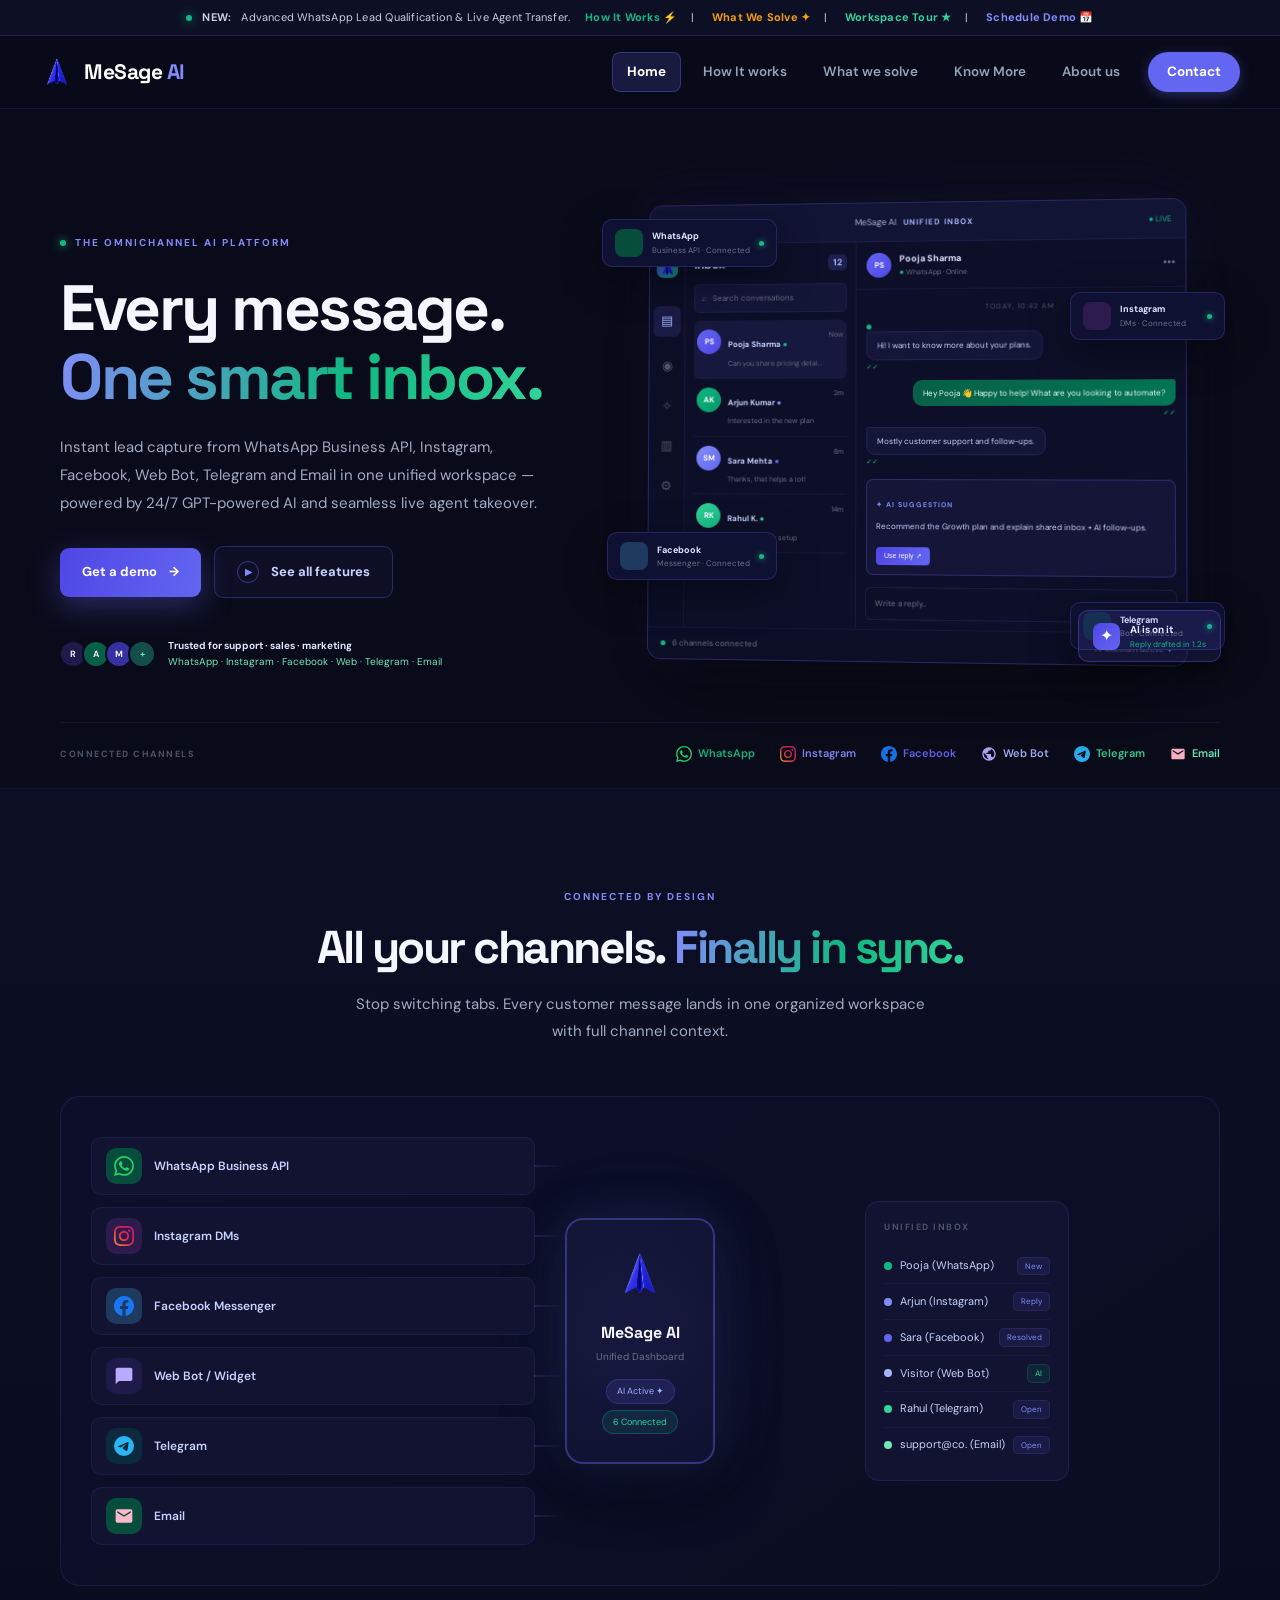
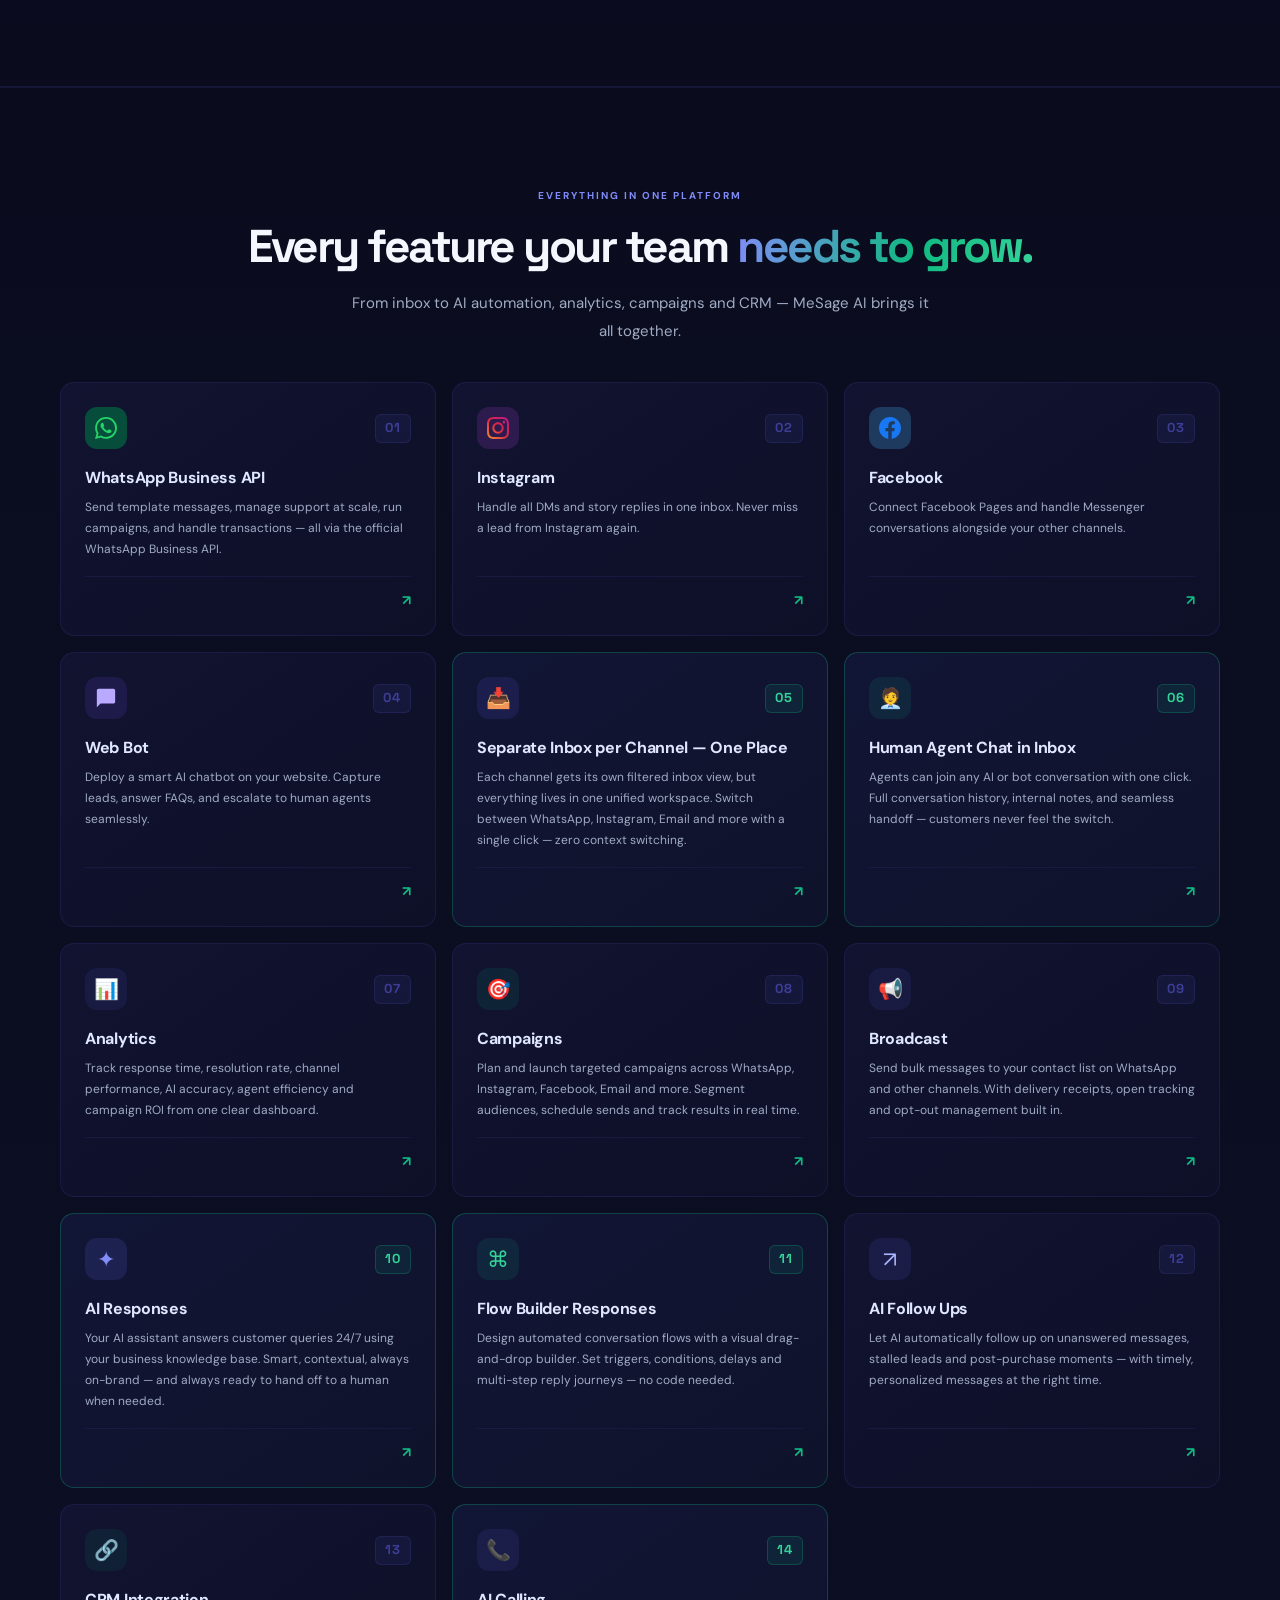
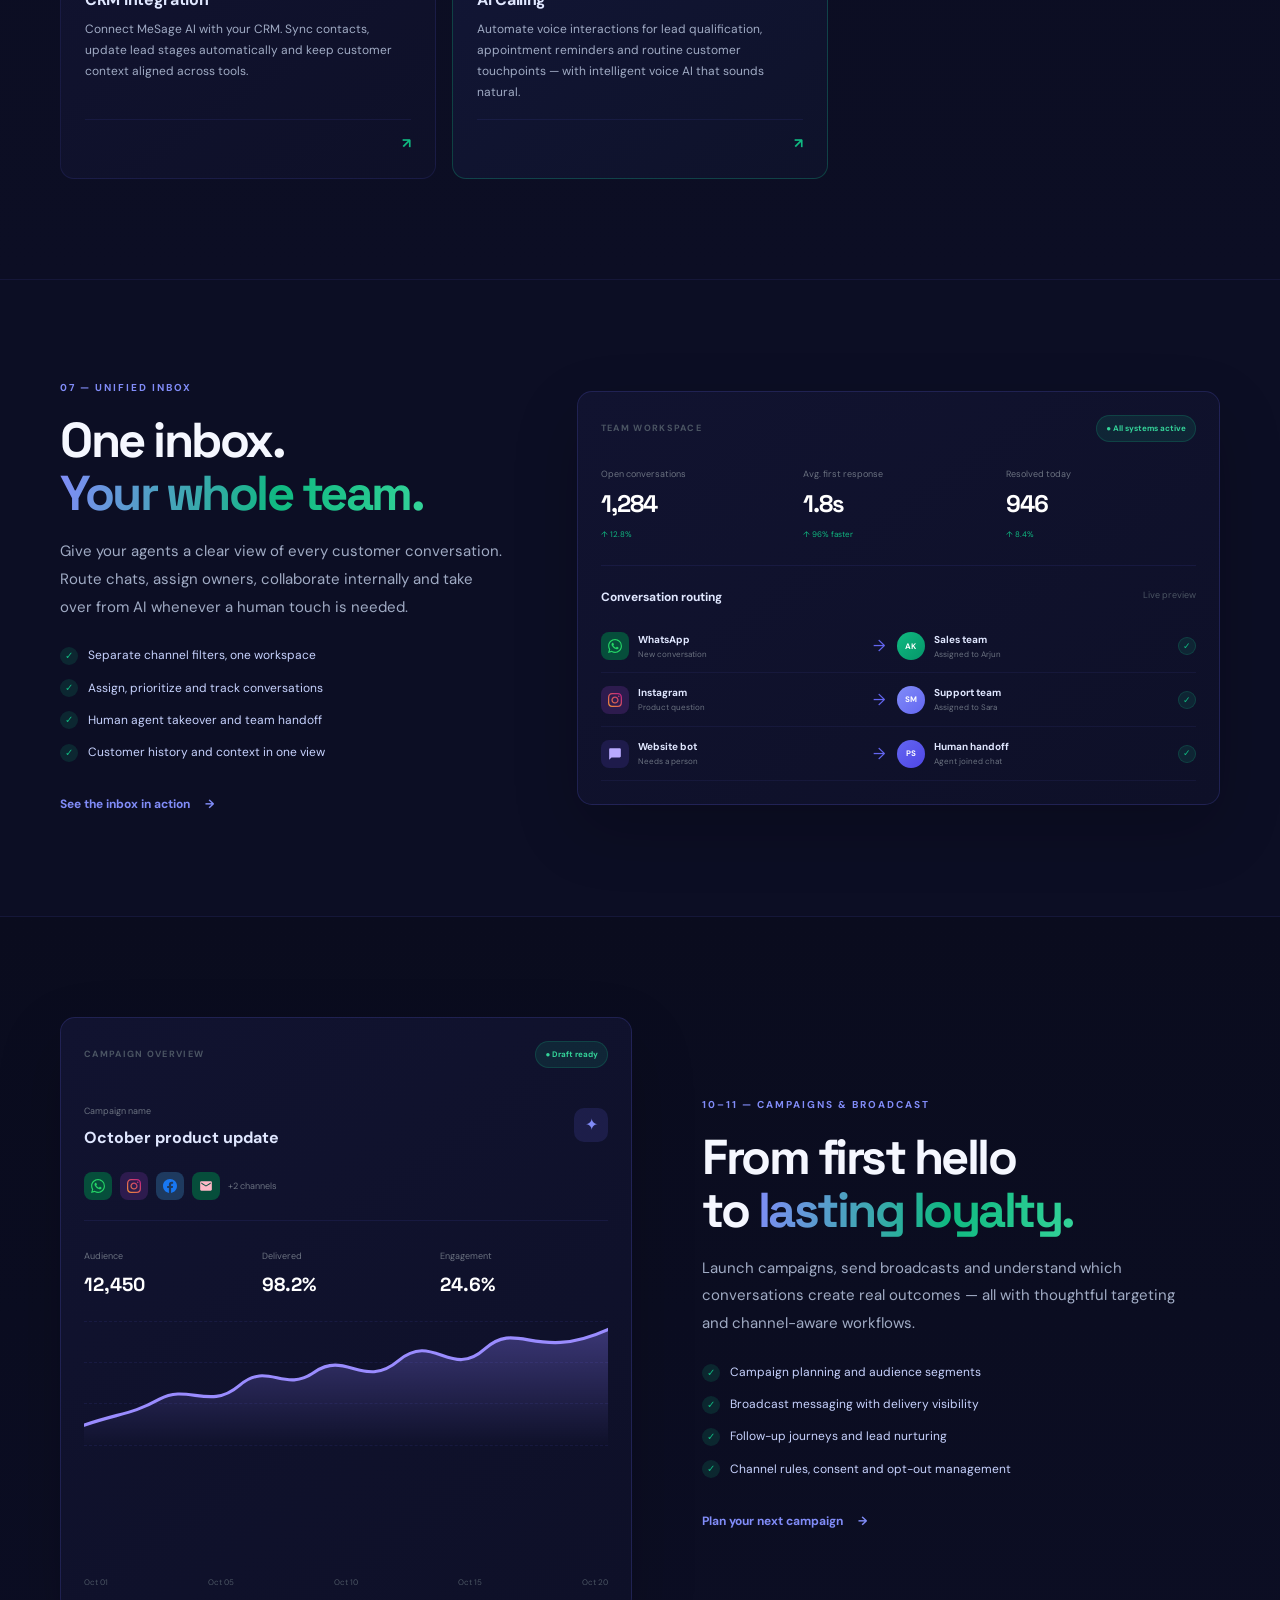
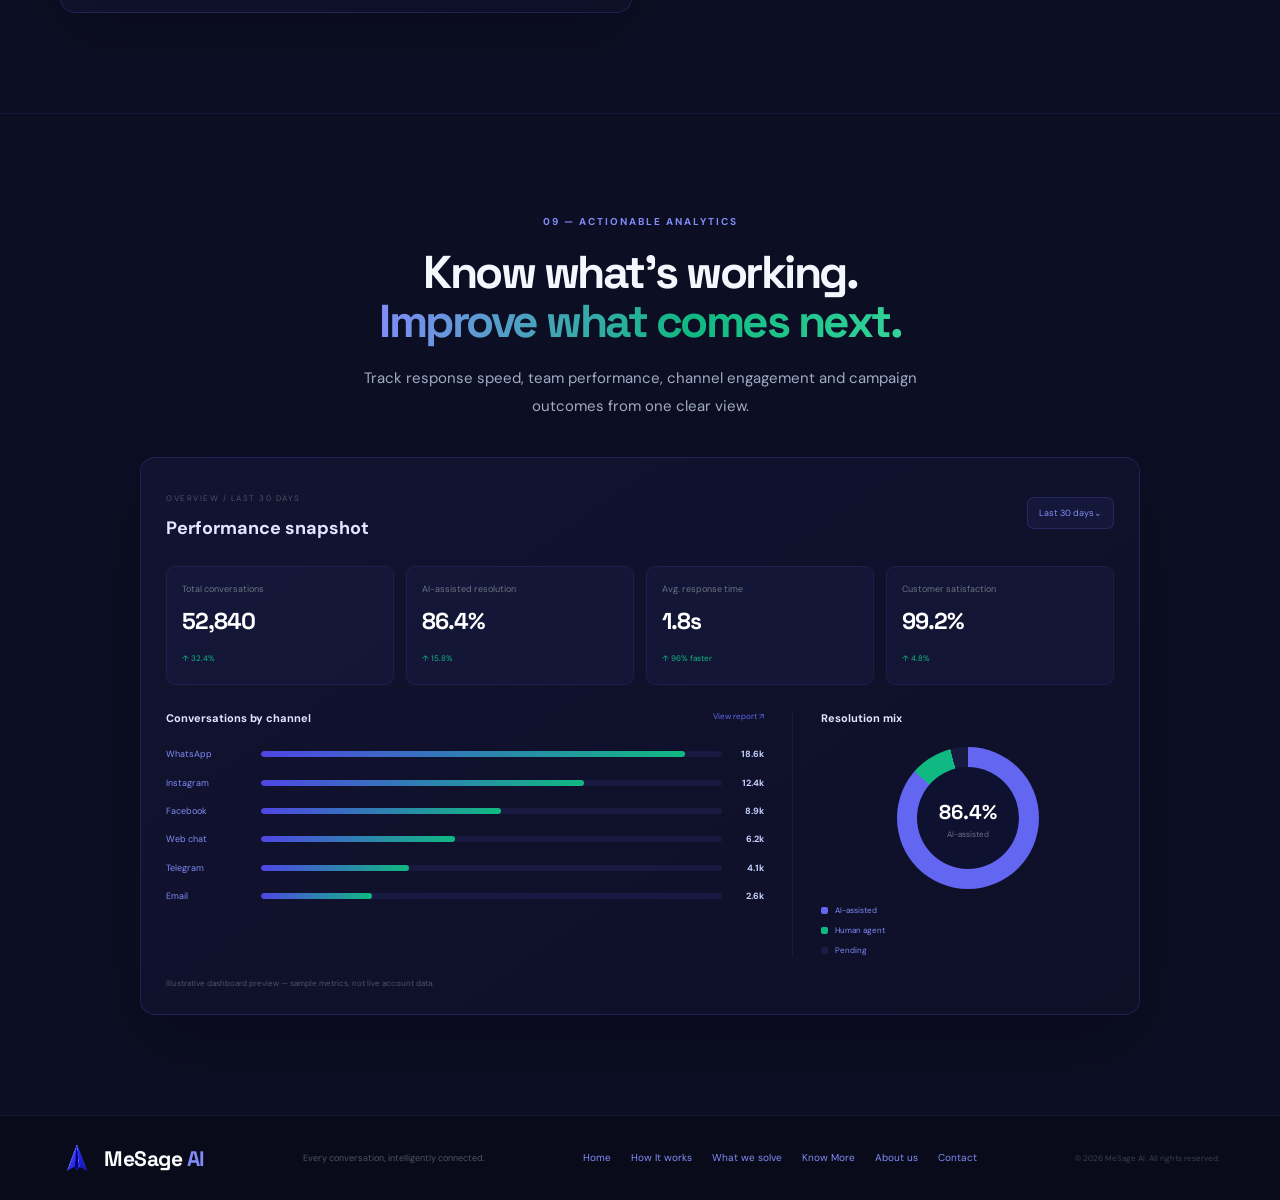
<file: index.html>
<!doctype html>
<html lang="en">
<head>
  <meta charset="utf-8">
  <meta name="viewport" content="width=device-width, initial-scale=1">
  <meta http-equiv="refresh" content="0; url=home.html">
  <title>MeSage AI — Every conversation, intelligently connected</title>
  <link rel="icon" href="assets/logoimg.png" type="image/png">
  <script>
    window.location.replace("home.html");
  </script>
</head>
<body style="background:#080d1b;color:#f8fafc;font-family:-apple-system,BlinkMacSystemFont,'Segoe UI',Roboto,sans-serif;display:flex;align-items:center;justify-content:center;height:100vh;margin:0;text-align:center;">
  <div style="padding:24px;">
    <h2 style="font-size:22px;margin-bottom:8px;">Redirecting to MeSage AI...</h2>
    <p style="font-size:15px;color:#94a3b8;margin-bottom:16px;">If you are not redirected automatically, please follow the link below.</p>
    <a href="home.html" style="display:inline-block;padding:10px 20px;background:#6366f1;color:#fff;border-radius:8px;text-decoration:none;font-weight:700;">Go to Home →</a>
  </div>
</body>
</html>
</file>
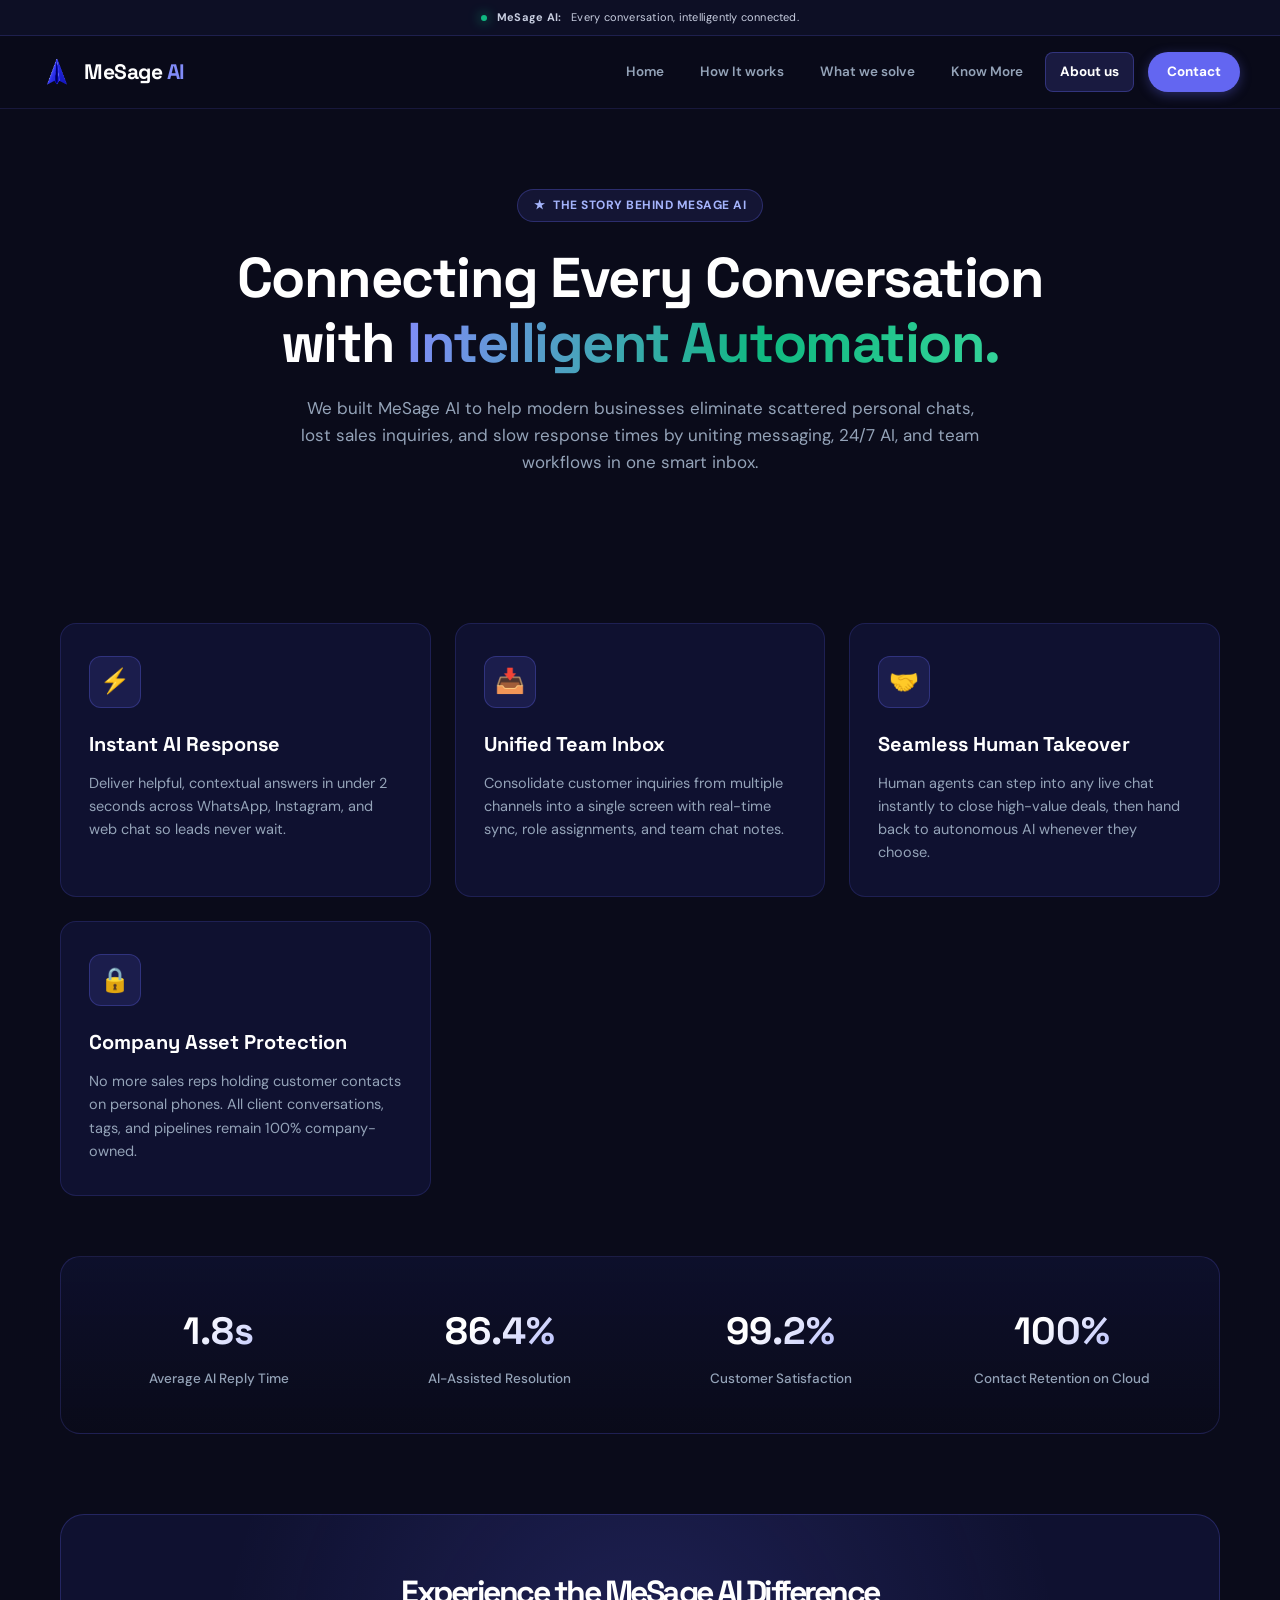
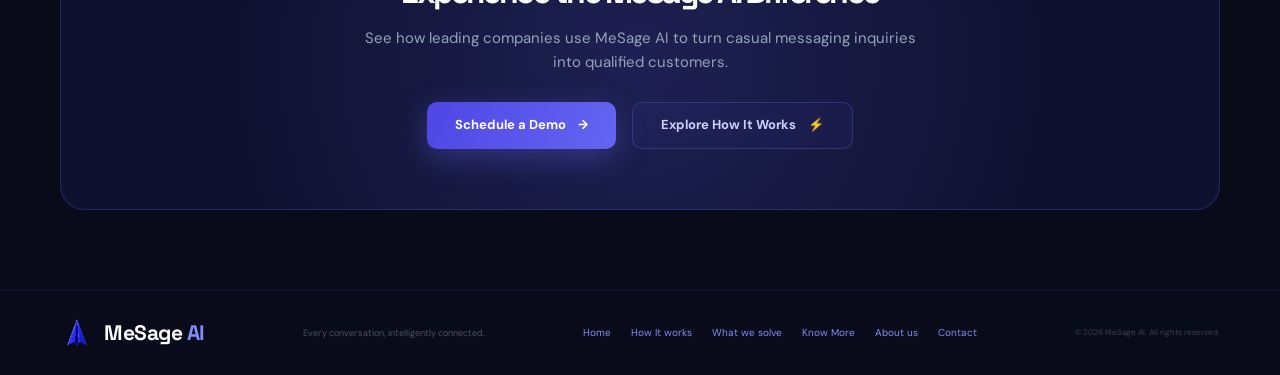
<file: about.html>
<!doctype html>
<html lang="en">
<head>
  <meta charset="utf-8">
  <meta name="viewport" content="width=device-width, initial-scale=1">
  <meta name="theme-color" content="#080d1b">
  <meta name="description" content="About MeSage AI — Unifying WhatsApp, Instagram, Facebook, and Web chat into an intelligent inbox with 24/7 GPT automation and live agent transfer.">
  <title>About Us — MeSage AI</title>
  <link rel="icon" href="assets/logoimg.png" type="image/png">
  <link rel="preconnect" href="https://fonts.googleapis.com">
  <link rel="preconnect" href="https://fonts.gstatic.com" crossorigin>
  <link href="https://fonts.googleapis.com/css2?family=DM+Sans:wght@400;500;600;700&family=Space+Grotesk:wght@400;500;600;700&display=swap" rel="stylesheet">
  <link rel="stylesheet" href="styles.css">
  <link rel="stylesheet" href="header.css">
  <style>
    .about-hero {
      padding: 80px 0 50px;
      text-align: center;
      position: relative;
    }
    .about-hero-pill {
      display: inline-flex;
      align-items: center;
      gap: 8px;
      padding: 6px 16px;
      border-radius: 999px;
      background: rgba(99, 102, 241, 0.12);
      border: 1px solid rgba(99, 102, 241, 0.3);
      color: #a5b4fc;
      font-size: 12px;
      font-weight: 700;
      letter-spacing: 0.5px;
      text-transform: uppercase;
      margin-bottom: 24px;
    }
    .about-title {
      font-size: clamp(36px, 5vw, 56px);
      line-height: 1.15;
      font-family: 'Space Grotesk', sans-serif;
      font-weight: 700;
      letter-spacing: -1.5px;
      max-width: 860px;
      margin: 0 auto 20px;
      color: #ffffff;
    }
    .about-sub {
      font-size: 17px;
      color: #94a3b8;
      max-width: 680px;
      margin: 0 auto 36px;
      line-height: 1.6;
    }
    .about-grid {
      display: grid;
      grid-template-columns: repeat(auto-fit, minmax(280px, 1fr));
      gap: 24px;
      margin: 60px 0;
    }
    .about-card {
      background: #0f1130;
      border: 1px solid rgba(99, 102, 241, 0.18);
      border-radius: 16px;
      padding: 32px 28px;
      transition: all 0.25s ease;
      position: relative;
      overflow: hidden;
    }
    .about-card:hover {
      border-color: rgba(99, 102, 241, 0.45);
      transform: translateY(-3px);
      box-shadow: 0 12px 30px rgba(0, 0, 0, 0.35);
    }
    .about-card-icon {
      width: 52px;
      height: 52px;
      border-radius: 12px;
      background: rgba(99, 102, 241, 0.15);
      border: 1px solid rgba(99, 102, 241, 0.3);
      display: flex;
      align-items: center;
      justify-content: center;
      font-size: 24px;
      margin-bottom: 20px;
    }
    .about-card h3 {
      font-size: 20px;
      font-family: 'Space Grotesk', sans-serif;
      margin: 0 0 12px;
      color: #ffffff;
    }
    .about-card p {
      font-size: 14.5px;
      color: #94a3b8;
      margin: 0;
      line-height: 1.6;
    }
    .about-stats {
      background: linear-gradient(180deg, rgba(15, 17, 48, 0.8), rgba(10, 11, 26, 0.95));
      border: 1px solid rgba(99, 102, 241, 0.2);
      border-radius: 20px;
      padding: 44px 32px;
      margin: 40px 0 80px;
      display: grid;
      grid-template-columns: repeat(auto-fit, minmax(200px, 1fr));
      gap: 30px;
      text-align: center;
    }
    .stat-number {
      font-size: 38px;
      font-weight: 700;
      font-family: 'Space Grotesk', sans-serif;
      color: #ffffff;
      margin-bottom: 6px;
      background: linear-gradient(135deg, #ffffff 40%, #818cf8 100%);
      -webkit-background-clip: text;
      -webkit-text-fill-color: transparent;
    }
    .stat-label {
      font-size: 13.5px;
      color: #94a3b8;
      font-weight: 500;
    }
    .about-cta-box {
      text-align: center;
      background: radial-gradient(circle at center, rgba(99, 102, 241, 0.18), transparent 70%), #0f1130;
      border: 1px solid rgba(99, 102, 241, 0.25);
      border-radius: 24px;
      padding: 60px 30px;
      margin-bottom: 80px;
    }
    .about-cta-box h2 {
      font-size: 32px;
      font-family: 'Space Grotesk', sans-serif;
      margin: 0 0 16px;
      color: #ffffff;
    }
    .about-cta-actions {
      display: flex;
      gap: 16px;
      justify-content: center;
      margin-top: 28px;
      flex-wrap: wrap;
    }
  </style>
</head>
<body>

  <!-- Announcement Bar -->
  <div class="announcement">
    <span class="pulse"></span> <strong>MeSage AI:</strong> Every conversation, intelligently connected.
  </div>

  <!-- Unified Navigation Header -->
  <header class="nav-wrap">
    <nav class="nav container">
      <a class="brand" href="home.html" aria-label="MeSage AI home">
        <img src="assets/logoimg.png" alt="MeSage AI logo" class="brand-logo" onerror="this.src='assets/logogif.gif'">
        <span>MeSage<span class="brand-ai"> AI</span></span>
      </a>
      <button class="menu-toggle" aria-label="Toggle navigation" aria-expanded="false">☰</button>
      <div class="nav-links">
        <a href="home.html">Home</a>
        <a href="how-it-works.html">How It works</a>
        <a href="demo4.html">What we solve</a>
        <a href="demo3.html">Know More</a>
        <a href="about.html" class="active">About us</a>
        <a href="demo2.html" class="nav-contact-btn">Contact</a>
      </div>
    </nav>
  </header>

  <main>
    <section class="about-hero container">
      <div class="about-hero-pill">
        <span>★</span> THE STORY BEHIND MESAGE AI
      </div>
      <h1 class="about-title">
        Connecting Every Conversation with <span class="gradient-text">Intelligent Automation.</span>
      </h1>
      <p class="about-sub">
        We built MeSage AI to help modern businesses eliminate scattered personal chats, lost sales inquiries, and slow response times by uniting messaging, 24/7 AI, and team workflows in one smart inbox.
      </p>
    </section>

    <section class="container">
      <div class="about-grid">
        <div class="about-card">
          <div class="about-card-icon">⚡</div>
          <h3>Instant AI Response</h3>
          <p>Deliver helpful, contextual answers in under 2 seconds across WhatsApp, Instagram, and web chat so leads never wait.</p>
        </div>
        <div class="about-card">
          <div class="about-card-icon">📥</div>
          <h3>Unified Team Inbox</h3>
          <p>Consolidate customer inquiries from multiple channels into a single screen with real-time sync, role assignments, and team chat notes.</p>
        </div>
        <div class="about-card">
          <div class="about-card-icon">🤝</div>
          <h3>Seamless Human Takeover</h3>
          <p>Human agents can step into any live chat instantly to close high-value deals, then hand back to autonomous AI whenever they choose.</p>
        </div>
        <div class="about-card">
          <div class="about-card-icon">🔒</div>
          <h3>Company Asset Protection</h3>
          <p>No more sales reps holding customer contacts on personal phones. All client conversations, tags, and pipelines remain 100% company-owned.</p>
        </div>
      </div>

      <div class="about-stats">
        <div>
          <div class="stat-number">1.8s</div>
          <div class="stat-label">Average AI Reply Time</div>
        </div>
        <div>
          <div class="stat-number">86.4%</div>
          <div class="stat-label">AI-Assisted Resolution</div>
        </div>
        <div>
          <div class="stat-number">99.2%</div>
          <div class="stat-label">Customer Satisfaction</div>
        </div>
        <div>
          <div class="stat-number">100%</div>
          <div class="stat-label">Contact Retention on Cloud</div>
        </div>
      </div>

      <div class="about-cta-box">
        <h2>Experience the MeSage AI Difference</h2>
        <p style="color: #94a3b8; max-width: 580px; margin: 0 auto; font-size: 15px;">
          See how leading companies use MeSage AI to turn casual messaging inquiries into qualified customers.
        </p>
        <div class="about-cta-actions">
          <a href="demo2.html" class="btn btn-primary" style="padding: 12px 28px; border-radius: 10px; font-weight: 700;">Schedule a Demo <span>→</span></a>
          <a href="how-it-works.html" class="btn btn-ghost" style="padding: 12px 28px; border-radius: 10px; font-weight: 700;">Explore How It Works <span>⚡</span></a>
        </div>
      </div>
    </section>
  </main>

  <footer>
    <div class="container footer-row">
      <a class="brand" href="home.html">
        <img src="assets/logoimg.png" alt="MeSage AI" class="logo-gif" onerror="this.src='assets/logogif.gif'">
        <span>MeSage<span class="brand-ai"> AI</span></span>
      </a>
      <p>Every conversation, intelligently connected.</p>
      <div>
        <a href="home.html">Home</a>
        <a href="how-it-works.html">How It works</a>
        <a href="demo4.html">What we solve</a>
        <a href="demo3.html">Know More</a>
        <a href="about.html">About us</a>
        <a href="demo2.html">Contact</a>
      </div>
      <small>© <span id="year"></span> MeSage AI. All rights reserved.</small>
    </div>
  </footer>

  <script src="header.js"></script>
  <script>
    document.getElementById('year').textContent = new Date().getFullYear();
  </script>
</body>
</html>
</file>
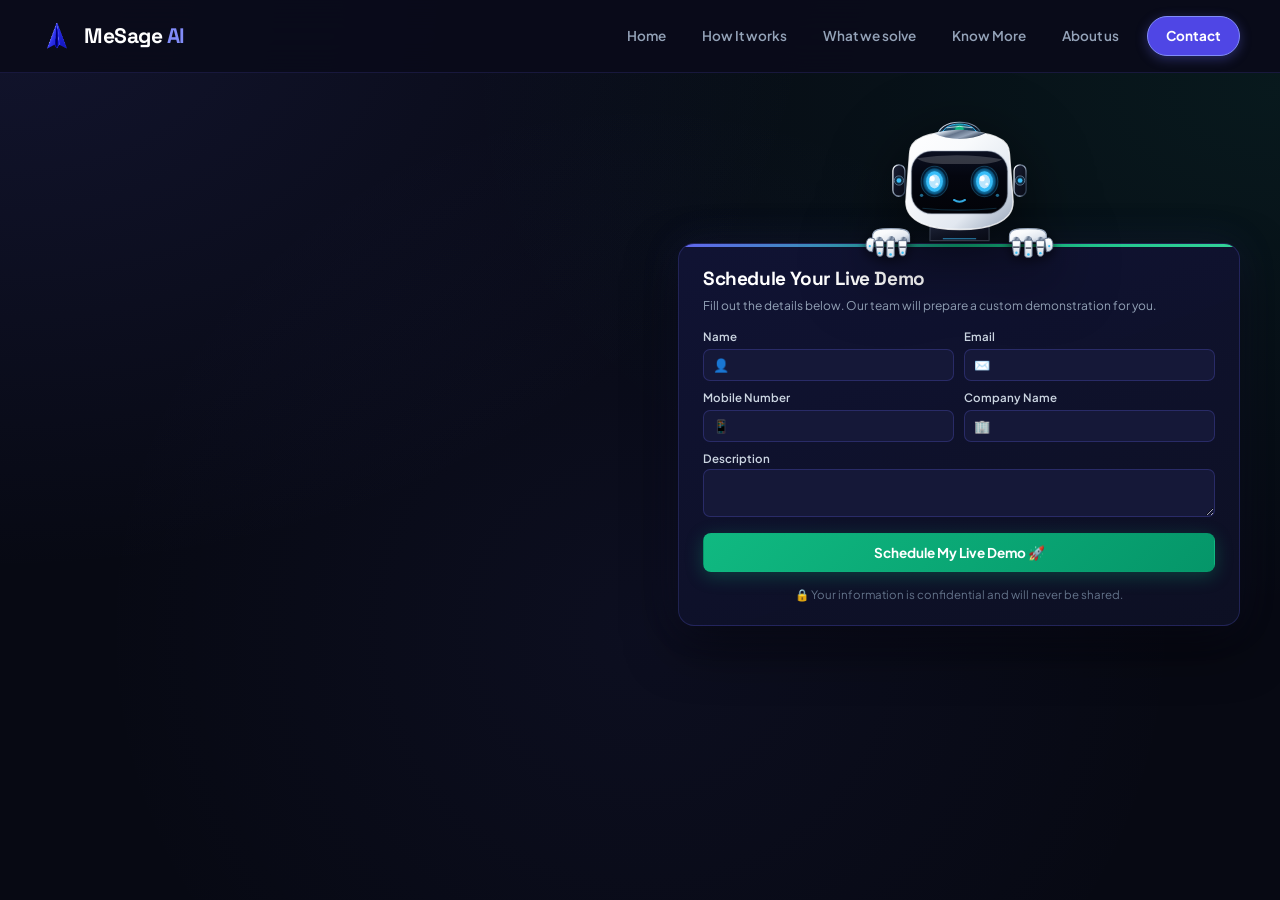
<file: demo2.html>
<!doctype html>
<html lang="en">
<head>
  <meta charset="utf-8">
  <meta name="viewport" content="width=device-width, initial-scale=1">
  <meta name="theme-color" content="#070913">
  <meta name="description" content="Schedule a live demo with MeSage AI.">
  <title>Schedule a Demo (Demo 2) — MeSage AI Omnichannel Platform</title>
  <link rel="preconnect" href="https://fonts.googleapis.com">
  <link rel="preconnect" href="https://fonts.gstatic.com" crossorigin>
  <link href="https://fonts.googleapis.com/css2?family=Plus+Jakarta+Sans:wght@400;500;600;700;800&family=Space+Grotesk:wght@600;700;800&display=swap" rel="stylesheet">
  <link rel="stylesheet" href="demo2.css">
  <link rel="stylesheet" href="header.css">
</head>
<body>

  <!-- Navbar -->
  <header class="nav-wrap">
    <nav class="nav container">
      <a class="brand" href="home.html" aria-label="MeSage AI home">
        <img src="assets/logoimg.png" alt="MeSage AI" class="brand-logo" onerror="this.src='assets/logogif.gif'">
        <span>MeSage<span class="brand-ai"> AI</span></span>
      </a>
      <button class="menu-toggle" aria-label="Toggle navigation" aria-expanded="false">☰</button>
      <div class="nav-links">
        <a href="home.html">Home</a>
        <a href="how-it-works.html">How It works</a>
        <a href="demo4.html">What we solve</a>
        <a href="demo3.html">Know More</a>
        <a href="about.html">About us</a>
        <a href="demo2.html" class="nav-contact-btn active">Contact</a>
      </div>
    </nav>
  </header>

  <main class="schedule-main">
    <div class="container">

      <div class="schedule-grid">

        <!-- Left Column: Empty to keep form on the right side with exact original proportions -->
        <div class="left-spacer"></div>

        <!-- Right Column: Demo Booking Form (with Robot Holding Top) -->
        <section class="form-col" id="formWrapper">

          <!-- Interactive Professional Acting Robot (Holding Top of Form) -->
          <div class="robot-mascot-wrap" id="robotMascotWrap" aria-hidden="true">
            <svg class="robot-svg" viewBox="0 0 280 160" xmlns="http://www.w3.org/2000/svg">
              <defs>
                <!-- Ceramic Armor Gradients (Professional White / Platinum) -->
                <linearGradient id="ceramicHeadGrad" x1="0%" y1="0%" x2="100%" y2="100%">
                  <stop offset="0%" stop-color="#ffffff"/>
                  <stop offset="35%" stop-color="#f8fafc"/>
                  <stop offset="70%" stop-color="#e2e8f0"/>
                  <stop offset="100%" stop-color="#94a3b8"/>
                </linearGradient>

                <linearGradient id="ceramicChestGrad" x1="0%" y1="0%" x2="0%" y2="100%">
                  <stop offset="0%" stop-color="#ffffff"/>
                  <stop offset="40%" stop-color="#f1f5f9"/>
                  <stop offset="100%" stop-color="#cbd5e1"/>
                </linearGradient>

                <!-- Chrome & Titanium Gradients -->
                <linearGradient id="chromeGrad" x1="0%" y1="0%" x2="100%" y2="50%">
                  <stop offset="0%" stop-color="#ffffff"/>
                  <stop offset="25%" stop-color="#cbd5e1"/>
                  <stop offset="50%" stop-color="#64748b"/>
                  <stop offset="75%" stop-color="#94a3b8"/>
                  <stop offset="100%" stop-color="#334155"/>
                </linearGradient>

                <!-- Dark Carbon Fiber Texture & Visor -->
                <linearGradient id="carbonGrad" x1="0%" y1="0%" x2="100%" y2="100%">
                  <stop offset="0%" stop-color="#1e2438"/>
                  <stop offset="50%" stop-color="#0f1322"/>
                  <stop offset="100%" stop-color="#080a14"/>
                </linearGradient>

                <linearGradient id="visorGlassGrad" x1="0%" y1="0%" x2="0%" y2="100%">
                  <stop offset="0%" stop-color="#0b1022"/>
                  <stop offset="40%" stop-color="#04060f"/>
                  <stop offset="100%" stop-color="#020308"/>
                </linearGradient>

                <!-- Translucent Brain Dome Gradient -->
                <linearGradient id="brainDomeGrad" x1="0%" y1="0%" x2="0%" y2="100%">
                  <stop offset="0%" stop-color="#38bdf8" stop-opacity="0.45"/>
                  <stop offset="50%" stop-color="#0ea5e9" stop-opacity="0.2"/>
                  <stop offset="100%" stop-color="#0369a1" stop-opacity="0.05"/>
                </linearGradient>

                <!-- Glowing Filters -->
                <filter id="brainGlow" x="-50%" y="-50%" width="200%" height="200%">
                  <feGaussianBlur stdDeviation="3" result="blur"/>
                  <feMerge>
                    <feMergeNode in="blur"/>
                    <feMergeNode in="SourceGraphic"/>
                  </feMerge>
                </filter>

                <filter id="eyeCyanGlow" x="-40%" y="-40%" width="180%" height="180%">
                  <feGaussianBlur stdDeviation="2.5" result="blur"/>
                  <feMerge>
                    <feMergeNode in="blur"/>
                    <feMergeNode in="SourceGraphic"/>
                  </feMerge>
                </filter>

                <!-- Eye Sockets Clip Paths for Pupil Movement -->
                <clipPath id="leftSocketClip">
                  <ellipse cx="113" cy="74" rx="14" ry="16"/>
                </clipPath>
                <clipPath id="rightSocketClip">
                  <ellipse cx="167" cy="74" rx="14" ry="16"/>
                </clipPath>
              </defs>

              <!-- Hydraulic Cyber Neck & Collar behind card -->
              <g id="robotNeck">
                <path d="M 108 120 L 108 138 L 172 138 L 172 120 Z" fill="url(#carbonGrad)" stroke="rgba(148,163,184,0.3)" stroke-width="1.2"/>
                <!-- Chrome Neck Piston Struts -->
                <line x1="118" y1="124" x2="118" y2="136" stroke="url(#chromeGrad)" stroke-width="2.5" stroke-linecap="round"/>
                <line x1="140" y1="124" x2="140" y2="136" stroke="url(#chromeGrad)" stroke-width="3" stroke-linecap="round"/>
                <line x1="162" y1="124" x2="162" y2="136" stroke="url(#chromeGrad)" stroke-width="2.5" stroke-linecap="round"/>
                <line x1="122" y1="136" x2="158" y2="136" stroke="#38bdf8" stroke-width="1.2" opacity="0.7"/>
              </g>

              <!-- Robot Head Group (Tilts & Tracks Input Fields) -->
              <g id="robotHead" class="robot-head-group">

                <!-- CYBERNETIC NEURAL BRAIN DOME (At Top of Head - Captures Form Data on Submit) -->
                <g id="robotBrainGroup">
                  <!-- Brain Chassis Cradle -->
                  <path d="M 116 28 C 116 16 126 10 140 10 C 154 10 164 16 164 28 Z" fill="url(#carbonGrad)" stroke="url(#chromeGrad)" stroke-width="1.2"/>
                  <!-- Illuminated Neural Synapse Glass Dome -->
                  <path d="M 120 28 C 120 17 128 12 140 12 C 152 12 160 17 160 28 Z" fill="url(#brainDomeGrad)" stroke="#38bdf8" stroke-width="1"/>
                  <!-- Glowing Synapse Circuitry Tracks -->
                  <path d="M 126 25 Q 133 17 140 19 Q 147 17 154 25 M 130 26 Q 135 21 140 22 Q 145 21 150 26" stroke="#38bdf8" stroke-width="1" fill="none" opacity="0.85"/>
                  
                  <!-- Left & Right Neural Side Intake Ports -->
                  <circle id="brainIntakeLeft" cx="122" cy="22" r="2.2" fill="#38bdf8" filter="url(#brainGlow)"/>
                  <path d="M 116 22 L 122 22" stroke="#38bdf8" stroke-width="1.5" stroke-linecap="round"/>
                  
                  <circle id="brainIntakeRight" cx="158" cy="22" r="2.2" fill="#38bdf8" filter="url(#brainGlow)"/>
                  <path d="M 158 22 L 164 22" stroke="#38bdf8" stroke-width="1.5" stroke-linecap="round"/>

                  <circle cx="132" cy="20" r="1.2" fill="#38bdf8"/>
                  <circle cx="148" cy="20" r="1.2" fill="#38bdf8"/>
                  <!-- Central Quantum Brain Core Beacon -->
                  <circle id="robotBeacon" cx="140" cy="18" r="4.5" fill="#10b981" filter="url(#brainGlow)"/>
                  <!-- Glass Dome Specular Glare -->
                  <path d="M 126 16 Q 140 13 154 16" stroke="rgba(255,255,255,0.7)" stroke-width="1" fill="none"/>
                </g>

                <!-- Side Cyber Audio Pods (Ears) -->
                <g id="robotEars">
                  <!-- Left Audio Pod -->
                  <rect x="68" y="56" width="13" height="34" rx="6.5" fill="url(#carbonGrad)" stroke="url(#chromeGrad)" stroke-width="1.4"/>
                  <circle cx="74.5" cy="73" r="5" fill="#080a14" stroke="#64748b" stroke-width="1"/>
                  <circle cx="74.5" cy="73" r="2.5" fill="#38bdf8" filter="url(#eyeCyanGlow)"/>
                  
                  <!-- Right Audio Pod -->
                  <rect x="199" y="56" width="13" height="34" rx="6.5" fill="url(#carbonGrad)" stroke="url(#chromeGrad)" stroke-width="1.4"/>
                  <circle cx="205.5" cy="73" r="5" fill="#080a14" stroke="#64748b" stroke-width="1"/>
                  <circle cx="205.5" cy="73" r="2.5" fill="#38bdf8" filter="url(#eyeCyanGlow)"/>
                </g>

                <!-- Sculpted Ceramic Armor Skull Chassis -->
                <path d="M 86 44 C 86 26 110 20 140 20 C 170 20 194 26 194 44 L 198 96 C 198 118 172 126 140 126 C 108 126 82 118 82 96 Z" fill="url(#ceramicHeadGrad)" stroke="rgba(255,255,255,0.8)" stroke-width="1.5"/>
                
                <!-- Skull Top Aerodynamic Ridge Accent -->
                <path d="M 112 22 C 122 19 135 18 140 18 C 145 18 158 19 168 22 C 160 26 150 28 140 28 C 130 28 120 26 112 22 Z" fill="url(#chromeGrad)"/>

                <!-- Glossy OLED Curved Visor Faceplate -->
                <rect x="88" y="41" width="104" height="68" rx="22" fill="url(#visorGlassGrad)" stroke="rgba(148,163,184,0.35)" stroke-width="1.6"/>

                <!-- Curved Glass Horizon Glare Arc -->
                <path d="M 94 49 Q 140 42 186 50 C 176 57 150 55 140 55 C 130 55 104 57 94 49 Z" fill="rgba(255,255,255,0.18)"/>
                <path d="M 100 103 Q 140 107 180 103" stroke="rgba(56,189,248,0.2)" stroke-width="1.2" fill="none"/>

                <!-- Interactive Face & Expressive High-Tech Camera Eyes -->
                <g id="robotFace">
                  <!-- Left Ocular Socket Background -->
                  <ellipse cx="113" cy="74" rx="14.5" ry="16.5" fill="#040714" stroke="rgba(56,189,248,0.3)" stroke-width="1.2"/>
                  <!-- Right Ocular Socket Background -->
                  <ellipse cx="167" cy="74" rx="14.5" ry="16.5" fill="#040714" stroke="rgba(56,189,248,0.3)" stroke-width="1.2"/>

                  <!-- Left Pupil (Smooth Real-time Tracking) -->
                  <g clip-path="url(#leftSocketClip)">
                    <g id="pupilLeft" class="robot-pupil">
                      <ellipse cx="113" cy="74" rx="12" ry="14" fill="#0284c7" opacity="0.5" filter="url(#eyeCyanGlow)"/>
                      <ellipse cx="113" cy="74" rx="9" ry="11" fill="#38bdf8" filter="url(#eyeCyanGlow)"/>
                      <ellipse cx="113" cy="74" rx="6" ry="7.5" fill="#bae6fd"/>
                      <circle cx="110.5" cy="71" r="2.8" fill="#ffffff"/>
                      <circle cx="115.5" cy="77" r="1.5" fill="#ffffff" opacity="0.85"/>
                    </g>
                    <!-- Eyelid for Blinking -->
                    <rect id="eyelidLeft" class="robot-eyelid" x="97" y="56" width="32" height="20" fill="#020308"/>
                  </g>

                  <!-- Right Pupil (Smooth Real-time Tracking) -->
                  <g clip-path="url(#rightSocketClip)">
                    <g id="pupilRight" class="robot-pupil">
                      <ellipse cx="167" cy="74" rx="12" ry="14" fill="#0284c7" opacity="0.5" filter="url(#eyeCyanGlow)"/>
                      <ellipse cx="167" cy="74" rx="9" ry="11" fill="#38bdf8" filter="url(#eyeCyanGlow)"/>
                      <ellipse cx="167" cy="74" rx="6" ry="7.5" fill="#bae6fd"/>
                      <circle cx="164.5" cy="71" r="2.8" fill="#ffffff"/>
                      <circle cx="169.5" cy="77" r="1.5" fill="#ffffff" opacity="0.85"/>
                    </g>
                    <!-- Eyelid for Blinking -->
                    <rect id="eyelidRight" class="robot-eyelid" x="151" y="56" width="32" height="20" fill="#020308"/>
                  </g>

                  <!-- Status HUD Dots -->
                  <circle cx="99" cy="89" r="1.8" fill="#38bdf8" opacity="0.55"/>
                  <circle cx="181" cy="89" r="1.8" fill="#38bdf8" opacity="0.55"/>

                  <!-- Happy Eyes (Celebration on Successful Submission) -->
                  <g id="happyEyes" class="robot-happy-eyes" style="display: none;">
                    <path d="M 103 78 Q 113 64 123 78" stroke="#34d399" stroke-width="3.8" fill="none" stroke-linecap="round" filter="url(#eyeCyanGlow)"/>
                    <path d="M 157 78 Q 167 64 177 78" stroke="#34d399" stroke-width="3.8" fill="none" stroke-linecap="round" filter="url(#eyeCyanGlow)"/>
                  </g>

                  <!-- High-Tech LED Smile Line -->
                  <path id="robotMouth" d="M 134 94 Q 140 98 146 94" stroke="#38bdf8" stroke-width="2.2" fill="none" stroke-linecap="round" opacity="0.9"/>
                </g>
              </g>

              <!-- ARTICULATED MECHANICAL HANDS GRIPPING TOP OF FORM -->
              
              <!-- Left Gripping Hand (Holding top of form firmly) -->
              <g id="handLeft" class="robot-hand">
                <!-- Ceramic Knuckle Guard / Dorsal Plate Arching Over Edge -->
                <path d="M 46 133 C 46 126 53 125 66 125 C 79 125 86 126 86 133 L 86 139 L 46 139 Z" fill="url(#ceramicHeadGrad)" stroke="#94a3b8" stroke-width="1.2"/>

                <!-- Opposable Thumb Bracing Outer Left Edge -->
                <path d="M 44 135 C 41 135 39 138 39 143 C 39 148 42 150 46 150 L 48 136 Z" fill="url(#ceramicChestGrad)" stroke="#64748b" stroke-width="1"/>
                <circle cx="43" cy="144" r="1.2" fill="#38bdf8"/>

                <!-- Index Finger (Curved Over Lip, angled slightly inward) -->
                <g id="fingerL1">
                  <circle cx="53" cy="138" r="4.2" fill="url(#chromeGrad)"/>
                  <path d="M 49 138 C 49 138 50 148 51 153 C 51.5 155.5 56.5 155.5 57 153 C 58 148 58 138 58 138 Z" fill="url(#ceramicChestGrad)" stroke="#64748b" stroke-width="1"/>
                  <line x1="50" y1="145" x2="57.5" y2="145" stroke="#1e2438" stroke-width="1.3"/>
                  <circle cx="53.5" cy="151.5" r="1.3" fill="#38bdf8"/>
                </g>

                <!-- Middle Finger (Strongest Grip, Deepest Curl) -->
                <g id="fingerL2">
                  <circle cx="66" cy="137.5" r="4.5" fill="url(#chromeGrad)"/>
                  <path d="M 61.5 137.5 L 61.5 154 C 61.5 157 69.5 157 69.5 154 L 69.5 137.5 Z" fill="url(#ceramicChestGrad)" stroke="#64748b" stroke-width="1"/>
                  <line x1="62.5" y1="146" x2="68.5" y2="146" stroke="#1e2438" stroke-width="1.3"/>
                  <circle cx="65.5" cy="153" r="1.4" fill="#38bdf8"/>
                </g>

                <!-- Ring Finger (Curved Over Lip, angled slightly outward) -->
                <g id="fingerL3">
                  <circle cx="79" cy="138" r="4.2" fill="url(#chromeGrad)"/>
                  <path d="M 74 138 C 74 138 74.5 148 75.5 152.5 C 76 155 81 155 81.5 152.5 C 82.5 148 83 138 83 138 Z" fill="url(#ceramicChestGrad)" stroke="#64748b" stroke-width="1"/>
                  <line x1="75" y1="145" x2="82" y2="145" stroke="#1e2438" stroke-width="1.3"/>
                  <circle cx="78.5" cy="151" r="1.3" fill="#38bdf8"/>
                </g>
              </g>

              <!-- Right Gripping Hand (Holding top of form firmly before submit) -->
              <g id="handRight" class="robot-hand">
                <!-- Ceramic Knuckle Guard / Dorsal Plate Arching Over Edge -->
                <path d="M 194 133 C 194 126 201 125 214 125 C 227 125 234 126 234 133 L 234 139 L 194 139 Z" fill="url(#ceramicHeadGrad)" stroke="#94a3b8" stroke-width="1.2"/>

                <!-- Ring Finger (Curved Over Lip, angled slightly inward) -->
                <g id="fingerR3">
                  <circle cx="201" cy="138" r="4.2" fill="url(#chromeGrad)"/>
                  <path d="M 197 138 C 197 138 197.5 148 198.5 152.5 C 199 155 204 155 204.5 152.5 C 205.5 148 206 138 206 138 Z" fill="url(#ceramicChestGrad)" stroke="#64748b" stroke-width="1"/>
                  <line x1="198" y1="145" x2="205" y2="145" stroke="#1e2438" stroke-width="1.3"/>
                  <circle cx="201.5" cy="151" r="1.3" fill="#38bdf8"/>
                </g>

                <!-- Middle Finger (Strongest Grip, Deepest Curl) -->
                <g id="fingerR2">
                  <circle cx="214" cy="137.5" r="4.5" fill="url(#chromeGrad)"/>
                  <path d="M 210.5 137.5 L 210.5 154 C 210.5 157 218.5 157 218.5 154 L 218.5 137.5 Z" fill="url(#ceramicChestGrad)" stroke="#64748b" stroke-width="1"/>
                  <line x1="211.5" y1="146" x2="217.5" y2="146" stroke="#1e2438" stroke-width="1.3"/>
                  <circle cx="214.5" cy="153" r="1.4" fill="#38bdf8"/>
                </g>

                <!-- Index Finger (Curved Over Lip, angled slightly outward) -->
                <g id="fingerR1">
                  <circle cx="227" cy="138" r="4.2" fill="url(#chromeGrad)"/>
                  <path d="M 223 138 C 223 138 223.5 148 224.5 153 C 225 155.5 230 155.5 230.5 153 C 231.5 148 232 138 232 138 Z" fill="url(#ceramicChestGrad)" stroke="#64748b" stroke-width="1"/>
                  <line x1="224" y1="145" x2="231" y2="145" stroke="#1e2438" stroke-width="1.3"/>
                  <circle cx="227.5" cy="151.5" r="1.3" fill="#38bdf8"/>
                </g>

                <!-- Opposable Thumb Bracing Outer Right Edge -->
                <path d="M 236 135 C 239 135 241 138 241 143 C 241 148 238 150 234 150 L 232 136 Z" fill="url(#ceramicChestGrad)" stroke="#64748b" stroke-width="1"/>
                <circle cx="237" cy="144" r="1.2" fill="#38bdf8"/>
              </g>

              <!-- Right THUMBS-UP Hand (Raised in Victory on Successful Submit) -->
              <g id="handRightThumbsUp" class="robot-thumbs-up" style="display: none;">
                <!-- Forearm Piston Angling Upward with Natural Clear Space -->
                <path d="M 200 128 C 208 120 220 108 230 94" stroke="url(#carbonGrad)" stroke-width="15" stroke-linecap="round" fill="none"/>
                <path d="M 202 126 C 210 118 221 106 231 92" stroke="url(#ceramicHeadGrad)" stroke-width="9" stroke-linecap="round" fill="none"/>
                <line x1="210" y1="116" x2="224" y2="100" stroke="url(#chromeGrad)" stroke-width="3" stroke-linecap="round"/>

                <!-- Chrome Ball Wrist Socket & Titanium Collar -->
                <circle cx="233" cy="88" r="8" fill="url(#chromeGrad)"/>
                <rect x="226" y="83" width="14" height="9" rx="3.5" fill="url(#carbonGrad)" stroke="url(#chromeGrad)" stroke-width="1.2" transform="rotate(-18 233 88)"/>

                <!-- Sculpted Ceramic Fist Core -->
                <path d="M 230 84 C 228 76 230 64 238 60 C 247 56 258 60 258 72 C 258 84 250 88 238 88 Z" fill="url(#ceramicHeadGrad)" stroke="#94a3b8" stroke-width="1.2"/>

                <!-- 4 Curled Fingers in Perspective (Clean 3D Folded Fist) -->
                <!-- Finger 1: Index Curled -->
                <path d="M 237 60 L 250 60 C 254 60 256 63 256 66 C 256 69 253 72 249 72 L 237 72 Z" fill="url(#ceramicChestGrad)" stroke="#64748b" stroke-width="1"/>
                <circle cx="252" cy="66" r="1.6" fill="url(#chromeGrad)"/>

                <!-- Finger 2: Middle Curled -->
                <path d="M 236 67 L 251 67 C 255 67 257 70 257 73.5 C 257 77 254 80 250 80 L 236 80 Z" fill="url(#ceramicChestGrad)" stroke="#64748b" stroke-width="1"/>
                <circle cx="253" cy="73.5" r="1.6" fill="url(#chromeGrad)"/>

                <!-- Finger 3: Ring Curled -->
                <path d="M 234 75 L 249 75 C 253 75 255 78 255 81 C 255 84 252 87 248 87 L 234 87 Z" fill="url(#ceramicChestGrad)" stroke="#64748b" stroke-width="1"/>
                <circle cx="251" cy="81" r="1.6" fill="url(#chromeGrad)"/>

                <!-- Finger 4: Pinky Curled -->
                <path d="M 232 82 L 246 82 C 249 82 251 84.5 251 87 C 251 89.5 248 92 245 92 L 232 92 Z" fill="url(#ceramicChestGrad)" stroke="#64748b" stroke-width="1"/>
                <circle cx="248" cy="87" r="1.4" fill="url(#chromeGrad)"/>

                <!-- Thumb Base Swivel (Chrome Sphere) -->
                <circle cx="230" cy="67" r="6.5" fill="url(#chromeGrad)"/>

                <!-- Sleek Ceramic Thumb Body (Pointing Confidently Upward) -->
                <!-- Proximal Segment -->
                <path d="M 224 67 C 223 58 225 50 228 44 C 233 44 236 49 237 57 C 237 63 234 68 230 70 Z" fill="url(#ceramicHeadGrad)" stroke="#cbd5e1" stroke-width="1"/>
                
                <!-- Distal Segment & Rounded Tip (Smooth ~20px Upright Contour) -->
                <path d="M 225 46 C 224 38 226 31 230 30 C 234 29 237 34 236 43 C 235 48 234 50 228 50 Z" fill="url(#ceramicChestGrad)" stroke="#ffffff" stroke-width="1.3"/>
                
                <!-- Specular Thumb Ridge Highlight -->
                <path d="M 227 45 C 226 37 228 32 231 31" stroke="#ffffff" stroke-width="1.5" stroke-linecap="round" fill="none"/>
                
                <!-- Emerald Glowing Status Knuckle Seam -->
                <line x1="226" y1="46" x2="235" y2="45" stroke="#10b981" stroke-width="2.2" stroke-linecap="round" filter="url(#brainGlow)"/>

                <!-- Victory Diamond Star Flare at Tip -->
                <path d="M 231 16 Q 231 24 239 24 Q 231 24 231 32 Q 231 24 223 24 Q 231 24 231 16 Z" fill="#34d399" filter="url(#brainGlow)"/>
                <circle cx="231" cy="24" r="1.8" fill="#ffffff"/>

                <!-- Ambient Cyber Sparkles -->
                <circle cx="246" cy="30" r="1.8" fill="#38bdf8" filter="url(#brainGlow)"/>
                <circle cx="218" cy="22" r="1.3" fill="#38bdf8" filter="url(#brainGlow)"/>
              </g>

            </svg>
          </div>

          <!-- Dynamic Flying Data Particles Container -->
          <div id="flyingDataOverlay" class="flying-data-overlay" aria-hidden="true"></div>

          <div class="form-wrapper-card">

            <div class="form-header" id="formHeader">
              <h2>Schedule Your Live Demo</h2>
              <p>Fill out the details below. Our team will prepare a custom demonstration for you.</p>
            </div>

            <div id="alertBanner" class="alert-banner"></div>

            <!-- Booking Form (No Placeholders - Compact 2-Col Layout) -->
            <form id="scheduleDemoForm" class="demo-form" action="https://formsubmit.co/mesageai1@gmail.com" method="POST" novalidate>
              <input type="hidden" name="_subject" value="New Demo Schedule Request - MeSage AI">
              <input type="hidden" name="_template" value="box">
              <input type="hidden" name="_captcha" value="false">
              
              <!-- Row 1: Name & Email -->
              <div class="form-row">
                <!-- 1. Name -->
                <div class="form-group" id="groupName">
                  <label for="fullName" class="form-label">
                    <span>Name</span>
                  </label>
                  <div class="input-container">
                    <span class="input-icon">👤</span>
                    <input 
                      type="text" 
                      id="fullName" 
                      name="name" 
                      class="form-input" 
                      autocomplete="name"
                    >
                  </div>
                  <span class="field-error">Please enter your name.</span>
                </div>

                <!-- 2. Email -->
                <div class="form-group" id="groupEmail">
                  <label for="workEmail" class="form-label">
                    <span>Email</span>
                  </label>
                  <div class="input-container">
                    <span class="input-icon">✉️</span>
                    <input 
                      type="email" 
                      id="workEmail" 
                      name="email" 
                      class="form-input" 
                      autocomplete="email"
                    >
                  </div>
                  <span class="field-error">Please enter a valid email address.</span>
                </div>
              </div>

              <!-- Row 2: Mobile & Company -->
              <div class="form-row">
                <!-- 3. Mobile Number (Mandatory) -->
                <div class="form-group" id="groupPhone">
                  <label for="mobileNumber" class="form-label">
                    <span>Mobile Number</span>
                  </label>
                  <div class="input-container">
                    <span class="input-icon">📱</span>
                    <input 
                      type="tel" 
                      id="mobileNumber" 
                      name="mobile_number" 
                      class="form-input" 
                      required 
                      autocomplete="tel"
                    >
                  </div>
                  <span class="field-error">Please enter a valid mobile number to continue.</span>
                </div>

                <!-- 4. Company Name -->
                <div class="form-group" id="groupCompany">
                  <label for="companyName" class="form-label">
                    <span>Company Name</span>
                  </label>
                  <div class="input-container">
                    <span class="input-icon">🏢</span>
                    <input 
                      type="text" 
                      id="companyName" 
                      name="company_name" 
                      class="form-input" 
                      autocomplete="organization"
                    >
                  </div>
                  <span class="field-error">Please enter your company name.</span>
                </div>
              </div>

              <!-- 5. Description -->
              <div class="form-group textarea-container" id="groupDescription">
                <label for="description" class="form-label">
                  <span>Description</span>
                </label>
                <textarea 
                  id="description" 
                  name="description" 
                  class="form-input form-textarea" 
                  rows="2"
                ></textarea>
                <span class="field-error">Please enter a description.</span>
              </div>

              <!-- Submit Button -->
              <button type="submit" id="submitBtn" class="btn btn-primary btn-submit">
                <span id="btnSpinner" class="spinner" style="display: none;"></span>
                <span id="btnText">Schedule My Live Demo 🚀</span>
              </button>

              <div class="form-disclaimer">
                <span>🔒 Your information is confidential and will never be shared.</span>
              </div>

            </form>

            <!-- Success State -->
            <div id="successCard" class="success-card">
              <div class="success-icon-wrap">✓</div>
              <h3>Demo Request Confirmed!</h3>
              <p>
                Thank you! Your demo details have been submitted. We've sent a confirmation to your email, and our team will reach out via WhatsApp/Email to finalize the calendar slot.
              </p>
            </div>

          </div>
        </section>

      </div>

    </div>
  </main>

  <script src="header.js"></script>
  <script src="demo2.js"></script>
</body>
</html>
</file>
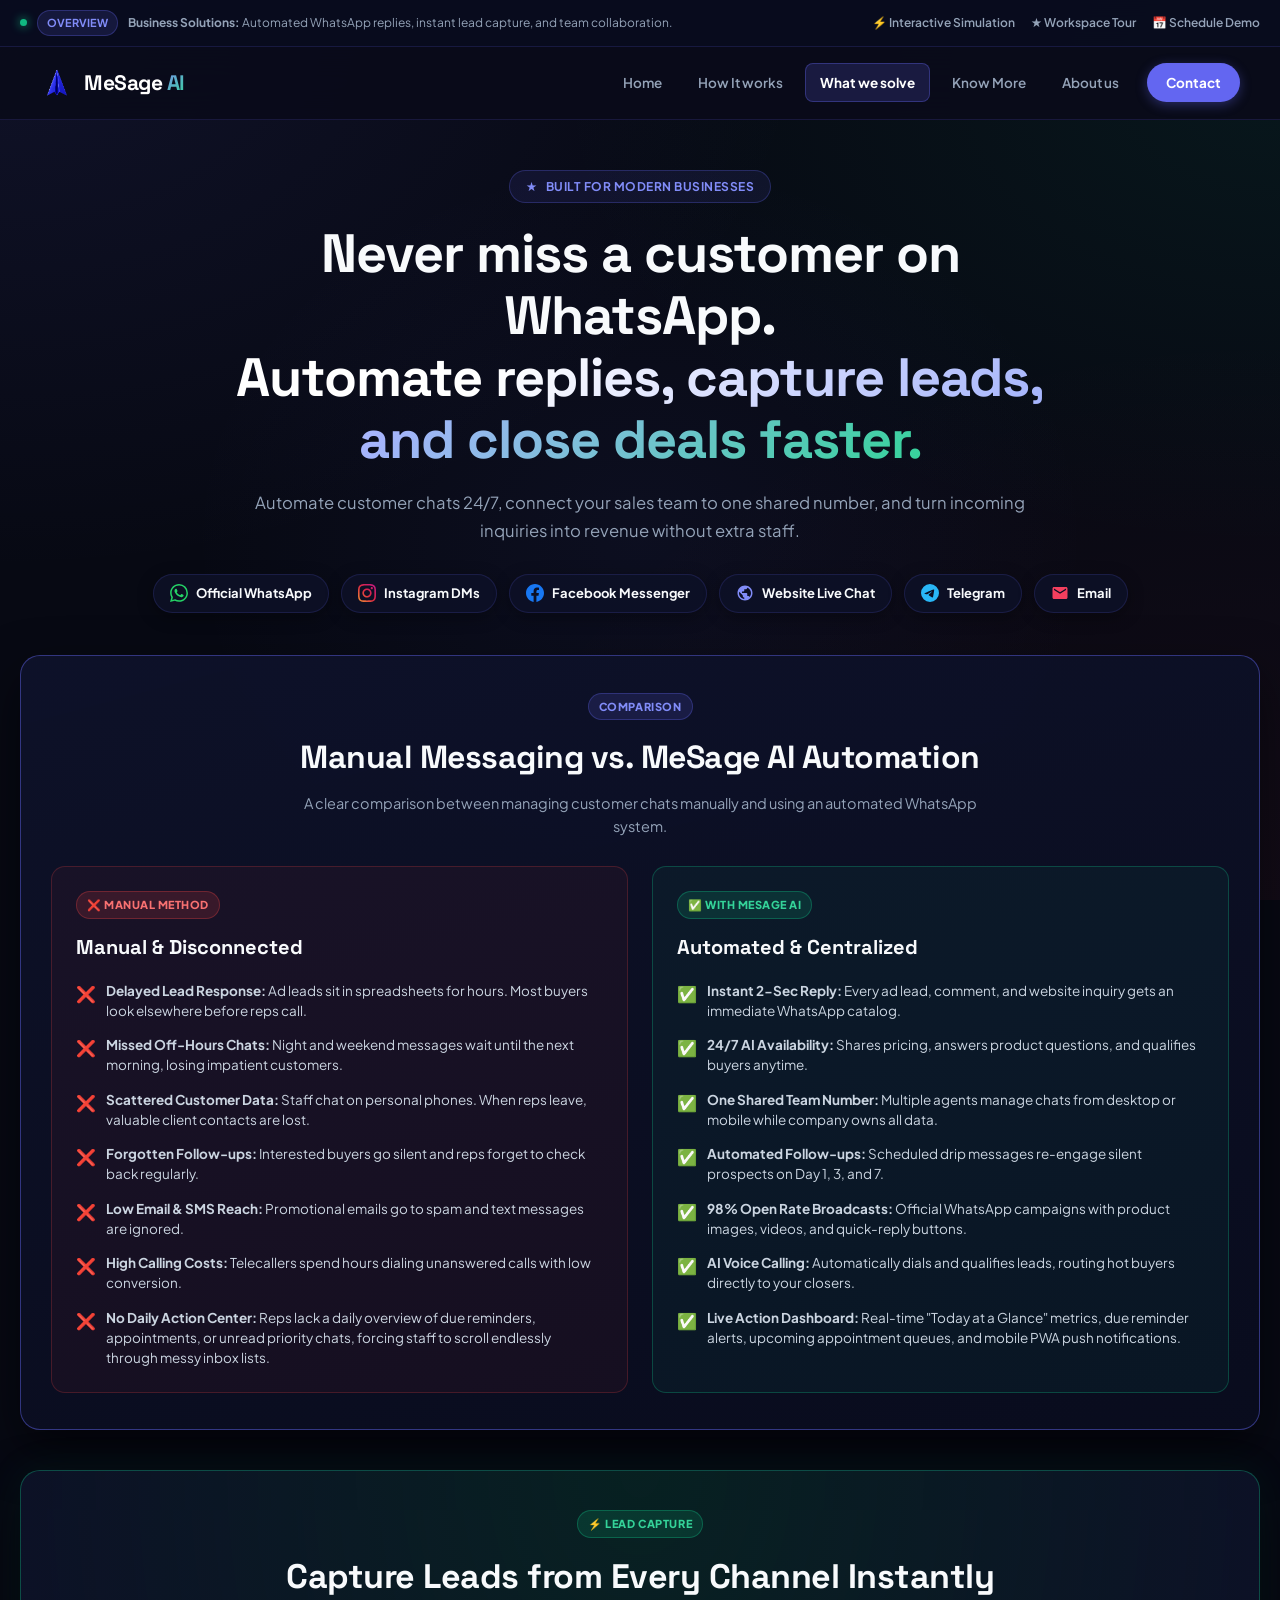
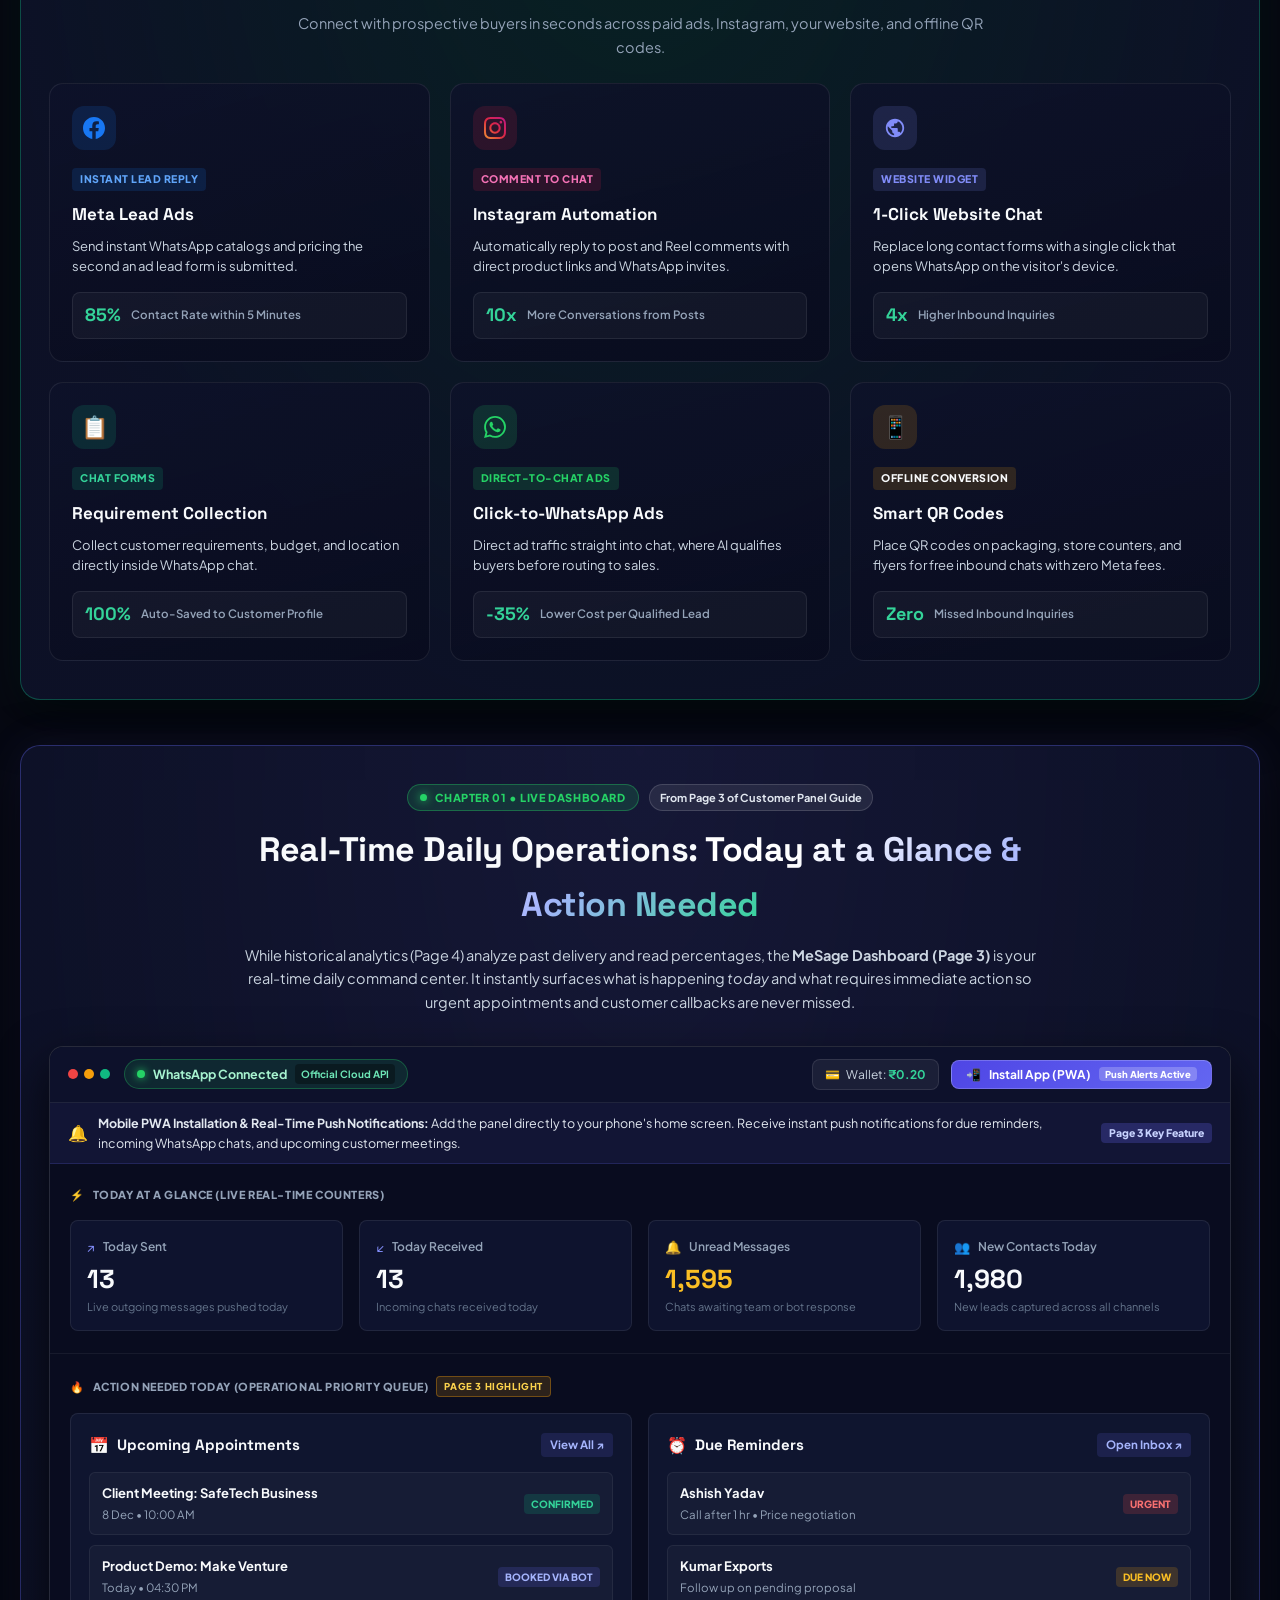
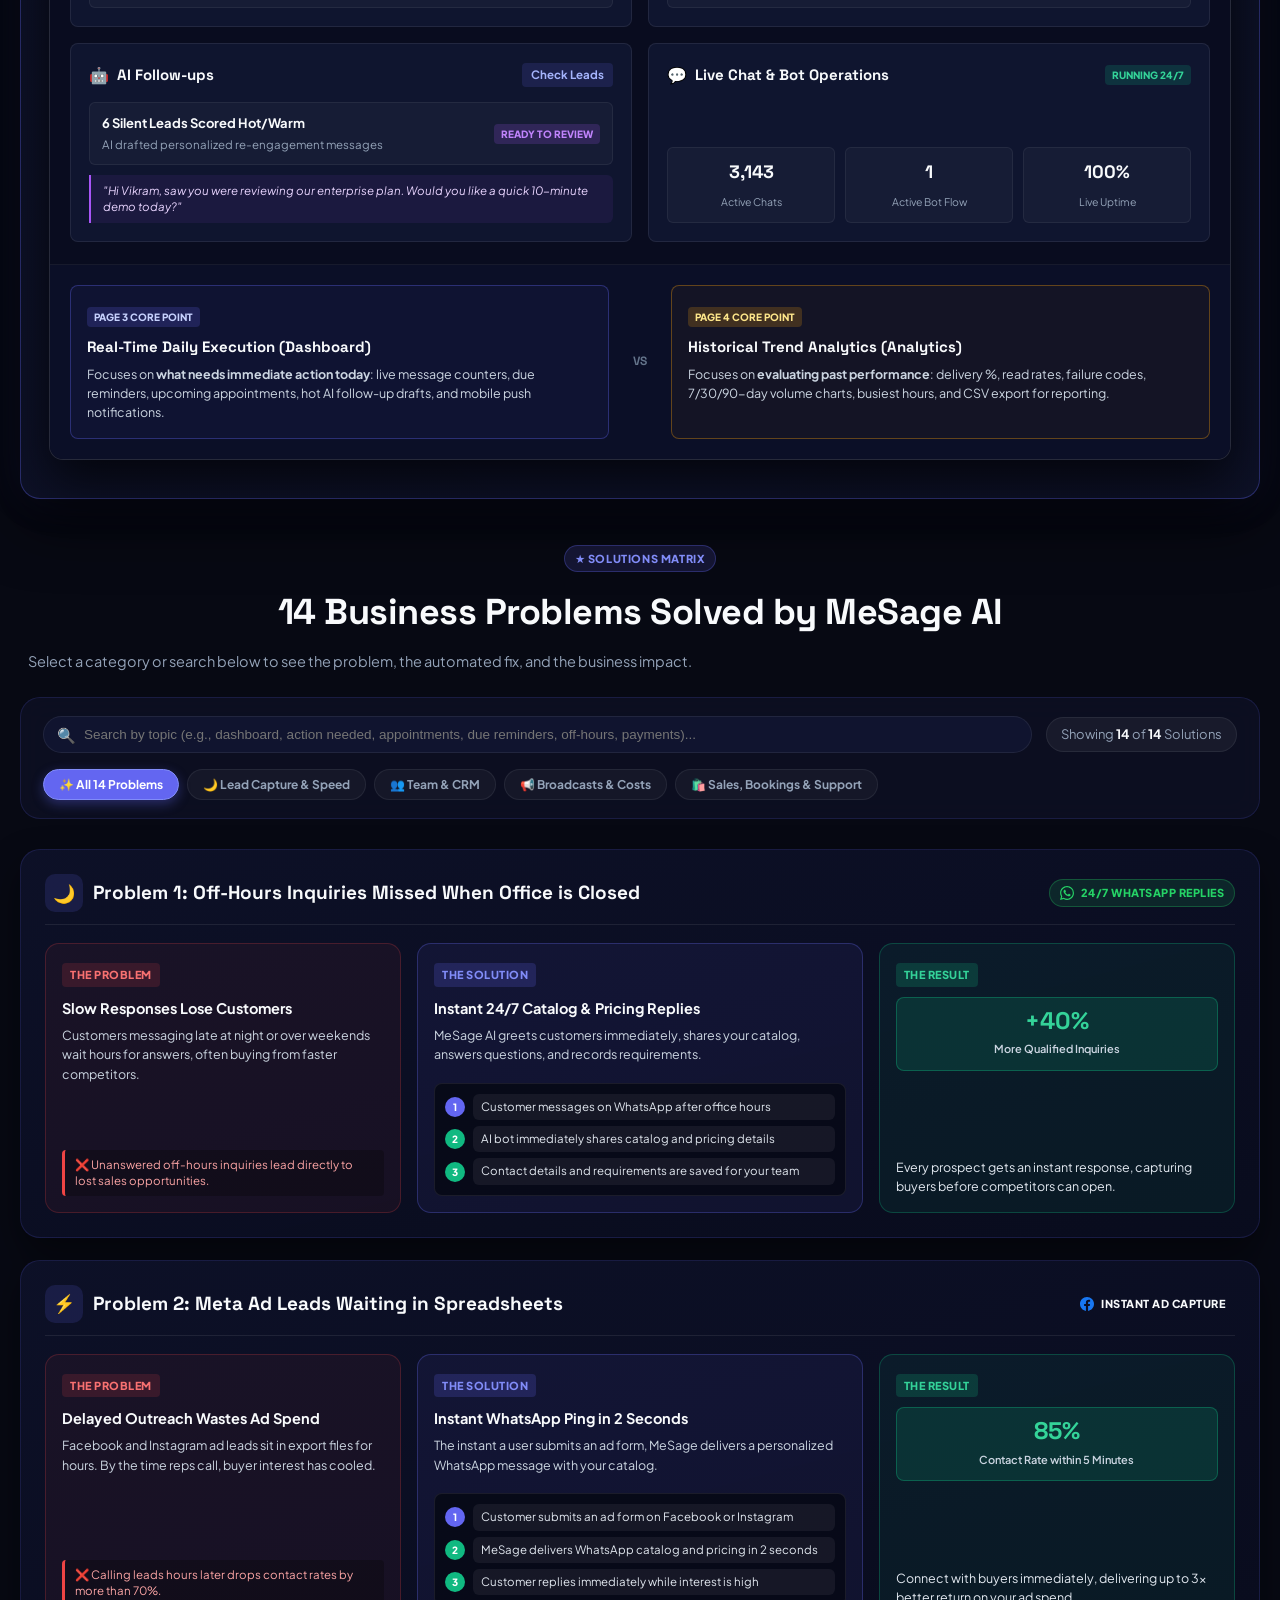
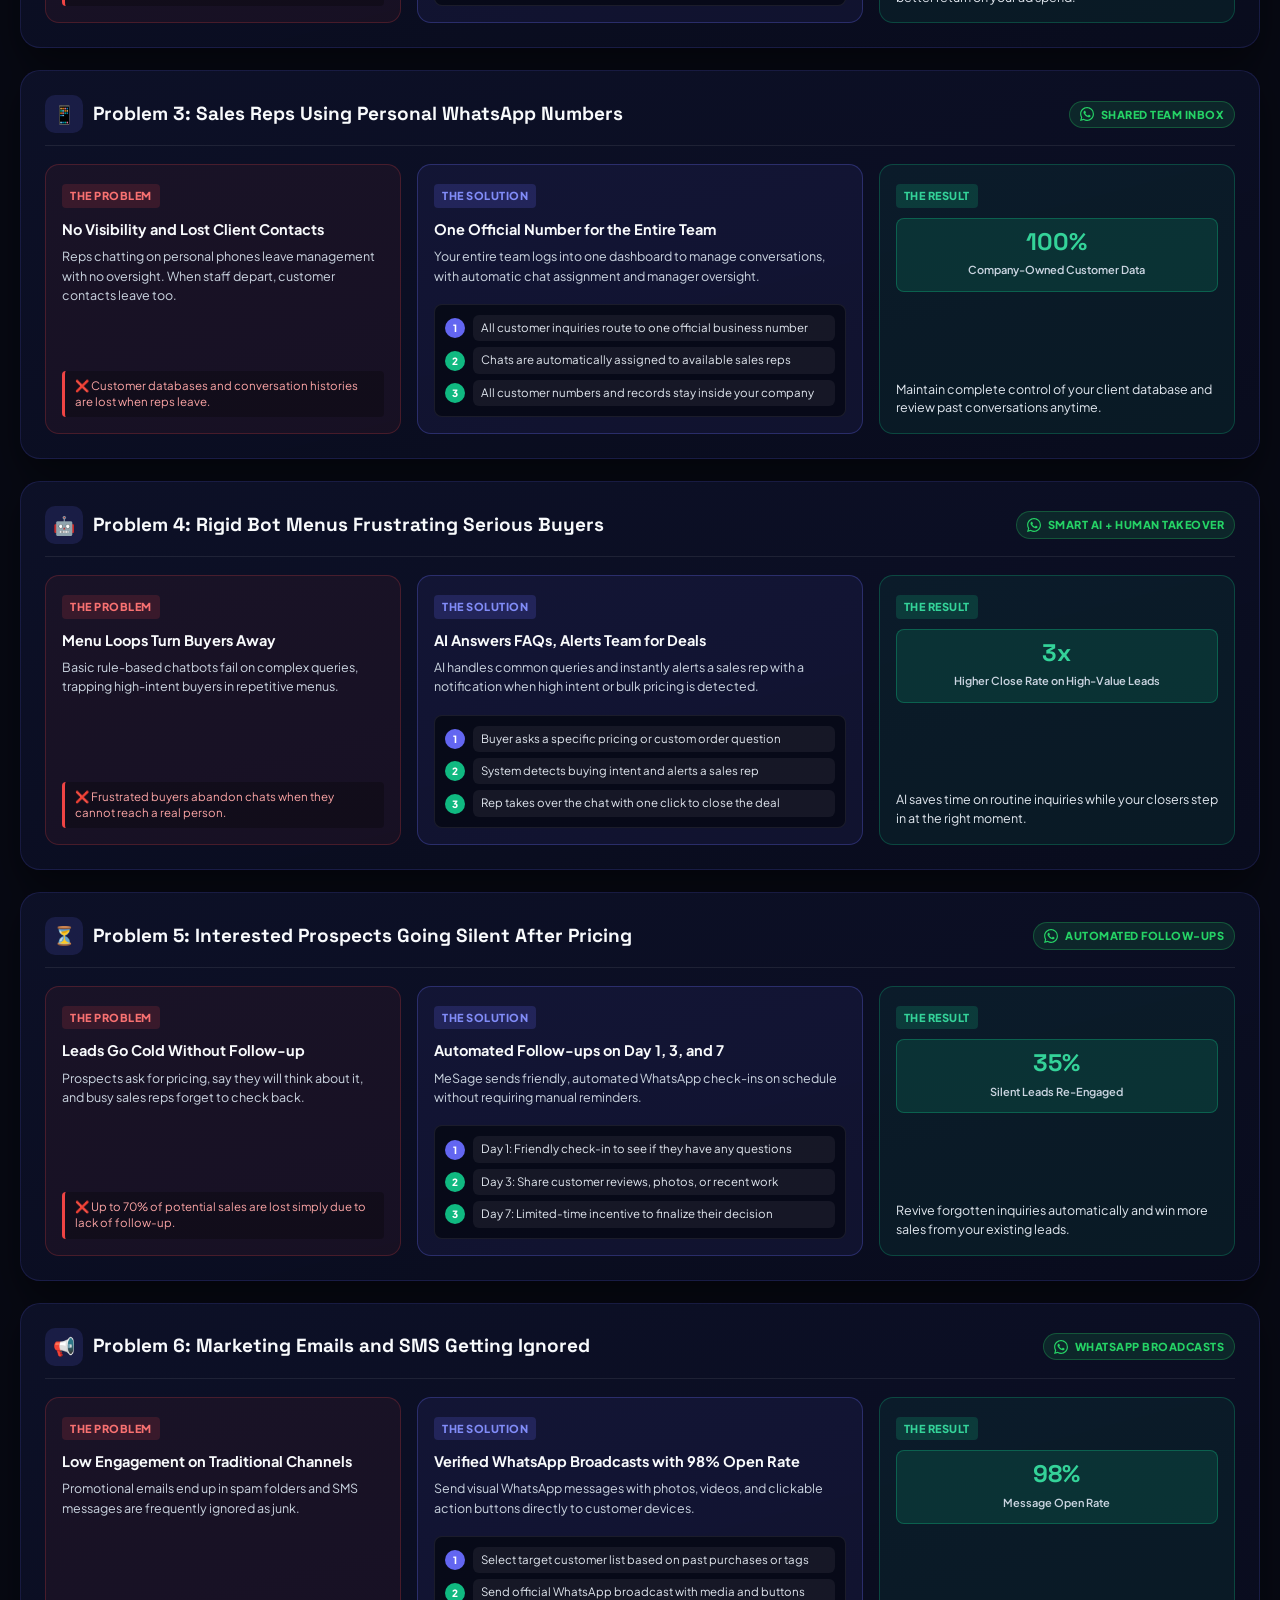
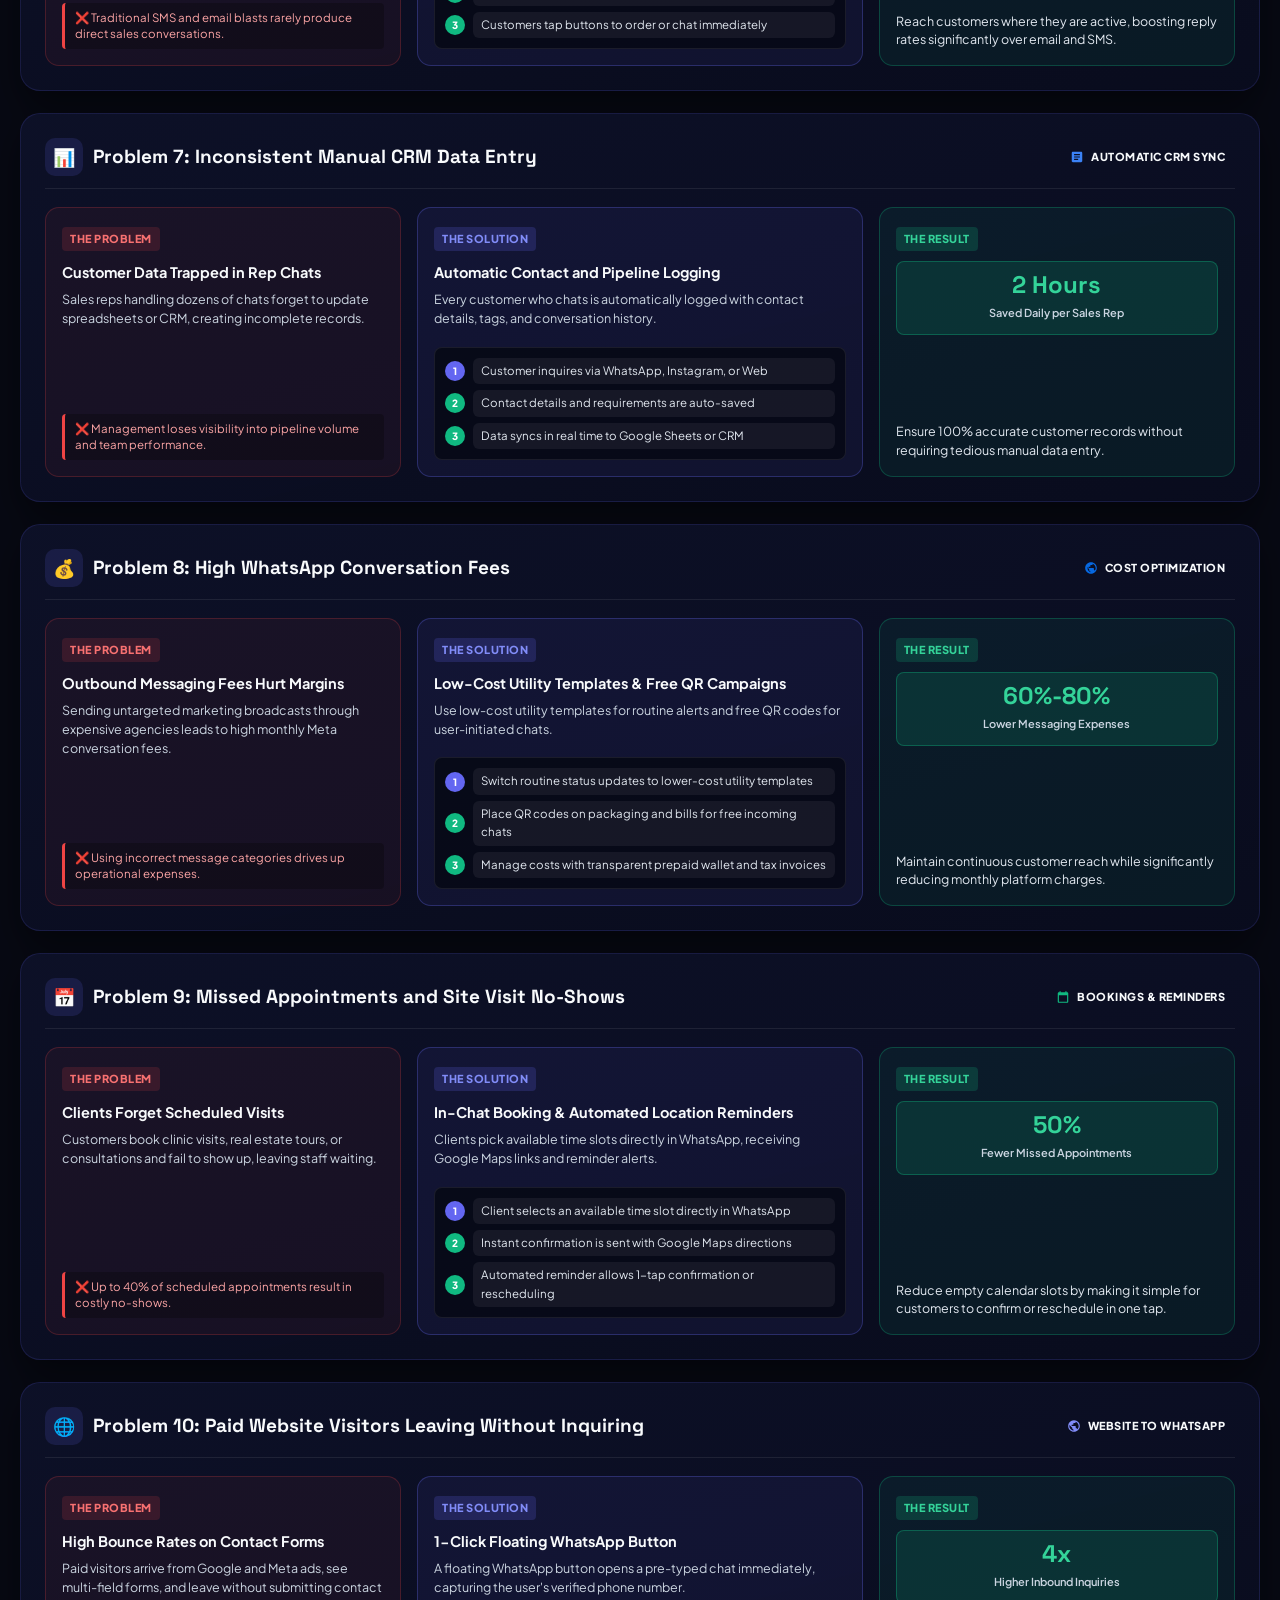
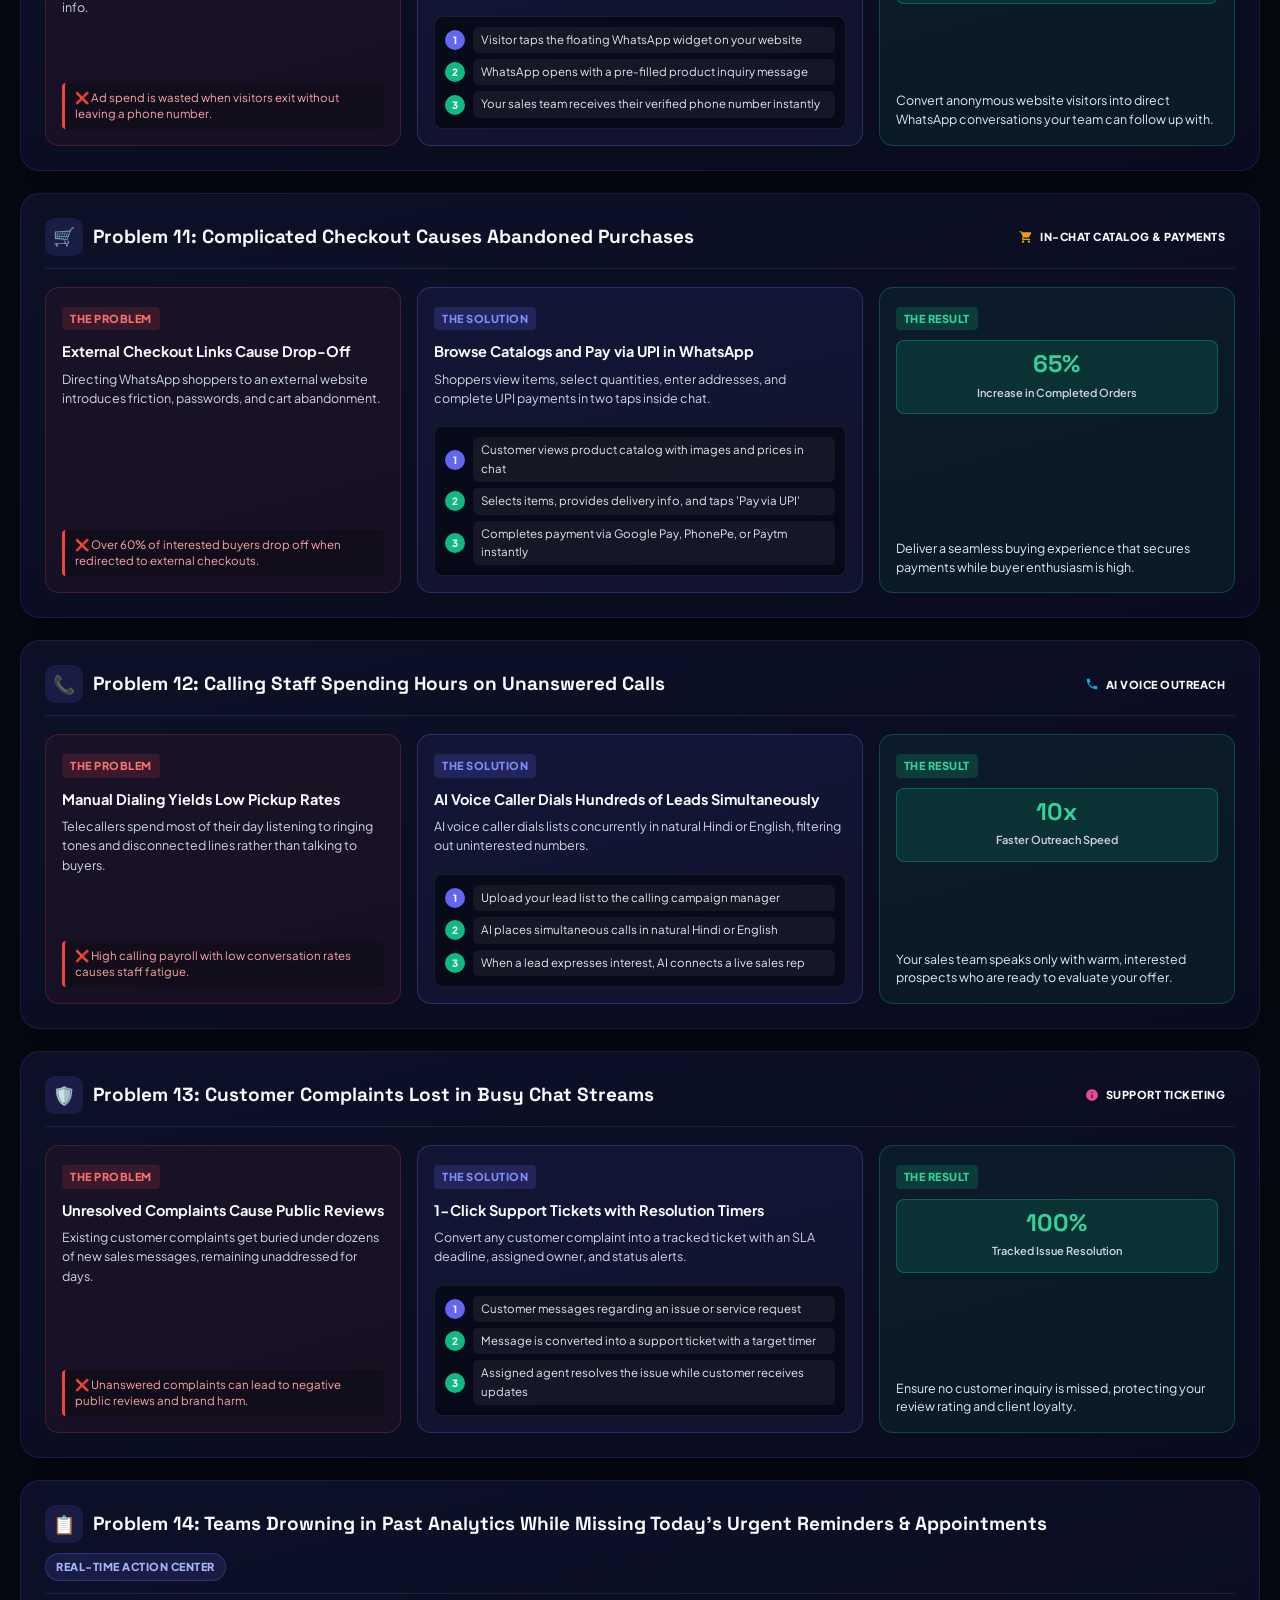
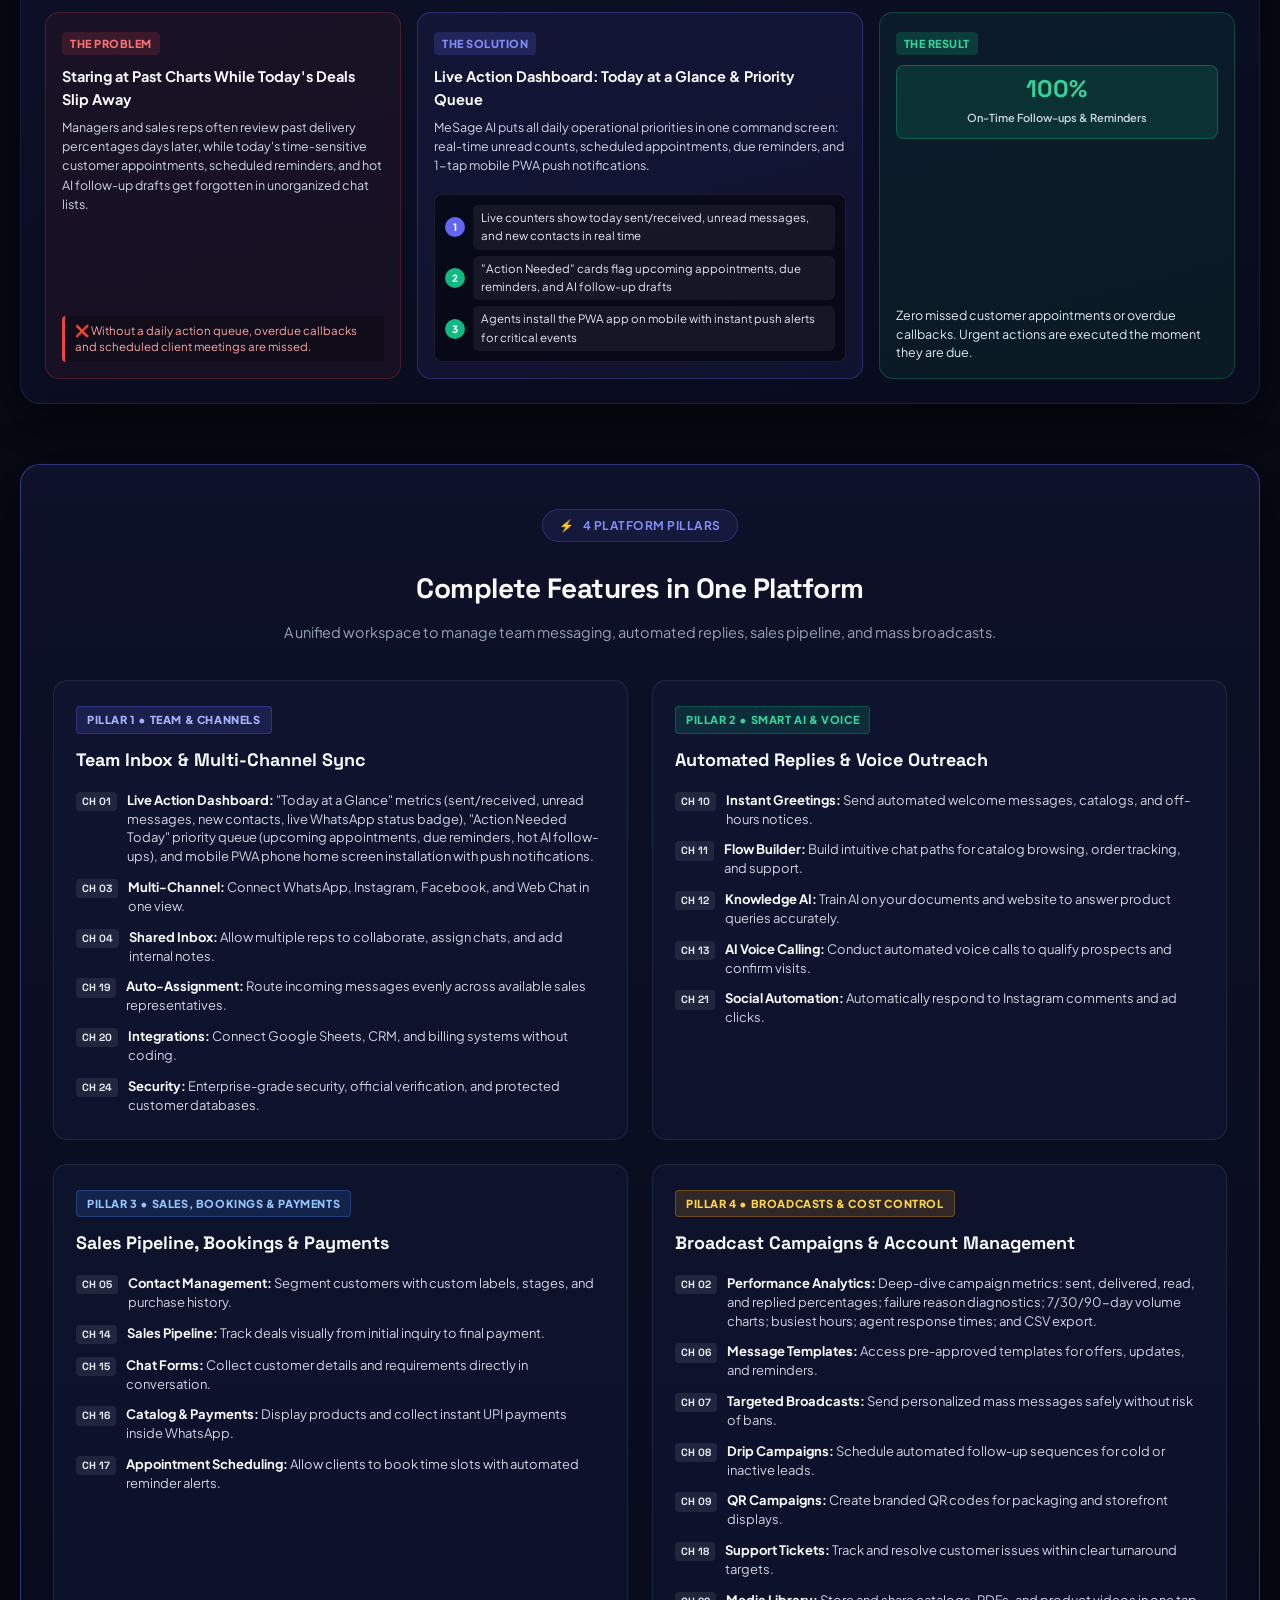
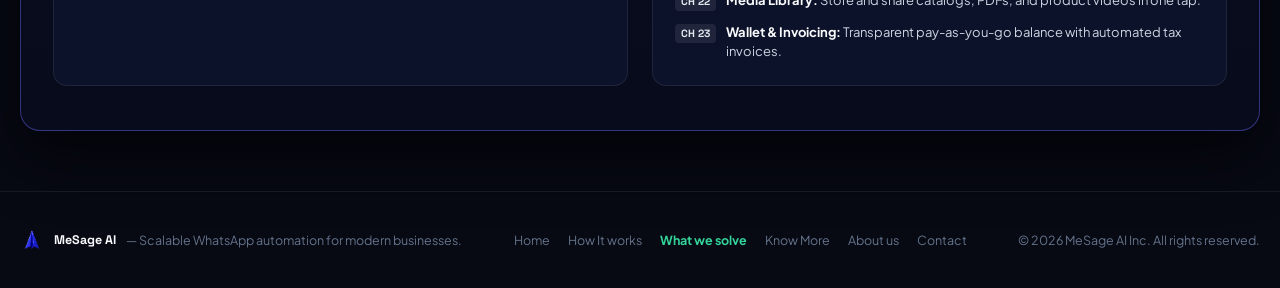
<file: demo4.html>
<!doctype html>
<html lang="en">
<head>
  <meta charset="utf-8">
  <meta name="viewport" content="width=device-width, initial-scale=1">
  <meta name="theme-color" content="#070913">
  <meta name="description" content="Explore the business problems MeSage AI solves: 24/7 automated replies, instant lead capture, shared team inbox, and WhatsApp broadcasts.">
  <title>MeSage AI — What We Solve | WhatsApp Automation</title>
  
  <link rel="preconnect" href="https://fonts.googleapis.com">
  <link rel="preconnect" href="https://fonts.gstatic.com" crossorigin>
  <link href="https://fonts.googleapis.com/css2?family=Plus+Jakarta+Sans:wght@400;500;600;700;800&family=Space+Grotesk:wght@600;700;800&display=swap" rel="stylesheet">
  <link rel="stylesheet" href="demo4.css">
  <link rel="stylesheet" href="header.css">
</head>
<body>

  <!-- ==========================================================================
       TOP ANNOUNCEMENT BAR
       ========================================================================== -->
  <aside class="demo-topbar">
    <div class="container topbar-content">
      <div class="topbar-left">
        <span class="pulse-dot"></span>
        <span class="topbar-badge">OVERVIEW</span>
        <span><strong>Business Solutions:</strong> Automated WhatsApp replies, instant lead capture, and team collaboration.</span>
      </div>
      <div class="topbar-right">
        <a href="how-it-works.html" class="topbar-link">⚡ Interactive Simulation</a>
        <a href="demo3.html" class="topbar-link">★ Workspace Tour</a>
        <a href="demo2.html" class="topbar-link">📅 Schedule Demo</a>
      </div>
    </div>
  </aside>

  <!-- ==========================================================================
       NAVIGATION HEADER
       ========================================================================== -->
  <header class="nav-wrap">
    <nav class="nav container">
      <a class="brand" href="home.html" aria-label="MeSage AI home">
        <img src="assets/logoimg.png" alt="MeSage AI logo" class="brand-logo" onerror="this.src='assets/logogif.gif'">
        <span>MeSage<span class="brand-ai"> AI</span></span>
      </a>
      <button class="menu-toggle" aria-label="Toggle navigation" aria-expanded="false">☰</button>
      <div class="nav-links">
        <a href="home.html">Home</a>
        <a href="how-it-works.html">How It works</a>
        <a href="demo4.html" class="active">What we solve</a>
        <a href="demo3.html">Know More</a>
        <a href="about.html">About us</a>
        <a href="demo2.html" class="nav-contact-btn">Contact</a>
      </div>
    </nav>
  </header>

  <main>

    <!-- ==========================================================================
         HERO SECTION
         ========================================================================== -->
    <section class="hero-section container">
      <div class="hero-pill-row">
        <span>★</span> BUILT FOR MODERN BUSINESSES
      </div>

      <h1 class="hero-title">
        Never miss a customer on WhatsApp.<br>
        <span class="gradient-text">Automate replies, capture leads, and close deals faster.</span>
      </h1>

      <p class="hero-sub">
        Automate customer chats 24/7, connect your sales team to one shared number, and turn incoming inquiries into revenue without extra staff.
      </p>

      <!-- Connected Channels Ribbon -->
      <div class="hero-channels-ribbon">
        <div class="channel-pill-item wa-pill">
          <svg class="ch-svg" viewBox="0 0 24 24" fill="#25D366"><path d="M17.472 14.382c-.297-.149-1.758-.867-2.03-.967-.273-.099-.471-.148-.67.15-.197.297-.767.966-.94 1.164-.173.199-.347.223-.644.075-.297-.15-1.255-.463-2.39-1.475-.883-.788-1.48-1.761-1.653-2.059-.173-.297-.018-.458.13-.606.134-.133.298-.347.446-.52.149-.174.198-.298.298-.497.099-.198.05-.371-.025-.52-.075-.149-.669-1.612-.916-2.207-.242-.579-.487-.5-.669-.51-.173-.008-.371-.01-.57-.01-.198 0-.52.074-.792.372-.272.297-1.04 1.016-1.04 2.479 0 1.462 1.065 2.875 1.213 3.074.149.198 2.096 3.2 5.077 4.487.709.306 1.262.489 1.694.625.712.227 1.36.195 1.871.118.571-.085 1.758-.719 2.006-1.413.248-.694.248-1.289.173-1.413-.074-.124-.272-.198-.57-.347m-5.421 7.403h-.004a9.87 9.87 0 01-5.031-1.378l-.361-.214-3.741.982.998-3.648-.235-.374a9.86 9.86 0 01-1.51-5.26c.001-5.45 4.436-9.884 9.888-9.884 2.64 0 5.122 1.03 6.988 2.898a9.825 9.825 0 012.893 6.994c-.003 5.45-4.437 9.884-9.885 9.884m8.413-18.297A11.815 11.815 0 0012.05 0C5.495 0 .16 5.335.157 11.892c0 2.096.547 4.142 1.588 5.945L.057 24l6.305-1.654a11.882 11.882 0 005.683 1.448h.005c6.554 0 11.89-5.335 11.893-11.893a11.821 11.821 0 00-3.48-8.413z"/></svg>
          <span>Official WhatsApp</span>
        </div>
        <div class="channel-pill-item ig-pill">
          <svg class="ch-svg" viewBox="0 0 24 24"><defs><linearGradient id="igH4" x1="0%" y1="100%" x2="100%" y2="0%"><stop offset="0%" stop-color="#f09433"/><stop offset="50%" stop-color="#dc2743"/><stop offset="100%" stop-color="#bc1888"/></linearGradient></defs><path fill="url(#igH4)" d="M12 2.163c3.204 0 3.584.012 4.85.07 3.252.148 4.771 1.691 4.919 4.919.058 1.265.069 1.645.069 4.849 0 3.205-.012 3.584-.069 4.849-.149 3.225-1.664 4.771-4.919 4.919-1.266.058-1.644.07-4.85.07-3.204 0-3.584-.012-4.849-.07-3.26-.149-4.771-1.699-4.919-4.92-.058-1.265-.07-1.644-.07-4.849 0-3.204.013-3.583.07-4.849.149-3.227 1.664-4.771 4.919-4.919 1.266-.057 1.645-.069 4.849-.069zm0-2.163c-3.259 0-3.667.014-4.947.072-4.358.2-6.78 2.618-6.98 6.98-.059 1.281-.073 1.689-.073 4.948 0 3.259.014 3.668.072 4.948.2 4.358 2.618 6.78 6.98 6.98 1.281.058 1.689.072 4.948.072 3.259 0 3.668-.014 4.948-.072 4.354-.2 6.782-2.618 6.979-6.98.059-1.28.073-1.689.073-4.948 0-3.259-.014-3.667-.072-4.947-.196-4.354-2.617-6.78-6.979-6.98-1.281-.059-1.69-.073-4.949-.073zm0 5.838c-3.403 0-6.162 2.759-6.162 6.162s2.759 6.163 6.162 6.163 6.162-2.759 6.162-6.163c0-3.403-2.759-6.162-6.162-6.162zm0 10.162c-2.209 0-4-1.79-4-4 0-2.209 1.791-4 4-4s4 1.791 4 4c0 2.21-1.791 4-4 4zm6.406-11.845c-.796 0-1.441.645-1.441 1.44s.645 1.44 1.441 1.44c.795 0 1.439-.645 1.439-1.44s-.644-1.44-1.439-1.44z"/></svg>
          <span>Instagram DMs</span>
        </div>
        <div class="channel-pill-item fb-pill">
          <svg class="ch-svg" viewBox="0 0 24 24" fill="#1877F2"><path d="M24 12.073c0-6.627-5.373-12-12-12s-12 5.373-12 12c0 5.99 4.388 10.954 10.125 11.854v-8.385H7.078v-3.47h3.047V9.43c0-3.007 1.792-4.669 4.533-4.669 1.312 0 2.686.235 2.686.235v2.953H15.83c-1.491 0-1.956.925-1.956 1.874v2.25h3.328l-.532 3.47h-2.796v8.385C19.612 23.027 24 18.062 24 12.073z"/></svg>
          <span>Facebook Messenger</span>
        </div>
        <div class="channel-pill-item web-pill">
          <svg class="ch-svg" viewBox="0 0 24 24" fill="#818CF8"><path d="M12 2C6.48 2 2 6.48 2 12s4.48 10 10 10 10-4.48 10-10S17.52 2 12 2zm-1 17.93c-3.95-.49-7-3.85-7-7.93 0-.62.08-1.21.21-1.79L9 15v1c0 1.1.9 2 2 2v1.93zm6.9-2.54c-.26-.81-1-1.39-1.9-1.39h-1v-3c0-.55-.45-1-1-1H8v-2h2c.55 0 1-.45 1-1V7h2c1.1 0 2-.9 2-2v-.41c2.93 1.19 5 4.06 5 7.41 0 2.08-.8 3.97-2.1 5.39z"/></svg>
          <span>Website Live Chat</span>
        </div>
        <div class="channel-pill-item tg-pill">
          <svg class="ch-svg" viewBox="0 0 24 24" fill="#29B6F6"><path d="M11.944 0A12 12 0 0 0 0 12a12 12 0 0 0 12 12 12 12 0 0 0 12-12A12 12 0 0 0 12 0a12 12 0 0 0-.056 0zm4.962 7.224c.1-.002.321.023.465.14a.506.506 0 0 1 .171.325c.016.093.036.306.02.472-.18 1.898-.962 6.502-1.36 8.627-.168.9-.499 1.201-.82 1.23-.696.065-1.225-.46-1.9-.902-1.056-.693-1.653-1.124-2.678-1.8-1.185-.78-.417-1.21.258-1.91.177-.184 3.247-2.977 3.307-3.23.007-.032.014-.15-.056-.212s-.174-.041-.249-.024c-.106.024-1.793 1.14-5.061 3.345-.48.33-.913.49-1.302.48-.428-.008-1.252-.241-1.865-.44-.752-.245-1.349-.374-1.297-.789.027-.216.325-.437.893-.663 3.498-1.524 5.83-2.529 6.998-3.014 3.332-1.386 4.025-1.627 4.476-1.635z"/></svg>
          <span>Telegram</span>
        </div>
        <div class="channel-pill-item mail-pill">
          <svg class="ch-svg" viewBox="0 0 24 24" fill="#F43F5E"><path d="M20 4H4c-1.1 0-1.99.9-1.99 2L2 18c0 1.1.9 2 2 2h16c1.1 0 2-.9 2-2V6c0-1.1-.9-2-2-2zm0 4l-8 5-8-5V6l8 5 8-5v2z"/></svg>
          <span>Email</span>
        </div>
      </div>
    </section>

    <!-- ==========================================================================
         COMPARISON: MANUAL METHOD VS MESAGE AI
         ========================================================================== -->
    <section class="container" style="margin-bottom: 40px;">
      <div class="vs-comparison-board">
        <div class="vs-header">
          <span class="section-badge">COMPARISON</span>
          <h2 class="section-h2" style="font-size: clamp(22px, 2.8vw, 32px); margin-bottom: 8px;">Manual Messaging vs. MeSage AI Automation</h2>
          <p class="section-desc" style="margin: 0 auto; max-width: 680px;">
            A clear comparison between managing customer chats manually and using an automated WhatsApp system.
          </p>
        </div>

        <div class="vs-grid">
          <!-- The Manual Method -->
          <div class="vs-col old-way-col">
            <div class="vs-badge-tag old-tag">❌ MANUAL METHOD</div>
            <h3 class="vs-col-title">Manual &amp; Disconnected</h3>
            <ul class="vs-point-list">
              <li>
                <span class="vs-icon-cross">❌</span>
                <div><strong>Delayed Lead Response:</strong> Ad leads sit in spreadsheets for hours. Most buyers look elsewhere before reps call.</div>
              </li>
              <li>
                <span class="vs-icon-cross">❌</span>
                <div><strong>Missed Off-Hours Chats:</strong> Night and weekend messages wait until the next morning, losing impatient customers.</div>
              </li>
              <li>
                <span class="vs-icon-cross">❌</span>
                <div><strong>Scattered Customer Data:</strong> Staff chat on personal phones. When reps leave, valuable client contacts are lost.</div>
              </li>
              <li>
                <span class="vs-icon-cross">❌</span>
                <div><strong>Forgotten Follow-ups:</strong> Interested buyers go silent and reps forget to check back regularly.</div>
              </li>
              <li>
                <span class="vs-icon-cross">❌</span>
                <div><strong>Low Email &amp; SMS Reach:</strong> Promotional emails go to spam and text messages are ignored.</div>
              </li>
              <li>
                <span class="vs-icon-cross">❌</span>
                <div><strong>High Calling Costs:</strong> Telecallers spend hours dialing unanswered calls with low conversion.</div>
              </li>
              <li>
                <span class="vs-icon-cross">❌</span>
                <div><strong>No Daily Action Center:</strong> Reps lack a daily overview of due reminders, appointments, or unread priority chats, forcing staff to scroll endlessly through messy inbox lists.</div>
              </li>
            </ul>
          </div>

          <!-- The MeSage AI Way -->
          <div class="vs-col new-way-col">
            <div class="vs-badge-tag new-tag">✅ WITH MESAGE AI</div>
            <h3 class="vs-col-title">Automated &amp; Centralized</h3>
            <ul class="vs-point-list">
              <li>
                <span class="vs-icon-check">✅</span>
                <div><strong>Instant 2-Sec Reply:</strong> Every ad lead, comment, and website inquiry gets an immediate WhatsApp catalog.</div>
              </li>
              <li>
                <span class="vs-icon-check">✅</span>
                <div><strong>24/7 AI Availability:</strong> Shares pricing, answers product questions, and qualifies buyers anytime.</div>
              </li>
              <li>
                <span class="vs-icon-check">✅</span>
                <div><strong>One Shared Team Number:</strong> Multiple agents manage chats from desktop or mobile while company owns all data.</div>
              </li>
              <li>
                <span class="vs-icon-check">✅</span>
                <div><strong>Automated Follow-ups:</strong> Scheduled drip messages re-engage silent prospects on Day 1, 3, and 7.</div>
              </li>
              <li>
                <span class="vs-icon-check">✅</span>
                <div><strong>98% Open Rate Broadcasts:</strong> Official WhatsApp campaigns with product images, videos, and quick-reply buttons.</div>
              </li>
              <li>
                <span class="vs-icon-check">✅</span>
                <div><strong>AI Voice Calling:</strong> Automatically dials and qualifies leads, routing hot buyers directly to your closers.</div>
              </li>
              <li>
                <span class="vs-icon-check">✅</span>
                <div><strong>Live Action Dashboard:</strong> Real-time "Today at a Glance" metrics, due reminder alerts, upcoming appointment queues, and mobile PWA push notifications.</div>
              </li>
            </ul>
          </div>
        </div>
      </div>
    </section>

    <!-- ==========================================================================
         LEAD CAPTURE SHOWCASE
         ========================================================================== -->
    <section class="container" style="margin-bottom: 45px;" id="leadCapture">
      <div class="lead-capture-showcase-box">
        <div class="section-head center" style="margin-bottom: 24px;">
          <div class="section-badge" style="background: rgba(16, 185, 129, 0.15); border-color: rgba(16, 185, 129, 0.35); color: var(--green-light);">
            ⚡ LEAD CAPTURE
          </div>
          <h2 class="section-h2" style="font-size: clamp(22px, 3vw, 34px);">Capture Leads from Every Channel Instantly</h2>
          <p class="section-desc" style="max-width: 720px; margin: 0 auto;">
            Connect with prospective buyers in seconds across paid ads, Instagram, your website, and offline QR codes.
          </p>
        </div>

        <div class="lead-capture-grid">
          <!-- 1. Meta Lead Ads -->
          <div class="lc-card">
            <div>
              <div class="lc-icon-wrap" style="background: rgba(24, 119, 242, 0.15); color: #60a5fa;">
                <svg width="22" height="22" viewBox="0 0 24 24" fill="#1877F2"><path d="M24 12.073c0-6.627-5.373-12-12-12s-12 5.373-12 12c0 5.99 4.388 10.954 10.125 11.854v-8.385H7.078v-3.47h3.047V9.43c0-3.007 1.792-4.669 4.533-4.669 1.312 0 2.686.235 2.686.235v2.953H15.83c-1.491 0-1.956.925-1.956 1.874v2.25h3.328l-.532 3.47h-2.796v8.385C19.612 23.027 24 18.062 24 12.073z"/></svg>
              </div>
              <div class="lc-tag">INSTANT LEAD REPLY</div>
              <h3 class="lc-title">Meta Lead Ads</h3>
              <p class="lc-desc">
                Send instant WhatsApp catalogs and pricing the second an ad lead form is submitted.
              </p>
            </div>
            <div class="lc-stat-pill">
              <span class="lc-stat-num">85%</span>
              <span class="lc-stat-lbl">Contact Rate within 5 Minutes</span>
            </div>
          </div>

          <!-- 2. Instagram Automation -->
          <div class="lc-card">
            <div>
              <div class="lc-icon-wrap" style="background: rgba(220, 39, 67, 0.15);">
                <svg width="22" height="22" viewBox="0 0 24 24"><defs><linearGradient id="igLC" x1="0%" y1="100%" x2="100%" y2="0%"><stop offset="0%" stop-color="#f09433"/><stop offset="50%" stop-color="#dc2743"/><stop offset="100%" stop-color="#bc1888"/></linearGradient></defs><path fill="url(#igLC)" d="M12 2.163c3.204 0 3.584.012 4.85.07 3.252.148 4.771 1.691 4.919 4.919.058 1.265.069 1.645.069 4.849 0 3.205-.012 3.584-.069 4.849-.149 3.225-1.664 4.771-4.919 4.919-1.266.058-1.644.07-4.85.07-3.204 0-3.584-.012-4.849-.07-3.26-.149-4.771-1.699-4.919-4.92-.058-1.265-.07-1.644-.07-4.849 0-3.204.013-3.583.07-4.849.149-3.227 1.664-4.771 4.919-4.919 1.266-.057 1.645-.069 4.849-.069zm0-2.163c-3.259 0-3.667.014-4.947.072-4.358.2-6.78 2.618-6.98 6.98-.059 1.281-.073 1.689-.073 4.948 0 3.259.014 3.668.072 4.948.2 4.358 2.618 6.78 6.98 6.98 1.281.058 1.689.072 4.948.072 3.259 0 3.668-.014 4.948-.072 4.354-.2 6.782-2.618 6.979-6.98.059-1.28.073-1.689.073-4.948 0-3.259-.014-3.667-.072-4.947-.196-4.354-2.617-6.78-6.979-6.98-1.281-.059-1.69-.073-4.949-.073zm0 5.838c-3.403 0-6.162 2.759-6.162 6.162s2.759 6.163 6.162 6.163 6.162-2.759 6.162-6.163c0-3.403-2.759-6.162-6.162-6.162zm0 10.162c-2.209 0-4-1.79-4-4 0-2.209 1.791-4 4-4s4 1.791 4 4c0 2.21-1.791 4-4 4zm6.406-11.845c-.796 0-1.441.645-1.441 1.44s.645 1.44 1.441 1.44c.795 0 1.439-.645 1.439-1.44s-.644-1.44-1.439-1.44z"/></svg>
              </div>
              <div class="lc-tag" style="background: rgba(220, 39, 67, 0.15); color: #f472b6;">COMMENT TO CHAT</div>
              <h3 class="lc-title">Instagram Automation</h3>
              <p class="lc-desc">
                Automatically reply to post and Reel comments with direct product links and WhatsApp invites.
              </p>
            </div>
            <div class="lc-stat-pill">
              <span class="lc-stat-num">10x</span>
              <span class="lc-stat-lbl">More Conversations from Posts</span>
            </div>
          </div>

          <!-- 3. Website WhatsApp Button -->
          <div class="lc-card">
            <div>
              <div class="lc-icon-wrap" style="background: rgba(129, 140, 248, 0.15); color: var(--indigo-light);">
                <svg width="22" height="22" viewBox="0 0 24 24" fill="#818CF8"><path d="M12 2C6.48 2 2 6.48 2 12s4.48 10 10 10 10-4.48 10-10S17.52 2 12 2zm-1 17.93c-3.95-.49-7-3.85-7-7.93 0-.62.08-1.21.21-1.79L9 15v1c0 1.1.9 2 2 2v1.93zm6.9-2.54c-.26-.81-1-1.39-1.9-1.39h-1v-3c0-.55-.45-1-1-1H8v-2h2c.55 0 1-.45 1-1V7h2c1.1 0 2-.9 2-2v-.41c2.93 1.19 5 4.06 5 7.41 0 2.08-.8 3.97-2.1 5.39z"/></svg>
              </div>
              <div class="lc-tag" style="background: rgba(129, 140, 248, 0.15); color: var(--indigo-light);">WEBSITE WIDGET</div>
              <h3 class="lc-title">1-Click Website Chat</h3>
              <p class="lc-desc">
                Replace long contact forms with a single click that opens WhatsApp on the visitor's device.
              </p>
            </div>
            <div class="lc-stat-pill">
              <span class="lc-stat-num">4x</span>
              <span class="lc-stat-lbl">Higher Inbound Inquiries</span>
            </div>
          </div>

          <!-- 4. Ready-Made Requirement Forms -->
          <div class="lc-card">
            <div>
              <div class="lc-icon-wrap" style="background: rgba(16, 185, 129, 0.15); color: var(--green-light);">
                <span style="font-size:22px">📋</span>
              </div>
              <div class="lc-tag" style="background: rgba(16, 185, 129, 0.15); color: var(--green-light);">CHAT FORMS</div>
              <h3 class="lc-title">Requirement Collection</h3>
              <p class="lc-desc">
                Collect customer requirements, budget, and location directly inside WhatsApp chat.
              </p>
            </div>
            <div class="lc-stat-pill">
              <span class="lc-stat-num">100%</span>
              <span class="lc-stat-lbl">Auto-Saved to Customer Profile</span>
            </div>
          </div>

          <!-- 5. Click-to-WhatsApp Ads -->
          <div class="lc-card">
            <div>
              <div class="lc-icon-wrap" style="background: rgba(37, 211, 102, 0.15); color: var(--wa-green);">
                <svg width="22" height="22" viewBox="0 0 24 24" fill="#25D366"><path d="M17.472 14.382c-.297-.149-1.758-.867-2.03-.967-.273-.099-.471-.148-.67.15-.197.297-.767.966-.94 1.164-.173.199-.347.223-.644.075-.297-.15-1.255-.463-2.39-1.475-.883-.788-1.48-1.761-1.653-2.059-.173-.297-.018-.458.13-.606.134-.133.298-.347.446-.52.149-.174.198-.298.298-.497.099-.198.05-.371-.025-.52-.075-.149-.669-1.612-.916-2.207-.242-.579-.487-.5-.669-.51-.173-.008-.371-.01-.57-.01-.198 0-.52.074-.792.372-.272.297-1.04 1.016-1.04 2.479 0 1.462 1.065 2.875 1.213 3.074.149.198 2.096 3.2 5.077 4.487.709.306 1.262.489 1.694.625.712.227 1.36.195 1.871.118.571-.085 1.758-.719 2.006-1.413.248-.694.248-1.289.173-1.413-.074-.124-.272-.198-.57-.347m-5.421 7.403h-.004a9.87 9.87 0 01-5.031-1.378l-.361-.214-3.741.982.998-3.648-.235-.374a9.86 9.86 0 01-1.51-5.26c.001-5.45 4.436-9.884 9.888-9.884 2.64 0 5.122 1.03 6.988 2.898a9.825 9.825 0 012.893 6.994c-.003 5.45-4.437 9.884-9.885 9.884m8.413-18.297A11.815 11.815 0 0012.05 0C5.495 0 .16 5.335.157 11.892c0 2.096.547 4.142 1.588 5.945L.057 24l6.305-1.654a11.882 11.882 0 005.683 1.448h.005c6.554 0 11.89-5.335 11.893-11.893a11.821 11.821 0 00-3.48-8.413z"/></svg>
              </div>
              <div class="lc-tag wa-tag">DIRECT-TO-CHAT ADS</div>
              <h3 class="lc-title">Click-to-WhatsApp Ads</h3>
              <p class="lc-desc">
                Direct ad traffic straight into chat, where AI qualifies buyers before routing to sales.
              </p>
            </div>
            <div class="lc-stat-pill">
              <span class="lc-stat-num">-35%</span>
              <span class="lc-stat-lbl">Lower Cost per Qualified Lead</span>
            </div>
          </div>

          <!-- 6. Smart QR Codes -->
          <div class="lc-card">
            <div>
              <div class="lc-icon-wrap" style="background: rgba(245, 158, 11, 0.15); color: var(--amber);">
                <span style="font-size:22px">📱</span>
              </div>
              <div class="lc-tag" style="background: rgba(245, 158, 11, 0.15); color: var(--amber);">OFFLINE CONVERSION</div>
              <h3 class="lc-title">Smart QR Codes</h3>
              <p class="lc-desc">
                Place QR codes on packaging, store counters, and flyers for free inbound chats with zero Meta fees.
              </p>
            </div>
            <div class="lc-stat-pill">
              <span class="lc-stat-num">Zero</span>
              <span class="lc-stat-lbl">Missed Inbound Inquiries</span>
            </div>
          </div>
        </div>
      </div>
    </section>

    <!-- ==========================================================================
         PAGE 3 SHOWCASE: LIVE ACTION DASHBOARD (TODAY AT A GLANCE & ACTION-NEEDED QUEUE)
         ========================================================================== -->
    <section class="container" style="margin-bottom: 45px;" id="dashboardShowcase">
      <div class="action-dashboard-showcase-box">
        <div class="dash-showcase-head">
          <div class="dash-head-meta">
            <span class="dash-badge-glow">
              <span class="pulse-dot-green"></span> CHAPTER 01 • LIVE DASHBOARD
            </span>
            <span class="dash-page-tag">From Page 3 of Customer Panel Guide</span>
          </div>
          <h2 class="dash-showcase-title">
            Real-Time Daily Operations: <span class="gradient-text">Today at a Glance &amp; Action Needed</span>
          </h2>
          <p class="dash-showcase-desc">
            While historical analytics (Page 4) analyze past delivery and read percentages, the <strong>MeSage Dashboard (Page 3)</strong> is your real-time daily command center. It instantly surfaces what is happening <em>today</em> and what requires immediate action so urgent appointments and customer callbacks are never missed.
          </p>
        </div>

        <!-- The Interactive Dashboard Window Mockup -->
        <div class="dash-window-card">
          <!-- Window Header Bar -->
          <div class="dash-window-topbar">
            <div class="dash-win-left">
              <div class="dash-win-dots">
                <span class="dash-dot dot-red"></span>
                <span class="dash-dot dot-yellow"></span>
                <span class="dash-dot dot-green"></span>
              </div>
              <div class="dash-status-pill">
                <span class="wa-status-beacon"></span>
                <strong>WhatsApp Connected</strong>
                <span class="dash-tier-badge">Official Cloud API</span>
              </div>
            </div>

            <div class="dash-win-right">
              <div class="dash-wallet-chip" title="Prepaid messaging wallet balance">
                <span class="wallet-icon">💳</span>
                <span>Wallet: <strong>₹0.20</strong></span>
              </div>
              <button class="pwa-install-btn" id="pwaDemoBtn" title="Install to Phone Home Screen">
                <span class="pwa-icon">📲</span>
                <span class="pwa-text">Install App (PWA)</span>
                <span class="pwa-badge">Push Alerts Active</span>
              </button>
            </div>
          </div>

          <!-- PWA Mobile Home Screen Banner -->
          <div class="dash-pwa-banner">
            <div class="pwa-banner-left">
              <span class="pwa-bell-icon">🔔</span>
              <div>
                <strong>Mobile PWA Installation &amp; Real-Time Push Notifications:</strong>
                <span>Add the panel directly to your phone's home screen. Receive instant push notifications for due reminders, incoming WhatsApp chats, and upcoming customer meetings.</span>
              </div>
            </div>
            <span class="pwa-tag-pill">Page 3 Key Feature</span>
          </div>

          <!-- Section 1: Today at a Glance (Live Real-Time Counters) -->
          <div class="dash-inner-section">
            <div class="dash-section-label">
              <span class="dash-label-icon">⚡</span>
              <span>TODAY AT A GLANCE (LIVE REAL-TIME COUNTERS)</span>
            </div>
            <div class="today-glance-grid">
              <div class="glance-stat-card card-sent">
                <div class="glance-card-top">
                  <span class="glance-icon">↗</span>
                  <span class="glance-title">Today Sent</span>
                </div>
                <div class="glance-number">13</div>
                <div class="glance-sub">Live outgoing messages pushed today</div>
              </div>

              <div class="glance-stat-card card-received">
                <div class="glance-card-top">
                  <span class="glance-icon">↙</span>
                  <span class="glance-title">Today Received</span>
                </div>
                <div class="glance-number">13</div>
                <div class="glance-sub">Incoming chats received today</div>
              </div>

              <div class="glance-stat-card card-unread">
                <div class="glance-card-top">
                  <span class="glance-icon">🔔</span>
                  <span class="glance-title">Unread Messages</span>
                </div>
                <div class="glance-number glance-highlight">1,595</div>
                <div class="glance-sub">Chats awaiting team or bot response</div>
              </div>

              <div class="glance-stat-card card-contacts">
                <div class="glance-card-top">
                  <span class="glance-icon">👥</span>
                  <span class="glance-title">New Contacts Today</span>
                </div>
                <div class="glance-number">1,980</div>
                <div class="glance-sub">New leads captured across all channels</div>
              </div>
            </div>
          </div>

          <!-- Section 2: Action Needed Today (Operational Priority Queue) -->
          <div class="dash-inner-section">
            <div class="dash-section-label">
              <span class="dash-label-icon">🔥</span>
              <span>ACTION NEEDED TODAY (OPERATIONAL PRIORITY QUEUE)</span>
              <span class="dash-badge-exclusive">PAGE 3 HIGHLIGHT</span>
            </div>

            <div class="action-cards-grid">
              <!-- Card 1: Upcoming Appointments -->
              <div class="action-card card-appointments">
                <div class="action-card-header">
                  <div class="action-card-title-group">
                    <span class="action-icon">📅</span>
                    <span class="action-heading">Upcoming Appointments</span>
                  </div>
                  <a href="demo2.html" class="action-link-btn">View All ↗</a>
                </div>
                <div class="action-card-body">
                  <div class="action-item-row">
                    <div class="action-item-info">
                      <strong>Client Meeting: SafeTech Business</strong>
                      <span class="action-time">8 Dec • 10:00 AM</span>
                    </div>
                    <span class="status-badge-chip chip-confirmed">Confirmed</span>
                  </div>
                  <div class="action-item-row">
                    <div class="action-item-info">
                      <strong>Product Demo: Make Venture</strong>
                      <span class="action-time">Today • 04:30 PM</span>
                    </div>
                    <span class="status-badge-chip chip-bot">Booked via Bot</span>
                  </div>
                </div>
              </div>

              <!-- Card 2: Due Reminders -->
              <div class="action-card card-reminders">
                <div class="action-card-header">
                  <div class="action-card-title-group">
                    <span class="action-icon">⏰</span>
                    <span class="action-heading">Due Reminders</span>
                  </div>
                  <a href="demo3.html#inbox-section" class="action-link-btn">Open Inbox ↗</a>
                </div>
                <div class="action-card-body">
                  <div class="action-item-row">
                    <div class="action-item-info">
                      <strong>Ashish Yadav</strong>
                      <span class="action-time">Call after 1 hr • Price negotiation</span>
                    </div>
                    <span class="status-badge-chip chip-urgent">Urgent</span>
                  </div>
                  <div class="action-item-row">
                    <div class="action-item-info">
                      <strong>Kumar Exports</strong>
                      <span class="action-time">Follow up on pending proposal</span>
                    </div>
                    <span class="status-badge-chip chip-due">Due Now</span>
                  </div>
                </div>
              </div>

              <!-- Card 3: AI Follow-ups -->
              <div class="action-card card-ai-followups">
                <div class="action-card-header">
                  <div class="action-card-title-group">
                    <span class="action-icon">🤖</span>
                    <span class="action-heading">AI Follow-ups</span>
                  </div>
                  <span class="action-link-btn" style="cursor:default;">Check Leads</span>
                </div>
                <div class="action-card-body">
                  <div class="action-item-row">
                    <div class="action-item-info">
                      <strong>6 Silent Leads Scored Hot/Warm</strong>
                      <span class="action-time">AI drafted personalized re-engagement messages</span>
                    </div>
                    <span class="status-badge-chip chip-ai">Ready to Review</span>
                  </div>
                  <div class="ai-followup-preview-bubble">
                    <em>"Hi Vikram, saw you were reviewing our enterprise plan. Would you like a quick 10-minute demo today?"</em>
                  </div>
                </div>
              </div>

              <!-- Card 4: Active Chats & Bot Flows -->
              <div class="action-card card-active-flows">
                <div class="action-card-header">
                  <div class="action-card-title-group">
                    <span class="action-icon">💬</span>
                    <span class="action-heading">Live Chat &amp; Bot Operations</span>
                  </div>
                  <span class="status-badge-chip chip-active">Running 24/7</span>
                </div>
                <div class="action-card-body">
                  <div class="flow-stat-columns">
                    <div class="flow-stat-box">
                      <span class="flow-stat-num">3,143</span>
                      <span class="flow-stat-lbl">Active Chats</span>
                    </div>
                    <div class="flow-stat-box">
                      <span class="flow-stat-num">1</span>
                      <span class="flow-stat-lbl">Active Bot Flow</span>
                    </div>
                    <div class="flow-stat-box">
                      <span class="flow-stat-num">100%</span>
                      <span class="flow-stat-lbl">Live Uptime</span>
                    </div>
                  </div>
                </div>
              </div>
            </div>
          </div>

          <!-- Bottom Comparison Banner: Page 3 vs Page 4 -->
          <div class="dash-comparison-bar">
            <div class="dash-comp-col comp-p3">
              <span class="comp-col-tag">PAGE 3 CORE POINT</span>
              <h4>Real-Time Daily Execution (Dashboard)</h4>
              <p>Focuses on <strong>what needs immediate action today</strong>: live message counters, due reminders, upcoming appointments, hot AI follow-up drafts, and mobile push notifications.</p>
            </div>
            <div class="dash-comp-divider">VS</div>
            <div class="dash-comp-col comp-p4">
              <span class="comp-col-tag p4-tag">PAGE 4 CORE POINT</span>
              <h4>Historical Trend Analytics (Analytics)</h4>
              <p>Focuses on <strong>evaluating past performance</strong>: delivery %, read rates, failure codes, 7/30/90-day volume charts, busiest hours, and CSV export for reporting.</p>
            </div>
          </div>
        </div>
      </div>
    </section>

    <!-- ==========================================================================
         INTERACTIVE PROBLEMS EXPLORER & CONTROLS
         ========================================================================== -->
    <section class="section-wrapper container" id="problemsExplorer">

      <div class="section-head center">
        <div class="section-badge">★ SOLUTIONS MATRIX</div>
        <h2 class="section-h2">14 Business Problems Solved by MeSage AI</h2>
        <p class="section-desc">
          Select a category or search below to see the problem, the automated fix, and the business impact.
        </p>
      </div>

      <!-- Controls: Search & Category Filter Pills -->
      <div class="features-control-bar">
        <div class="controls-row-top">
          <div class="search-box-wrap">
            <span class="search-icon">🔍</span>
            <input 
              type="text" 
              id="problemsSearch" 
              class="features-search-input" 
              placeholder="Search by topic (e.g., dashboard, action needed, appointments, due reminders, off-hours, payments)..."
              aria-label="Search business problems">
            <button id="clearSearchBtn" class="search-clear-btn" style="display:none;" title="Clear search">✕</button>
          </div>

          <div class="counter-badge" id="problemCountBadge">
            Showing <strong id="activeProblemCount">14</strong> of <strong>14</strong> Solutions
          </div>
        </div>

        <!-- Problem Category Filter Pills -->
        <div class="filter-pills-row" role="tablist" aria-label="Filter problems by category">
          <button class="filter-pill active" data-category="all" role="tab" aria-selected="true">
            <span>✨</span> All 14 Problems
          </button>
          <button class="filter-pill" data-category="leads" role="tab" aria-selected="false">
            <span>🌙</span> Lead Capture &amp; Speed
          </button>
          <button class="filter-pill" data-category="team" role="tab" aria-selected="false">
            <span>👥</span> Team &amp; CRM
          </button>
          <button class="filter-pill" data-category="marketing" role="tab" aria-selected="false">
            <span>📢</span> Broadcasts &amp; Costs
          </button>
          <button class="filter-pill" data-category="commerce" role="tab" aria-selected="false">
            <span>🛍️</span> Sales, Bookings &amp; Support
          </button>
        </div>
      </div>

      <!-- ==========================================================================
           THE 13 BUSINESS PROBLEM CARDS
           ========================================================================== -->
      <div class="solve-showcase-wrap" id="problemCardsContainer">

        <!-- 1. Off-Hours Inquiries -->
        <div class="solve-card" data-category="leads" data-keywords="night weekend late after hours 24/7 instant reply brochure pricing competitors lost leads auto reply catalog">
          <div class="solve-card-top-title">
            <div class="solve-title-left">
              <span class="solve-icon-badge">🌙</span>
              <h3 class="solve-main-h3">Problem 1: Off-Hours Inquiries Missed When Office is Closed</h3>
            </div>
            <div class="channel-brand-badge wa-theme">
              <svg width="14" height="14" viewBox="0 0 24 24" fill="#25D366"><path d="M17.472 14.382c-.297-.149-1.758-.867-2.03-.967-.273-.099-.471-.148-.67.15-.197.297-.767.966-.94 1.164-.173.199-.347.223-.644.075-.297-.15-1.255-.463-2.39-1.475-.883-.788-1.48-1.761-1.653-2.059-.173-.297-.018-.458.13-.606.134-.133.298-.347.446-.52.149-.174.198-.298.298-.497.099-.198.05-.371-.025-.52-.075-.149-.669-1.612-.916-2.207-.242-.579-.487-.5-.669-.51-.173-.008-.371-.01-.57-.01-.198 0-.52.074-.792.372-.272.297-1.04 1.016-1.04 2.479 0 1.462 1.065 2.875 1.213 3.074.149.198 2.096 3.2 5.077 4.487.709.306 1.262.489 1.694.625.712.227 1.36.195 1.871.118.571-.085 1.758-.719 2.006-1.413.248-.694.248-1.289.173-1.413-.074-.124-.272-.198-.57-.347m-5.421 7.403h-.004a9.87 9.87 0 01-5.031-1.378l-.361-.214-3.741.982.998-3.648-.235-.374a9.86 9.86 0 01-1.51-5.26c.001-5.45 4.436-9.884 9.888-9.884 2.64 0 5.122 1.03 6.988 2.898a9.825 9.825 0 012.893 6.994c-.003 5.45-4.437 9.884-9.885 9.884m8.413-18.297A11.815 11.815 0 0012.05 0C5.495 0 .16 5.335.157 11.892c0 2.096.547 4.142 1.588 5.945L.057 24l6.305-1.654a11.882 11.882 0 005.683 1.448h.005c6.554 0 11.89-5.335 11.893-11.893a11.821 11.821 0 00-3.48-8.413z"/></svg>
              <span>24/7 WHATSAPP REPLIES</span>
            </div>
          </div>

          <div class="solve-flow-grid">
            <!-- 1. The Issue -->
            <div class="solve-col issue-col">
              <div>
                <span class="col-tag-hdr issue-tag">THE PROBLEM</span>
                <h4 class="col-story-title">Slow Responses Lose Customers</h4>
                <p class="col-story-p">
                  Customers messaging late at night or over weekends wait hours for answers, often buying from faster competitors.
                </p>
              </div>
              <div class="col-mini-warning-box">
                ❌ Unanswered off-hours inquiries lead directly to lost sales opportunities.
              </div>
            </div>

            <!-- 2. The Solution -->
            <div class="solve-col solution-col">
              <div>
                <span class="col-tag-hdr solution-tag">THE SOLUTION</span>
                <h4 class="col-story-title">Instant 24/7 Catalog &amp; Pricing Replies</h4>
                <p class="col-story-p">
                  MeSage AI greets customers immediately, shares your catalog, answers questions, and records requirements.
                </p>
              </div>
              <div class="col-visual-flow-box">
                <div class="solve-step-row">
                  <span class="step-num-dot">1</span>
                  <span class="step-text-bubble">Customer messages on WhatsApp after office hours</span>
                </div>
                <div class="solve-step-row">
                  <span class="step-num-dot green-step">2</span>
                  <span class="step-text-bubble">AI bot immediately shares catalog and pricing details</span>
                </div>
                <div class="solve-step-row">
                  <span class="step-num-dot green-step">3</span>
                  <span class="step-text-bubble">Contact details and requirements are saved for your team</span>
                </div>
              </div>
            </div>

            <!-- 3. The Result -->
            <div class="solve-col result-col">
              <div>
                <span class="col-tag-hdr result-tag">THE RESULT</span>
                <div class="metric-hero-pill">
                  <span class="metric-big-num">+40%</span>
                  <span class="metric-sub-label">More Qualified Inquiries</span>
                </div>
              </div>
              <p class="result-takeaway-p">
                Every prospect gets an instant response, capturing buyers before competitors can open.
              </p>
            </div>
          </div>
        </div>

        <!-- 2. Ad Leads in Spreadsheets -->
        <div class="solve-card" data-category="leads" data-keywords="lead capture meta lead ads facebook ads instagram lead gen forms csv delay instant whatsapp 2 second ping ad spend excel calling spreadsheet">
          <div class="solve-card-top-title">
            <div class="solve-title-left">
              <span class="solve-icon-badge">⚡</span>
              <h3 class="solve-main-h3">Problem 2: Meta Ad Leads Waiting in Spreadsheets</h3>
            </div>
            <div class="channel-brand-badge fb-theme">
              <svg width="14" height="14" viewBox="0 0 24 24" fill="#1877F2"><path d="M24 12.073c0-6.627-5.373-12-12-12s-12 5.373-12 12c0 5.99 4.388 10.954 10.125 11.854v-8.385H7.078v-3.47h3.047V9.43c0-3.007 1.792-4.669 4.533-4.669 1.312 0 2.686.235 2.686.235v2.953H15.83c-1.491 0-1.956.925-1.956 1.874v2.25h3.328l-.532 3.47h-2.796v8.385C19.612 23.027 24 18.062 24 12.073z"/></svg>
              <span>INSTANT AD CAPTURE</span>
            </div>
          </div>

          <div class="solve-flow-grid">
            <!-- 1. The Issue -->
            <div class="solve-col issue-col">
              <div>
                <span class="col-tag-hdr issue-tag">THE PROBLEM</span>
                <h4 class="col-story-title">Delayed Outreach Wastes Ad Spend</h4>
                <p class="col-story-p">
                  Facebook and Instagram ad leads sit in export files for hours. By the time reps call, buyer interest has cooled.
                </p>
              </div>
              <div class="col-mini-warning-box">
                ❌ Calling leads hours later drops contact rates by more than 70%.
              </div>
            </div>

            <!-- 2. The Solution -->
            <div class="solve-col solution-col">
              <div>
                <span class="col-tag-hdr solution-tag">THE SOLUTION</span>
                <h4 class="col-story-title">Instant WhatsApp Ping in 2 Seconds</h4>
                <p class="col-story-p">
                  The instant a user submits an ad form, MeSage delivers a personalized WhatsApp message with your catalog.
                </p>
              </div>
              <div class="col-visual-flow-box">
                <div class="solve-step-row">
                  <span class="step-num-dot">1</span>
                  <span class="step-text-bubble">Customer submits an ad form on Facebook or Instagram</span>
                </div>
                <div class="solve-step-row">
                  <span class="step-num-dot green-step">2</span>
                  <span class="step-text-bubble">MeSage delivers WhatsApp catalog and pricing in 2 seconds</span>
                </div>
                <div class="solve-step-row">
                  <span class="step-num-dot green-step">3</span>
                  <span class="step-text-bubble">Customer replies immediately while interest is high</span>
                </div>
              </div>
            </div>

            <!-- 3. The Result -->
            <div class="solve-col result-col">
              <div>
                <span class="col-tag-hdr result-tag">THE RESULT</span>
                <div class="metric-hero-pill">
                  <span class="metric-big-num">85%</span>
                  <span class="metric-sub-label">Contact Rate within 5 Minutes</span>
                </div>
              </div>
              <p class="result-takeaway-p">
                Connect with buyers immediately, delivering up to 3x better return on your ad spend.
              </p>
            </div>
          </div>
        </div>

        <!-- 3. Personal Phones & Lost Contacts -->
        <div class="solve-card" data-category="team" data-keywords="personal phones staff stolen contacts lost data employees quitting 1 number multi-agent team inbox round robin chat history sales rep">
          <div class="solve-card-top-title">
            <div class="solve-title-left">
              <span class="solve-icon-badge">📱</span>
              <h3 class="solve-main-h3">Problem 3: Sales Reps Using Personal WhatsApp Numbers</h3>
            </div>
            <div class="channel-brand-badge wa-theme">
              <svg width="14" height="14" viewBox="0 0 24 24" fill="#25D366"><path d="M17.472 14.382c-.297-.149-1.758-.867-2.03-.967-.273-.099-.471-.148-.67.15-.197.297-.767.966-.94 1.164-.173.199-.347.223-.644.075-.297-.15-1.255-.463-2.39-1.475-.883-.788-1.48-1.761-1.653-2.059-.173-.297-.018-.458.13-.606.134-.133.298-.347.446-.52.149-.174.198-.298.298-.497.099-.198.05-.371-.025-.52-.075-.149-.669-1.612-.916-2.207-.242-.579-.487-.5-.669-.51-.173-.008-.371-.01-.57-.01-.198 0-.52.074-.792.372-.272.297-1.04 1.016-1.04 2.479 0 1.462 1.065 2.875 1.213 3.074.149.198 2.096 3.2 5.077 4.487.709.306 1.262.489 1.694.625.712.227 1.36.195 1.871.118.571-.085 1.758-.719 2.006-1.413.248-.694.248-1.289.173-1.413-.074-.124-.272-.198-.57-.347m-5.421 7.403h-.004a9.87 9.87 0 01-5.031-1.378l-.361-.214-3.741.982.998-3.648-.235-.374a9.86 9.86 0 01-1.51-5.26c.001-5.45 4.436-9.884 9.888-9.884 2.64 0 5.122 1.03 6.988 2.898a9.825 9.825 0 012.893 6.994c-.003 5.45-4.437 9.884-9.885 9.884m8.413-18.297A11.815 11.815 0 0012.05 0C5.495 0 .16 5.335.157 11.892c0 2.096.547 4.142 1.588 5.945L.057 24l6.305-1.654a11.882 11.882 0 005.683 1.448h.005c6.554 0 11.89-5.335 11.893-11.893a11.821 11.821 0 00-3.48-8.413z"/></svg>
              <span>SHARED TEAM INBOX</span>
            </div>
          </div>

          <div class="solve-flow-grid">
            <!-- 1. The Issue -->
            <div class="solve-col issue-col">
              <div>
                <span class="col-tag-hdr issue-tag">THE PROBLEM</span>
                <h4 class="col-story-title">No Visibility and Lost Client Contacts</h4>
                <p class="col-story-p">
                  Reps chatting on personal phones leave management with no oversight. When staff depart, customer contacts leave too.
                </p>
              </div>
              <div class="col-mini-warning-box">
                ❌ Customer databases and conversation histories are lost when reps leave.
              </div>
            </div>

            <!-- 2. The Solution -->
            <div class="solve-col solution-col">
              <div>
                <span class="col-tag-hdr solution-tag">THE SOLUTION</span>
                <h4 class="col-story-title">One Official Number for the Entire Team</h4>
                <p class="col-story-p">
                  Your entire team logs into one dashboard to manage conversations, with automatic chat assignment and manager oversight.
                </p>
              </div>
              <div class="col-visual-flow-box">
                <div class="solve-step-row">
                  <span class="step-num-dot">1</span>
                  <span class="step-text-bubble">All customer inquiries route to one official business number</span>
                </div>
                <div class="solve-step-row">
                  <span class="step-num-dot green-step">2</span>
                  <span class="step-text-bubble">Chats are automatically assigned to available sales reps</span>
                </div>
                <div class="solve-step-row">
                  <span class="step-num-dot green-step">3</span>
                  <span class="step-text-bubble">All customer numbers and records stay inside your company</span>
                </div>
              </div>
            </div>

            <!-- 3. The Result -->
            <div class="solve-col result-col">
              <div>
                <span class="col-tag-hdr result-tag">THE RESULT</span>
                <div class="metric-hero-pill">
                  <span class="metric-big-num">100%</span>
                  <span class="metric-sub-label">Company-Owned Customer Data</span>
                </div>
              </div>
              <p class="result-takeaway-p">
                Maintain complete control of your client database and review past conversations anytime.
              </p>
            </div>
          </div>
        </div>

        <!-- 4. Rigid Chatbots Irritating Buyers -->
        <div class="solve-card" data-category="team" data-keywords="dumb bot rigid chatbot robot frustrated buyers high-ticket close live agent sound alert 1-click takeover discount negotiation bulk">
          <div class="solve-card-top-title">
            <div class="solve-title-left">
              <span class="solve-icon-badge">🤖</span>
              <h3 class="solve-main-h3">Problem 4: Rigid Bot Menus Frustrating Serious Buyers</h3>
            </div>
            <div class="channel-brand-badge wa-theme">
              <svg width="14" height="14" viewBox="0 0 24 24" fill="#25D366"><path d="M17.472 14.382c-.297-.149-1.758-.867-2.03-.967-.273-.099-.471-.148-.67.15-.197.297-.767.966-.94 1.164-.173.199-.347.223-.644.075-.297-.15-1.255-.463-2.39-1.475-.883-.788-1.48-1.761-1.653-2.059-.173-.297-.018-.458.13-.606.134-.133.298-.347.446-.52.149-.174.198-.298.298-.497.099-.198.05-.371-.025-.52-.075-.149-.669-1.612-.916-2.207-.242-.579-.487-.5-.669-.51-.173-.008-.371-.01-.57-.01-.198 0-.52.074-.792.372-.272.297-1.04 1.016-1.04 2.479 0 1.462 1.065 2.875 1.213 3.074.149.198 2.096 3.2 5.077 4.487.709.306 1.262.489 1.694.625.712.227 1.36.195 1.871.118.571-.085 1.758-.719 2.006-1.413.248-.694.248-1.289.173-1.413-.074-.124-.272-.198-.57-.347m-5.421 7.403h-.004a9.87 9.87 0 01-5.031-1.378l-.361-.214-3.741.982.998-3.648-.235-.374a9.86 9.86 0 01-1.51-5.26c.001-5.45 4.436-9.884 9.888-9.884 2.64 0 5.122 1.03 6.988 2.898a9.825 9.825 0 012.893 6.994c-.003 5.45-4.437 9.884-9.885 9.884m8.413-18.297A11.815 11.815 0 0012.05 0C5.495 0 .16 5.335.157 11.892c0 2.096.547 4.142 1.588 5.945L.057 24l6.305-1.654a11.882 11.882 0 005.683 1.448h.005c6.554 0 11.89-5.335 11.893-11.893a11.821 11.821 0 00-3.48-8.413z"/></svg>
              <span>SMART AI + HUMAN TAKEOVER</span>
            </div>
          </div>

          <div class="solve-flow-grid">
            <!-- 1. The Issue -->
            <div class="solve-col issue-col">
              <div>
                <span class="col-tag-hdr issue-tag">THE PROBLEM</span>
                <h4 class="col-story-title">Menu Loops Turn Buyers Away</h4>
                <p class="col-story-p">
                  Basic rule-based chatbots fail on complex queries, trapping high-intent buyers in repetitive menus.
                </p>
              </div>
              <div class="col-mini-warning-box">
                ❌ Frustrated buyers abandon chats when they cannot reach a real person.
              </div>
            </div>

            <!-- 2. The Solution -->
            <div class="solve-col solution-col">
              <div>
                <span class="col-tag-hdr solution-tag">THE SOLUTION</span>
                <h4 class="col-story-title">AI Answers FAQs, Alerts Team for Deals</h4>
                <p class="col-story-p">
                  AI handles common queries and instantly alerts a sales rep with a notification when high intent or bulk pricing is detected.
                </p>
              </div>
              <div class="col-visual-flow-box">
                <div class="solve-step-row">
                  <span class="step-num-dot">1</span>
                  <span class="step-text-bubble">Buyer asks a specific pricing or custom order question</span>
                </div>
                <div class="solve-step-row">
                  <span class="step-num-dot green-step">2</span>
                  <span class="step-text-bubble">System detects buying intent and alerts a sales rep</span>
                </div>
                <div class="solve-step-row">
                  <span class="step-num-dot green-step">3</span>
                  <span class="step-text-bubble">Rep takes over the chat with one click to close the deal</span>
                </div>
              </div>
            </div>

            <!-- 3. The Result -->
            <div class="solve-col result-col">
              <div>
                <span class="col-tag-hdr result-tag">THE RESULT</span>
                <div class="metric-hero-pill">
                  <span class="metric-big-num">3x</span>
                  <span class="metric-sub-label">Higher Close Rate on High-Value Leads</span>
                </div>
              </div>
              <p class="result-takeaway-p">
                AI saves time on routine inquiries while your closers step in at the right moment.
              </p>
            </div>
          </div>
        </div>

        <!-- 5. Silent Leads After Pricing -->
        <div class="solve-card" data-category="leads" data-keywords="cold leads follow-up vanishing silence drip sequences nurture 24h 48h 7-day automated reminders brochure sent price ghosting">
          <div class="solve-card-top-title">
            <div class="solve-title-left">
              <span class="solve-icon-badge">⏳</span>
              <h3 class="solve-main-h3">Problem 5: Interested Prospects Going Silent After Pricing</h3>
            </div>
            <div class="channel-brand-badge wa-theme">
              <svg width="14" height="14" viewBox="0 0 24 24" fill="#25D366"><path d="M17.472 14.382c-.297-.149-1.758-.867-2.03-.967-.273-.099-.471-.148-.67.15-.197.297-.767.966-.94 1.164-.173.199-.347.223-.644.075-.297-.15-1.255-.463-2.39-1.475-.883-.788-1.48-1.761-1.653-2.059-.173-.297-.018-.458.13-.606.134-.133.298-.347.446-.52.149-.174.198-.298.298-.497.099-.198.05-.371-.025-.52-.075-.149-.669-1.612-.916-2.207-.242-.579-.487-.5-.669-.51-.173-.008-.371-.01-.57-.01-.198 0-.52.074-.792.372-.272.297-1.04 1.016-1.04 2.479 0 1.462 1.065 2.875 1.213 3.074.149.198 2.096 3.2 5.077 4.487.709.306 1.262.489 1.694.625.712.227 1.36.195 1.871.118.571-.085 1.758-.719 2.006-1.413.248-.694.248-1.289.173-1.413-.074-.124-.272-.198-.57-.347m-5.421 7.403h-.004a9.87 9.87 0 01-5.031-1.378l-.361-.214-3.741.982.998-3.648-.235-.374a9.86 9.86 0 01-1.51-5.26c.001-5.45 4.436-9.884 9.888-9.884 2.64 0 5.122 1.03 6.988 2.898a9.825 9.825 0 012.893 6.994c-.003 5.45-4.437 9.884-9.885 9.884m8.413-18.297A11.815 11.815 0 0012.05 0C5.495 0 .16 5.335.157 11.892c0 2.096.547 4.142 1.588 5.945L.057 24l6.305-1.654a11.882 11.882 0 005.683 1.448h.005c6.554 0 11.89-5.335 11.893-11.893a11.821 11.821 0 00-3.48-8.413z"/></svg>
              <span>AUTOMATED FOLLOW-UPS</span>
            </div>
          </div>

          <div class="solve-flow-grid">
            <!-- 1. The Issue -->
            <div class="solve-col issue-col">
              <div>
                <span class="col-tag-hdr issue-tag">THE PROBLEM</span>
                <h4 class="col-story-title">Leads Go Cold Without Follow-up</h4>
                <p class="col-story-p">
                  Prospects ask for pricing, say they will think about it, and busy sales reps forget to check back.
                </p>
              </div>
              <div class="col-mini-warning-box">
                ❌ Up to 70% of potential sales are lost simply due to lack of follow-up.
              </div>
            </div>

            <!-- 2. The Solution -->
            <div class="solve-col solution-col">
              <div>
                <span class="col-tag-hdr solution-tag">THE SOLUTION</span>
                <h4 class="col-story-title">Automated Follow-ups on Day 1, 3, and 7</h4>
                <p class="col-story-p">
                  MeSage sends friendly, automated WhatsApp check-ins on schedule without requiring manual reminders.
                </p>
              </div>
              <div class="col-visual-flow-box">
                <div class="solve-step-row">
                  <span class="step-num-dot">1</span>
                  <span class="step-text-bubble">Day 1: Friendly check-in to see if they have any questions</span>
                </div>
                <div class="solve-step-row">
                  <span class="step-num-dot green-step">2</span>
                  <span class="step-text-bubble">Day 3: Share customer reviews, photos, or recent work</span>
                </div>
                <div class="solve-step-row">
                  <span class="step-num-dot green-step">3</span>
                  <span class="step-text-bubble">Day 7: Limited-time incentive to finalize their decision</span>
                </div>
              </div>
            </div>

            <!-- 3. The Result -->
            <div class="solve-col result-col">
              <div>
                <span class="col-tag-hdr result-tag">THE RESULT</span>
                <div class="metric-hero-pill">
                  <span class="metric-big-num">35%</span>
                  <span class="metric-sub-label">Silent Leads Re-Engaged</span>
                </div>
              </div>
              <p class="result-takeaway-p">
                Revive forgotten inquiries automatically and win more sales from your existing leads.
              </p>
            </div>
          </div>
        </div>

        <!-- 6. Ignored Marketing Emails & SMS -->
        <div class="solve-card" data-category="marketing" data-keywords="broadcasts marketing email spam sms blocked whatsapp open rate 98% interactive buttons diwali festival offers campaigns">
          <div class="solve-card-top-title">
            <div class="solve-title-left">
              <span class="solve-icon-badge">📢</span>
              <h3 class="solve-main-h3">Problem 6: Marketing Emails and SMS Getting Ignored</h3>
            </div>
            <div class="channel-brand-badge wa-theme">
              <svg width="14" height="14" viewBox="0 0 24 24" fill="#25D366"><path d="M17.472 14.382c-.297-.149-1.758-.867-2.03-.967-.273-.099-.471-.148-.67.15-.197.297-.767.966-.94 1.164-.173.199-.347.223-.644.075-.297-.15-1.255-.463-2.39-1.475-.883-.788-1.48-1.761-1.653-2.059-.173-.297-.018-.458.13-.606.134-.133.298-.347.446-.52.149-.174.198-.298.298-.497.099-.198.05-.371-.025-.52-.075-.149-.669-1.612-.916-2.207-.242-.579-.487-.5-.669-.51-.173-.008-.371-.01-.57-.01-.198 0-.52.074-.792.372-.272.297-1.04 1.016-1.04 2.479 0 1.462 1.065 2.875 1.213 3.074.149.198 2.096 3.2 5.077 4.487.709.306 1.262.489 1.694.625.712.227 1.36.195 1.871.118.571-.085 1.758-.719 2.006-1.413.248-.694.248-1.289.173-1.413-.074-.124-.272-.198-.57-.347m-5.421 7.403h-.004a9.87 9.87 0 01-5.031-1.378l-.361-.214-3.741.982.998-3.648-.235-.374a9.86 9.86 0 01-1.51-5.26c.001-5.45 4.436-9.884 9.888-9.884 2.64 0 5.122 1.03 6.988 2.898a9.825 9.825 0 012.893 6.994c-.003 5.45-4.437 9.884-9.885 9.884m8.413-18.297A11.815 11.815 0 0012.05 0C5.495 0 .16 5.335.157 11.892c0 2.096.547 4.142 1.588 5.945L.057 24l6.305-1.654a11.882 11.882 0 005.683 1.448h.005c6.554 0 11.89-5.335 11.893-11.893a11.821 11.821 0 00-3.48-8.413z"/></svg>
              <span>WHATSAPP BROADCASTS</span>
            </div>
          </div>

          <div class="solve-flow-grid">
            <!-- 1. The Issue -->
            <div class="solve-col issue-col">
              <div>
                <span class="col-tag-hdr issue-tag">THE PROBLEM</span>
                <h4 class="col-story-title">Low Engagement on Traditional Channels</h4>
                <p class="col-story-p">
                  Promotional emails end up in spam folders and SMS messages are frequently ignored as junk.
                </p>
              </div>
              <div class="col-mini-warning-box">
                ❌ Traditional SMS and email blasts rarely produce direct sales conversations.
              </div>
            </div>

            <!-- 2. The Solution -->
            <div class="solve-col solution-col">
              <div>
                <span class="col-tag-hdr solution-tag">THE SOLUTION</span>
                <h4 class="col-story-title">Verified WhatsApp Broadcasts with 98% Open Rate</h4>
                <p class="col-story-p">
                  Send visual WhatsApp messages with photos, videos, and clickable action buttons directly to customer devices.
                </p>
              </div>
              <div class="col-visual-flow-box">
                <div class="solve-step-row">
                  <span class="step-num-dot">1</span>
                  <span class="step-text-bubble">Select target customer list based on past purchases or tags</span>
                </div>
                <div class="solve-step-row">
                  <span class="step-num-dot green-step">2</span>
                  <span class="step-text-bubble">Send official WhatsApp broadcast with media and buttons</span>
                </div>
                <div class="solve-step-row">
                  <span class="step-num-dot green-step">3</span>
                  <span class="step-text-bubble">Customers tap buttons to order or chat immediately</span>
                </div>
              </div>
            </div>

            <!-- 3. The Result -->
            <div class="solve-col result-col">
              <div>
                <span class="col-tag-hdr result-tag">THE RESULT</span>
                <div class="metric-hero-pill">
                  <span class="metric-big-num">98%</span>
                  <span class="metric-sub-label">Message Open Rate</span>
                </div>
              </div>
              <p class="result-takeaway-p">
                Reach customers where they are active, boosting reply rates significantly over email and SMS.
              </p>
            </div>
          </div>
        </div>

        <!-- 7. Inconsistent Manual CRM Entry -->
        <div class="solve-card" data-category="team" data-keywords="crm sync manual typing excel forgot contacts lost leads data entry reps forget automated sync google sheets">
          <div class="solve-card-top-title">
            <div class="solve-title-left">
              <span class="solve-icon-badge">📊</span>
              <h3 class="solve-main-h3">Problem 7: Inconsistent Manual CRM Data Entry</h3>
            </div>
            <div class="channel-brand-badge crm-theme">
              <svg width="14" height="14" viewBox="0 0 24 24" fill="#3B82F6"><path d="M19 3H5c-1.1 0-2 .9-2 2v14c0 1.1.9 2 2 2h14c1.1 0 2-.9 2-2V5c0-1.1-.9-2-2-2zm-5 14H7v-2h7v2zm3-4H7v-2h10v2zm0-4H7V7h10v2z"/></svg>
              <span>AUTOMATIC CRM SYNC</span>
            </div>
          </div>

          <div class="solve-flow-grid">
            <!-- 1. The Issue -->
            <div class="solve-col issue-col">
              <div>
                <span class="col-tag-hdr issue-tag">THE PROBLEM</span>
                <h4 class="col-story-title">Customer Data Trapped in Rep Chats</h4>
                <p class="col-story-p">
                  Sales reps handling dozens of chats forget to update spreadsheets or CRM, creating incomplete records.
                </p>
              </div>
              <div class="col-mini-warning-box">
                ❌ Management loses visibility into pipeline volume and team performance.
              </div>
            </div>

            <!-- 2. The Solution -->
            <div class="solve-col solution-col">
              <div>
                <span class="col-tag-hdr solution-tag">THE SOLUTION</span>
                <h4 class="col-story-title">Automatic Contact and Pipeline Logging</h4>
                <p class="col-story-p">
                  Every customer who chats is automatically logged with contact details, tags, and conversation history.
                </p>
              </div>
              <div class="col-visual-flow-box">
                <div class="solve-step-row">
                  <span class="step-num-dot">1</span>
                  <span class="step-text-bubble">Customer inquires via WhatsApp, Instagram, or Web</span>
                </div>
                <div class="solve-step-row">
                  <span class="step-num-dot green-step">2</span>
                  <span class="step-text-bubble">Contact details and requirements are auto-saved</span>
                </div>
                <div class="solve-step-row">
                  <span class="step-num-dot green-step">3</span>
                  <span class="step-text-bubble">Data syncs in real time to Google Sheets or CRM</span>
                </div>
              </div>
            </div>

            <!-- 3. The Result -->
            <div class="solve-col result-col">
              <div>
                <span class="col-tag-hdr result-tag">THE RESULT</span>
                <div class="metric-hero-pill">
                  <span class="metric-big-num">2 Hours</span>
                  <span class="metric-sub-label">Saved Daily per Sales Rep</span>
                </div>
              </div>
              <p class="result-takeaway-p">
                Ensure 100% accurate customer records without requiring tedious manual data entry.
              </p>
            </div>
          </div>
        </div>

        <!-- 8. High Meta Conversation Fees -->
        <div class="solve-card" data-category="marketing" data-keywords="meta charges conversation fees expensive marketing utility templates cost reduction qr web save money zero fees billing">
          <div class="solve-card-top-title">
            <div class="solve-title-left">
              <span class="solve-icon-badge">💰</span>
              <h3 class="solve-main-h3">Problem 8: High WhatsApp Conversation Fees</h3>
            </div>
            <div class="channel-brand-badge meta-theme">
              <svg width="14" height="14" viewBox="0 0 24 24" fill="#0668E1"><path d="M12 2C6.48 2 2 6.48 2 12s4.48 10 10 10 10-4.48 10-10S17.52 2 12 2zm1 17.93c-3.95-.49-7-3.85-7-7.93 0-.62.08-1.21.21-1.79L9 15v1c0 1.1.9 2 2 2v1.93zm6.9-2.54c-.26-.81-1-1.39-1.9-1.39h-1v-3c0-.55-.45-1-1-1H8v-2h2c.55 0 1-.45 1-1V7h2c1.1 0 2-.9 2-2v-.41c2.93 1.19 5 4.06 5 7.41 0 2.08-.8 3.97-2.1 5.39z"/></svg>
              <span>COST OPTIMIZATION</span>
            </div>
          </div>

          <div class="solve-flow-grid">
            <!-- 1. The Issue -->
            <div class="solve-col issue-col">
              <div>
                <span class="col-tag-hdr issue-tag">THE PROBLEM</span>
                <h4 class="col-story-title">Outbound Messaging Fees Hurt Margins</h4>
                <p class="col-story-p">
                  Sending untargeted marketing broadcasts through expensive agencies leads to high monthly Meta conversation fees.
                </p>
              </div>
              <div class="col-mini-warning-box">
                ❌ Using incorrect message categories drives up operational expenses.
              </div>
            </div>

            <!-- 2. The Solution -->
            <div class="solve-col solution-col">
              <div>
                <span class="col-tag-hdr solution-tag">THE SOLUTION</span>
                <h4 class="col-story-title">Low-Cost Utility Templates &amp; Free QR Campaigns</h4>
                <p class="col-story-p">
                  Use low-cost utility templates for routine alerts and free QR codes for user-initiated chats.
                </p>
              </div>
              <div class="col-visual-flow-box">
                <div class="solve-step-row">
                  <span class="step-num-dot">1</span>
                  <span class="step-text-bubble">Switch routine status updates to lower-cost utility templates</span>
                </div>
                <div class="solve-step-row">
                  <span class="step-num-dot green-step">2</span>
                  <span class="step-text-bubble">Place QR codes on packaging and bills for free incoming chats</span>
                </div>
                <div class="solve-step-row">
                  <span class="step-num-dot green-step">3</span>
                  <span class="step-text-bubble">Manage costs with transparent prepaid wallet and tax invoices</span>
                </div>
              </div>
            </div>

            <!-- 3. The Result -->
            <div class="solve-col result-col">
              <div>
                <span class="col-tag-hdr result-tag">THE RESULT</span>
                <div class="metric-hero-pill">
                  <span class="metric-big-num">60%-80%</span>
                  <span class="metric-sub-label">Lower Messaging Expenses</span>
                </div>
              </div>
              <p class="result-takeaway-p">
                Maintain continuous customer reach while significantly reducing monthly platform charges.
              </p>
            </div>
          </div>
        </div>

        <!-- 9. Appointment No-Shows -->
        <div class="solve-card" data-category="commerce" data-keywords="appointments bookings no-shows site visits clinic doctors consultations reminder calls google calendar real estate demo">
          <div class="solve-card-top-title">
            <div class="solve-title-left">
              <span class="solve-icon-badge">📅</span>
              <h3 class="solve-main-h3">Problem 9: Missed Appointments and Site Visit No-Shows</h3>
            </div>
            <div class="channel-brand-badge cal-theme">
              <svg width="14" height="14" viewBox="0 0 24 24" fill="#10B981"><path d="M19 4h-1V2h-2v2H8V2H6v2H5c-1.11 0-1.99.9-1.99 2L3 20c0 1.1.89 2 2 2h14c1.1 0 2-.9 2-2V6c0-1.1-.9-2-2-2zm0 16H5V9h14v11z"/></svg>
              <span>BOOKINGS &amp; REMINDERS</span>
            </div>
          </div>

          <div class="solve-flow-grid">
            <!-- 1. The Issue -->
            <div class="solve-col issue-col">
              <div>
                <span class="col-tag-hdr issue-tag">THE PROBLEM</span>
                <h4 class="col-story-title">Clients Forget Scheduled Visits</h4>
                <p class="col-story-p">
                  Customers book clinic visits, real estate tours, or consultations and fail to show up, leaving staff waiting.
                </p>
              </div>
              <div class="col-mini-warning-box">
                ❌ Up to 40% of scheduled appointments result in costly no-shows.
              </div>
            </div>

            <!-- 2. The Solution -->
            <div class="solve-col solution-col">
              <div>
                <span class="col-tag-hdr solution-tag">THE SOLUTION</span>
                <h4 class="col-story-title">In-Chat Booking &amp; Automated Location Reminders</h4>
                <p class="col-story-p">
                  Clients pick available time slots directly in WhatsApp, receiving Google Maps links and reminder alerts.
                </p>
              </div>
              <div class="col-visual-flow-box">
                <div class="solve-step-row">
                  <span class="step-num-dot">1</span>
                  <span class="step-text-bubble">Client selects an available time slot directly in WhatsApp</span>
                </div>
                <div class="solve-step-row">
                  <span class="step-num-dot green-step">2</span>
                  <span class="step-text-bubble">Instant confirmation is sent with Google Maps directions</span>
                </div>
                <div class="solve-step-row">
                  <span class="step-num-dot green-step">3</span>
                  <span class="step-text-bubble">Automated reminder allows 1-tap confirmation or rescheduling</span>
                </div>
              </div>
            </div>

            <!-- 3. The Result -->
            <div class="solve-col result-col">
              <div>
                <span class="col-tag-hdr result-tag">THE RESULT</span>
                <div class="metric-hero-pill">
                  <span class="metric-big-num">50%</span>
                  <span class="metric-sub-label">Fewer Missed Appointments</span>
                </div>
              </div>
              <p class="result-takeaway-p">
                Reduce empty calendar slots by making it simple for customers to confirm or reschedule in one tap.
              </p>
            </div>
          </div>
        </div>

        <!-- 10. Website Visitors Leaving Without Converting -->
        <div class="solve-card" data-category="commerce" data-keywords="website bounce dropoff paid traffic google ads facebook ads floating widget captured number live chat">
          <div class="solve-card-top-title">
            <div class="solve-title-left">
              <span class="solve-icon-badge">🌐</span>
              <h3 class="solve-main-h3">Problem 10: Paid Website Visitors Leaving Without Inquiring</h3>
            </div>
            <div class="channel-brand-badge web-theme">
              <svg width="14" height="14" viewBox="0 0 24 24" fill="#818CF8"><path d="M12 2C6.48 2 2 6.48 2 12s4.48 10 10 10 10-4.48 10-10S17.52 2 12 2zm-1 17.93c-3.95-.49-7-3.85-7-7.93 0-.62.08-1.21.21-1.79L9 15v1c0 1.1.9 2 2 2v1.93zm6.9-2.54c-.26-.81-1-1.39-1.9-1.39h-1v-3c0-.55-.45-1-1-1H8v-2h2c.55 0 1-.45 1-1V7h2c1.1 0 2-.9 2-2v-.41c2.93 1.19 5 4.06 5 7.41 0 2.08-.8 3.97-2.1 5.39z"/></svg>
              <span>WEBSITE TO WHATSAPP</span>
            </div>
          </div>

          <div class="solve-flow-grid">
            <!-- 1. The Issue -->
            <div class="solve-col issue-col">
              <div>
                <span class="col-tag-hdr issue-tag">THE PROBLEM</span>
                <h4 class="col-story-title">High Bounce Rates on Contact Forms</h4>
                <p class="col-story-p">
                  Paid visitors arrive from Google and Meta ads, see multi-field forms, and leave without submitting contact info.
                </p>
              </div>
              <div class="col-mini-warning-box">
                ❌ Ad spend is wasted when visitors exit without leaving a phone number.
              </div>
            </div>

            <!-- 2. The Solution -->
            <div class="solve-col solution-col">
              <div>
                <span class="col-tag-hdr solution-tag">THE SOLUTION</span>
                <h4 class="col-story-title">1-Click Floating WhatsApp Button</h4>
                <p class="col-story-p">
                  A floating WhatsApp button opens a pre-typed chat immediately, capturing the user's verified phone number.
                </p>
              </div>
              <div class="col-visual-flow-box">
                <div class="solve-step-row">
                  <span class="step-num-dot">1</span>
                  <span class="step-text-bubble">Visitor taps the floating WhatsApp widget on your website</span>
                </div>
                <div class="solve-step-row">
                  <span class="step-num-dot green-step">2</span>
                  <span class="step-text-bubble">WhatsApp opens with a pre-filled product inquiry message</span>
                </div>
                <div class="solve-step-row">
                  <span class="step-num-dot green-step">3</span>
                  <span class="step-text-bubble">Your sales team receives their verified phone number instantly</span>
                </div>
              </div>
            </div>

            <!-- 3. The Result -->
            <div class="solve-col result-col">
              <div>
                <span class="col-tag-hdr result-tag">THE RESULT</span>
                <div class="metric-hero-pill">
                  <span class="metric-big-num">4x</span>
                  <span class="metric-sub-label">Higher Inbound Inquiries</span>
                </div>
              </div>
              <p class="result-takeaway-p">
                Convert anonymous website visitors into direct WhatsApp conversations your team can follow up with.
              </p>
            </div>
          </div>
        </div>

        <!-- 11. Complex External Checkout -->
        <div class="solve-card" data-category="commerce" data-keywords="cart abandonment upi payment checkout catalog orders razorpay gpay phonepe paytm prepaid ecommerce">
          <div class="solve-card-top-title">
            <div class="solve-title-left">
              <span class="solve-icon-badge">🛒</span>
              <h3 class="solve-main-h3">Problem 11: Complicated Checkout Causes Abandoned Purchases</h3>
            </div>
            <div class="channel-brand-badge cart-theme">
              <svg width="14" height="14" viewBox="0 0 24 24" fill="#F59E0B"><path d="M7 18c-1.1 0-1.99.9-1.99 2S5.9 22 7 22s2-.9 2-2-.9-2-2-2zM1 2v2h2l3.6 7.59-1.35 2.45c-.16.28-.25.61-.25.96 0 1.1.9 2 2 2h12v-2H7.42c-.14 0-.25-.11-.25-.25l.03-.12.9-1.63h7.45c.75 0 1.41-.41 1.75-1.03l3.58-6.49c.08-.14.12-.31.12-.48 0-.55-.45-1-1-1H5.21l-.94-2H1zm16 16c-1.1 0-1.99.9-1.99 2s.89 2 1.99 2 2-.9 2-2-.9-2-2-2z"/></svg>
              <span>IN-CHAT CATALOG &amp; PAYMENTS</span>
            </div>
          </div>

          <div class="solve-flow-grid">
            <!-- 1. The Issue -->
            <div class="solve-col issue-col">
              <div>
                <span class="col-tag-hdr issue-tag">THE PROBLEM</span>
                <h4 class="col-story-title">External Checkout Links Cause Drop-Off</h4>
                <p class="col-story-p">
                  Directing WhatsApp shoppers to an external website introduces friction, passwords, and cart abandonment.
                </p>
              </div>
              <div class="col-mini-warning-box">
                ❌ Over 60% of interested buyers drop off when redirected to external checkouts.
              </div>
            </div>

            <!-- 2. The Solution -->
            <div class="solve-col solution-col">
              <div>
                <span class="col-tag-hdr solution-tag">THE SOLUTION</span>
                <h4 class="col-story-title">Browse Catalogs and Pay via UPI in WhatsApp</h4>
                <p class="col-story-p">
                  Shoppers view items, select quantities, enter addresses, and complete UPI payments in two taps inside chat.
                </p>
              </div>
              <div class="col-visual-flow-box">
                <div class="solve-step-row">
                  <span class="step-num-dot">1</span>
                  <span class="step-text-bubble">Customer views product catalog with images and prices in chat</span>
                </div>
                <div class="solve-step-row">
                  <span class="step-num-dot green-step">2</span>
                  <span class="step-text-bubble">Selects items, provides delivery info, and taps 'Pay via UPI'</span>
                </div>
                <div class="solve-step-row">
                  <span class="step-num-dot green-step">3</span>
                  <span class="step-text-bubble">Completes payment via Google Pay, PhonePe, or Paytm instantly</span>
                </div>
              </div>
            </div>

            <!-- 3. The Result -->
            <div class="solve-col result-col">
              <div>
                <span class="col-tag-hdr result-tag">THE RESULT</span>
                <div class="metric-hero-pill">
                  <span class="metric-big-num">65%</span>
                  <span class="metric-sub-label">Increase in Completed Orders</span>
                </div>
              </div>
              <p class="result-takeaway-p">
                Deliver a seamless buying experience that secures payments while buyer enthusiasm is high.
              </p>
            </div>
          </div>
        </div>

        <!-- 12. Manual Cold Calling Inefficiencies -->
        <div class="solve-card" data-category="commerce" data-keywords="telecalling cold calling call center burnout salaries voice ai ai caller automated phone hindi english outreach">
          <div class="solve-card-top-title">
            <div class="solve-title-left">
              <span class="solve-icon-badge">📞</span>
              <h3 class="solve-main-h3">Problem 12: Calling Staff Spending Hours on Unanswered Calls</h3>
            </div>
            <div class="channel-brand-badge call-theme">
              <svg width="14" height="14" viewBox="0 0 24 24" fill="#0EA5E9"><path d="M6.62 10.79c1.44 2.83 3.76 5.14 6.59 6.59l2.2-2.2c.27-.27.67-.36 1.02-.24 1.12.37 2.33.57 3.57.57.55 0 1 .45 1 1V20c0 .55-.45 1-1 1-9.39 0-17-7.61-17-17 0-.55.45-1 1-1h3.5c.55 0 1 .45 1 1 0 1.25.2 2.45.57 3.57.11.35.03.74-.25 1.02l-2.2 2.2z"/></svg>
              <span>AI VOICE OUTREACH</span>
            </div>
          </div>

          <div class="solve-flow-grid">
            <!-- 1. The Issue -->
            <div class="solve-col issue-col">
              <div>
                <span class="col-tag-hdr issue-tag">THE PROBLEM</span>
                <h4 class="col-story-title">Manual Dialing Yields Low Pickup Rates</h4>
                <p class="col-story-p">
                  Telecallers spend most of their day listening to ringing tones and disconnected lines rather than talking to buyers.
                </p>
              </div>
              <div class="col-mini-warning-box">
                ❌ High calling payroll with low conversation rates causes staff fatigue.
              </div>
            </div>

            <!-- 2. The Solution -->
            <div class="solve-col solution-col">
              <div>
                <span class="col-tag-hdr solution-tag">THE SOLUTION</span>
                <h4 class="col-story-title">AI Voice Caller Dials Hundreds of Leads Simultaneously</h4>
                <p class="col-story-p">
                  AI voice caller dials lists concurrently in natural Hindi or English, filtering out uninterested numbers.
                </p>
              </div>
              <div class="col-visual-flow-box">
                <div class="solve-step-row">
                  <span class="step-num-dot">1</span>
                  <span class="step-text-bubble">Upload your lead list to the calling campaign manager</span>
                </div>
                <div class="solve-step-row">
                  <span class="step-num-dot green-step">2</span>
                  <span class="step-text-bubble">AI places simultaneous calls in natural Hindi or English</span>
                </div>
                <div class="solve-step-row">
                  <span class="step-num-dot green-step">3</span>
                  <span class="step-text-bubble">When a lead expresses interest, AI connects a live sales rep</span>
                </div>
              </div>
            </div>

            <!-- 3. The Result -->
            <div class="solve-col result-col">
              <div>
                <span class="col-tag-hdr result-tag">THE RESULT</span>
                <div class="metric-hero-pill">
                  <span class="metric-big-num">10x</span>
                  <span class="metric-sub-label">Faster Outreach Speed</span>
                </div>
              </div>
              <p class="result-takeaway-p">
                Your sales team speaks only with warm, interested prospects who are ready to evaluate your offer.
              </p>
            </div>
          </div>
        </div>

        <!-- 13. Customer Complaints Lost in Chat Volume -->
        <div class="solve-card" data-category="commerce" data-keywords="customer service complaints angry review lost tickets support response time sla refund delivery issue">
          <div class="solve-card-top-title">
            <div class="solve-title-left">
              <span class="solve-icon-badge">🛡️</span>
              <h3 class="solve-main-h3">Problem 13: Customer Complaints Lost in Busy Chat Streams</h3>
            </div>
            <div class="channel-brand-badge support-theme">
              <svg width="14" height="14" viewBox="0 0 24 24" fill="#EC4899"><path d="M12 2C6.48 2 2 6.48 2 12s4.48 10 10 10 10-4.48 10-10S17.52 2 12 2zm1 15h-2v-6h2v6zm0-8h-2V7h2v2z"/></svg>
              <span>SUPPORT TICKETING</span>
            </div>
          </div>

          <div class="solve-flow-grid">
            <!-- 1. The Issue -->
            <div class="solve-col issue-col">
              <div>
                <span class="col-tag-hdr issue-tag">THE PROBLEM</span>
                <h4 class="col-story-title">Unresolved Complaints Cause Public Reviews</h4>
                <p class="col-story-p">
                  Existing customer complaints get buried under dozens of new sales messages, remaining unaddressed for days.
                </p>
              </div>
              <div class="col-mini-warning-box">
                ❌ Unanswered complaints can lead to negative public reviews and brand harm.
              </div>
            </div>

            <!-- 2. The Solution -->
            <div class="solve-col solution-col">
              <div>
                <span class="col-tag-hdr solution-tag">THE SOLUTION</span>
                <h4 class="col-story-title">1-Click Support Tickets with Resolution Timers</h4>
                <p class="col-story-p">
                  Convert any customer complaint into a tracked ticket with an SLA deadline, assigned owner, and status alerts.
                </p>
              </div>
              <div class="col-visual-flow-box">
                <div class="solve-step-row">
                  <span class="step-num-dot">1</span>
                  <span class="step-text-bubble">Customer messages regarding an issue or service request</span>
                </div>
                <div class="solve-step-row">
                  <span class="step-num-dot green-step">2</span>
                  <span class="step-text-bubble">Message is converted into a support ticket with a target timer</span>
                </div>
                <div class="solve-step-row">
                  <span class="step-num-dot green-step">3</span>
                  <span class="step-text-bubble">Assigned agent resolves the issue while customer receives updates</span>
                </div>
              </div>
            </div>

            <!-- 3. The Result -->
            <div class="solve-col result-col">
              <div>
                <span class="col-tag-hdr result-tag">THE RESULT</span>
                <div class="metric-hero-pill">
                  <span class="metric-big-num">100%</span>
                  <span class="metric-sub-label">Tracked Issue Resolution</span>
                </div>
              </div>
              <p class="result-takeaway-p">
                Ensure no customer inquiry is missed, protecting your review rating and client loyalty.
              </p>
            </div>
          </div>
        </div>

        <!-- 14. Daily Action Priorities & Due Reminders (Page 3 of Guide) -->
        <div class="solve-card" data-category="team" data-keywords="dashboard action needed today at a glance appointments due reminders ai follow-ups pwa mobile push notifications unread chats urgent daily operations page 3 live operational command center">
          <div class="solve-card-top-title">
            <div class="solve-title-left">
              <span class="solve-icon-badge">📋</span>
              <h3 class="solve-main-h3">Problem 14: Teams Drowning in Past Analytics While Missing Today's Urgent Reminders &amp; Appointments</h3>
            </div>
            <div class="channel-brand-badge" style="background:rgba(99,102,241,0.15);color:#a5b4fc;border:1px solid rgba(99,102,241,0.3)">
              <span>REAL-TIME ACTION CENTER</span>
            </div>
          </div>

          <div class="solve-flow-grid">
            <!-- 1. The Issue -->
            <div class="solve-col issue-col">
              <div>
                <span class="col-tag-hdr issue-tag">THE PROBLEM</span>
                <h4 class="col-story-title">Staring at Past Charts While Today's Deals Slip Away</h4>
                <p class="col-story-p">
                  Managers and sales reps often review past delivery percentages days later, while today's time-sensitive customer appointments, scheduled reminders, and hot AI follow-up drafts get forgotten in unorganized chat lists.
                </p>
              </div>
              <div class="col-mini-warning-box">
                ❌ Without a daily action queue, overdue callbacks and scheduled client meetings are missed.
              </div>
            </div>

            <!-- 2. The Solution -->
            <div class="solve-col solution-col">
              <div>
                <span class="col-tag-hdr solution-tag">THE SOLUTION</span>
                <h4 class="col-story-title">Live Action Dashboard: Today at a Glance &amp; Priority Queue</h4>
                <p class="col-story-p">
                  MeSage AI puts all daily operational priorities in one command screen: real-time unread counts, scheduled appointments, due reminders, and 1-tap mobile PWA push notifications.
                </p>
              </div>
              <div class="col-visual-flow-box">
                <div class="solve-step-row">
                  <span class="step-num-dot">1</span>
                  <span class="step-text-bubble">Live counters show today sent/received, unread messages, and new contacts in real time</span>
                </div>
                <div class="solve-step-row">
                  <span class="step-num-dot green-step">2</span>
                  <span class="step-text-bubble">"Action Needed" cards flag upcoming appointments, due reminders, and AI follow-up drafts</span>
                </div>
                <div class="solve-step-row">
                  <span class="step-num-dot green-step">3</span>
                  <span class="step-text-bubble">Agents install the PWA app on mobile with instant push alerts for critical events</span>
                </div>
              </div>
            </div>

            <!-- 3. The Result -->
            <div class="solve-col result-col">
              <div>
                <span class="col-tag-hdr result-tag">THE RESULT</span>
                <div class="metric-hero-pill">
                  <span class="metric-big-num">100%</span>
                  <span class="metric-sub-label">On-Time Follow-ups &amp; Reminders</span>
                </div>
              </div>
              <p class="result-takeaway-p">
                Zero missed customer appointments or overdue callbacks. Urgent actions are executed the moment they are due.
              </p>
            </div>
          </div>
        </div>

      </div>

      <!-- No Results Found Banner -->
      <div id="noProblemsMessage" class="no-results-box" style="display:none;">
        <span class="no-res-icon">🔍</span>
        <h3>No matching problem found</h3>
        <p>Try searching for terms like <em>leads</em>, <em>team</em>, <em>costs</em>, <em>follow-up</em>, or <em>support</em>.</p>
        <button id="resetProblemsBtn" class="btn btn-ghost" style="margin-top:14px">Reset Filters &amp; Show All 14</button>
      </div>

    </section>

    <!-- ==========================================================================
         4 PLATFORM PILLARS (24 CHAPTER GUIDE)
         ========================================================================== -->
    <section class="container">
      <div class="guide-roadmap-section">
        <div class="roadmap-header">
          <div class="hero-pill-row" style="margin-bottom:12px">
            <span>⚡</span> 4 PLATFORM PILLARS
          </div>
          <h2>Complete Features in One Platform</h2>
          <p>
            A unified workspace to manage team messaging, automated replies, sales pipeline, and mass broadcasts.
          </p>
        </div>

        <div class="pillar-grid">
          <!-- Pillar 1 -->
          <div class="pillar-card">
            <span class="pillar-badge pillar-1">Pillar 1 • Team &amp; Channels</span>
            <h3 class="pillar-title">Team Inbox &amp; Multi-Channel Sync</h3>
            <ul class="chapter-list">
              <li class="chapter-item">
                <span class="chapter-num">CH 01</span>
                <span class="chapter-desc"><strong>Live Action Dashboard:</strong> "Today at a Glance" metrics (sent/received, unread messages, new contacts, live WhatsApp status badge), "Action Needed Today" priority queue (upcoming appointments, due reminders, hot AI follow-ups), and mobile PWA phone home screen installation with push notifications.</span>
              </li>
              <li class="chapter-item">
                <span class="chapter-num">CH 03</span>
                <span class="chapter-desc"><strong>Multi-Channel:</strong> Connect WhatsApp, Instagram, Facebook, and Web Chat in one view.</span>
              </li>
              <li class="chapter-item">
                <span class="chapter-num">CH 04</span>
                <span class="chapter-desc"><strong>Shared Inbox:</strong> Allow multiple reps to collaborate, assign chats, and add internal notes.</span>
              </li>
              <li class="chapter-item">
                <span class="chapter-num">CH 19</span>
                <span class="chapter-desc"><strong>Auto-Assignment:</strong> Route incoming messages evenly across available sales representatives.</span>
              </li>
              <li class="chapter-item">
                <span class="chapter-num">CH 20</span>
                <span class="chapter-desc"><strong>Integrations:</strong> Connect Google Sheets, CRM, and billing systems without coding.</span>
              </li>
              <li class="chapter-item">
                <span class="chapter-num">CH 24</span>
                <span class="chapter-desc"><strong>Security:</strong> Enterprise-grade security, official verification, and protected customer databases.</span>
              </li>
            </ul>
          </div>

          <!-- Pillar 2 -->
          <div class="pillar-card">
            <span class="pillar-badge pillar-2">Pillar 2 • Smart AI &amp; Voice</span>
            <h3 class="pillar-title">Automated Replies &amp; Voice Outreach</h3>
            <ul class="chapter-list">
              <li class="chapter-item">
                <span class="chapter-num">CH 10</span>
                <span class="chapter-desc"><strong>Instant Greetings:</strong> Send automated welcome messages, catalogs, and off-hours notices.</span>
              </li>
              <li class="chapter-item">
                <span class="chapter-num">CH 11</span>
                <span class="chapter-desc"><strong>Flow Builder:</strong> Build intuitive chat paths for catalog browsing, order tracking, and support.</span>
              </li>
              <li class="chapter-item">
                <span class="chapter-num">CH 12</span>
                <span class="chapter-desc"><strong>Knowledge AI:</strong> Train AI on your documents and website to answer product queries accurately.</span>
              </li>
              <li class="chapter-item">
                <span class="chapter-num">CH 13</span>
                <span class="chapter-desc"><strong>AI Voice Calling:</strong> Conduct automated voice calls to qualify prospects and confirm visits.</span>
              </li>
              <li class="chapter-item">
                <span class="chapter-num">CH 21</span>
                <span class="chapter-desc"><strong>Social Automation:</strong> Automatically respond to Instagram comments and ad clicks.</span>
              </li>
            </ul>
          </div>

          <!-- Pillar 3 -->
          <div class="pillar-card">
            <span class="pillar-badge pillar-3">Pillar 3 • Sales, Bookings &amp; Payments</span>
            <h3 class="pillar-title">Sales Pipeline, Bookings &amp; Payments</h3>
            <ul class="chapter-list">
              <li class="chapter-item">
                <span class="chapter-num">CH 05</span>
                <span class="chapter-desc"><strong>Contact Management:</strong> Segment customers with custom labels, stages, and purchase history.</span>
              </li>
              <li class="chapter-item">
                <span class="chapter-num">CH 14</span>
                <span class="chapter-desc"><strong>Sales Pipeline:</strong> Track deals visually from initial inquiry to final payment.</span>
              </li>
              <li class="chapter-item">
                <span class="chapter-num">CH 15</span>
                <span class="chapter-desc"><strong>Chat Forms:</strong> Collect customer details and requirements directly in conversation.</span>
              </li>
              <li class="chapter-item">
                <span class="chapter-num">CH 16</span>
                <span class="chapter-desc"><strong>Catalog &amp; Payments:</strong> Display products and collect instant UPI payments inside WhatsApp.</span>
              </li>
              <li class="chapter-item">
                <span class="chapter-num">CH 17</span>
                <span class="chapter-desc"><strong>Appointment Scheduling:</strong> Allow clients to book time slots with automated reminder alerts.</span>
              </li>
            </ul>
          </div>

          <!-- Pillar 4 -->
          <div class="pillar-card">
            <span class="pillar-badge pillar-4">Pillar 4 • Broadcasts &amp; Cost Control</span>
            <h3 class="pillar-title">Broadcast Campaigns &amp; Account Management</h3>
            <ul class="chapter-list">
              <li class="chapter-item">
                <span class="chapter-num">CH 02</span>
                <span class="chapter-desc"><strong>Performance Analytics:</strong> Deep-dive campaign metrics: sent, delivered, read, and replied percentages; failure reason diagnostics; 7/30/90-day volume charts; busiest hours; agent response times; and CSV export.</span>
              </li>
              <li class="chapter-item">
                <span class="chapter-num">CH 06</span>
                <span class="chapter-desc"><strong>Message Templates:</strong> Access pre-approved templates for offers, updates, and reminders.</span>
              </li>
              <li class="chapter-item">
                <span class="chapter-num">CH 07</span>
                <span class="chapter-desc"><strong>Targeted Broadcasts:</strong> Send personalized mass messages safely without risk of bans.</span>
              </li>
              <li class="chapter-item">
                <span class="chapter-num">CH 08</span>
                <span class="chapter-desc"><strong>Drip Campaigns:</strong> Schedule automated follow-up sequences for cold or inactive leads.</span>
              </li>
              <li class="chapter-item">
                <span class="chapter-num">CH 09</span>
                <span class="chapter-desc"><strong>QR Campaigns:</strong> Create branded QR codes for packaging and storefront displays.</span>
              </li>
              <li class="chapter-item">
                <span class="chapter-num">CH 18</span>
                <span class="chapter-desc"><strong>Support Tickets:</strong> Track and resolve customer issues within clear turnaround targets.</span>
              </li>
              <li class="chapter-item">
                <span class="chapter-num">CH 22</span>
                <span class="chapter-desc"><strong>Media Library:</strong> Store and share catalogs, PDFs, and product videos in one tap.</span>
              </li>
              <li class="chapter-item">
                <span class="chapter-num">CH 23</span>
                <span class="chapter-desc"><strong>Wallet &amp; Invoicing:</strong> Transparent pay-as-you-go balance with automated tax invoices.</span>
              </li>
            </ul>
          </div>
        </div>
      </div>
    </section>

  </main>

  <!-- ==========================================================================
       FOOTER
       ========================================================================== -->
  <footer class="demo-footer">
    <div class="container footer-inner">
      <div style="display:flex;align-items:center;gap:10px">
        <img src="assets/logoimg.png" alt="MeSage AI" style="width:24px;height:24px;border-radius:6px" onerror="this.style.display='none'">
        <strong style="color:var(--text-main);font-family:'Space Grotesk',sans-serif">MeSage AI</strong>
        <span>— Scalable WhatsApp automation for modern businesses.</span>
      </div>
      <nav class="footer-nav">
        <a href="home.html">Home</a>
        <a href="how-it-works.html">How It works</a>
        <a href="demo4.html" style="color:var(--green-light);font-weight:700">What we solve</a>
        <a href="demo3.html">Know More</a>
        <a href="about.html">About us</a>
        <a href="demo2.html">Contact</a>
      </nav>
      <div>&copy; 2026 MeSage AI Inc. All rights reserved.</div>
    </div>
  </footer>

  <script src="header.js"></script>
  <script src="demo4.js"></script>
</body>
</html>
</file>
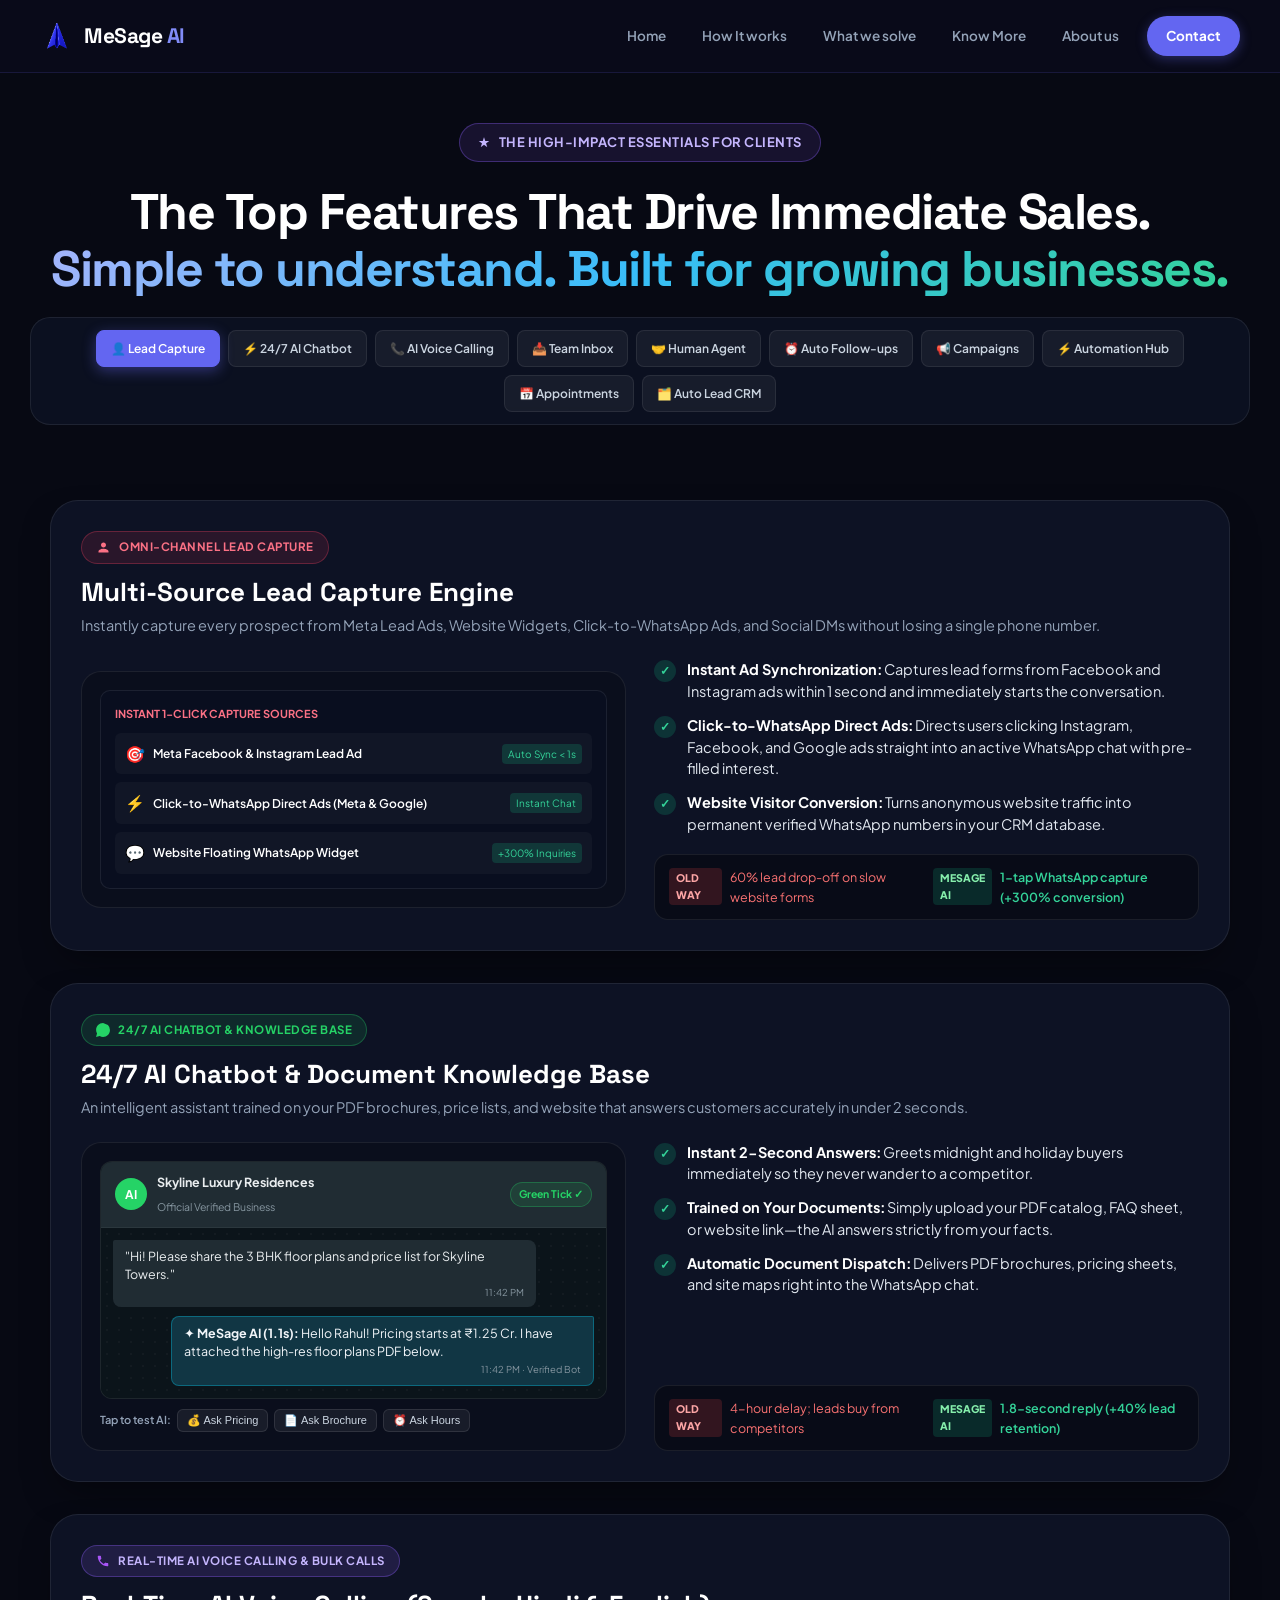
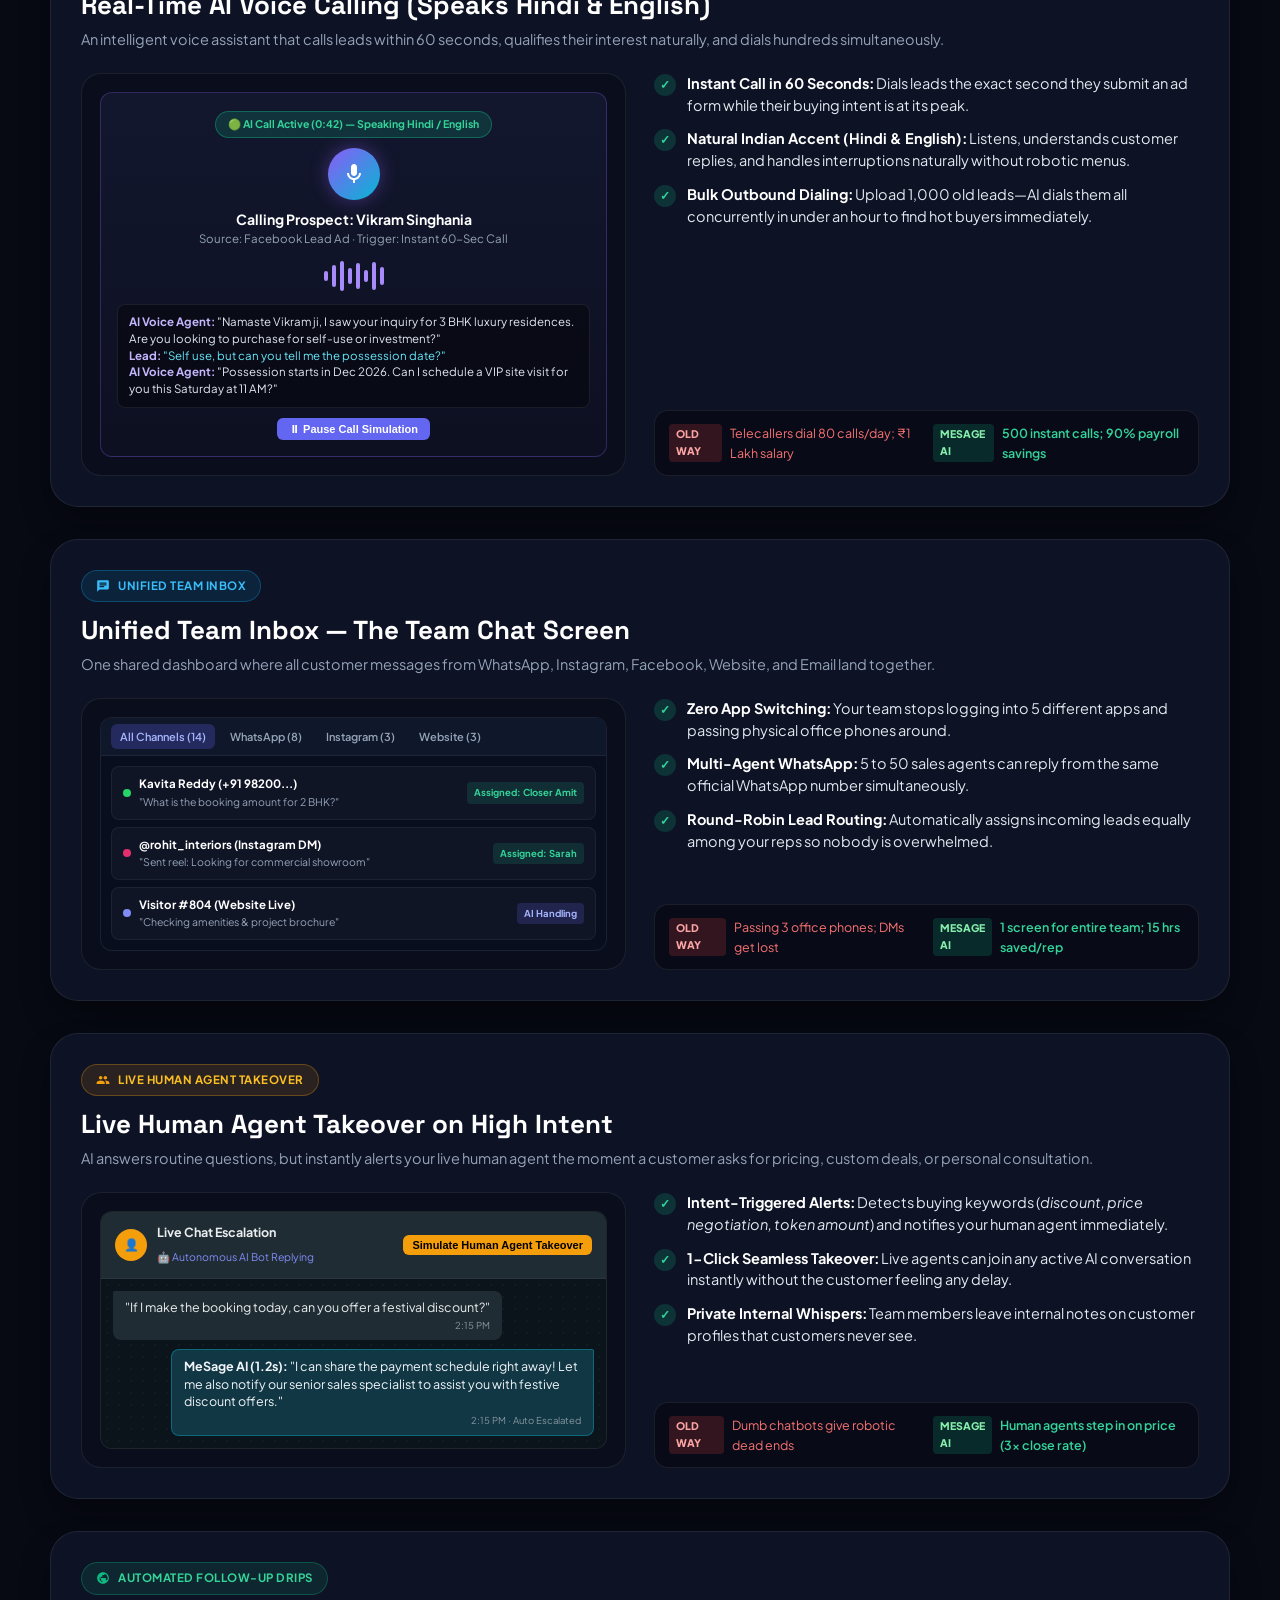
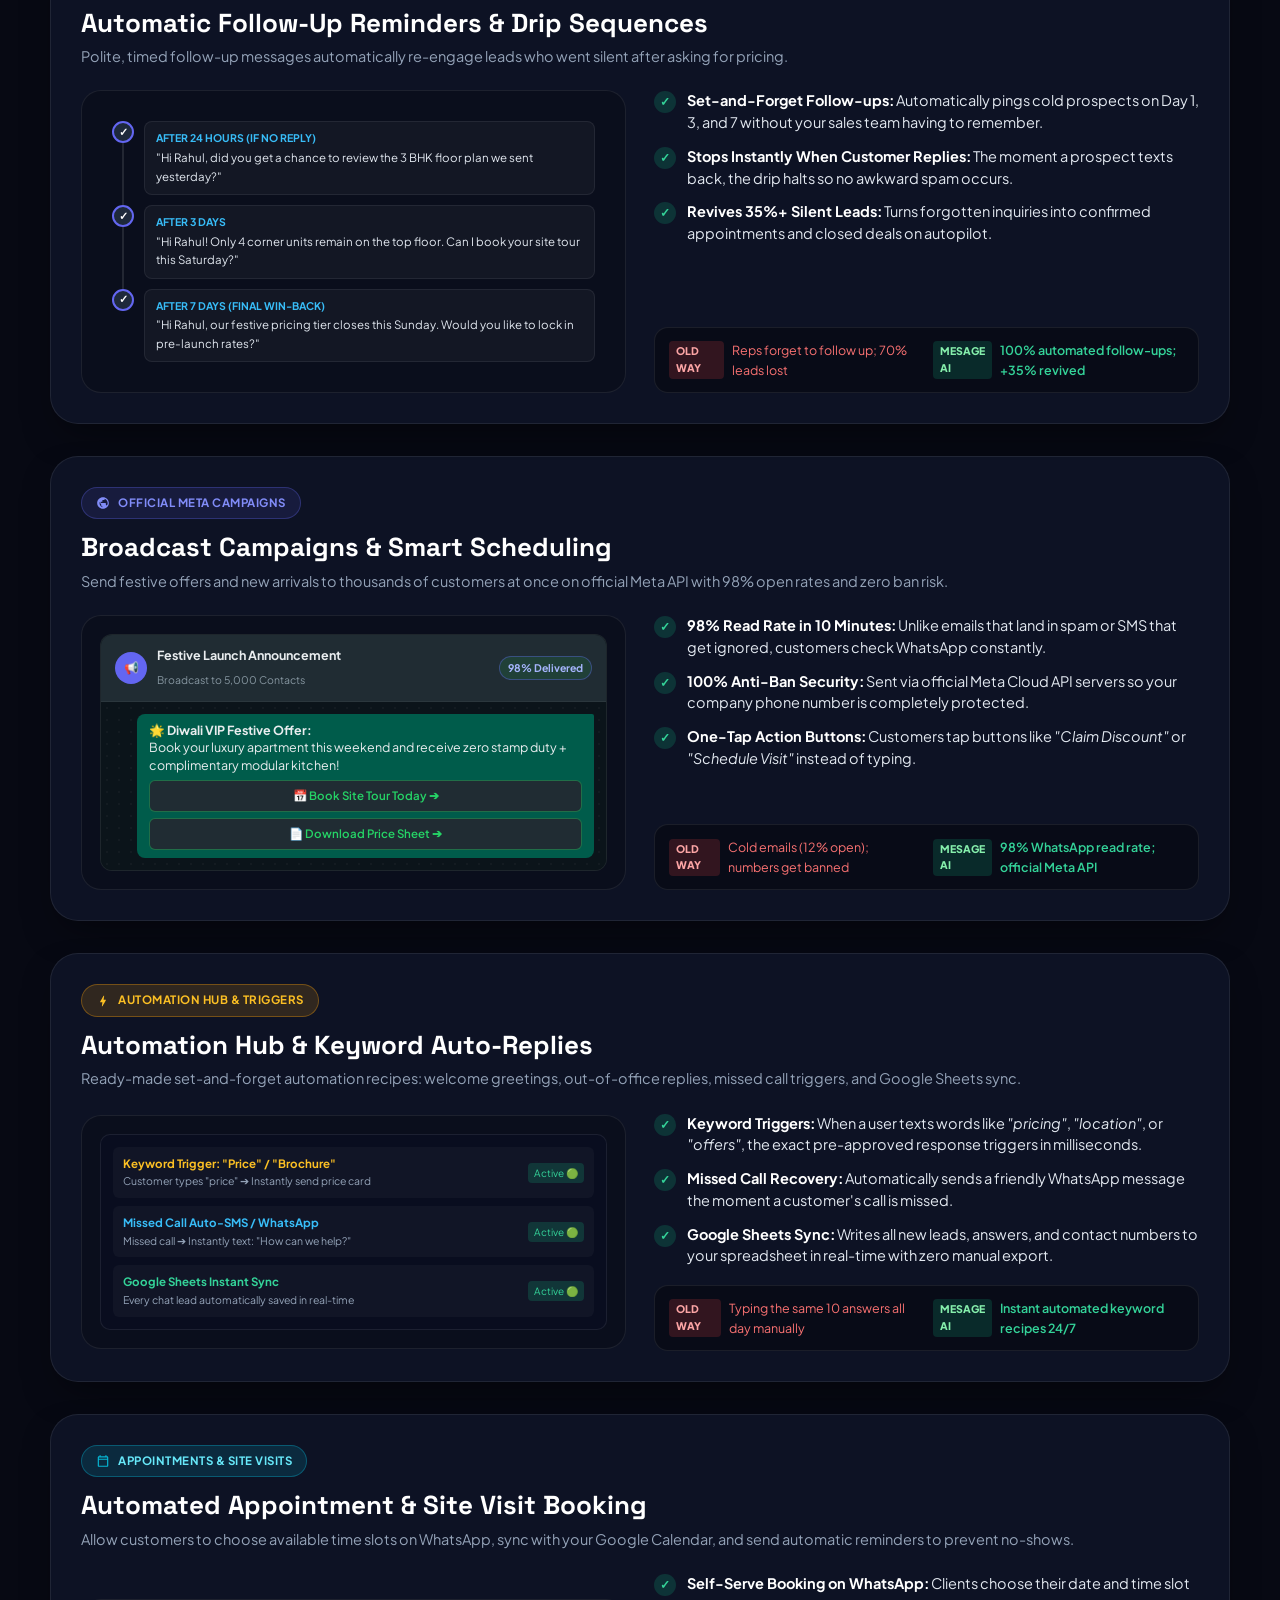
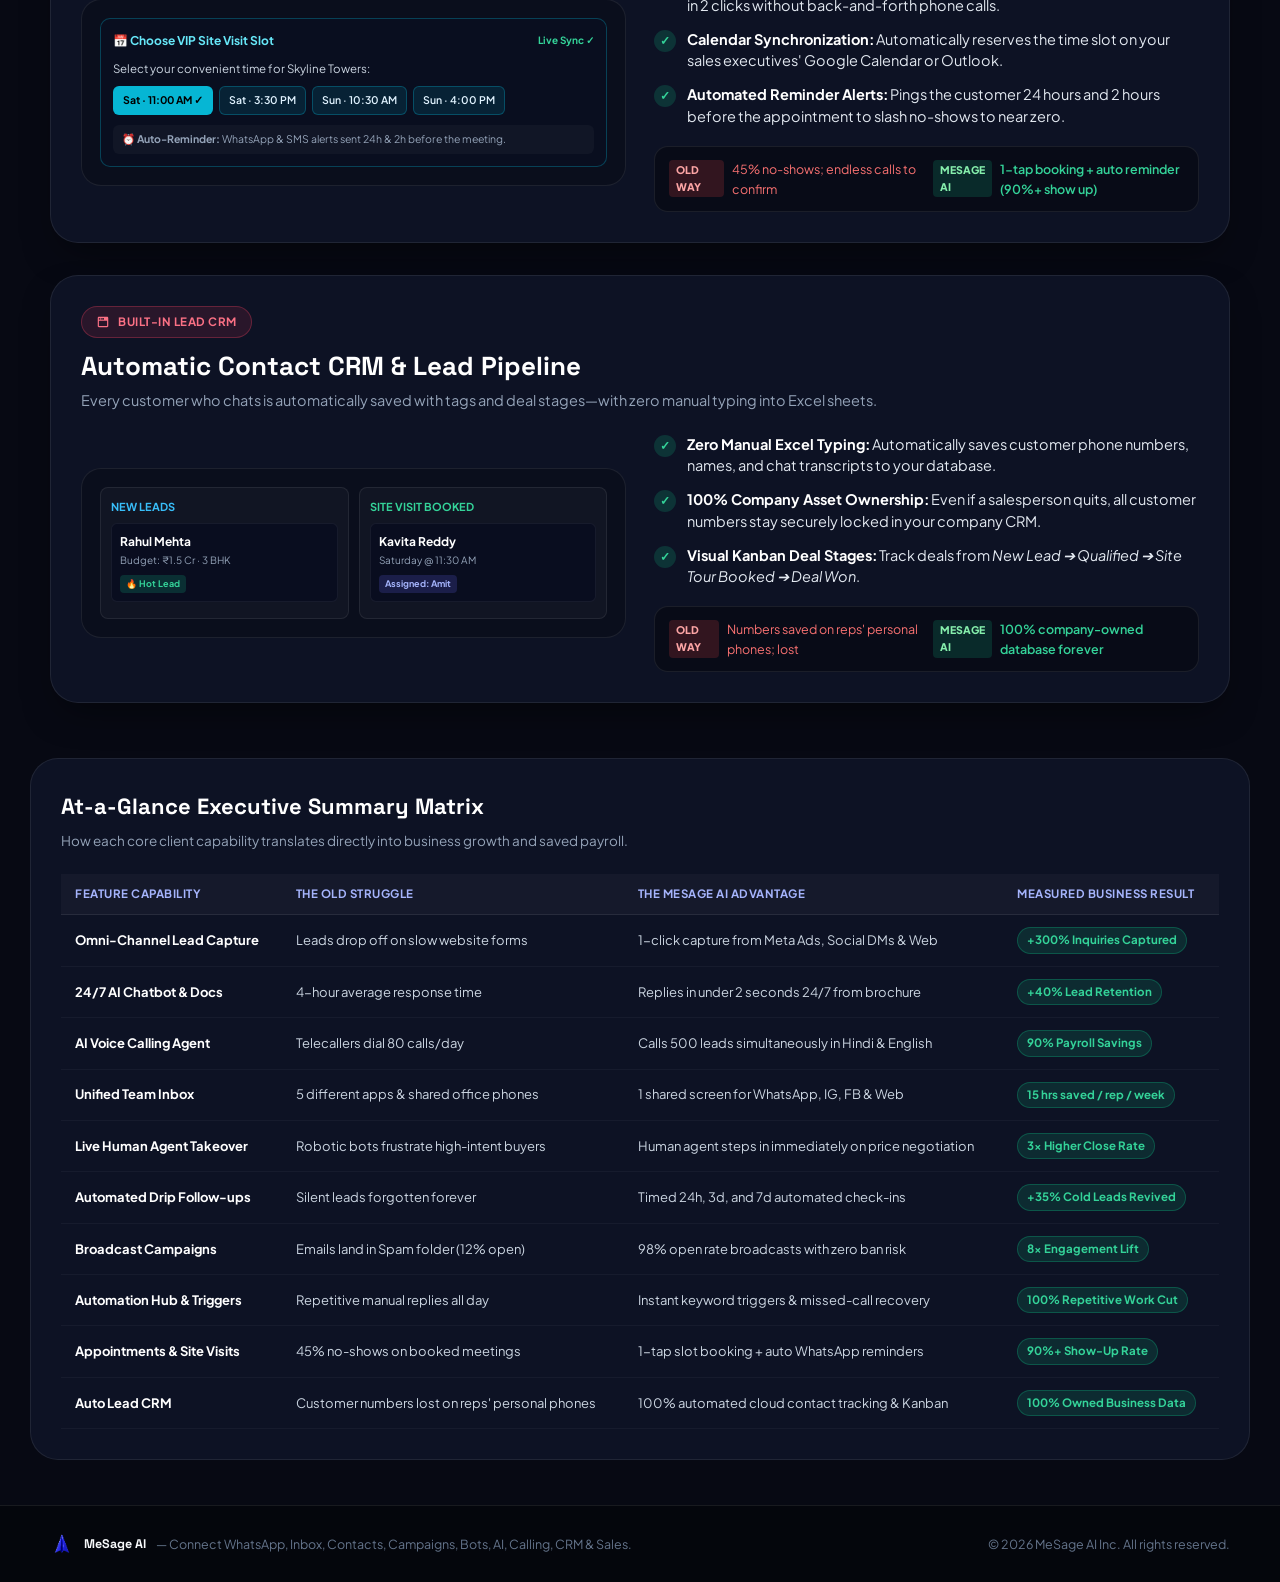
<file: demo5.html>
<!doctype html>
<html lang="en">
<head>
  <meta charset="utf-8">
  <meta name="viewport" content="width=device-width, initial-scale=1">
  <meta name="theme-color" content="#070913">
  <meta name="description" content="MeSage AI — Essential Client Features. Visual guide to lead capture, 24/7 AI chatbot, real-time AI voice calling, unified team inbox, human agent takeover, automated follow-ups, and appointments.">
  <title>Essential Client Features — MeSage AI (Demo 5)</title>
  
  <link rel="preconnect" href="https://fonts.googleapis.com">
  <link rel="preconnect" href="https://fonts.gstatic.com" crossorigin>
  <link href="https://fonts.googleapis.com/css2?family=Plus+Jakarta+Sans:wght@400;500;600;700;800&family=Space+Grotesk:wght@600;700;800&display=swap" rel="stylesheet">
  <link rel="stylesheet" href="demo5.css">
  <link rel="stylesheet" href="header.css">
</head>
<body>

  <!-- ==========================================================================
       HEADER
       ========================================================================== -->
  <header class="nav-wrap">
    <nav class="nav container">
      <a class="brand" href="home.html" aria-label="MeSage AI home">
        <img src="assets/logoimg.png" alt="MeSage AI logo" class="brand-logo" onerror="this.src='assets/logogif.gif'">
        <span>MeSage<span class="brand-ai"> AI</span></span>
      </a>
      <button class="menu-toggle" aria-label="Toggle navigation" aria-expanded="false">☰</button>
      <div class="nav-links">
        <a href="home.html">Home</a>
        <a href="how-it-works.html">How It works</a>
        <a href="demo4.html">What we solve</a>
        <a href="demo3.html">Know More</a>
        <a href="about.html">About us</a>
        <a href="demo2.html" class="nav-contact-btn">Contact</a>
      </div>
    </nav>
  </header>

  <main>

    <!-- ==========================================================================
         HERO SECTION: CLIENT-FIRST VALUE
         ========================================================================== -->
    <section class="hero-section container">
      <div class="hero-pill-badge">
        <span>★</span> THE HIGH-IMPACT ESSENTIALS FOR CLIENTS
      </div>

      <h1 class="hero-title">
        The Top Features That Drive Immediate Sales.<br>
        <span class="gradient-text">Simple to understand. Built for growing businesses.</span>
      </h1>

      <!-- Quick Jump Feature Navigation (No Numbers, Human Face Icon for Lead Capture, Human Agent Label) -->
      <nav class="quick-feature-nav" aria-label="Feature Quick Jump">
        <a href="#feat-lead-capture" class="feat-nav-btn active">👤 Lead Capture</a>
        <a href="#feat-ai-chat" class="feat-nav-btn">⚡ 24/7 AI Chatbot</a>
        <a href="#feat-ai-call" class="feat-nav-btn">📞 AI Voice Calling</a>
        <a href="#feat-team-inbox" class="feat-nav-btn">📥 Team Inbox</a>
        <a href="#feat-human-takeover" class="feat-nav-btn">🤝 Human Agent</a>
        <a href="#feat-auto-followup" class="feat-nav-btn">⏰ Auto Follow-ups</a>
        <a href="#feat-broadcast" class="feat-nav-btn">📢 Campaigns</a>
        <a href="#feat-automation-hub" class="feat-nav-btn">⚡ Automation Hub</a>
        <a href="#feat-appointments" class="feat-nav-btn">📅 Appointments</a>
        <a href="#feat-crm" class="feat-nav-btn">🗂️ Auto Lead CRM</a>
      </nav>
    </section>

    <!-- ==========================================================================
         TOP ESSENTIAL CLIENT FEATURES SHOWCASE
         ========================================================================== -->
    <section class="container features-container">

      <!-- ------------------------------------------------------------------------
           LEAD CAPTURE (Human Face Icon, No Numbers)
           ------------------------------------------------------------------------ -->
      <article class="big-feature-card" id="feat-lead-capture">
        <div class="card-meta-top">
          <div class="channel-pill-tag lead-tag">
            <!-- Human Face Icon -->
            <svg width="15" height="15" viewBox="0 0 24 24" fill="#fb7185"><path d="M12 12c2.21 0 4-1.79 4-4s-1.79-4-4-4-4 1.79-4 4 1.79 4 4 4zm0 2c-2.67 0-8 1.34-8 4v2h16v-2c0-2.66-5.33-4-8-4z"/></svg>
            <span>OMNI-CHANNEL LEAD CAPTURE</span>
          </div>
        </div>

        <h2 class="card-main-title">Multi-Source Lead Capture Engine</h2>
        <p class="card-one-liner">Instantly capture every prospect from Meta Lead Ads, Website Widgets, Click-to-WhatsApp Ads, and Social DMs without losing a single phone number.</p>

        <div class="card-content-grid">
          <div class="visual-stage-box">
            <div style="background:#090e1f;border:1px solid rgba(255,255,255,0.08);border-radius:10px;padding:14px">
              <div style="font-size:11px;font-weight:700;color:#fb7185;margin-bottom:10px">INSTANT 1-CLICK CAPTURE SOURCES</div>
              <div style="display:flex;flex-direction:column;gap:8px">
                <div style="display:flex;align-items:center;justify-content:space-between;padding:8px 10px;background:rgba(255,255,255,0.03);border-radius:6px">
                  <div style="display:flex;align-items:center;gap:8px">
                    <span style="font-size:16px">🎯</span>
                    <span style="font-size:12px;font-weight:600;color:#fff">Meta Facebook &amp; Instagram Lead Ad</span>
                  </div>
                  <span style="font-size:10px;padding:2px 6px;border-radius:4px;background:rgba(16,185,129,0.2);color:#34d399">Auto Sync &lt; 1s</span>
                </div>
                <div style="display:flex;align-items:center;justify-content:space-between;padding:8px 10px;background:rgba(255,255,255,0.03);border-radius:6px">
                  <div style="display:flex;align-items:center;gap:8px">
                    <span style="font-size:16px">⚡</span>
                    <span style="font-size:12px;font-weight:600;color:#fff">Click-to-WhatsApp Direct Ads (Meta &amp; Google)</span>
                  </div>
                  <span style="font-size:10px;padding:2px 6px;border-radius:4px;background:rgba(16,185,129,0.2);color:#34d399">Instant Chat</span>
                </div>
                <div style="display:flex;align-items:center;justify-content:space-between;padding:8px 10px;background:rgba(255,255,255,0.03);border-radius:6px">
                  <div style="display:flex;align-items:center;gap:8px">
                    <span style="font-size:16px">💬</span>
                    <span style="font-size:12px;font-weight:600;color:#fff">Website Floating WhatsApp Widget</span>
                  </div>
                  <span style="font-size:10px;padding:2px 6px;border-radius:4px;background:rgba(16,185,129,0.2);color:#34d399">+300% Inquiries</span>
                </div>
              </div>
            </div>
          </div>

          <div class="value-col">
            <ul class="scannable-bullets-list">
              <li>
                <span class="bullet-check-icon">✓</span>
                <div>
                  <strong>Instant Ad Synchronization:</strong> Captures lead forms from Facebook and Instagram ads within 1 second and immediately starts the conversation.
                </div>
              </li>
              <li>
                <span class="bullet-check-icon">✓</span>
                <div>
                  <strong>Click-to-WhatsApp Direct Ads:</strong> Directs users clicking Instagram, Facebook, and Google ads straight into an active WhatsApp chat with pre-filled interest.
                </div>
              </li>
              <li>
                <span class="bullet-check-icon">✓</span>
                <div>
                  <strong>Website Visitor Conversion:</strong> Turns anonymous website traffic into permanent verified WhatsApp numbers in your CRM database.
                </div>
              </li>
            </ul>

            <div class="card-comparison-bar">
              <div class="cmp-old">
                <span class="cmp-badge old-bg">Old Way</span>
                <span>60% lead drop-off on slow website forms</span>
              </div>
              <div class="cmp-new">
                <span class="cmp-badge new-bg">MeSage AI</span>
                <span>1-tap WhatsApp capture (+300% conversion)</span>
              </div>
            </div>
          </div>
        </div>
      </article>

      <!-- ------------------------------------------------------------------------
           24/7 AI CHATBOT & KNOWLEDGE BASE
           ------------------------------------------------------------------------ -->
      <article class="big-feature-card" id="feat-ai-chat">
        <div class="card-meta-top">
          <div class="channel-pill-tag wa-tag">
            <svg width="14" height="14" viewBox="0 0 24 24" fill="#25D366"><path d="M12.05 0C5.495 0 .16 5.335.157 11.892c0 2.096.547 4.142 1.588 5.945L.057 24l6.305-1.654a11.882 11.882 0 005.683 1.448h.005c6.554 0 11.89-5.335 11.893-11.893a11.821 11.821 0 00-3.48-8.413z"/></svg>
            <span>24/7 AI CHATBOT &amp; KNOWLEDGE BASE</span>
          </div>
        </div>

        <h2 class="card-main-title">24/7 AI Chatbot &amp; Document Knowledge Base</h2>
        <p class="card-one-liner">An intelligent assistant trained on your PDF brochures, price lists, and website that answers customers accurately in under 2 seconds.</p>

        <div class="card-content-grid">
          <div class="visual-stage-box">
            <div class="mockup-wa-window">
              <div class="mockup-wa-header">
                <div class="wa-profile-left">
                  <div class="wa-avatar">AI</div>
                  <div class="wa-name-col">
                    <strong>Skyline Luxury Residences</strong>
                    <small>Official Verified Business</small>
                  </div>
                </div>
                <span class="wa-verified-pill">Green Tick ✓</span>
              </div>
              <div class="mockup-wa-body">
                <div class="wa-bubble in">
                  "Hi! Please share the 3 BHK floor plans and price list for Skyline Towers."
                  <span class="wa-meta-time">11:42 PM</span>
                </div>
                <div class="wa-bubble ai-out" id="demoBotAnswer">
                  ✦ <strong>MeSage AI (1.1s):</strong> Hello Rahul! Pricing starts at ₹1.25 Cr. I have attached the high-res floor plans PDF below.
                  <span class="wa-meta-time">11:42 PM · Verified Bot</span>
                </div>
              </div>
            </div>

            <!-- Interactive Tester Chips -->
            <div style="margin-top:10px;display:flex;align-items:center;gap:6px;flex-wrap:wrap">
              <span style="font-size:11px;color:#94a3b8;font-weight:600">Tap to test AI:</span>
              <button class="demo-q-pill" data-q="pricing" style="padding:4px 9px;font-size:11px;border-radius:6px;background:rgba(255,255,255,0.06);border:1px solid rgba(255,255,255,0.1);color:#cbd5e1;cursor:pointer">💰 Ask Pricing</button>
              <button class="demo-q-pill" data-q="brochure" style="padding:4px 9px;font-size:11px;border-radius:6px;background:rgba(255,255,255,0.06);border:1px solid rgba(255,255,255,0.1);color:#cbd5e1;cursor:pointer">📄 Ask Brochure</button>
              <button class="demo-q-pill" data-q="timing" style="padding:4px 9px;font-size:11px;border-radius:6px;background:rgba(255,255,255,0.06);border:1px solid rgba(255,255,255,0.1);color:#cbd5e1;cursor:pointer">⏰ Ask Hours</button>
            </div>
          </div>

          <div class="value-col">
            <ul class="scannable-bullets-list">
              <li>
                <span class="bullet-check-icon">✓</span>
                <div>
                  <strong>Instant 2-Second Answers:</strong> Greets midnight and holiday buyers immediately so they never wander to a competitor.
                </div>
              </li>
              <li>
                <span class="bullet-check-icon">✓</span>
                <div>
                  <strong>Trained on Your Documents:</strong> Simply upload your PDF catalog, FAQ sheet, or website link—the AI answers strictly from your facts.
                </div>
              </li>
              <li>
                <span class="bullet-check-icon">✓</span>
                <div>
                  <strong>Automatic Document Dispatch:</strong> Delivers PDF brochures, pricing sheets, and site maps right into the WhatsApp chat.
                </div>
              </li>
            </ul>

            <div class="card-comparison-bar">
              <div class="cmp-old">
                <span class="cmp-badge old-bg">Old Way</span>
                <span>4-hour delay; leads buy from competitors</span>
              </div>
              <div class="cmp-new">
                <span class="cmp-badge new-bg">MeSage AI</span>
                <span>1.8-second reply (+40% lead retention)</span>
              </div>
            </div>
          </div>
        </div>
      </article>

      <!-- ------------------------------------------------------------------------
           REAL-TIME AI VOICE CALLING & BULK AI CALLS
           ------------------------------------------------------------------------ -->
      <article class="big-feature-card" id="feat-ai-call">
        <div class="card-meta-top">
          <div class="channel-pill-tag voice-tag">
            <svg width="14" height="14" viewBox="0 0 24 24" fill="#a855f7"><path d="M20.01 15.38c-1.23 0-2.42-.2-3.53-.56a.977.977 0 00-1.01.24l-2.2 2.2a15.053 15.053 0 01-6.59-6.59l2.2-2.21a.96.96 0 00.25-1A11.36 11.36 0 018.5 4c0-.55-.45-1-1-1H4c-.55 0-1 .45-1 1 0 9.39 7.61 17 17 17 .55 0 1-.45 1-1v-3.5c0-.55-.45-1-1-1z"/></svg>
            <span>REAL-TIME AI VOICE CALLING &amp; BULK CALLS</span>
          </div>
        </div>

        <h2 class="card-main-title">Real-Time AI Voice Calling (Speaks Hindi &amp; English)</h2>
        <p class="card-one-liner">An intelligent voice assistant that calls leads within 60 seconds, qualifies their interest naturally, and dials hundreds simultaneously.</p>

        <div class="card-content-grid">
          <div class="visual-stage-box">
            <div class="mockup-calling-box">
              <span class="call-status-pill" id="voiceCallStatusText">🟢 AI Call Active (0:42) — Speaking Hindi / English</span>
              <div class="call-avatar-circle">
                <svg width="24" height="24" viewBox="0 0 24 24" fill="#fff"><path d="M12 14c1.66 0 3-1.34 3-3V5c0-1.66-1.34-3-3-3S9 3.34 9 5v6c0 1.66 1.34 3 3 3z"/><path d="M17 11c0 2.76-2.24 5-5 5s-5-2.24-5-5H5c0 3.53 2.61 6.43 6 6.92V21h2v-3.08c3.39-.49 6-3.39 6-6.92h-2z"/></svg>
              </div>
              <div class="call-lead-name">Calling Prospect: Vikram Singhania</div>
              <div class="call-lead-meta">Source: Facebook Lead Ad · Trigger: Instant 60-Sec Call</div>

              <div class="waveform-bars">
                <div class="wave-bar"></div><div class="wave-bar"></div>
                <div class="wave-bar"></div><div class="wave-bar"></div>
                <div class="wave-bar"></div><div class="wave-bar"></div>
                <div class="wave-bar"></div><div class="wave-bar"></div>
              </div>

              <div class="call-transcript-box">
                <strong>AI Voice Agent:</strong> "Namaste Vikram ji, I saw your inquiry for 3 BHK luxury residences. Are you looking to purchase for self-use or investment?"<br>
                <span style="color:#67e8f9"><strong>Lead:</strong> "Self use, but can you tell me the possession date?"</span><br>
                <strong>AI Voice Agent:</strong> "Possession starts in Dec 2026. Can I schedule a VIP site visit for you this Saturday at 11 AM?"
              </div>

              <button id="btnToggleVoiceCall" style="margin-top:10px;padding:5px 12px;background:#6366f1;color:#fff;border:none;border-radius:6px;font-size:11px;font-weight:700;cursor:pointer">
                ⏸ Pause Call Simulation
              </button>
            </div>
          </div>

          <div class="value-col">
            <ul class="scannable-bullets-list">
              <li>
                <span class="bullet-check-icon">✓</span>
                <div>
                  <strong>Instant Call in 60 Seconds:</strong> Dials leads the exact second they submit an ad form while their buying intent is at its peak.
                </div>
              </li>
              <li>
                <span class="bullet-check-icon">✓</span>
                <div>
                  <strong>Natural Indian Accent (Hindi &amp; English):</strong> Listens, understands customer replies, and handles interruptions naturally without robotic menus.
                </div>
              </li>
              <li>
                <span class="bullet-check-icon">✓</span>
                <div>
                  <strong>Bulk Outbound Dialing:</strong> Upload 1,000 old leads—AI dials them all concurrently in under an hour to find hot buyers immediately.
                </div>
              </li>
            </ul>

            <div class="card-comparison-bar">
              <div class="cmp-old">
                <span class="cmp-badge old-bg">Old Way</span>
                <span>Telecallers dial 80 calls/day; ₹1 Lakh salary</span>
              </div>
              <div class="cmp-new">
                <span class="cmp-badge new-bg">MeSage AI</span>
                <span>500 instant calls; 90% payroll savings</span>
              </div>
            </div>
          </div>
        </div>
      </article>

      <!-- ------------------------------------------------------------------------
           UNIFIED TEAM INBOX — THE TEAM CHAT SCREEN
           ------------------------------------------------------------------------ -->
      <article class="big-feature-card" id="feat-team-inbox">
        <div class="card-meta-top">
          <div class="channel-pill-tag inbox-tag">
            <svg width="14" height="14" viewBox="0 0 24 24" fill="#38bdf8"><path d="M20 2H4c-1.1 0-1.99.9-1.99 2L2 22l4-4h14c1.1 0 2-.9 2-2V4c0-1.1-.9-2-2-2zM6 9h12v2H6V9zm8 5H6v-2h8v2zm4-6H6V6h12v2z"/></svg>
            <span>UNIFIED TEAM INBOX</span>
          </div>
        </div>

        <h2 class="card-main-title">Unified Team Inbox — The Team Chat Screen</h2>
        <p class="card-one-liner">One shared dashboard where all customer messages from WhatsApp, Instagram, Facebook, Website, and Email land together.</p>

        <div class="card-content-grid">
          <div class="visual-stage-box">
            <div class="mockup-inbox-stage">
              <div class="inbox-nav-row">
                <span class="inbox-tab-chip active" data-channel="all">All Channels (14)</span>
                <span class="inbox-tab-chip" data-channel="wa">WhatsApp (8)</span>
                <span class="inbox-tab-chip" data-channel="ig">Instagram (3)</span>
                <span class="inbox-tab-chip" data-channel="web">Website (3)</span>
              </div>
              <div class="inbox-threads-list">
                <div class="inbox-thread-item" data-channel="wa">
                  <div class="thread-user-meta">
                    <span class="thread-ch-dot" style="background:#25d366" title="WhatsApp"></span>
                    <div>
                      <div class="thread-text-name">Kavita Reddy (+91 98200...)</div>
                      <div class="thread-text-sub">"What is the booking amount for 2 BHK?"</div>
                    </div>
                  </div>
                  <span class="thread-agent-pill">Assigned: Closer Amit</span>
                </div>
                <div class="inbox-thread-item" data-channel="ig">
                  <div class="thread-user-meta">
                    <span class="thread-ch-dot" style="background:#e1306c" title="Instagram"></span>
                    <div>
                      <div class="thread-text-name">@rohit_interiors (Instagram DM)</div>
                      <div class="thread-text-sub">"Sent reel: Looking for commercial showroom"</div>
                    </div>
                  </div>
                  <span class="thread-agent-pill">Assigned: Sarah</span>
                </div>
                <div class="inbox-thread-item" data-channel="web">
                  <div class="thread-user-meta">
                    <span class="thread-ch-dot" style="background:#818cf8" title="Website Chat"></span>
                    <div>
                      <div class="thread-text-name">Visitor #804 (Website Live)</div>
                      <div class="thread-text-sub">"Checking amenities &amp; project brochure"</div>
                    </div>
                  </div>
                  <span class="thread-agent-pill" style="background:rgba(99,102,241,0.2);color:#a5b4fc">AI Handling</span>
                </div>
              </div>
            </div>
          </div>

          <div class="value-col">
            <ul class="scannable-bullets-list">
              <li>
                <span class="bullet-check-icon">✓</span>
                <div>
                  <strong>Zero App Switching:</strong> Your team stops logging into 5 different apps and passing physical office phones around.
                </div>
              </li>
              <li>
                <span class="bullet-check-icon">✓</span>
                <div>
                  <strong>Multi-Agent WhatsApp:</strong> 5 to 50 sales agents can reply from the same official WhatsApp number simultaneously.
                </div>
              </li>
              <li>
                <span class="bullet-check-icon">✓</span>
                <div>
                  <strong>Round-Robin Lead Routing:</strong> Automatically assigns incoming leads equally among your reps so nobody is overwhelmed.
                </div>
              </li>
            </ul>

            <div class="card-comparison-bar">
              <div class="cmp-old">
                <span class="cmp-badge old-bg">Old Way</span>
                <span>Passing 3 office phones; DMs get lost</span>
              </div>
              <div class="cmp-new">
                <span class="cmp-badge new-bg">MeSage AI</span>
                <span>1 screen for entire team; 15 hrs saved/rep</span>
              </div>
            </div>
          </div>
        </div>
      </article>

      <!-- ------------------------------------------------------------------------
           HUMAN AGENT TAKEOVER
           ------------------------------------------------------------------------ -->
      <article class="big-feature-card" id="feat-human-takeover">
        <div class="card-meta-top">
          <div class="channel-pill-tag closer-tag">
            <!-- User/Human Agent Icon -->
            <svg width="14" height="14" viewBox="0 0 24 24" fill="#f59e0b"><path d="M16 11c1.66 0 2.99-1.34 2.99-3S17.66 5 16 5c-1.66 0-3 1.34-3 3s1.34 3 3 3zm-8 0c1.66 0 2.99-1.34 2.99-3S9.66 5 8 5C6.34 5 5 6.34 5 8s1.34 3 3 3zm0 2c-2.33 0-7 1.17-7 3.5V19h14v-2.5c0-2.33-4.67-3.5-7-3.5zm8 0c-.29 0-.62.02-.97.05 1.16.84 1.97 1.97 1.97 3.45V19h6v-2.5c0-2.33-4.67-3.5-7-3.5z"/></svg>
            <span>LIVE HUMAN AGENT TAKEOVER</span>
          </div>
        </div>

        <h2 class="card-main-title">Live Human Agent Takeover on High Intent</h2>
        <p class="card-one-liner">AI answers routine questions, but instantly alerts your live human agent the moment a customer asks for pricing, custom deals, or personal consultation.</p>

        <div class="card-content-grid">
          <div class="visual-stage-box">
            <div class="mockup-wa-window">
              <div class="mockup-wa-header">
                <div class="wa-profile-left">
                  <div class="wa-avatar" style="background:#f59e0b">👤</div>
                  <div class="wa-name-col">
                    <strong>Live Chat Escalation</strong>
                    <small id="takeoverStatusBadge" style="color:#818cf8">🤖 Autonomous AI Bot Replying</small>
                  </div>
                </div>
                <button id="btnTakeoverToggle" style="padding:4px 9px;background:#f59e0b;color:#000;border:none;border-radius:6px;font-size:11px;font-weight:700;cursor:pointer">
                  Simulate Human Agent Takeover
                </button>
              </div>
              <div class="mockup-wa-body">
                <div class="wa-bubble in">
                  "If I make the booking today, can you offer a festival discount?"
                  <span class="wa-meta-time">2:15 PM</span>
                </div>
                <div class="wa-bubble ai-out" id="takeoverChatBubble">
                  <strong>MeSage AI (1.2s):</strong> "I can share the payment schedule right away! Let me also notify our senior sales specialist to assist you with festive discount offers."
                  <span class="wa-meta-time">2:15 PM · Auto Escalated</span>
                </div>
              </div>
            </div>
          </div>

          <div class="value-col">
            <ul class="scannable-bullets-list">
              <li>
                <span class="bullet-check-icon">✓</span>
                <div>
                  <strong>Intent-Triggered Alerts:</strong> Detects buying keywords (<em>discount, price negotiation, token amount</em>) and notifies your human agent immediately.
                </div>
              </li>
              <li>
                <span class="bullet-check-icon">✓</span>
                <div>
                  <strong>1-Click Seamless Takeover:</strong> Live agents can join any active AI conversation instantly without the customer feeling any delay.
                </div>
              </li>
              <li>
                <span class="bullet-check-icon">✓</span>
                <div>
                  <strong>Private Internal Whispers:</strong> Team members leave internal notes on customer profiles that customers never see.
                </div>
              </li>
            </ul>

            <div class="card-comparison-bar">
              <div class="cmp-old">
                <span class="cmp-badge old-bg">Old Way</span>
                <span>Dumb chatbots give robotic dead ends</span>
              </div>
              <div class="cmp-new">
                <span class="cmp-badge new-bg">MeSage AI</span>
                <span>Human agents step in on price (3x close rate)</span>
              </div>
            </div>
          </div>
        </div>
      </article>

      <!-- ------------------------------------------------------------------------
           AUTO FOLLOW-UPS & DRIP SEQUENCES
           ------------------------------------------------------------------------ -->
      <article class="big-feature-card" id="feat-auto-followup">
        <div class="card-meta-top">
          <div class="channel-pill-tag drip-tag">
            <svg width="14" height="14" viewBox="0 0 24 24" fill="#10B981"><path d="M12 2C6.48 2 2 6.48 2 12s4.48 10 10 10 10-4.48 10-10S17.52 2 12 2zm1 17.93c-3.95-.49-7-3.85-7-7.93 0-.62.08-1.21.21-1.79L9 15v1c0 1.1.9 2 2 2v1.93zm6.9-2.54c-.26-.81-1-1.39-1.9-1.39h-1v-3c0-.55-.45-1-1-1H8v-2h2c.55 0 1-.45 1-1V7h2c1.1 0 2-.9 2-2v-.41c2.93 1.19 5 4.06 5 7.41 0 2.08-.8 3.97-2.1 5.39z"/></svg>
            <span>AUTOMATED FOLLOW-UP DRIPS</span>
          </div>
        </div>

        <h2 class="card-main-title">Automatic Follow-Up Reminders &amp; Drip Sequences</h2>
        <p class="card-one-liner">Polite, timed follow-up messages automatically re-engage leads who went silent after asking for pricing.</p>

        <div class="card-content-grid">
          <div class="visual-stage-box">
            <div class="drip-timeline-stage">
              <div class="drip-node">
                <div class="drip-marker">✓</div>
                <div class="drip-body-card">
                  <div class="drip-time-tag">AFTER 24 HOURS (IF NO REPLY)</div>
                  <div class="drip-msg-snippet">"Hi Rahul, did you get a chance to review the 3 BHK floor plan we sent yesterday?"</div>
                </div>
              </div>
              <div class="drip-node">
                <div class="drip-marker">✓</div>
                <div class="drip-body-card">
                  <div class="drip-time-tag">AFTER 3 DAYS</div>
                  <div class="drip-msg-snippet">"Hi Rahul! Only 4 corner units remain on the top floor. Can I book your site tour this Saturday?"</div>
                </div>
              </div>
              <div class="drip-node">
                <div class="drip-marker">✓</div>
                <div class="drip-body-card">
                  <div class="drip-time-tag">AFTER 7 DAYS (FINAL WIN-BACK)</div>
                  <div class="drip-msg-snippet">"Hi Rahul, our festive pricing tier closes this Sunday. Would you like to lock in pre-launch rates?"</div>
                </div>
              </div>
            </div>
          </div>

          <div class="value-col">
            <ul class="scannable-bullets-list">
              <li>
                <span class="bullet-check-icon">✓</span>
                <div>
                  <strong>Set-and-Forget Follow-ups:</strong> Automatically pings cold prospects on Day 1, 3, and 7 without your sales team having to remember.
                </div>
              </li>
              <li>
                <span class="bullet-check-icon">✓</span>
                <div>
                  <strong>Stops Instantly When Customer Replies:</strong> The moment a prospect texts back, the drip halts so no awkward spam occurs.
                </div>
              </li>
              <li>
                <span class="bullet-check-icon">✓</span>
                <div>
                  <strong>Revives 35%+ Silent Leads:</strong> Turns forgotten inquiries into confirmed appointments and closed deals on autopilot.
                </div>
              </li>
            </ul>

            <div class="card-comparison-bar">
              <div class="cmp-old">
                <span class="cmp-badge old-bg">Old Way</span>
                <span>Reps forget to follow up; 70% leads lost</span>
              </div>
              <div class="cmp-new">
                <span class="cmp-badge new-bg">MeSage AI</span>
                <span>100% automated follow-ups; +35% revived</span>
              </div>
            </div>
          </div>
        </div>
      </article>

      <!-- ------------------------------------------------------------------------
           CAMPAIGNS (OFFICIAL WHATSAPP BROADCASTS)
           ------------------------------------------------------------------------ -->
      <article class="big-feature-card" id="feat-broadcast">
        <div class="card-meta-top">
          <div class="channel-pill-tag broadcast-tag">
            <svg width="14" height="14" viewBox="0 0 24 24" fill="#818cf8"><path d="M12 2C6.48 2 2 6.48 2 12s4.48 10 10 10 10-4.48 10-10S17.52 2 12 2zm1 17.93c-3.95-.49-7-3.85-7-7.93 0-.62.08-1.21.21-1.79L9 15v1c0 1.1.9 2 2 2v1.93zm6.9-2.54c-.26-.81-1-1.39-1.9-1.39h-1v-3c0-.55-.45-1-1-1H8v-2h2c.55 0 1-.45 1-1V7h2c1.1 0 2-.9 2-2v-.41c2.93 1.19 5 4.06 5 7.41 0 2.08-.8 3.97-2.1 5.39z"/></svg>
            <span>OFFICIAL META CAMPAIGNS</span>
          </div>
        </div>

        <h2 class="card-main-title">Broadcast Campaigns &amp; Smart Scheduling</h2>
        <p class="card-one-liner">Send festive offers and new arrivals to thousands of customers at once on official Meta API with 98% open rates and zero ban risk.</p>

        <div class="card-content-grid">
          <div class="visual-stage-box">
            <div class="mockup-wa-window">
              <div class="mockup-wa-header">
                <div class="wa-profile-left">
                  <div class="wa-avatar" style="background:#6366f1">📢</div>
                  <div class="wa-name-col">
                    <strong>Festive Launch Announcement</strong>
                    <small>Broadcast to 5,000 Contacts</small>
                  </div>
                </div>
                <span class="wa-verified-pill" style="color:#a5b4fc;border-color:rgba(99,102,241,0.4)">98% Delivered</span>
              </div>
              <div class="mockup-wa-body">
                <div class="wa-bubble out" style="max-width:95%">
                  <strong>🌟 Diwali VIP Festive Offer:</strong><br>
                  Book your luxury apartment this weekend and receive zero stamp duty + complimentary modular kitchen!
                  <div class="wa-interactive-btn-card">
                    <span class="wa-action-btn-pill">📅 Book Site Tour Today ➔</span>
                    <span class="wa-action-btn-pill">📄 Download Price Sheet ➔</span>
                  </div>
                </div>
              </div>
            </div>
          </div>

          <div class="value-col">
            <ul class="scannable-bullets-list">
              <li>
                <span class="bullet-check-icon">✓</span>
                <div>
                  <strong>98% Read Rate in 10 Minutes:</strong> Unlike emails that land in spam or SMS that get ignored, customers check WhatsApp constantly.
                </div>
              </li>
              <li>
                <span class="bullet-check-icon">✓</span>
                <div>
                  <strong>100% Anti-Ban Security:</strong> Sent via official Meta Cloud API servers so your company phone number is completely protected.
                </div>
              </li>
              <li>
                <span class="bullet-check-icon">✓</span>
                <div>
                  <strong>One-Tap Action Buttons:</strong> Customers tap buttons like <em>"Claim Discount"</em> or <em>"Schedule Visit"</em> instead of typing.
                </div>
              </li>
            </ul>

            <div class="card-comparison-bar">
              <div class="cmp-old">
                <span class="cmp-badge old-bg">Old Way</span>
                <span>Cold emails (12% open); numbers get banned</span>
              </div>
              <div class="cmp-new">
                <span class="cmp-badge new-bg">MeSage AI</span>
                <span>98% WhatsApp read rate; official Meta API</span>
              </div>
            </div>
          </div>
        </div>
      </article>

      <!-- ------------------------------------------------------------------------
           AUTOMATION HUB & KEYWORD TRIGGERS
           ------------------------------------------------------------------------ -->
      <article class="big-feature-card" id="feat-automation-hub">
        <div class="card-meta-top">
          <div class="channel-pill-tag auto-tag">
            <svg width="14" height="14" viewBox="0 0 24 24" fill="#fbbf24"><path d="M11 21h-1l1-7H7.5c-.88 0-.33-.75-.31-.78C8.48 10.94 10.42 7.54 13.01 3h1l-1 7h3.5c.49 0 .56.33.47.51l-.07.15C12.96 17.55 11 21 11 21z"/></svg>
            <span>AUTOMATION HUB &amp; TRIGGERS</span>
          </div>
        </div>

        <h2 class="card-main-title">Automation Hub &amp; Keyword Auto-Replies</h2>
        <p class="card-one-liner">Ready-made set-and-forget automation recipes: welcome greetings, out-of-office replies, missed call triggers, and Google Sheets sync.</p>

        <div class="card-content-grid">
          <div class="visual-stage-box">
            <div style="background:#090d1f;border:1px solid rgba(255,255,255,0.08);border-radius:10px;padding:12px;display:flex;flex-direction:column;gap:8px">
              <div style="display:flex;align-items:center;justify-content:space-between;padding:8px 10px;background:rgba(255,255,255,0.03);border-radius:6px">
                <div>
                  <div style="font-size:11.5px;font-weight:700;color:#fbbf24">Keyword Trigger: "Price" / "Brochure"</div>
                  <div style="font-size:10.5px;color:#94a3b8">Customer types "price" ➔ Instantly send price card</div>
                </div>
                <span style="font-size:10px;padding:2px 6px;border-radius:4px;background:rgba(16,185,129,0.2);color:#34d399">Active 🟢</span>
              </div>
              <div style="display:flex;align-items:center;justify-content:space-between;padding:8px 10px;background:rgba(255,255,255,0.03);border-radius:6px">
                <div>
                  <div style="font-size:11.5px;font-weight:700;color:#38bdf8">Missed Call Auto-SMS / WhatsApp</div>
                  <div style="font-size:10.5px;color:#94a3b8">Missed call ➔ Instantly text: "How can we help?"</div>
                </div>
                <span style="font-size:10px;padding:2px 6px;border-radius:4px;background:rgba(16,185,129,0.2);color:#34d399">Active 🟢</span>
              </div>
              <div style="display:flex;align-items:center;justify-content:space-between;padding:8px 10px;background:rgba(255,255,255,0.03);border-radius:6px">
                <div>
                  <div style="font-size:11.5px;font-weight:700;color:#34d399">Google Sheets Instant Sync</div>
                  <div style="font-size:10.5px;color:#94a3b8">Every chat lead automatically saved in real-time</div>
                </div>
                <span style="font-size:10px;padding:2px 6px;border-radius:4px;background:rgba(16,185,129,0.2);color:#34d399">Active 🟢</span>
              </div>
            </div>
          </div>

          <div class="value-col">
            <ul class="scannable-bullets-list">
              <li>
                <span class="bullet-check-icon">✓</span>
                <div>
                  <strong>Keyword Triggers:</strong> When a user texts words like <em>"pricing"</em>, <em>"location"</em>, or <em>"offers"</em>, the exact pre-approved response triggers in milliseconds.
                </div>
              </li>
              <li>
                <span class="bullet-check-icon">✓</span>
                <div>
                  <strong>Missed Call Recovery:</strong> Automatically sends a friendly WhatsApp message the moment a customer's call is missed.
                </div>
              </li>
              <li>
                <span class="bullet-check-icon">✓</span>
                <div>
                  <strong>Google Sheets Sync:</strong> Writes all new leads, answers, and contact numbers to your spreadsheet in real-time with zero manual export.
                </div>
              </li>
            </ul>

            <div class="card-comparison-bar">
              <div class="cmp-old">
                <span class="cmp-badge old-bg">Old Way</span>
                <span>Typing the same 10 answers all day manually</span>
              </div>
              <div class="cmp-new">
                <span class="cmp-badge new-bg">MeSage AI</span>
                <span>Instant automated keyword recipes 24/7</span>
              </div>
            </div>
          </div>
        </div>
      </article>

      <!-- ------------------------------------------------------------------------
           APPOINTMENTS & SITE VISITS
           ------------------------------------------------------------------------ -->
      <article class="big-feature-card" id="feat-appointments">
        <div class="card-meta-top">
          <div class="channel-pill-tag cal-tag">
            <svg width="14" height="14" viewBox="0 0 24 24" fill="#06b6d4"><path d="M19 4h-1V2h-2v2H8V2H6v2H5c-1.11 0-1.99.9-1.99 2L3 20c0 1.1.89 2 2 2h14c1.1 0 2-.9 2-2V6c0-1.1-.9-2-2-2zm0 16H5V10h14v10zm0-12H5V6h14v2z"/></svg>
            <span>APPOINTMENTS &amp; SITE VISITS</span>
          </div>
        </div>

        <h2 class="card-main-title">Automated Appointment &amp; Site Visit Booking</h2>
        <p class="card-one-liner">Allow customers to choose available time slots on WhatsApp, sync with your Google Calendar, and send automatic reminders to prevent no-shows.</p>

        <div class="card-content-grid">
          <div class="visual-stage-box">
            <div class="mockup-cal-card">
              <div class="cal-header-row">
                <span class="cal-title-txt">📅 Choose VIP Site Visit Slot</span>
                <span style="font-size:10px;color:#34d399;font-weight:700">Live Sync ✓</span>
              </div>
              <div style="font-size:11.5px;color:#cbd5e1;margin-bottom:6px">Select your convenient time for Skyline Towers:</div>
              <div class="slot-chips-row">
                <span class="slot-chip selected">Sat · 11:00 AM ✓</span>
                <span class="slot-chip">Sat · 3:30 PM</span>
                <span class="slot-chip">Sun · 10:30 AM</span>
                <span class="slot-chip">Sun · 4:00 PM</span>
              </div>
              <div style="margin-top:10px;padding:6px 9px;background:rgba(255,255,255,0.03);border-radius:6px;font-size:10.5px;color:#94a3b8">
                ⏰ <strong>Auto-Reminder:</strong> WhatsApp &amp; SMS alerts sent 24h &amp; 2h before the meeting.
              </div>
            </div>
          </div>

          <div class="value-col">
            <ul class="scannable-bullets-list">
              <li>
                <span class="bullet-check-icon">✓</span>
                <div>
                  <strong>Self-Serve Booking on WhatsApp:</strong> Clients choose their date and time slot in 2 clicks without back-and-forth phone calls.
                </div>
              </li>
              <li>
                <span class="bullet-check-icon">✓</span>
                <div>
                  <strong>Calendar Synchronization:</strong> Automatically reserves the time slot on your sales executives' Google Calendar or Outlook.
                </div>
              </li>
              <li>
                <span class="bullet-check-icon">✓</span>
                <div>
                  <strong>Automated Reminder Alerts:</strong> Pings the customer 24 hours and 2 hours before the appointment to slash no-shows to near zero.
                </div>
              </li>
            </ul>

            <div class="card-comparison-bar">
              <div class="cmp-old">
                <span class="cmp-badge old-bg">Old Way</span>
                <span>45% no-shows; endless calls to confirm</span>
              </div>
              <div class="cmp-new">
                <span class="cmp-badge new-bg">MeSage AI</span>
                <span>1-tap booking + auto reminder (90%+ show up)</span>
              </div>
            </div>
          </div>
        </div>
      </article>

      <!-- ------------------------------------------------------------------------
           AUTO LEAD CRM
           ------------------------------------------------------------------------ -->
      <article class="big-feature-card" id="feat-crm">
        <div class="card-meta-top">
          <div class="channel-pill-tag crm-tag">
            <svg width="14" height="14" viewBox="0 0 24 24" fill="#fb7185"><path d="M19 3H5c-1.1 0-2 .9-2 2v14c0 1.1.9 2 2 2h14c1.1 0 2-.9 2-2V5c0-1.1-.9-2-2-2zm-7 2h1.5v3H12V5zm-2 0h1.5v3H10V5zm-2 0h1.5v3H8V5zm-3 0h1.5v3H5V5zm14 14H5V10h14v9z"/></svg>
            <span>BUILT-IN LEAD CRM</span>
          </div>
        </div>

        <h2 class="card-main-title">Automatic Contact CRM &amp; Lead Pipeline</h2>
        <p class="card-one-liner">Every customer who chats is automatically saved with tags and deal stages—with zero manual typing into Excel sheets.</p>

        <div class="card-content-grid">
          <div class="visual-stage-box">
            <div style="display:grid;grid-template-columns:1fr 1fr;gap:10px">
              <div style="background:rgba(255,255,255,0.03);border:1px solid rgba(255,255,255,0.08);border-radius:8px;padding:10px">
                <div style="font-size:11px;font-weight:700;color:#38bdf8;margin-bottom:8px">NEW LEADS</div>
                <div style="background:#090d1f;border:1px solid rgba(255,255,255,0.06);border-radius:6px;padding:8px;margin-bottom:6px">
                  <div style="font-size:12px;font-weight:700;color:#fff">Rahul Mehta</div>
                  <div style="font-size:10px;color:#94a3b8">Budget: ₹1.5 Cr · 3 BHK</div>
                  <span style="display:inline-block;margin-top:4px;padding:2px 6px;border-radius:4px;font-size:9px;font-weight:700;background:rgba(16,185,129,0.2);color:#34d399">🔥 Hot Lead</span>
                </div>
              </div>
              <div style="background:rgba(255,255,255,0.03);border:1px solid rgba(255,255,255,0.08);border-radius:8px;padding:10px">
                <div style="font-size:11px;font-weight:700;color:#34d399;margin-bottom:8px">SITE VISIT BOOKED</div>
                <div style="background:#090d1f;border:1px solid rgba(255,255,255,0.06);border-radius:6px;padding:8px">
                  <div style="font-size:12px;font-weight:700;color:#fff">Kavita Reddy</div>
                  <div style="font-size:10px;color:#94a3b8">Saturday @ 11:30 AM</div>
                  <span style="display:inline-block;margin-top:4px;padding:2px 6px;border-radius:4px;font-size:9px;font-weight:700;background:rgba(99,102,241,0.2);color:#a5b4fc">Assigned: Amit</span>
                </div>
              </div>
            </div>
          </div>

          <div class="value-col">
            <ul class="scannable-bullets-list">
              <li>
                <span class="bullet-check-icon">✓</span>
                <div>
                  <strong>Zero Manual Excel Typing:</strong> Automatically saves customer phone numbers, names, and chat transcripts to your database.
                </div>
              </li>
              <li>
                <span class="bullet-check-icon">✓</span>
                <div>
                  <strong>100% Company Asset Ownership:</strong> Even if a salesperson quits, all customer numbers stay securely locked in your company CRM.
                </div>
              </li>
              <li>
                <span class="bullet-check-icon">✓</span>
                <div>
                  <strong>Visual Kanban Deal Stages:</strong> Track deals from <em>New Lead ➔ Qualified ➔ Site Tour Booked ➔ Deal Won</em>.
                </div>
              </li>
            </ul>

            <div class="card-comparison-bar">
              <div class="cmp-old">
                <span class="cmp-badge old-bg">Old Way</span>
                <span>Numbers saved on reps' personal phones; lost</span>
              </div>
              <div class="cmp-new">
                <span class="cmp-badge new-bg">MeSage AI</span>
                <span>100% company-owned database forever</span>
              </div>
            </div>
          </div>
        </div>
      </article>

    </section>

    <!-- ==========================================================================
         EXECUTIVE SUMMARY MATRIX TABLE
         ========================================================================== -->
    <section class="container summary-table-section">
      <h2 class="section-head-title">At-a-Glance Executive Summary Matrix</h2>
      <p class="section-head-sub">How each core client capability translates directly into business growth and saved payroll.</p>

      <div style="overflow-x:auto">
        <table class="summary-table">
          <thead>
            <tr>
              <th>Feature Capability</th>
              <th>The Old Struggle</th>
              <th>The MeSage AI Advantage</th>
              <th>Measured Business Result</th>
            </tr>
          </thead>
          <tbody>
            <tr>
              <td class="feat-name-col">Omni-Channel Lead Capture</td>
              <td>Leads drop off on slow website forms</td>
              <td>1-click capture from Meta Ads, Social DMs &amp; Web</td>
              <td><span class="impact-pill">+300% Inquiries Captured</span></td>
            </tr>
            <tr>
              <td class="feat-name-col">24/7 AI Chatbot &amp; Docs</td>
              <td>4-hour average response time</td>
              <td>Replies in under 2 seconds 24/7 from brochure</td>
              <td><span class="impact-pill">+40% Lead Retention</span></td>
            </tr>
            <tr>
              <td class="feat-name-col">AI Voice Calling Agent</td>
              <td>Telecallers dial 80 calls/day</td>
              <td>Calls 500 leads simultaneously in Hindi &amp; English</td>
              <td><span class="impact-pill">90% Payroll Savings</span></td>
            </tr>
            <tr>
              <td class="feat-name-col">Unified Team Inbox</td>
              <td>5 different apps &amp; shared office phones</td>
              <td>1 shared screen for WhatsApp, IG, FB &amp; Web</td>
              <td><span class="impact-pill">15 hrs saved / rep / week</span></td>
            </tr>
            <tr>
              <td class="feat-name-col">Live Human Agent Takeover</td>
              <td>Robotic bots frustrate high-intent buyers</td>
              <td>Human agent steps in immediately on price negotiation</td>
              <td><span class="impact-pill">3x Higher Close Rate</span></td>
            </tr>
            <tr>
              <td class="feat-name-col">Automated Drip Follow-ups</td>
              <td>Silent leads forgotten forever</td>
              <td>Timed 24h, 3d, and 7d automated check-ins</td>
              <td><span class="impact-pill">+35% Cold Leads Revived</span></td>
            </tr>
            <tr>
              <td class="feat-name-col">Broadcast Campaigns</td>
              <td>Emails land in Spam folder (12% open)</td>
              <td>98% open rate broadcasts with zero ban risk</td>
              <td><span class="impact-pill">8x Engagement Lift</span></td>
            </tr>
            <tr>
              <td class="feat-name-col">Automation Hub &amp; Triggers</td>
              <td>Repetitive manual replies all day</td>
              <td>Instant keyword triggers &amp; missed-call recovery</td>
              <td><span class="impact-pill">100% Repetitive Work Cut</span></td>
            </tr>
            <tr>
              <td class="feat-name-col">Appointments &amp; Site Visits</td>
              <td>45% no-shows on booked meetings</td>
              <td>1-tap slot booking + auto WhatsApp reminders</td>
              <td><span class="impact-pill">90%+ Show-Up Rate</span></td>
            </tr>
            <tr>
              <td class="feat-name-col">Auto Lead CRM</td>
              <td>Customer numbers lost on reps' personal phones</td>
              <td>100% automated cloud contact tracking &amp; Kanban</td>
              <td><span class="impact-pill">100% Owned Business Data</span></td>
            </tr>
          </tbody>
        </table>
      </div>
    </section>

  </main>

  <!-- ==========================================================================
       CLEAN FOOTER
       ========================================================================== -->
  <footer class="demo-footer">
    <div class="container footer-inner">
      <div style="display:flex;align-items:center;gap:10px">
        <img src="assets/logoimg.png" alt="MeSage AI" style="width:24px;height:24px;border-radius:6px" onerror="this.style.display='none'">
        <strong style="color:var(--text-main);font-family:'Space Grotesk',sans-serif">MeSage AI</strong>
        <span>— Connect WhatsApp, Inbox, Contacts, Campaigns, Bots, AI, Calling, CRM &amp; Sales.</span>
      </div>
      <div>&copy; 2026 MeSage AI Inc. All rights reserved.</div>
    </div>
  </footer>

  <script src="header.js"></script>
  <script src="demo5.js"></script>
</body>
</html>
</file>
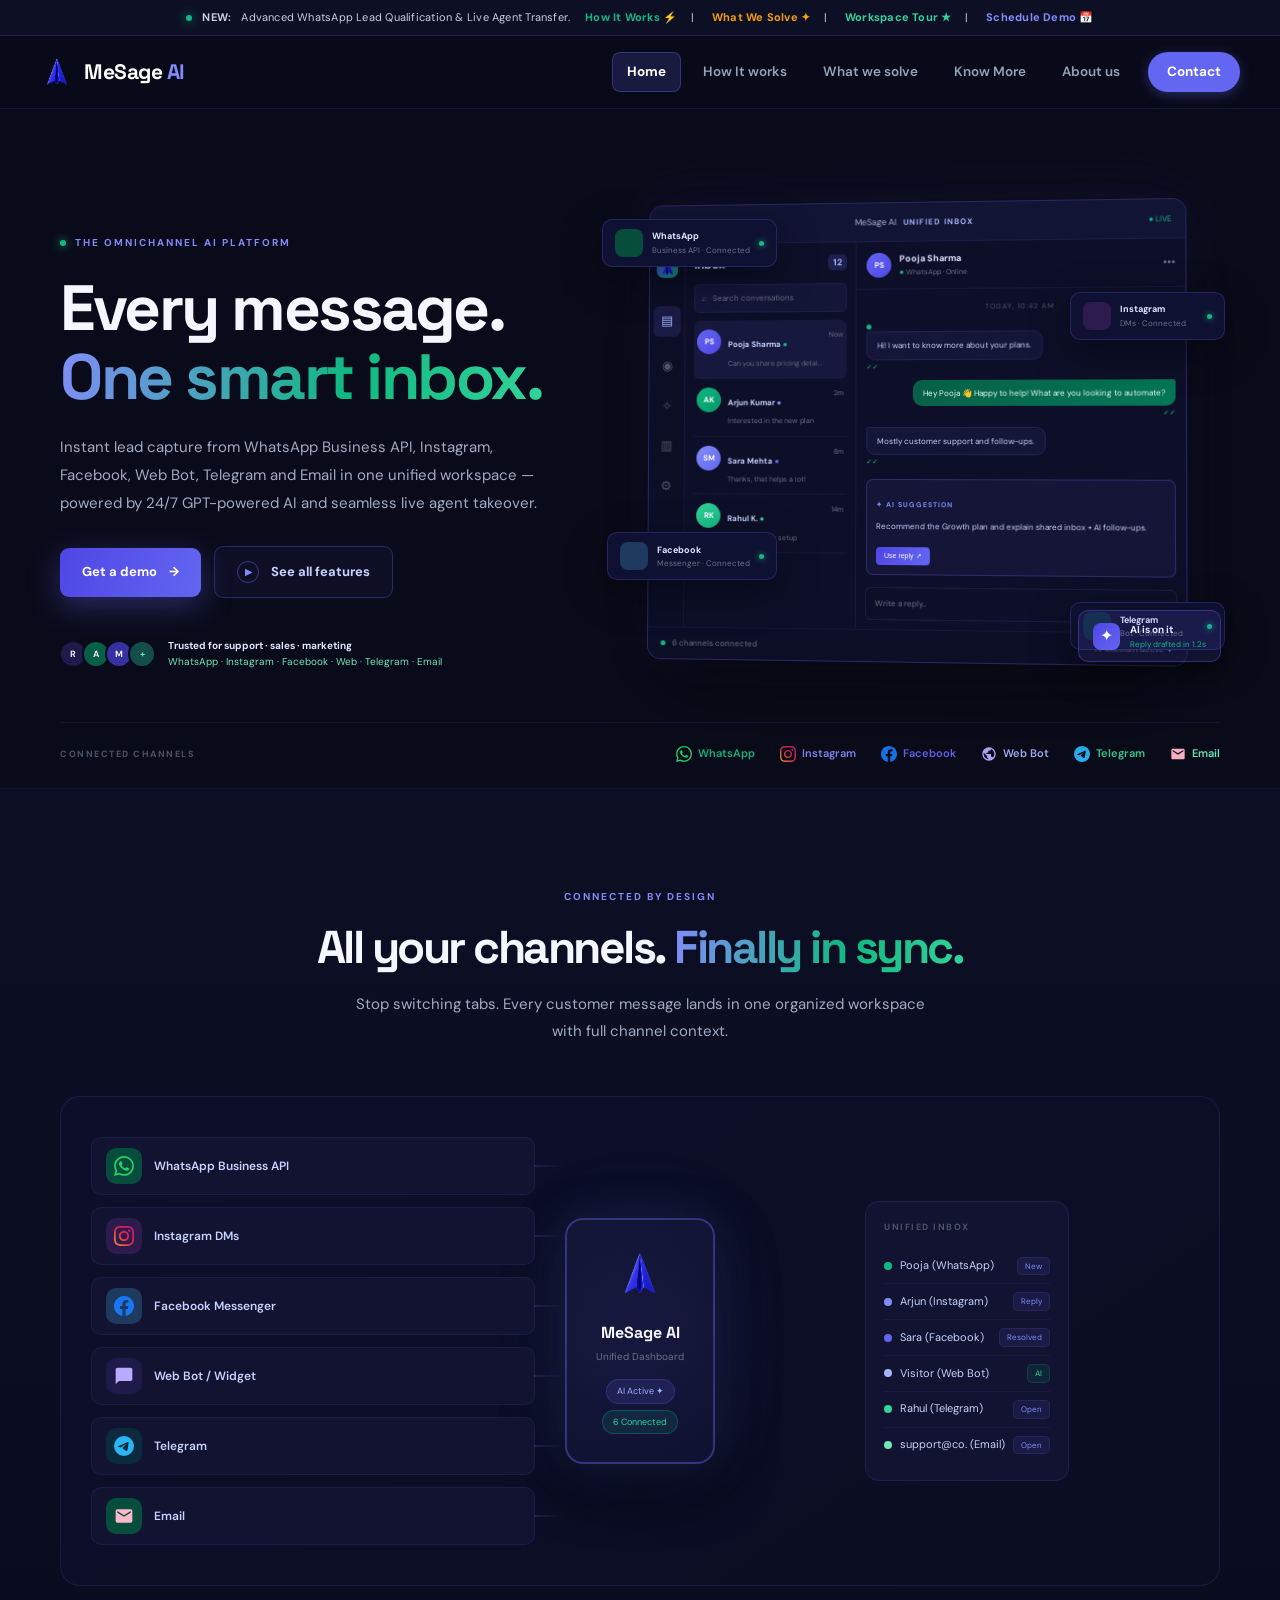
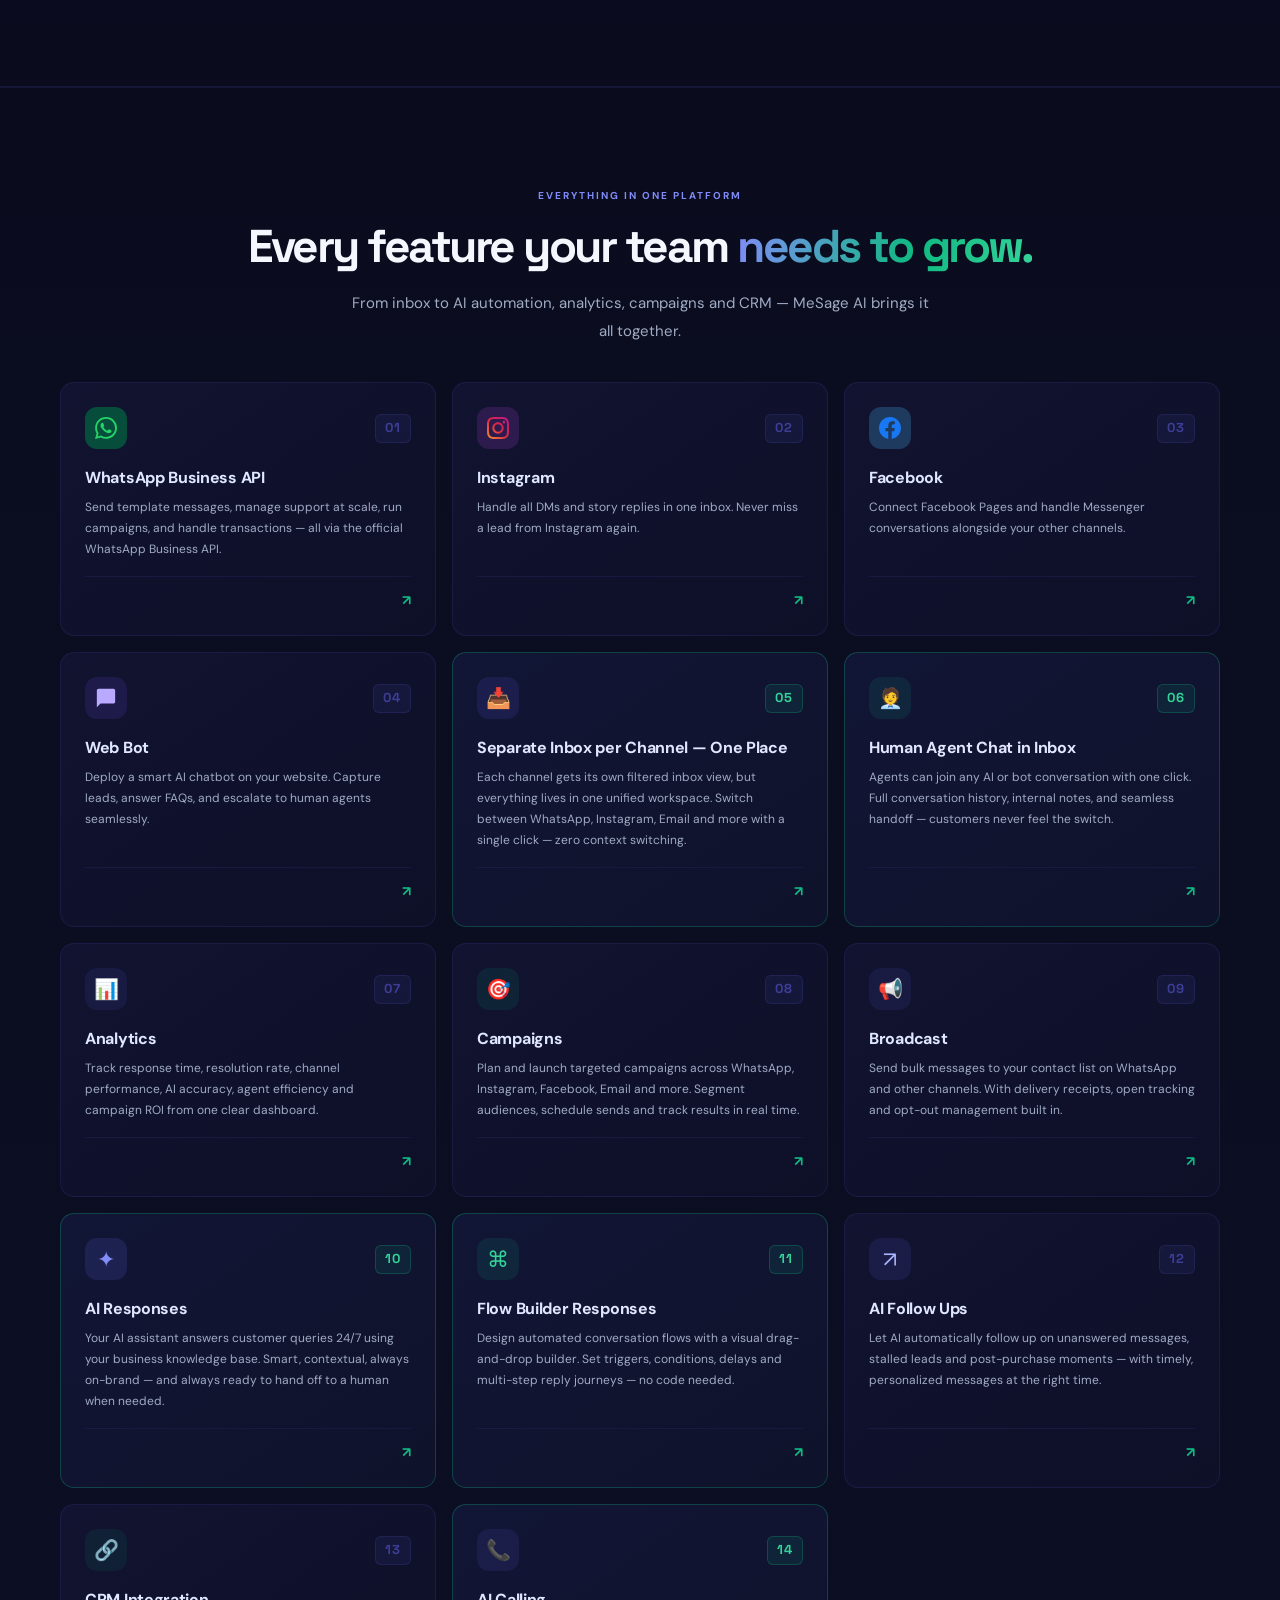
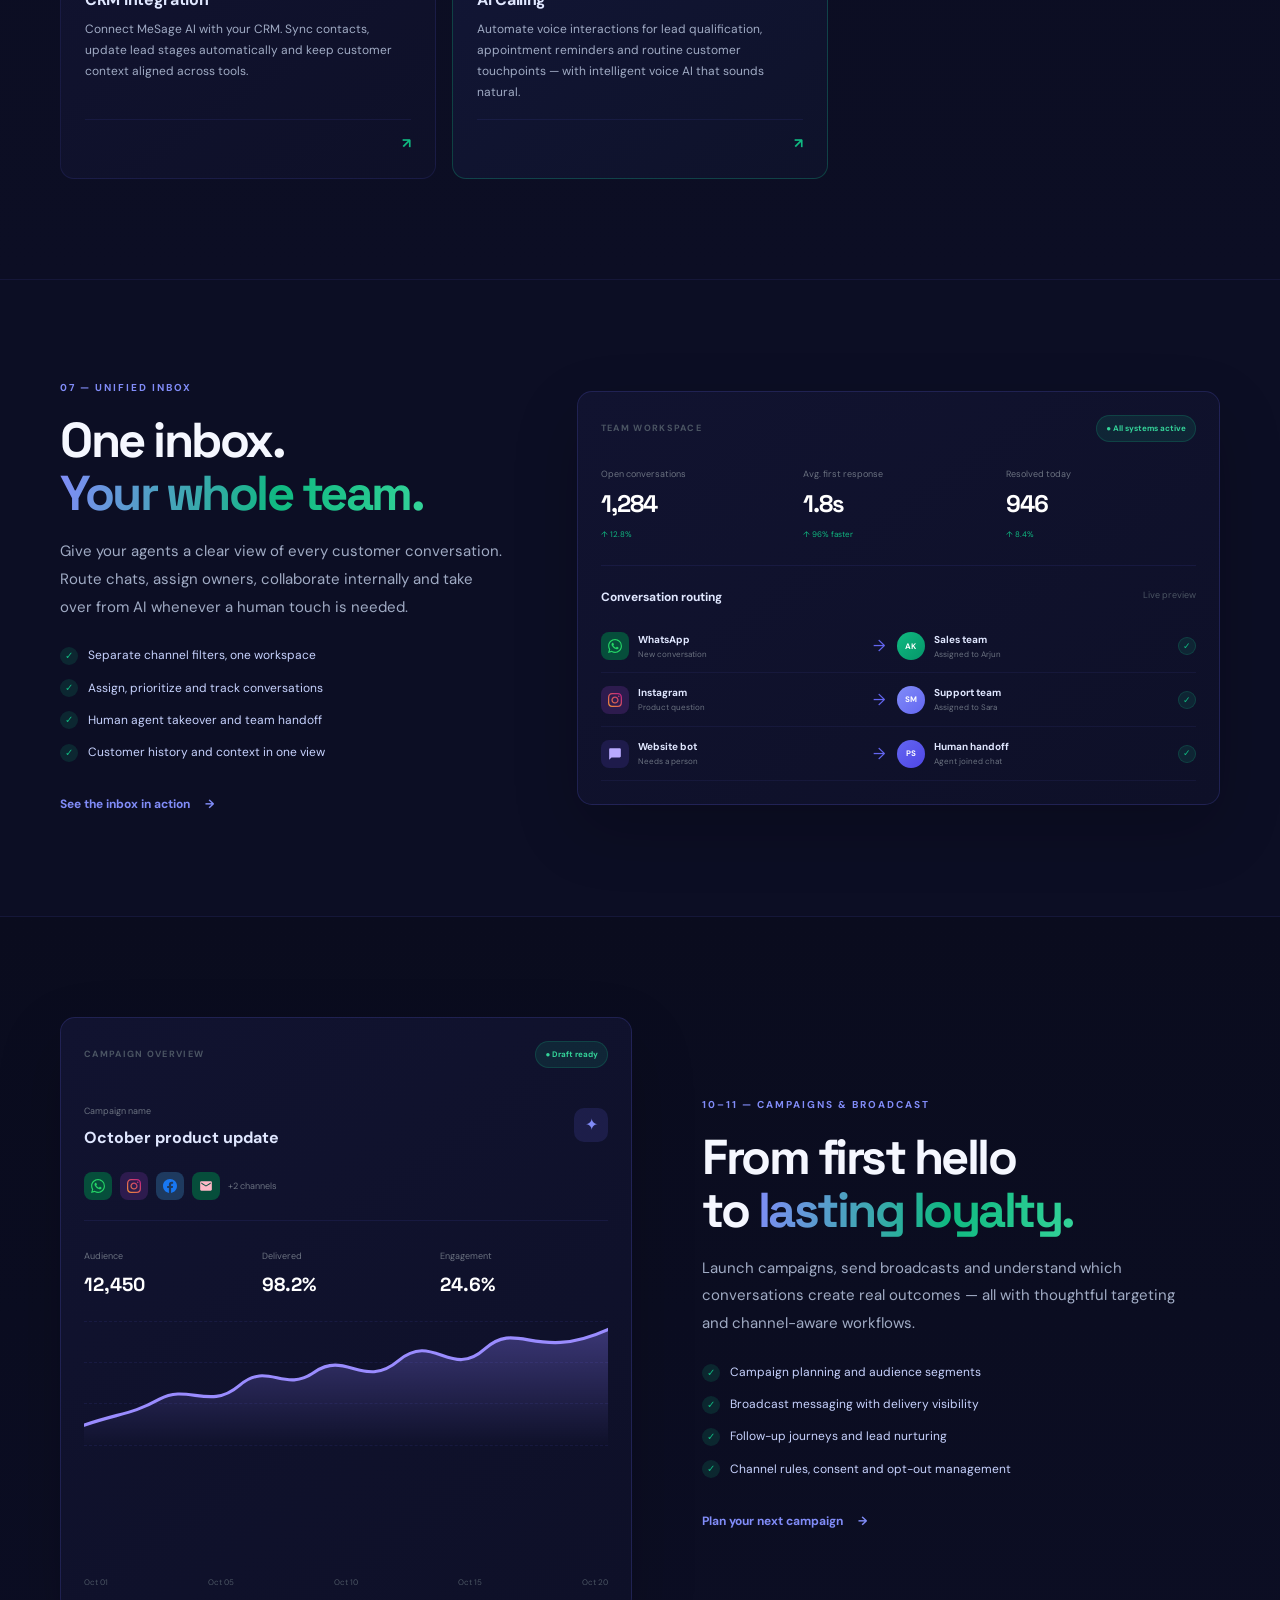
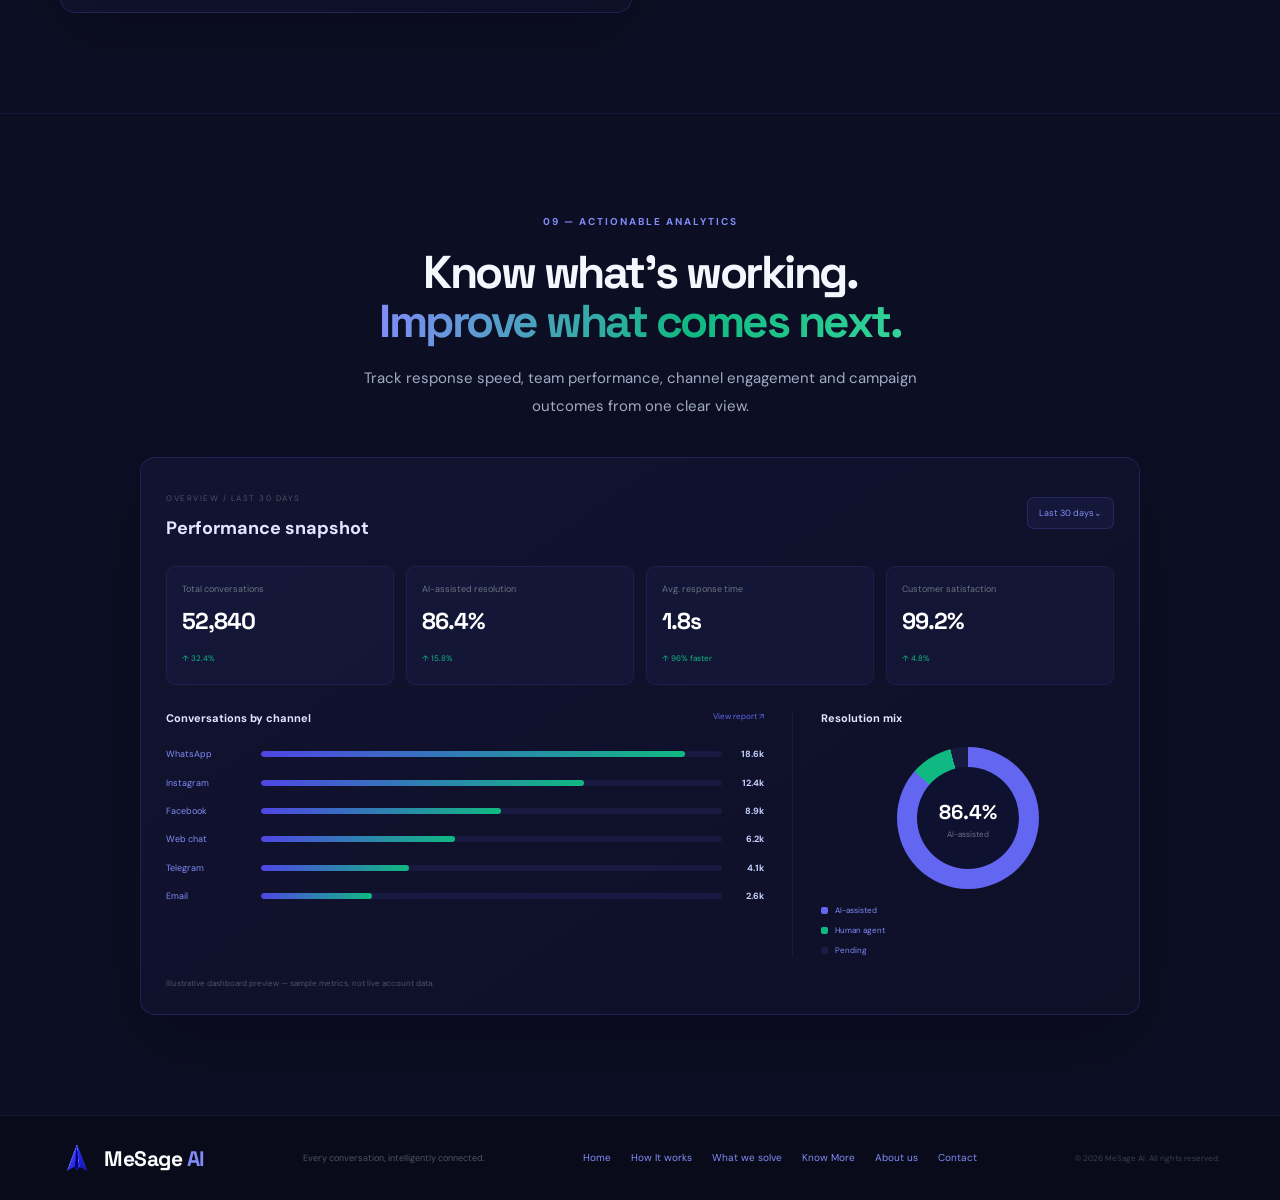
<file: home.html>
<!doctype html>
<html lang="en">
<head>
  <meta charset="utf-8">
  <meta name="viewport" content="width=device-width, initial-scale=1">
  <meta name="theme-color" content="#080d1b">
  <meta name="description" content="MeSage AI — WhatsApp, Instagram, Facebook, Web, Telegram & Email unified in one intelligent inbox with AI automation.">
  <title>MeSage AI — Every conversation, intelligently connected</title>
  <link rel="preconnect" href="https://fonts.googleapis.com">
  <link rel="preconnect" href="https://fonts.gstatic.com" crossorigin>
  <link href="https://fonts.googleapis.com/css2?family=DM+Sans:wght@400;500;600;700&family=Space+Grotesk:wght@400;500;600;700&display=swap" rel="stylesheet">
  <link rel="stylesheet" href="styles.css">
  <link rel="stylesheet" href="header.css">
</head>
<body>

  <div class="announcement"><span class="pulse"></span> <strong>NEW:</strong> Advanced WhatsApp Lead Qualification & Live Agent Transfer. <a href="how-it-works.html" style="color: #10b981; font-weight: 700;">How It Works <span>⚡</span></a> &nbsp;|&nbsp; <a href="demo4.html" style="color: #f59e0b; font-weight: 700;">What We Solve <span>✦</span></a> &nbsp;|&nbsp; <a href="demo3.html" style="color: #34d399; font-weight: 700;">Workspace Tour <span>★</span></a> &nbsp;|&nbsp; <a href="demo2.html" style="color: #818cf8; font-weight: 700;">Schedule Demo <span>📅</span></a></div>

  <header class="nav-wrap">
    <nav class="nav container">
      <a class="brand" href="home.html" aria-label="MeSage AI home">
        <img src="assets/logoimg.png" alt="MeSage AI logo" class="brand-logo" onerror="this.src='assets/logogif.gif'">
        <span>MeSage<span class="brand-ai"> AI</span></span>
      </a>
      <button class="menu-toggle" aria-label="Toggle navigation" aria-expanded="false">☰</button>
      <div class="nav-links">
        <a href="home.html" class="active">Home</a>
        <a href="how-it-works.html">How It works</a>
        <a href="demo4.html">What we solve</a>
        <a href="demo3.html">Know More</a>
        <a href="about.html">About us</a>
        <a href="demo2.html" class="nav-contact-btn">Contact</a>
      </div>
    </nav>
  </header>

  <main>

    <!-- ===== HERO ===== -->
    <section class="hero container" id="home">
      <div class="hero-copy">
        <div class="eyebrow"><span class="eyebrow-dot"></span> THE OMNICHANNEL AI PLATFORM</div>
        <h1>Every message.<br><span class="gradient-text">One smart inbox.</span></h1>
        <p class="hero-sub">Instant lead capture from WhatsApp Business API, Instagram, Facebook, Web Bot, Telegram and Email in one unified workspace — powered by 24/7 GPT-powered AI and seamless live agent takeover.</p>
        <div class="hero-actions">
          <a class="btn btn-primary" href="demo2.html">Get a demo <span>→</span></a>
          <a class="btn btn-ghost" href="#features"><span class="play">▶</span> See all features</a>
        </div>
        <div class="proof-row">
          <div class="avatar-stack"><span>R</span><span>A</span><span>M</span><span>+</span></div>
          <div><strong>Trusted for support · sales · marketing</strong><small>WhatsApp · Instagram · Facebook · Web · Telegram · Email</small></div>
        </div>
      </div>
      <div class="hero-visual">
        <div class="orbit orbit-one"></div>
        <div class="orbit orbit-two"></div>

        <!-- floating channel chips -->
        <div class="floating-chip chip-wa">
          <span class="channel-icon-svg wa-svg"></span>
          <span><b>WhatsApp</b><small>Business API · Connected</small></span><i></i>
        </div>
        <div class="floating-chip chip-ig">
          <span class="channel-icon-svg ig-svg"></span>
          <span><b>Instagram</b><small>DMs · Connected</small></span><i></i>
        </div>
        <div class="floating-chip chip-fb">
          <span class="channel-icon-svg fb-svg"></span>
          <span><b>Facebook</b><small>Messenger · Connected</small></span><i></i>
        </div>
        <div class="floating-chip chip-tg">
          <span class="channel-icon-svg tg-svg"></span>
          <span><b>Telegram</b><small>Bot · Connected</small></span><i></i>
        </div>

        <!-- dashboard mockup -->
        <div class="dashboard-window">
          <div class="dash-top">
            <div class="window-dots"><i></i><i></i><i></i></div>
            <span>MeSage AI <b>UNIFIED INBOX</b></span>
            <span class="dash-live">● LIVE</span>
          </div>
          <div class="dash-layout">
            <aside class="dash-rail">
              <div class="rail-logo"><img src="assets/logoimg.png" alt="" onerror="this.style.display='none'">M</div>
              <span class="rail-active" title="Inbox">▤</span>
              <span title="Analytics">◉</span>
              <span title="Campaigns">✧</span>
              <span title="CRM">▥</span>
              <span title="Settings">⚙</span>
            </aside>
            <div class="inbox-list">
              <div class="inbox-title">Inbox <span class="count">12</span></div>
              <div class="search">⌕ &nbsp; Search conversations</div>
              <!-- WA conversation -->
              <div class="conversation selected">
                <div class="person p1">PS</div>
                <div class="conv-copy"><b>Pooja Sharma <span class="mini wa">●</span></b><p>Can you share pricing details?</p></div>
                <time>Now</time>
              </div>
              <!-- IG conversation -->
              <div class="conversation">
                <div class="person p2">AK</div>
                <div class="conv-copy"><b>Arjun Kumar <span class="mini ig">●</span></b><p>Interested in the new plan</p></div>
                <time>2m</time>
              </div>
              <!-- FB conversation -->
              <div class="conversation">
                <div class="person p3">SM</div>
                <div class="conv-copy"><b>Sara Mehta <span class="mini fb">●</span></b><p>Thanks, that helps a lot!</p></div>
                <time>8m</time>
              </div>
              <!-- TG conversation -->
              <div class="conversation">
                <div class="person p4">RK</div>
                <div class="conv-copy"><b>Rahul K. <span class="mini tg">●</span></b><p>Need help with setup</p></div>
                <time>14m</time>
              </div>
            </div>
            <div class="chat-panel">
              <!-- WhatsApp chat header -->
              <div class="chat-head">
                <div class="person p1">PS</div>
                <div><b>Pooja Sharma</b><small><span class="mini wa">●</span> WhatsApp · Online</small></div>
                <span class="more">•••</span>
              </div>
              <div class="chat-body">
                <div class="day-label">TODAY, 10:42 AM</div>
                <!-- WhatsApp style bubbles -->
                <div class="wa-chat-bubble incoming">
                  <div class="wa-meta">
                    <span class="channel-dot wa-dot"></span>
                  </div>
                  <div class="bubble-content">Hi! I want to know more about your plans.</div>
                  <div class="wa-tick">✓✓</div>
                </div>
                <div class="wa-chat-bubble outgoing">
                  <div class="bubble-content">Hey Pooja 👋 Happy to help! What are you looking to automate?</div>
                  <div class="wa-tick sent">✓✓</div>
                </div>
                <div class="wa-chat-bubble incoming">
                  <div class="bubble-content">Mostly customer support and follow-ups.</div>
                  <div class="wa-tick">✓✓</div>
                </div>
                <div class="ai-note">
                  <span>✦ AI SUGGESTION</span>
                  <p>Recommend the Growth plan and explain shared inbox + AI follow-ups.</p>
                  <button>Use reply ↗</button>
                </div>
              </div>
              <div class="reply-box">Write a reply… <span>✧ &nbsp; ↗</span></div>
            </div>
          </div>
          <div class="dash-bottom"><span><i></i> 6 channels connected</span><span>AI assistant active <b>✦</b></span></div>
        </div>
        <div class="ai-float"><span>✦</span><div><b>AI is on it</b><small>Reply drafted in 1.2s</small></div></div>
      </div>

      <!-- channel logos row -->
      <div class="hero-bottom">
        <span>CONNECTED CHANNELS</span>
        <div class="channel-wordmarks">
          <span class="word-wa"><svg width="16" height="16" viewBox="0 0 24 24" fill="#25D366"><path d="M17.472 14.382c-.297-.149-1.758-.867-2.03-.967-.273-.099-.471-.148-.67.15-.197.297-.767.966-.94 1.164-.173.199-.347.223-.644.075-.297-.15-1.255-.463-2.39-1.475-.883-.788-1.48-1.761-1.653-2.059-.173-.297-.018-.458.13-.606.134-.133.298-.347.446-.52.149-.174.198-.298.298-.497.099-.198.05-.371-.025-.52-.075-.149-.669-1.612-.916-2.207-.242-.579-.487-.5-.669-.51-.173-.008-.371-.01-.57-.01-.198 0-.52.074-.792.372-.272.297-1.04 1.016-1.04 2.479 0 1.462 1.065 2.875 1.213 3.074.149.198 2.096 3.2 5.077 4.487.709.306 1.262.489 1.694.625.712.227 1.36.195 1.871.118.571-.085 1.758-.719 2.006-1.413.248-.694.248-1.289.173-1.413-.074-.124-.272-.198-.57-.347m-5.421 7.403h-.004a9.87 9.87 0 01-5.031-1.378l-.361-.214-3.741.982.998-3.648-.235-.374a9.86 9.86 0 01-1.51-5.26c.001-5.45 4.436-9.884 9.888-9.884 2.64 0 5.122 1.03 6.988 2.898a9.825 9.825 0 012.893 6.994c-.003 5.45-4.437 9.884-9.885 9.884m8.413-18.297A11.815 11.815 0 0012.05 0C5.495 0 .16 5.335.157 11.892c0 2.096.547 4.142 1.588 5.945L.057 24l6.305-1.654a11.882 11.882 0 005.683 1.448h.005c6.554 0 11.89-5.335 11.893-11.893a11.821 11.821 0 00-3.48-8.413z"/></svg> WhatsApp</span>
          <span class="word-ig"><svg width="16" height="16" viewBox="0 0 24 24" fill="url(#igGrad)"><defs><linearGradient id="igGrad" x1="0%" y1="100%" x2="100%" y2="0%"><stop offset="0%" stop-color="#f09433"/><stop offset="25%" stop-color="#e6683c"/><stop offset="50%" stop-color="#dc2743"/><stop offset="75%" stop-color="#cc2366"/><stop offset="100%" stop-color="#bc1888"/></linearGradient></defs><path d="M12 2.163c3.204 0 3.584.012 4.85.07 3.252.148 4.771 1.691 4.919 4.919.058 1.265.069 1.645.069 4.849 0 3.205-.012 3.584-.069 4.849-.149 3.225-1.664 4.771-4.919 4.919-1.266.058-1.644.07-4.85.07-3.204 0-3.584-.012-4.849-.07-3.26-.149-4.771-1.699-4.919-4.92-.058-1.265-.07-1.644-.07-4.849 0-3.204.013-3.583.07-4.849.149-3.227 1.664-4.771 4.919-4.919 1.266-.057 1.645-.069 4.849-.069zm0-2.163c-3.259 0-3.667.014-4.947.072-4.358.2-6.78 2.618-6.98 6.98-.059 1.281-.073 1.689-.073 4.948 0 3.259.014 3.668.072 4.948.2 4.358 2.618 6.78 6.98 6.98 1.281.058 1.689.072 4.948.072 3.259 0 3.668-.014 4.948-.072 4.354-.2 6.782-2.618 6.979-6.98.059-1.28.073-1.689.073-4.948 0-3.259-.014-3.667-.072-4.947-.196-4.354-2.617-6.78-6.979-6.98-1.281-.059-1.69-.073-4.949-.073zm0 5.838c-3.403 0-6.162 2.759-6.162 6.162s2.759 6.163 6.162 6.163 6.162-2.759 6.162-6.163c0-3.403-2.759-6.162-6.162-6.162zm0 10.162c-2.209 0-4-1.79-4-4 0-2.209 1.791-4 4-4s4 1.791 4 4c0 2.21-1.791 4-4 4zm6.406-11.845c-.796 0-1.441.645-1.441 1.44s.645 1.44 1.441 1.44c.795 0 1.439-.645 1.439-1.44s-.644-1.44-1.439-1.44z"/></svg> Instagram</span>
          <span class="word-fb"><svg width="16" height="16" viewBox="0 0 24 24" fill="#1877F2"><path d="M24 12.073c0-6.627-5.373-12-12-12s-12 5.373-12 12c0 5.99 4.388 10.954 10.125 11.854v-8.385H7.078v-3.47h3.047V9.43c0-3.007 1.792-4.669 4.533-4.669 1.312 0 2.686.235 2.686.235v2.953H15.83c-1.491 0-1.956.925-1.956 1.874v2.25h3.328l-.532 3.47h-2.796v8.385C19.612 23.027 24 18.062 24 12.073z"/></svg> Facebook</span>
          <span class="word-web"><svg width="16" height="16" viewBox="0 0 24 24" fill="#b9aaff"><path d="M12 2C6.48 2 2 6.48 2 12s4.48 10 10 10 10-4.48 10-10S17.52 2 12 2zm-1 17.93c-3.95-.49-7-3.85-7-7.93 0-.62.08-1.21.21-1.79L9 15v1c0 1.1.9 2 2 2v1.93zm6.9-2.54c-.26-.81-1-1.39-1.9-1.39h-1v-3c0-.55-.45-1-1-1H8v-2h2c.55 0 1-.45 1-1V7h2c1.1 0 2-.9 2-2v-.41c2.93 1.19 5 4.06 5 7.41 0 2.08-.8 3.97-2.1 5.39z"/></svg> Web Bot</span>
          <span class="word-tg"><svg width="16" height="16" viewBox="0 0 24 24" fill="#29B6F6"><path d="M11.944 0A12 12 0 0 0 0 12a12 12 0 0 0 12 12 12 12 0 0 0 12-12A12 12 0 0 0 12 0a12 12 0 0 0-.056 0zm4.962 7.224c.1-.002.321.023.465.14a.506.506 0 0 1 .171.325c.016.093.036.306.02.472-.18 1.898-.962 6.502-1.36 8.627-.168.9-.499 1.201-.82 1.23-.696.065-1.225-.46-1.9-.902-1.056-.693-1.653-1.124-2.678-1.8-1.185-.78-.417-1.21.258-1.91.177-.184 3.247-2.977 3.307-3.23.007-.032.014-.15-.056-.212s-.174-.041-.249-.024c-.106.024-1.793 1.14-5.061 3.345-.48.33-.913.49-1.302.48-.428-.008-1.252-.241-1.865-.44-.752-.245-1.349-.374-1.297-.789.027-.216.325-.437.893-.663 3.498-1.524 5.83-2.529 6.998-3.014 3.332-1.386 4.025-1.627 4.476-1.635z"/></svg> Telegram</span>
          <span class="word-mail"><svg width="16" height="16" viewBox="0 0 24 24" fill="#ffb8c7"><path d="M20 4H4c-1.1 0-1.99.9-1.99 2L2 18c0 1.1.9 2 2 2h16c1.1 0 2-.9 2-2V6c0-1.1-.9-2-2-2zm0 4l-8 5-8-5V6l8 5 8-5v2z"/></svg> Email</span>
        </div>
      </div>
    </section>

    <!-- ===== CHANNELS ===== -->
    <section class="section channels-section" id="channels">
      <div class="container">
        <div class="section-heading centered">
          <div class="eyebrow">CONNECTED BY DESIGN</div>
          <h2>All your channels. <span class="gradient-text">Finally in sync.</span></h2>
          <p>Stop switching tabs. Every customer message lands in one organized workspace with full channel context.</p>
        </div>

        <!-- Channel connection visual -->
        <div class="channel-connect-visual">
          <div class="channels-left">
            <div class="ch-node wa-node">
              <div class="ch-logo-wrap wa-bg">
                <svg viewBox="0 0 24 24" fill="#25D366"><path d="M17.472 14.382c-.297-.149-1.758-.867-2.03-.967-.273-.099-.471-.148-.67.15-.197.297-.767.966-.94 1.164-.173.199-.347.223-.644.075-.297-.15-1.255-.463-2.39-1.475-.883-.788-1.48-1.761-1.653-2.059-.173-.297-.018-.458.13-.606.134-.133.298-.347.446-.52.149-.174.198-.298.298-.497.099-.198.05-.371-.025-.52-.075-.149-.669-1.612-.916-2.207-.242-.579-.487-.5-.669-.51-.173-.008-.371-.01-.57-.01-.198 0-.52.074-.792.372-.272.297-1.04 1.016-1.04 2.479 0 1.462 1.065 2.875 1.213 3.074.149.198 2.096 3.2 5.077 4.487.709.306 1.262.489 1.694.625.712.227 1.36.195 1.871.118.571-.085 1.758-.719 2.006-1.413.248-.694.248-1.289.173-1.413-.074-.124-.272-.198-.57-.347m-5.421 7.403h-.004a9.87 9.87 0 01-5.031-1.378l-.361-.214-3.741.982.998-3.648-.235-.374a9.86 9.86 0 01-1.51-5.26c.001-5.45 4.436-9.884 9.888-9.884 2.64 0 5.122 1.03 6.988 2.898a9.825 9.825 0 012.893 6.994c-.003 5.45-4.437 9.884-9.885 9.884m8.413-18.297A11.815 11.815 0 0012.05 0C5.495 0 .16 5.335.157 11.892c0 2.096.547 4.142 1.588 5.945L.057 24l6.305-1.654a11.882 11.882 0 005.683 1.448h.005c6.554 0 11.89-5.335 11.893-11.893a11.821 11.821 0 00-3.48-8.413z"/></svg>
              </div>
              <span>WhatsApp Business API</span>
              <div class="ch-line"></div>
            </div>
            <div class="ch-node ig-node">
              <div class="ch-logo-wrap ig-bg">
                <svg viewBox="0 0 24 24"><defs><linearGradient id="ig1" x1="0%" y1="100%" x2="100%" y2="0%"><stop offset="0%" stop-color="#f09433"/><stop offset="50%" stop-color="#dc2743"/><stop offset="100%" stop-color="#bc1888"/></linearGradient></defs><path fill="url(#ig1)" d="M12 2.163c3.204 0 3.584.012 4.85.07 3.252.148 4.771 1.691 4.919 4.919.058 1.265.069 1.645.069 4.849 0 3.205-.012 3.584-.069 4.849-.149 3.225-1.664 4.771-4.919 4.919-1.266.058-1.644.07-4.85.07-3.204 0-3.584-.012-4.849-.07-3.26-.149-4.771-1.699-4.919-4.92-.058-1.265-.07-1.644-.07-4.849 0-3.204.013-3.583.07-4.849.149-3.227 1.664-4.771 4.919-4.919 1.266-.057 1.645-.069 4.849-.069zm0-2.163c-3.259 0-3.667.014-4.947.072-4.358.2-6.78 2.618-6.98 6.98-.059 1.281-.073 1.689-.073 4.948 0 3.259.014 3.668.072 4.948.2 4.358 2.618 6.78 6.98 6.98 1.281.058 1.689.072 4.948.072 3.259 0 3.668-.014 4.948-.072 4.354-.2 6.782-2.618 6.979-6.98.059-1.28.073-1.689.073-4.948 0-3.259-.014-3.667-.072-4.947-.196-4.354-2.617-6.78-6.979-6.98-1.281-.059-1.69-.073-4.949-.073zm0 5.838c-3.403 0-6.162 2.759-6.162 6.162s2.759 6.163 6.162 6.163 6.162-2.759 6.162-6.163c0-3.403-2.759-6.162-6.162-6.162zm0 10.162c-2.209 0-4-1.79-4-4 0-2.209 1.791-4 4-4s4 1.791 4 4c0 2.21-1.791 4-4 4zm6.406-11.845c-.796 0-1.441.645-1.441 1.44s.645 1.44 1.441 1.44c.795 0 1.439-.645 1.439-1.44s-.644-1.44-1.439-1.44z"/></svg>
              </div>
              <span>Instagram DMs</span>
              <div class="ch-line"></div>
            </div>
            <div class="ch-node fb-node">
              <div class="ch-logo-wrap fb-bg">
                <svg viewBox="0 0 24 24" fill="#1877F2"><path d="M24 12.073c0-6.627-5.373-12-12-12s-12 5.373-12 12c0 5.99 4.388 10.954 10.125 11.854v-8.385H7.078v-3.47h3.047V9.43c0-3.007 1.792-4.669 4.533-4.669 1.312 0 2.686.235 2.686.235v2.953H15.83c-1.491 0-1.956.925-1.956 1.874v2.25h3.328l-.532 3.47h-2.796v8.385C19.612 23.027 24 18.062 24 12.073z"/></svg>
              </div>
              <span>Facebook Messenger</span>
              <div class="ch-line"></div>
            </div>
            <div class="ch-node web-node">
              <div class="ch-logo-wrap web-bg">
                <svg viewBox="0 0 24 24" fill="#b9aaff"><path d="M20 2H4c-1.1 0-2 .9-2 2v18l4-4h14c1.1 0 2-.9 2-2V4c0-1.1-.9-2-2-2z"/></svg>
              </div>
              <span>Web Bot / Widget</span>
              <div class="ch-line"></div>
            </div>
            <div class="ch-node tg-node">
              <div class="ch-logo-wrap tg-bg">
                <svg viewBox="0 0 24 24" fill="#29B6F6"><path d="M11.944 0A12 12 0 0 0 0 12a12 12 0 0 0 12 12 12 12 0 0 0 12-12A12 12 0 0 0 12 0a12 12 0 0 0-.056 0zm4.962 7.224c.1-.002.321.023.465.14a.506.506 0 0 1 .171.325c.016.093.036.306.02.472-.18 1.898-.962 6.502-1.36 8.627-.168.9-.499 1.201-.82 1.23-.696.065-1.225-.46-1.9-.902-1.056-.693-1.653-1.124-2.678-1.8-1.185-.78-.417-1.21.258-1.91.177-.184 3.247-2.977 3.307-3.23.007-.032.014-.15-.056-.212s-.174-.041-.249-.024c-.106.024-1.793 1.14-5.061 3.345-.48.33-.913.49-1.302.48-.428-.008-1.252-.241-1.865-.44-.752-.245-1.349-.374-1.297-.789.027-.216.325-.437.893-.663 3.498-1.524 5.83-2.529 6.998-3.014 3.332-1.386 4.025-1.627 4.476-1.635z"/></svg>
              </div>
              <span>Telegram</span>
              <div class="ch-line"></div>
            </div>
            <div class="ch-node mail-node">
              <div class="ch-logo-wrap mail-bg">
                <svg viewBox="0 0 24 24" fill="#ffb8c7"><path d="M20 4H4c-1.1 0-1.99.9-1.99 2L2 18c0 1.1.9 2 2 2h16c1.1 0 2-.9 2-2V6c0-1.1-.9-2-2-2zm0 4l-8 5-8-5V6l8 5 8-5v2z"/></svg>
              </div>
              <span>Email</span>
              <div class="ch-line"></div>
            </div>
          </div>

          <!-- Center dashboard -->
          <div class="ch-center">
            <div class="ch-center-box">
              <img src="assets/logoimg.png" alt="MeSage AI" class="center-logo" onerror="this.style.display='none'">
              <div class="center-title">MeSage AI</div>
              <div class="center-sub">Unified Dashboard</div>
              <div class="center-badges">
                <span class="cbadge">AI Active ✦</span>
                <span class="cbadge green">6 Connected</span>
              </div>
            </div>
          </div>

          <!-- Right dashboard preview -->
          <div class="ch-right">
            <div class="dash-preview-box">
              <div class="dp-head">UNIFIED INBOX</div>
              <div class="dp-row wa-row"><span class="dp-dot wa-dot"></span><span class="dp-name">Pooja (WhatsApp)</span><span class="dp-tag">New</span></div>
              <div class="dp-row ig-row"><span class="dp-dot ig-dot"></span><span class="dp-name">Arjun (Instagram)</span><span class="dp-tag">Reply</span></div>
              <div class="dp-row fb-row"><span class="dp-dot fb-dot"></span><span class="dp-name">Sara (Facebook)</span><span class="dp-tag">Resolved</span></div>
              <div class="dp-row web-row"><span class="dp-dot web-dot"></span><span class="dp-name">Visitor (Web Bot)</span><span class="dp-tag ai-tag">AI</span></div>
              <div class="dp-row tg-row"><span class="dp-dot tg-dot"></span><span class="dp-name">Rahul (Telegram)</span><span class="dp-tag">Open</span></div>
              <div class="dp-row mail-row"><span class="dp-dot mail-dot"></span><span class="dp-name">support@co. (Email)</span><span class="dp-tag">Open</span></div>
            </div>
          </div>
        </div>
      </div>
    </section>

    <!-- ===== FEATURES OVERVIEW ===== -->
    <section class="section features-overview-section" id="features">
      <div class="container">
        <div class="section-heading centered">
          <div class="eyebrow">EVERYTHING IN ONE PLATFORM</div>
          <h2>Every feature your team <span class="gradient-text">needs to grow.</span></h2>
          <p>From inbox to AI automation, analytics, campaigns and CRM — MeSage AI brings it all together.</p>
        </div>
        <div class="features-grid">

          <!-- 01. WhatsApp Business API -->
          <article class="feature-box">
            <div class="fbox-top">
              <div class="app-icon wa-icon">
                <svg width="22" height="22" viewBox="0 0 24 24" fill="#25D366"><path d="M17.472 14.382c-.297-.149-1.758-.867-2.03-.967-.273-.099-.471-.148-.67.15-.197.297-.767.966-.94 1.164-.173.199-.347.223-.644.075-.297-.15-1.255-.463-2.39-1.475-.883-.788-1.48-1.761-1.653-2.059-.173-.297-.018-.458.13-.606.134-.133.298-.347.446-.52.149-.174.198-.298.298-.497.099-.198.05-.371-.025-.52-.075-.149-.669-1.612-.916-2.207-.242-.579-.487-.5-.669-.51-.173-.008-.371-.01-.57-.01-.198 0-.52.074-.792.372-.272.297-1.04 1.016-1.04 2.479 0 1.462 1.065 2.875 1.213 3.074.149.198 2.096 3.2 5.077 4.487.709.306 1.262.489 1.694.625.712.227 1.36.195 1.871.118.571-.085 1.758-.719 2.006-1.413.248-.694.248-1.289.173-1.413-.074-.124-.272-.198-.57-.347m-5.421 7.403h-.004a9.87 9.87 0 01-5.031-1.378l-.361-.214-3.741.982.998-3.648-.235-.374a9.86 9.86 0 01-1.51-5.26c.001-5.45 4.436-9.884 9.888-9.884 2.64 0 5.122 1.03 6.988 2.898a9.825 9.825 0 012.893 6.994c-.003 5.45-4.437 9.884-9.885 9.884m8.413-18.297A11.815 11.815 0 0012.05 0C5.495 0 .16 5.335.157 11.892c0 2.096.547 4.142 1.588 5.945L.057 24l6.305-1.654a11.882 11.882 0 005.683 1.448h.005c6.554 0 11.89-5.335 11.893-11.893a11.821 11.821 0 00-3.48-8.413z"/></svg>
              </div>
              <span class="fo-num">01</span>
            </div>
            <h3>WhatsApp Business API</h3>
            <p>Send template messages, manage support at scale, run campaigns, and handle transactions — all via the official WhatsApp Business API.</p>
            <div class="card-link"><b>↗</b></div>
          </article>

          <!-- 02. Instagram -->
          <article class="feature-box">
            <div class="fbox-top">
              <div class="app-icon ig-icon">
                <svg width="22" height="22" viewBox="0 0 24 24"><defs><linearGradient id="igFeat" x1="0%" y1="100%" x2="100%" y2="0%"><stop offset="0%" stop-color="#f09433"/><stop offset="50%" stop-color="#dc2743"/><stop offset="100%" stop-color="#bc1888"/></linearGradient></defs><path fill="url(#igFeat)" d="M12 2.163c3.204 0 3.584.012 4.85.07 3.252.148 4.771 1.691 4.919 4.919.058 1.265.069 1.645.069 4.849 0 3.205-.012 3.584-.069 4.849-.149 3.225-1.664 4.771-4.919 4.919-1.266.058-1.644.07-4.85.07-3.204 0-3.584-.012-4.849-.07-3.26-.149-4.771-1.699-4.919-4.92-.058-1.265-.07-1.644-.07-4.849 0-3.204.013-3.583.07-4.849.149-3.227 1.664-4.771 4.919-4.919 1.266-.057 1.645-.069 4.849-.069zm0-2.163c-3.259 0-3.667.014-4.947.072-4.358.2-6.78 2.618-6.98 6.98-.059 1.281-.073 1.689-.073 4.948 0 3.259.014 3.668.072 4.948.2 4.358 2.618 6.78 6.98 6.98 1.281.058 1.689.072 4.948.072 3.259 0 3.668-.014 4.948-.072 4.354-.2 6.782-2.618 6.979-6.98.059-1.28.073-1.689.073-4.948 0-3.259-.014-3.667-.072-4.947-.196-4.354-2.617-6.78-6.979-6.98-1.281-.059-1.69-.073-4.949-.073zm0 5.838c-3.403 0-6.162 2.759-6.162 6.162s2.759 6.163 6.162 6.163 6.162-2.759 6.162-6.163c0-3.403-2.759-6.162-6.162-6.162zm0 10.162c-2.209 0-4-1.79-4-4 0-2.209 1.791-4 4-4s4 1.791 4 4c0 2.21-1.791 4-4 4zm6.406-11.845c-.796 0-1.441.645-1.441 1.44s.645 1.44 1.441 1.44c.795 0 1.439-.645 1.439-1.44s-.644-1.44-1.439-1.44z"/></svg>
              </div>
              <span class="fo-num">02</span>
            </div>
            <h3>Instagram</h3>
            <p>Handle all DMs and story replies in one inbox. Never miss a lead from Instagram again.</p>
            <div class="card-link"><b>↗</b></div>
          </article>

          <!-- 03. Facebook -->
          <article class="feature-box">
            <div class="fbox-top">
              <div class="app-icon fb-icon">
                <svg width="22" height="22" viewBox="0 0 24 24" fill="#1877F2"><path d="M24 12.073c0-6.627-5.373-12-12-12s-12 5.373-12 12c0 5.99 4.388 10.954 10.125 11.854v-8.385H7.078v-3.47h3.047V9.43c0-3.007 1.792-4.669 4.533-4.669 1.312 0 2.686.235 2.686.235v2.953H15.83c-1.491 0-1.956.925-1.956 1.874v2.25h3.328l-.532 3.47h-2.796v8.385C19.612 23.027 24 18.062 24 12.073z"/></svg>
              </div>
              <span class="fo-num">03</span>
            </div>
            <h3>Facebook</h3>
            <p>Connect Facebook Pages and handle Messenger conversations alongside your other channels.</p>
            <div class="card-link"><b>↗</b></div>
          </article>

          <!-- 04. Web Bot -->
          <article class="feature-box">
            <div class="fbox-top">
              <div class="app-icon web-icon">
                <svg width="22" height="22" viewBox="0 0 24 24" fill="#b9aaff"><path d="M20 2H4c-1.1 0-2 .9-2 2v18l4-4h14c1.1 0 2-.9 2-2V4c0-1.1-.9-2-2-2z"/></svg>
              </div>
              <span class="fo-num">04</span>
            </div>
            <h3>Web Bot</h3>
            <p>Deploy a smart AI chatbot on your website. Capture leads, answer FAQs, and escalate to human agents seamlessly.</p>
            <div class="card-link"><b>↗</b></div>
          </article>

          <!-- 05. Separate Inbox per Channel -->
          <article class="feature-box feature-highlight">
            <div class="fbox-top">
              <div class="app-icon inbox-icon" style="font-size:20px">📥</div>
              <span class="fo-num">05</span>
            </div>
            <h3>Separate Inbox per Channel — One Place</h3>
            <p>Each channel gets its own filtered inbox view, but everything lives in one unified workspace. Switch between WhatsApp, Instagram, Email and more with a single click — zero context switching.</p>
            <div class="card-link"><b>↗</b></div>
          </article>

          <!-- 06. Human Agent Chat -->
          <article class="feature-box feature-highlight">
            <div class="fbox-top">
              <div class="app-icon human-icon" style="font-size:20px">🧑‍💼</div>
              <span class="fo-num">06</span>
            </div>
            <h3>Human Agent Chat in Inbox</h3>
            <p>Agents can join any AI or bot conversation with one click. Full conversation history, internal notes, and seamless handoff — customers never feel the switch.</p>
            <div class="card-link"><b>↗</b></div>
          </article>

          <!-- 07. Analytics -->
          <article class="feature-box">
            <div class="fbox-top">
              <div class="app-icon analytics-icon" style="font-size:20px">📊</div>
              <span class="fo-num">07</span>
            </div>
            <h3>Analytics</h3>
            <p>Track response time, resolution rate, channel performance, AI accuracy, agent efficiency and campaign ROI from one clear dashboard.</p>
            <div class="card-link"><b>↗</b></div>
          </article>

          <!-- 08. Campaigns -->
          <article class="feature-box">
            <div class="fbox-top">
              <div class="app-icon campaigns-icon" style="font-size:20px">🎯</div>
              <span class="fo-num">08</span>
            </div>
            <h3>Campaigns</h3>
            <p>Plan and launch targeted campaigns across WhatsApp, Instagram, Facebook, Email and more. Segment audiences, schedule sends and track results in real time.</p>
            <div class="card-link"><b>↗</b></div>
          </article>

          <!-- 09. Broadcast -->
          <article class="feature-box">
            <div class="fbox-top">
              <div class="app-icon broadcast-icon" style="font-size:20px">📢</div>
              <span class="fo-num">09</span>
            </div>
            <h3>Broadcast</h3>
            <p>Send bulk messages to your contact list on WhatsApp and other channels. With delivery receipts, open tracking and opt-out management built in.</p>
            <div class="card-link"><b>↗</b></div>
          </article>

          <!-- 10. AI Responses -->
          <article class="feature-box feature-highlight">
            <div class="fbox-top">
              <div class="app-icon ai-icon" style="font-size:22px;color:#818cf8">✦</div>
              <span class="fo-num">10</span>
            </div>
            <h3>AI Responses</h3>
            <p>Your AI assistant answers customer queries 24/7 using your business knowledge base. Smart, contextual, always on-brand — and always ready to hand off to a human when needed.</p>
            <div class="card-link"><b>↗</b></div>
          </article>

          <!-- 11. Flow Builder -->
          <article class="feature-box feature-highlight">
            <div class="fbox-top">
              <div class="app-icon flow-icon" style="font-size:22px;color:#34d399">⌘</div>
              <span class="fo-num">11</span>
            </div>
            <h3>Flow Builder Responses</h3>
            <p>Design automated conversation flows with a visual drag-and-drop builder. Set triggers, conditions, delays and multi-step reply journeys — no code needed.</p>
            <div class="card-link"><b>↗</b></div>
          </article>

          <!-- 12. AI Follow Ups -->
          <article class="feature-box">
            <div class="fbox-top">
              <div class="app-icon followup-icon" style="font-size:22px;color:#a5b4fc">↗</div>
              <span class="fo-num">12</span>
            </div>
            <h3>AI Follow Ups</h3>
            <p>Let AI automatically follow up on unanswered messages, stalled leads and post-purchase moments — with timely, personalized messages at the right time.</p>
            <div class="card-link"><b>↗</b></div>
          </article>

          <!-- 13. CRM Integration -->
          <article class="feature-box">
            <div class="fbox-top">
              <div class="app-icon crm-icon" style="font-size:20px">🔗</div>
              <span class="fo-num">13</span>
            </div>
            <h3>CRM Integration</h3>
            <p>Connect MeSage AI with your CRM. Sync contacts, update lead stages automatically and keep customer context aligned across tools.</p>
            <div class="card-link"><b>↗</b></div>
          </article>

          <!-- 14. AI Calling -->
          <article class="feature-box feature-highlight">
            <div class="fbox-top">
              <div class="app-icon calling-icon" style="font-size:20px">📞</div>
              <span class="fo-num">14</span>
            </div>
            <h3>AI Calling</h3>
            <p>Automate voice interactions for lead qualification, appointment reminders and routine customer touchpoints — with intelligent voice AI that sounds natural.</p>
            <div class="card-link"><b>↗</b></div>
          </article>

        </div>
      </div>
    </section>

    <!-- ===== INBOX SECTION ===== -->
    <section class="section inbox-section" id="inbox">
      <div class="container split">
        <div class="section-copy">
          <div class="eyebrow">07 — UNIFIED INBOX</div>
          <h2>One inbox.<br><span class="gradient-text">Your whole team.</span></h2>
          <p>Give your agents a clear view of every customer conversation. Route chats, assign owners, collaborate internally and take over from AI whenever a human touch is needed.</p>
          <ul class="check-list">
            <li><span>✓</span> Separate channel filters, one workspace</li>
            <li><span>✓</span> Assign, prioritize and track conversations</li>
            <li><span>✓</span> Human agent takeover and team handoff</li>
            <li><span>✓</span> Customer history and context in one view</li>
          </ul>
          <a class="text-link" href="demo3.html">See the inbox in action <b>→</b></a>
        </div>
        <div class="visual-card inbox-visual">
          <div class="visual-top"><span>TEAM WORKSPACE</span><span class="status-pill">● All systems active</span></div>
          <div class="metrics-row">
            <div><small>Open conversations</small><strong>1,284</strong><em>↑ 12.8%</em></div>
            <div><small>Avg. first response</small><strong>1.8s</strong><em>↑ 96% faster</em></div>
            <div><small>Resolved today</small><strong>946</strong><em>↑ 8.4%</em></div>
          </div>
          <div class="routing">
            <div class="routing-title">Conversation routing <span>Live preview</span></div>
            <div class="route-row">
              <div class="route-source">
                <span class="app-icon-sm wa-sm"><svg width="14" height="14" viewBox="0 0 24 24" fill="#25D366"><path d="M17.472 14.382c-.297-.149-1.758-.867-2.03-.967-.273-.099-.471-.148-.67.15-.197.297-.767.966-.94 1.164-.173.199-.347.223-.644.075-.297-.15-1.255-.463-2.39-1.475-.883-.788-1.48-1.761-1.653-2.059-.173-.297-.018-.458.13-.606.134-.133.298-.347.446-.52.149-.174.198-.298.298-.497.099-.198.05-.371-.025-.52-.075-.149-.669-1.612-.916-2.207-.242-.579-.487-.5-.669-.51-.173-.008-.371-.01-.57-.01-.198 0-.52.074-.792.372-.272.297-1.04 1.016-1.04 2.479 0 1.462 1.065 2.875 1.213 3.074.149.198 2.096 3.2 5.077 4.487.709.306 1.262.489 1.694.625.712.227 1.36.195 1.871.118.571-.085 1.758-.719 2.006-1.413.248-.694.248-1.289.173-1.413-.074-.124-.272-.198-.57-.347m-5.421 7.403h-.004a9.87 9.87 0 01-5.031-1.378l-.361-.214-3.741.982.998-3.648-.235-.374a9.86 9.86 0 01-1.51-5.26c.001-5.45 4.436-9.884 9.888-9.884 2.64 0 5.122 1.03 6.988 2.898a9.825 9.825 0 012.893 6.994c-.003 5.45-4.437 9.884-9.885 9.884m8.413-18.297A11.815 11.815 0 0012.05 0C5.495 0 .16 5.335.157 11.892c0 2.096.547 4.142 1.588 5.945L.057 24l6.305-1.654a11.882 11.882 0 005.683 1.448h.005c6.554 0 11.89-5.335 11.893-11.893a11.821 11.821 0 00-3.48-8.413z"/></svg></span>
                <div><b>WhatsApp</b><small>New conversation</small></div>
              </div>
              <span class="route-arrow">→</span>
              <div class="route-target"><span class="person p2">AK</span><div><b>Sales team</b><small>Assigned to Arjun</small></div><span class="green-check">✓</span></div>
            </div>
            <div class="route-row">
              <div class="route-source">
                <span class="app-icon-sm ig-sm"><svg width="14" height="14" viewBox="0 0 24 24"><defs><linearGradient id="ig4" x1="0%" y1="100%" x2="100%" y2="0%"><stop offset="0%" stop-color="#f09433"/><stop offset="100%" stop-color="#bc1888"/></linearGradient></defs><path fill="url(#ig4)" d="M12 2.163c3.204 0 3.584.012 4.85.07 3.252.148 4.771 1.691 4.919 4.919.058 1.265.069 1.645.069 4.849 0 3.205-.012 3.584-.069 4.849-.149 3.225-1.664 4.771-4.919 4.919-1.266.058-1.644.07-4.85.07-3.204 0-3.584-.012-4.849-.07-3.26-.149-4.771-1.699-4.919-4.92-.058-1.265-.07-1.644-.07-4.849 0-3.204.013-3.583.07-4.849.149-3.227 1.664-4.771 4.919-4.919 1.266-.057 1.645-.069 4.849-.069zm0-2.163c-3.259 0-3.667.014-4.947.072-4.358.2-6.78 2.618-6.98 6.98-.059 1.281-.073 1.689-.073 4.948 0 3.259.014 3.668.072 4.948.2 4.358 2.618 6.78 6.98 6.98 1.281.058 1.689.072 4.948.072 3.259 0 3.668-.014 4.948-.072 4.354-.2 6.782-2.618 6.979-6.98.059-1.28.073-1.689.073-4.948 0-3.259-.014-3.667-.072-4.947-.196-4.354-2.617-6.78-6.979-6.98-1.281-.059-1.69-.073-4.949-.073zm0 5.838c-3.403 0-6.162 2.759-6.162 6.162s2.759 6.163 6.162 6.163 6.162-2.759 6.162-6.163c0-3.403-2.759-6.162-6.162-6.162zm0 10.162c-2.209 0-4-1.79-4-4 0-2.209 1.791-4 4-4s4 1.791 4 4c0 2.21-1.791 4-4 4zm6.406-11.845c-.796 0-1.441.645-1.441 1.44s.645 1.44 1.441 1.44c.795 0 1.439-.645 1.439-1.44s-.644-1.44-1.439-1.44z"/></svg></span>
                <div><b>Instagram</b><small>Product question</small></div>
              </div>
              <span class="route-arrow">→</span>
              <div class="route-target"><span class="person p3">SM</span><div><b>Support team</b><small>Assigned to Sara</small></div><span class="green-check">✓</span></div>
            </div>
            <div class="route-row">
              <div class="route-source">
                <span class="app-icon-sm web-sm"><svg width="14" height="14" viewBox="0 0 24 24" fill="#b9aaff"><path d="M20 2H4c-1.1 0-2 .9-2 2v18l4-4h14c1.1 0 2-.9 2-2V4c0-1.1-.9-2-2-2z"/></svg></span>
                <div><b>Website bot</b><small>Needs a person</small></div>
              </div>
              <span class="route-arrow">→</span>
              <div class="route-target"><span class="person p1">PS</span><div><b>Human handoff</b><small>Agent joined chat</small></div><span class="green-check">✓</span></div>
            </div>
          </div>
        </div>
      </div>
    </section>

    <!-- ===== CAMPAIGNS ===== -->
    <section class="section growth-section">
      <div class="container split reverse">
        <div class="visual-card campaign-visual">
          <div class="visual-top"><span>CAMPAIGN OVERVIEW</span><span class="status-pill">● Draft ready</span></div>
          <div class="campaign-title"><div><small>Campaign name</small><h3>October product update</h3></div><span class="campaign-icon">✦</span></div>
          <div class="campaign-channels">
            <span class="app-icon-sm wa-sm"><svg width="14" height="14" viewBox="0 0 24 24" fill="#25D366"><path d="M17.472 14.382c-.297-.149-1.758-.867-2.03-.967-.273-.099-.471-.148-.67.15-.197.297-.767.966-.94 1.164-.173.199-.347.223-.644.075-.297-.15-1.255-.463-2.39-1.475-.883-.788-1.48-1.761-1.653-2.059-.173-.297-.018-.458.13-.606.134-.133.298-.347.446-.52.149-.174.198-.298.298-.497.099-.198.05-.371-.025-.52-.075-.149-.669-1.612-.916-2.207-.242-.579-.487-.5-.669-.51-.173-.008-.371-.01-.57-.01-.198 0-.52.074-.792.372-.272.297-1.04 1.016-1.04 2.479 0 1.462 1.065 2.875 1.213 3.074.149.198 2.096 3.2 5.077 4.487.709.306 1.262.489 1.694.625.712.227 1.36.195 1.871.118.571-.085 1.758-.719 2.006-1.413.248-.694.248-1.289.173-1.413-.074-.124-.272-.198-.57-.347m-5.421 7.403h-.004a9.87 9.87 0 01-5.031-1.378l-.361-.214-3.741.982.998-3.648-.235-.374a9.86 9.86 0 01-1.51-5.26c.001-5.45 4.436-9.884 9.888-9.884 2.64 0 5.122 1.03 6.988 2.898a9.825 9.825 0 012.893 6.994c-.003 5.45-4.437 9.884-9.885 9.884m8.413-18.297A11.815 11.815 0 0012.05 0C5.495 0 .16 5.335.157 11.892c0 2.096.547 4.142 1.588 5.945L.057 24l6.305-1.654a11.882 11.882 0 005.683 1.448h.005c6.554 0 11.89-5.335 11.893-11.893a11.821 11.821 0 00-3.48-8.413z"/></svg></span>
            <span class="app-icon-sm ig-sm"><svg width="14" height="14" viewBox="0 0 24 24"><defs><linearGradient id="ig5" x1="0%" y1="100%" x2="100%" y2="0%"><stop offset="0%" stop-color="#f09433"/><stop offset="100%" stop-color="#bc1888"/></linearGradient></defs><path fill="url(#ig5)" d="M12 2.163c3.204 0 3.584.012 4.85.07 3.252.148 4.771 1.691 4.919 4.919.058 1.265.069 1.645.069 4.849 0 3.205-.012 3.584-.069 4.849-.149 3.225-1.664 4.771-4.919 4.919-1.266.058-1.644.07-4.85.07-3.204 0-3.584-.012-4.849-.07-3.26-.149-4.771-1.699-4.919-4.92-.058-1.265-.07-1.644-.07-4.849 0-3.204.013-3.583.07-4.849.149-3.227 1.664-4.771 4.919-4.919 1.266-.057 1.645-.069 4.849-.069zm0-2.163c-3.259 0-3.667.014-4.947.072-4.358.2-6.78 2.618-6.98 6.98-.059 1.281-.073 1.689-.073 4.948 0 3.259.014 3.668.072 4.948.2 4.358 2.618 6.78 6.98 6.98 1.281.058 1.689.072 4.948.072 3.259 0 3.668-.014 4.948-.072 4.354-.2 6.782-2.618 6.979-6.98.059-1.28.073-1.689.073-4.948 0-3.259-.014-3.667-.072-4.947-.196-4.354-2.617-6.78-6.979-6.98-1.281-.059-1.69-.073-4.949-.073zm0 5.838c-3.403 0-6.162 2.759-6.162 6.162s2.759 6.163 6.162 6.163 6.162-2.759 6.162-6.163c0-3.403-2.759-6.162-6.162-6.162zm0 10.162c-2.209 0-4-1.79-4-4 0-2.209 1.791-4 4-4s4 1.791 4 4c0 2.21-1.791 4-4 4zm6.406-11.845c-.796 0-1.441.645-1.441 1.44s.645 1.44 1.441 1.44c.795 0 1.439-.645 1.439-1.44s-.644-1.44-1.439-1.44z"/></svg></span>
            <span class="app-icon-sm fb-sm"><svg width="14" height="14" viewBox="0 0 24 24" fill="#1877F2"><path d="M24 12.073c0-6.627-5.373-12-12-12s-12 5.373-12 12c0 5.99 4.388 10.954 10.125 11.854v-8.385H7.078v-3.47h3.047V9.43c0-3.007 1.792-4.669 4.533-4.669 1.312 0 2.686.235 2.686.235v2.953H15.83c-1.491 0-1.956.925-1.956 1.874v2.25h3.328l-.532 3.47h-2.796v8.385C19.612 23.027 24 18.062 24 12.073z"/></svg></span>
            <span class="app-icon-sm mail-sm"><svg width="14" height="14" viewBox="0 0 24 24" fill="#ffb8c7"><path d="M20 4H4c-1.1 0-1.99.9-1.99 2L2 18c0 1.1.9 2 2 2h16c1.1 0 2-.9 2-2V6c0-1.1-.9-2-2-2zm0 4l-8 5-8-5V6l8 5 8-5v2z"/></svg></span>
            <span class="channel-count">+2 channels</span>
          </div>
          <div class="campaign-stats">
            <div><small>Audience</small><strong>12,450</strong></div>
            <div><small>Delivered</small><strong>98.2%</strong></div>
            <div><small>Engagement</small><strong>24.6%</strong></div>
          </div>
          <div class="chart">
            <div class="chart-lines"><i></i><i></i><i></i><i></i></div>
            <svg viewBox="0 0 500 120" preserveAspectRatio="none" aria-label="Campaign engagement trend">
              <defs><linearGradient id="area" x1="0" x2="0" y1="0" y2="1"><stop offset="0%" stop-color="#8b7cff" stop-opacity=".35"/><stop offset="100%" stop-color="#8b7cff" stop-opacity="0"/></linearGradient></defs>
              <path d="M0,100 C35,88 45,90 72,75 S120,86 148,62 S190,70 220,49 S267,66 300,38 S350,56 382,27 S430,40 500,8 L500,120 L0,120 Z" fill="url(#area)"/>
              <path d="M0,100 C35,88 45,90 72,75 S120,86 148,62 S190,70 220,49 S267,66 300,38 S350,56 382,27 S430,40 500,8" fill="none" stroke="#9a8cff" stroke-width="3" stroke-linecap="round"/>
            </svg>
          </div>
          <div class="chart-labels"><span>Oct 01</span><span>Oct 05</span><span>Oct 10</span><span>Oct 15</span><span>Oct 20</span></div>
        </div>
        <div class="section-copy">
          <div class="eyebrow">10–11 — CAMPAIGNS & BROADCAST</div>
          <h2>From first hello<br>to <span class="gradient-text">lasting loyalty.</span></h2>
          <p>Launch campaigns, send broadcasts and understand which conversations create real outcomes — all with thoughtful targeting and channel-aware workflows.</p>
          <ul class="check-list">
            <li><span>✓</span> Campaign planning and audience segments</li>
            <li><span>✓</span> Broadcast messaging with delivery visibility</li>
            <li><span>✓</span> Follow-up journeys and lead nurturing</li>
            <li><span>✓</span> Channel rules, consent and opt-out management</li>
          </ul>
          <a class="text-link" href="demo2.html">Plan your next campaign <b>→</b></a>
        </div>
      </div>
    </section>

    <!-- ===== ANALYTICS ===== -->
    <section class="section analytics-section" id="analytics">
      <div class="container analytics-wrap">
        <div class="section-heading centered">
          <div class="eyebrow">09 — ACTIONABLE ANALYTICS</div>
          <h2>Know what's working.<br><span class="gradient-text">Improve what comes next.</span></h2>
          <p>Track response speed, team performance, channel engagement and campaign outcomes from one clear view.</p>
        </div>
        <div class="analytics-dashboard">
          <div class="analytics-header">
            <div><span class="tiny-label">OVERVIEW / LAST 30 DAYS</span><h3>Performance snapshot</h3></div>
            <span class="date-select">Last 30 days⌄</span>
          </div>
          <div class="analytics-kpis">
            <div><small>Total conversations</small><strong>52,840</strong><em>↑ 32.4%</em></div>
            <div><small>AI-assisted resolution</small><strong>86.4%</strong><em>↑ 15.8%</em></div>
            <div><small>Avg. response time</small><strong>1.8s</strong><em>↑ 96% faster</em></div>
            <div><small>Customer satisfaction</small><strong>99.2%</strong><em>↑ 4.8%</em></div>
          </div>
          <div class="analytics-bottom">
            <div class="channel-performance">
              <div class="panel-heading">Conversations by channel <span>View report ↗</span></div>
              <div class="bar-row"><span>WhatsApp</span><div><i style="width:92%"></i></div><b>18.6k</b></div>
              <div class="bar-row"><span>Instagram</span><div><i style="width:70%"></i></div><b>12.4k</b></div>
              <div class="bar-row"><span>Facebook</span><div><i style="width:52%"></i></div><b>8.9k</b></div>
              <div class="bar-row"><span>Web chat</span><div><i style="width:42%"></i></div><b>6.2k</b></div>
              <div class="bar-row"><span>Telegram</span><div><i style="width:32%"></i></div><b>4.1k</b></div>
              <div class="bar-row"><span>Email</span><div><i style="width:24%"></i></div><b>2.6k</b></div>
            </div>
            <div class="resolution-panel">
              <div class="panel-heading">Resolution mix</div>
              <div class="donut"><div><strong>86.4%</strong><small>AI-assisted</small></div></div>
              <div class="legend"><span><i class="dot-purple"></i> AI-assisted</span><span><i class="dot-blue"></i> Human agent</span><span><i class="dot-gray"></i> Pending</span></div>
            </div>
          </div>
          <p class="demo-disclaimer">Illustrative dashboard preview — sample metrics, not live account data.</p>
        </div>
      </div>
    </section>

  </main>

  <footer>
    <div class="container footer-row">
      <a class="brand footer-brand" href="home.html">
        <img src="assets/logoimg.png" alt="" onerror="this.style.display='none'">
        <span>MeSage<span class="brand-ai"> AI</span></span>
      </a>
      <p>Every conversation, intelligently connected.</p>
      <div><a href="home.html">Home</a><a href="how-it-works.html">How It works</a><a href="demo4.html">What we solve</a><a href="demo3.html">Know More</a><a href="about.html">About us</a><a href="demo2.html">Contact</a></div>
      <small>© <span id="year"></span> MeSage AI. All rights reserved.</small>
    </div>
  </footer>

  <script src="header.js"></script>
  <script src="script.js"></script>
</body>
</html>
</file>
<file: styles.css>
:root{--bg:#0a0b1a;--panel:#0f1130;--panel2:#111435;--text:#f5f7ff;--muted:#a0abc4;--line:rgba(99,102,241,.15);--indigo:#6366f1;--indigo-light:#818cf8;--indigo-dark:#4f46e5;--green:#10b981;--green-light:#34d399;--green-dark:#059669;--white:#ffffff}*{box-sizing:border-box}html{scroll-behavior:smooth;scroll-padding-top:90px}body{margin:0;background:var(--bg);color:var(--text);font-family:"DM Sans",sans-serif;line-height:1.6;overflow-x:hidden}a{color:inherit;text-decoration:none}.container{width:min(1160px,calc(100% - 48px));margin:auto}

/* ANNOUNCEMENT */
.announcement{height:36px;background:#0d0f25;border-bottom:1px solid rgba(99,102,241,.2);display:flex;align-items:center;justify-content:center;gap:10px;color:#c8cee0;font-size:11px;letter-spacing:.02em}.announcement a{color:#a5b4fc;margin-left:5px}.pulse{width:6px;height:6px;border-radius:50%;background:#10b981;box-shadow:0 0 12px #10b981;animation:pulseAnim 2s ease-in-out infinite}@keyframes pulseAnim{0%,100%{box-shadow:0 0 8px #10b981}50%{box-shadow:0 0 20px #10b981}}

/* NAV */
.nav-wrap{position:sticky;top:0;z-index:20;background:rgba(10,11,26,.92);backdrop-filter:blur(18px);border-bottom:1px solid rgba(99,102,241,.12)}.nav{height:76px;display:flex;align-items:center;justify-content:space-between}.brand{display:flex;align-items:center;gap:10px;font-family:"Space Grotesk";font-weight:700;font-size:22px;letter-spacing:-1px}.brand img,.logo-gif{width:35px;height:35px;object-fit:contain;border-radius:8px}.brand-ai{color:#818cf8}.nav-links{display:flex;gap:34px;color:#aeb8cf;font-size:13px}.nav-links a:hover,.footer-row a:hover{color:white}.nav-cta{font-size:12px;font-weight:700;border:1px solid rgba(99,102,241,.5);background:rgba(99,102,241,.12);padding:11px 17px;border-radius:9px;color:#a5b4fc;transition:all .2s}.nav-cta:hover{background:rgba(99,102,241,.25);border-color:#6366f1}.nav-cta span{margin-left:10px;color:#818cf8}.menu-toggle{display:none;background:none;border:0;color:white;font-size:22px}

/* HERO */
.hero{padding-top:83px;display:grid;grid-template-columns:.92fr 1.08fr;gap:24px;position:relative}.hero-copy{padding-top:43px;position:relative;z-index:2}.eyebrow{color:#818cf8;font-size:10px;font-weight:700;letter-spacing:2px;display:flex;align-items:center;gap:9px}.eyebrow-dot{width:6px;height:6px;border-radius:50%;background:#10b981;box-shadow:0 0 10px #10b981}h1,h2,h3,p{margin-top:0}h1,h2{font-family:"Space Grotesk",sans-serif;letter-spacing:-2.5px;line-height:1.08}h1{font-size:clamp(42px,5vw,64px);margin:23px 0 22px}h2{font-size:clamp(35px,4vw,49px);margin:18px 0}
.gradient-text{background:linear-gradient(100deg,#818cf8 0%,#10b981 60%,#34d399 100%);-webkit-background-clip:text;background-clip:text;color:transparent}
.hero-sub,.section-copy>p,.section-heading>p{font-size:15px;color:var(--muted);max-width:490px;line-height:1.85}.hero-actions{display:flex;align-items:center;gap:13px;margin-top:29px}
.btn{display:inline-flex;align-items:center;justify-content:center;gap:12px;padding:14px 22px;border-radius:9px;font-size:13px;font-weight:700;transition:transform .2s,filter .2s,box-shadow .2s}.btn:hover{transform:translateY(-2px)}
.btn-primary{background:linear-gradient(110deg,#4f46e5,#6366f1);color:white;box-shadow:0 9px 30px rgba(99,102,241,.35)}.btn-primary:hover{box-shadow:0 12px 40px rgba(99,102,241,.5)}
.btn-ghost{border:1px solid rgba(99,102,241,.3);color:#c7d2fe;background:rgba(99,102,241,.05)}.btn-ghost:hover{border-color:#6366f1;background:rgba(99,102,241,.12)}
.play{font-size:9px;border:1px solid rgba(99,102,241,.5);border-radius:50%;width:22px;height:22px;display:grid;place-items:center;color:#818cf8}
.proof-row{display:flex;align-items:center;gap:12px;margin-top:40px}.avatar-stack{display:flex;padding-left:4px}.avatar-stack span{width:28px;height:28px;margin-left:-5px;border:2px solid var(--bg);border-radius:50%;background:#1e1b4b;display:grid;place-items:center;font-size:9px;font-weight:700}.avatar-stack span:nth-child(2){background:#065f46}.avatar-stack span:nth-child(3){background:#3730a3}.avatar-stack span:nth-child(4){background:#134e4a;color:#6ee7b7}.proof-row strong,.proof-row small{display:block}.proof-row strong{font-size:10px;color:#e0e7ff}.proof-row small{font-size:10px;color:#6ee7b7}

/* HERO VISUAL */
.hero-visual{min-height:465px;position:relative;display:flex;align-items:center;justify-content:center}
.orbit{position:absolute;border:1px solid rgba(99,102,241,.1);border-radius:50%;transform:rotate(-20deg)}.orbit-one{width:490px;height:340px}.orbit-two{width:420px;height:280px;transform:rotate(30deg);border-color:rgba(16,185,129,.08)}
.dashboard-window{position:relative;z-index:2;width:100%;max-width:540px;border:1px solid rgba(99,102,241,.3);border-radius:14px;overflow:hidden;background:#0d0f28;box-shadow:0 30px 90px #0009,0 0 60px rgba(99,102,241,.1);transform:perspective(1100px) rotateY(-4deg) rotateX(1deg)}
.dash-top{height:39px;background:#111433;border-bottom:1px solid rgba(99,102,241,.12);display:flex;align-items:center;justify-content:space-between;padding:0 13px;color:#a7b1c9;font-size:9px}.dash-top b{color:#a5b4fc;margin-left:5px;font-size:8px;letter-spacing:1px}
.window-dots{display:flex;gap:4px}.window-dots i{width:5px;height:5px;border-radius:50%;background:#374151}.window-dots i:first-child{background:#ff817d}.window-dots i:nth-child(2){background:#ffcb6b}.window-dots i:nth-child(3){background:#10b981}
.dash-live{font-size:8px;color:#10b981}
.dash-layout{display:grid;grid-template-columns:37px 175px 1fr;min-height:315px}
.dash-rail{background:#0c0e26;border-right:1px solid rgba(99,102,241,.1);display:flex;align-items:center;flex-direction:column;gap:20px;padding:12px 0;color:#4b5563;font-size:13px}.rail-logo{width:22px;height:22px;border-radius:7px;background:linear-gradient(135deg,#4f46e5,#059669);color:white;display:grid;place-items:center;font-size:11px;font-weight:700;margin-bottom:9px;overflow:hidden}.rail-logo img{width:100%;height:100%;object-fit:contain}.rail-active{color:#a5b4fc;background:rgba(99,102,241,.15);border-radius:6px;padding:5px 8px}
.inbox-list{border-right:1px solid rgba(99,102,241,.1);padding:12px 9px}.inbox-title{font-size:12px;font-weight:700;margin-bottom:10px;color:#e0e7ff}.count{float:right;background:rgba(99,102,241,.2);color:#a5b4fc;border-radius:5px;padding:1px 5px;font-size:9px}.search{background:#141638;border-radius:5px;color:#6b7280;padding:7px;font-size:8px;margin-bottom:8px;border:1px solid rgba(99,102,241,.1)}
.conversation{display:flex;align-items:flex-start;gap:7px;padding:9px 3px;border-bottom:1px solid rgba(99,102,241,.08);position:relative}.conversation.selected{background:rgba(99,102,241,.1);border-radius:6px}
.person{width:25px;height:25px;flex-shrink:0;border-radius:50%;display:grid;place-items:center;font-size:8px;font-weight:700;color:white}.p1{background:linear-gradient(135deg,#6366f1,#4f46e5)}.p2{background:linear-gradient(135deg,#10b981,#059669)}.p3{background:linear-gradient(135deg,#818cf8,#6366f1)}.p4{background:linear-gradient(135deg,#34d399,#10b981)}
.conv-copy{min-width:0;flex:1}.conv-copy b{font-size:8px;white-space:nowrap;color:#c7d2fe}.conv-copy p{font-size:7px;color:#6b7280;margin:3px 0 0;white-space:nowrap;overflow:hidden;text-overflow:ellipsis}.conversation time{font-size:7px;color:#6b7280}
.mini{font-size:8px}.mini.wa{color:#10b981}.mini.ig{color:#818cf8}.mini.fb{color:#6366f1}.mini.tg{color:#34d399}

/* CHAT BUBBLES */
.chat-panel{min-width:0;display:flex;flex-direction:column}.chat-head{display:flex;align-items:center;gap:8px;padding:10px;border-bottom:1px solid rgba(99,102,241,.1)}.chat-head b,.chat-head small{display:block}.chat-head b{font-size:9px;color:#e0e7ff}.chat-head small{font-size:7px;color:#6b7280}.more{margin-left:auto;color:#6b7280;font-size:12px}
.chat-body{padding:12px 10px;flex:1}.day-label{text-align:center;color:#4b5563;font-size:7px;letter-spacing:1px;margin-bottom:12px}
.wa-chat-bubble{display:flex;flex-direction:column;margin-bottom:8px;max-width:86%}.wa-chat-bubble.incoming{align-items:flex-start}.wa-chat-bubble.outgoing{align-items:flex-end;margin-left:auto}.wa-meta{display:flex;align-items:center;gap:4px;margin-bottom:2px}.wa-dot{width:5px;height:5px;border-radius:50%}
.bubble-content{padding:7px 10px;border-radius:9px;font-size:8px;line-height:1.55}.incoming .bubble-content{background:#141638;color:#c7d2fe;border-top-left-radius:2px;border:1px solid rgba(99,102,241,.15)}.outgoing .bubble-content{background:linear-gradient(135deg,#065f46,#047857);color:#ecfdf5;border-top-right-radius:2px}.wa-tick{font-size:7px;color:#10b981;text-align:right;margin-top:1px}
.ai-note{border:1px solid rgba(99,102,241,.3);background:rgba(99,102,241,.07);border-radius:7px;padding:9px;margin-top:12px}.ai-note span{color:#818cf8;font-size:7px;letter-spacing:1px;font-weight:700}.ai-note p{font-size:8px;color:#c7d2fe;line-height:1.5;margin:5px 0 8px}.ai-note button{background:linear-gradient(110deg,#4f46e5,#6366f1);color:white;border:0;border-radius:4px;padding:5px 8px;font-size:7px;cursor:pointer}
.reply-box{margin:0 9px 9px;padding:9px;border:1px solid rgba(99,102,241,.15);border-radius:6px;color:#6b7280;font-size:8px}.reply-box span{float:right;color:#818cf8}
.dash-bottom{display:flex;justify-content:space-between;background:#0c0e26;border-top:1px solid rgba(99,102,241,.1);padding:9px 13px;font-size:8px;color:#6b7280}.dash-bottom i{display:inline-block;width:5px;height:5px;background:#10b981;border-radius:50%;margin-right:5px}.dash-bottom b{color:#a5b4fc}

/* FLOATING CHIPS */
.floating-chip{position:absolute;z-index:4;display:flex;align-items:center;gap:9px;padding:9px 12px;background:#0f1132;border:1px solid rgba(99,102,241,.25);border-radius:10px;box-shadow:0 12px 40px #0006;min-width:155px}.floating-chip b,.floating-chip small{display:block}.floating-chip b{font-size:9px;color:#e0e7ff}.floating-chip small{font-size:8px;color:#6b7280}.floating-chip i{width:5px;height:5px;border-radius:50%;background:#10b981;margin-left:auto;box-shadow:0 0 6px #10b981}
.channel-icon-svg{width:28px;height:28px;border-radius:8px;display:flex;align-items:center;justify-content:center;flex-shrink:0}
.wa-svg{background:#064e3b}.ig-svg{background:#2d1b4e}.fb-svg{background:#1e3a5f}.tg-svg{background:#0c2a3d}
.chip-wa{top:27px;left:-5px}.chip-ig{top:100px;right:-5px}.chip-fb{bottom:90px;left:0}.chip-tg{bottom:20px;right:-5px}
.ai-float{position:absolute;z-index:5;right:-1px;bottom:8px;display:flex;align-items:center;gap:10px;background:rgba(99,102,241,.12);border:1px solid rgba(99,102,241,.35);border-radius:10px;padding:11px 14px;box-shadow:0 12px 30px #0005}.ai-float>span{width:27px;height:27px;background:linear-gradient(135deg,#4f46e5,#6366f1);border-radius:8px;display:grid;place-items:center;color:white}.ai-float b,.ai-float small{display:block}.ai-float b{font-size:10px;color:#e0e7ff}.ai-float small{font-size:8px;color:#10b981}

/* HERO BOTTOM */
.hero-bottom{grid-column:1/-1;margin-top:28px;border-top:1px solid rgba(99,102,241,.12);padding:22px 0 25px;display:flex;align-items:center;justify-content:space-between;gap:20px}.hero-bottom>span{font-size:9px;letter-spacing:1.5px;color:#4b5563;font-weight:700}.channel-wordmarks{display:flex;align-items:center;gap:25px;flex-wrap:wrap;font-size:11px;font-weight:600}.channel-wordmarks span{display:flex;align-items:center;gap:6px}.word-wa{color:#10b981}.word-ig{color:#818cf8}.word-fb{color:#6366f1}.word-web{color:#a5b4fc}.word-tg{color:#34d399}.word-mail{color:#6ee7b7}

/* SECTIONS */
.section{padding:100px 0}
.channels-section{background:linear-gradient(180deg,#0c0e24,#0a0c1e);border-top:1px solid rgba(99,102,241,.1);border-bottom:1px solid rgba(99,102,241,.1)}
.section-heading{margin-bottom:37px}.section-heading.centered{text-align:center}.section-heading.centered .eyebrow{justify-content:center}.section-heading h2{font-size:clamp(34px,4vw,46px)}.section-heading>p{margin:0 auto;max-width:590px}

/* CHANNEL CONNECT VISUAL */
.channel-connect-visual{display:grid;grid-template-columns:1fr auto 1fr;gap:0;align-items:center;margin:50px 0 0;background:linear-gradient(145deg,#0d0f2a,#0b0d22);border:1px solid rgba(99,102,241,.15);border-radius:20px;padding:40px 30px;overflow:hidden;position:relative}.channel-connect-visual::before{content:'';position:absolute;top:50%;left:50%;transform:translate(-50%,-50%);width:300px;height:300px;background:radial-gradient(circle,rgba(99,102,241,.06) 0%,transparent 70%);pointer-events:none}
.channels-left{display:flex;flex-direction:column;gap:12px}
.ch-node{display:flex;align-items:center;gap:12px;padding:10px 14px;background:#111330;border:1px solid rgba(99,102,241,.12);border-radius:10px;font-size:12px;font-weight:600;position:relative;transition:border-color .3s,transform .2s;color:#c7d2fe}.ch-node:hover{border-color:rgba(99,102,241,.4);transform:translateX(4px)}
.ch-logo-wrap{width:36px;height:36px;border-radius:10px;display:grid;place-items:center;flex-shrink:0}.ch-logo-wrap svg{width:20px;height:20px}
.wa-bg{background:#064e3b}.ig-bg{background:#2d1b4e}.fb-bg{background:#1e3a5f}.web-bg{background:#1e1b4b}.tg-bg{background:#0c2a3d}.mail-bg{background:#064e3b}
.ch-line{position:absolute;right:-30px;width:30px;height:1px;background:linear-gradient(90deg,rgba(99,102,241,.4),transparent);top:50%;transform:translateY(-50%)}
.ch-center{display:flex;justify-content:center;align-items:center;padding:0 30px}
.ch-center-box{background:linear-gradient(145deg,#131536,#0f1130);border:2px solid rgba(99,102,241,.4);border-radius:18px;padding:28px 24px;text-align:center;box-shadow:0 0 50px rgba(99,102,241,.15),0 0 100px rgba(16,185,129,.05),0 20px 60px #0006;min-width:150px}
.center-logo{width:52px;height:52px;object-fit:contain;border-radius:12px;margin-bottom:12px}.center-title{font-family:"Space Grotesk";font-weight:700;font-size:16px;margin-bottom:4px;color:white}.center-sub{font-size:10px;color:#6b7280;margin-bottom:14px}.center-badges{display:flex;flex-direction:column;gap:6px;align-items:center}
.cbadge{font-size:9px;padding:4px 10px;border-radius:20px;background:rgba(99,102,241,.15);color:#a5b4fc;border:1px solid rgba(99,102,241,.25)}.cbadge.green{background:rgba(16,185,129,.12);color:#34d399;border-color:rgba(16,185,129,.3)}
.ch-right{display:flex;justify-content:center;align-items:center}
.dash-preview-box{background:#111330;border:1px solid rgba(99,102,241,.15);border-radius:14px;padding:18px;min-width:200px}
.dp-head{font-size:9px;letter-spacing:1.5px;color:#4b5563;font-weight:700;margin-bottom:14px}.dp-row{display:flex;align-items:center;gap:8px;padding:8px 0;border-bottom:1px solid rgba(99,102,241,.08);font-size:11px;color:#c7d2fe}.dp-row:last-child{border-bottom:0}
.dp-dot{width:8px;height:8px;border-radius:50%;flex-shrink:0}.wa-dot{background:#10b981}.ig-dot{background:#818cf8}.fb-dot{background:#6366f1}.web-dot{background:#a5b4fc}.tg-dot{background:#34d399}.mail-dot{background:#6ee7b7}
.dp-name{flex:1}.dp-tag{font-size:8px;padding:2px 7px;border-radius:5px;background:rgba(99,102,241,.1);color:#818cf8;border:1px solid rgba(99,102,241,.15)}.dp-tag.ai-tag{background:rgba(16,185,129,.1);color:#34d399;border-color:rgba(16,185,129,.2)}

/* CHANNEL CARDS */
.channel-grid{display:grid;grid-template-columns:repeat(3,1fr);gap:14px}
.channel-card,.feature-card{background:linear-gradient(145deg,#111330,#0e1028);border:1px solid rgba(99,102,241,.12);border-radius:13px;padding:23px;transition:transform .2s,border-color .2s,box-shadow .2s}
.channel-card:hover,.feature-card:hover{transform:translateY(-4px);border-color:rgba(99,102,241,.35);box-shadow:0 16px 40px rgba(99,102,241,.1)}
.app-icon{width:42px;height:42px;border-radius:12px;display:grid;place-items:center;margin-bottom:17px}
.wa-icon{background:#064e3b}.ig-icon{background:#2d1b4e}.fb-icon{background:#1e3a5f}.web-icon{background:#1e1b4b}.tg-icon{background:#0c2a3d}.mail-icon{background:#064e3b}
.channel-card h3,.feature-card h3{font-size:16px;letter-spacing:-.3px;margin-bottom:8px;color:#e0e7ff}
.channel-card p,.feature-card p{font-size:12px;color:var(--muted);line-height:1.8;min-height:43px}
.card-link{display:flex;justify-content:space-between;border-top:1px solid rgba(99,102,241,.1);padding-top:14px;margin-top:16px;font-size:10px;color:#818cf8}.card-link b{color:#10b981;font-size:14px}

/* FEATURES BOXES GRID */
.features-overview-section{background:linear-gradient(180deg,#0a0c1e,#0c0e24);border-top:1px solid rgba(99,102,241,.1)}
.features-grid{display:grid;grid-template-columns:repeat(3,1fr);gap:16px}
.feature-box{background:linear-gradient(145deg,#111330,#0e1028);border:1px solid rgba(99,102,241,.12);border-radius:14px;padding:24px;display:flex;flex-direction:column;justify-content:space-between;transition:transform .25s ease,border-color .25s ease,box-shadow .25s ease;position:relative}
.feature-box:hover{transform:translateY(-4px)!important;border-color:rgba(99,102,241,.35);box-shadow:0 16px 40px rgba(99,102,241,.12)}
.feature-box.feature-highlight{border-color:rgba(16,185,129,.28);background:linear-gradient(145deg,#121636,#0e122a)}
.feature-box.feature-highlight:hover{border-color:rgba(16,185,129,.55);box-shadow:0 16px 40px rgba(16,185,129,.15)}
.fbox-top{display:flex;align-items:center;justify-content:space-between;margin-bottom:18px}
.fbox-top .app-icon{margin-bottom:0}
.fbox-top .fo-num{font-family:"Space Grotesk";font-size:13px;font-weight:700;color:rgba(99,102,241,.5);letter-spacing:1px;padding:3px 9px;background:rgba(99,102,241,.08);border-radius:6px;border:1px solid rgba(99,102,241,.14)}
.feature-box.feature-highlight .fo-num{color:#34d399;background:rgba(16,185,129,.1);border-color:rgba(16,185,129,.25)}
.feature-box h3{font-size:16px;letter-spacing:-.3px;margin:0 0 8px;color:#e0e7ff;line-height:1.35}
.feature-box p{font-size:12px;color:var(--muted);line-height:1.75;margin:0 0 16px;flex-grow:1}
.feature-box .fo-tags{display:flex;gap:6px;flex-wrap:wrap;margin-top:auto;margin-bottom:14px;min-width:0;justify-content:flex-start}
.feature-box .fo-tags span{font-size:9.5px;padding:3px 8px;border-radius:5px;background:rgba(99,102,241,.08);color:#818cf8;border:1px solid rgba(99,102,241,.14);white-space:nowrap}
.feature-box.feature-highlight .fo-tags span{background:rgba(16,185,129,.08);color:#34d399;border-color:rgba(16,185,129,.2)}
.feature-box .card-link{display:flex;justify-content:flex-end;align-items:center;border-top:1px solid rgba(99,102,241,.1);padding-top:12px;margin-top:auto}
.feature-box .card-link b{color:#10b981;font-size:14px;transition:transform .2s ease,color .2s ease}.feature-box:hover .card-link b{transform:translate(2px,-2px);color:#34d399}
.inbox-icon{background:rgba(99,102,241,.12)}.human-icon{background:rgba(16,185,129,.1)}.analytics-icon{background:rgba(99,102,241,.1)}.campaigns-icon{background:rgba(16,185,129,.1)}.broadcast-icon{background:rgba(99,102,241,.1)}.ai-icon{background:rgba(99,102,241,.15);color:#818cf8}.flow-icon{background:rgba(16,185,129,.1);color:#34d399}.followup-icon{background:rgba(99,102,241,.12);color:#a5b4fc}.crm-icon{background:rgba(16,185,129,.08)}.calling-icon{background:rgba(99,102,241,.1)}

/* INBOX SPLIT */
.inbox-section{background:#0c0e24;border-top:1px solid rgba(99,102,241,.1);border-bottom:1px solid rgba(99,102,241,.1)}
.split{display:grid;grid-template-columns:.82fr 1.18fr;gap:70px;align-items:center}.section-copy .eyebrow{margin-bottom:17px}.section-copy h2{margin-bottom:18px}
.check-list{list-style:none;padding:0;margin:25px 0 28px;display:grid;gap:13px}.check-list li{display:flex;align-items:center;gap:10px;font-size:12px;color:#c7d2fe}.check-list li span{display:grid;place-items:center;width:18px;height:18px;border-radius:50%;background:rgba(16,185,129,.15);color:#10b981;font-size:10px}
.text-link{font-size:12px;font-weight:700;color:#818cf8}.text-link:hover{color:#10b981}.text-link b{margin-left:12px}
.visual-card{background:linear-gradient(145deg,#111330,#0e1028);border:1px solid rgba(99,102,241,.2);border-radius:15px;padding:23px;box-shadow:0 25px 65px #0003;min-width:0}
.visual-top{display:flex;justify-content:space-between;align-items:center;font-size:9px;letter-spacing:1.3px;color:#4b5563;font-weight:700}
.status-pill{letter-spacing:0;background:rgba(16,185,129,.12);color:#34d399;padding:6px 9px;border-radius:20px;font-size:8px;border:1px solid rgba(16,185,129,.2)}
.metrics-row{display:grid;grid-template-columns:repeat(3,1fr);gap:12px;padding:25px 0;border-bottom:1px solid rgba(99,102,241,.1)}.metrics-row small,.metrics-row strong,.metrics-row em{display:block}.metrics-row small,.campaign-stats small{font-size:9px;color:#6b7280}.metrics-row strong{font-family:"Space Grotesk";font-size:24px;letter-spacing:-1px;margin:4px 0;color:white}.metrics-row em,.analytics-kpis em{font-style:normal;font-size:8px;color:#10b981}
.routing{padding-top:22px}.routing-title{font-size:12px;font-weight:700;margin-bottom:12px;color:#e0e7ff}.routing-title span{float:right;color:#4b5563;font-size:9px;font-weight:400}
.route-row{display:grid;grid-template-columns:1fr 20px 1.15fr;align-items:center;gap:8px;padding:12px 0;border-bottom:1px solid rgba(99,102,241,.08)}.route-source,.route-target{display:flex;align-items:center;gap:9px;min-width:0}
.app-icon-sm{width:28px;height:28px;border-radius:8px;display:grid;place-items:center;flex-shrink:0}
.wa-sm{background:#064e3b}.ig-sm{background:#2d1b4e}.fb-sm{background:#1e3a5f}.web-sm{background:#1e1b4b}.mail-sm{background:#064e3b}
.route-source b,.route-target b,.route-source small,.route-target small{display:block}.route-source b,.route-target b{font-size:10px;color:#e0e7ff}.route-source small,.route-target small{font-size:8px;color:#6b7280}
.route-arrow{color:#6366f1;text-align:center}.route-target .person{width:28px;height:28px}
.green-check{margin-left:auto;background:rgba(16,185,129,.12);color:#10b981;border-radius:50%;width:18px;height:18px;display:grid;place-items:center;font-size:9px;border:1px solid rgba(16,185,129,.2)}

/* AI SECTION */
.ai-section{background:#0c0e24;border-top:1px solid rgba(99,102,241,.1);border-bottom:1px solid rgba(99,102,241,.1)}.ai-section .section-heading{max-width:650px}.ai-section .section-heading>p{margin:0}
.feature-grid{display:grid;grid-template-columns:repeat(3,1fr);gap:14px}.feature-card{padding:23px}.feature-large{grid-column:span 2}
.feature-icon{width:36px;height:36px;border-radius:10px;display:grid;place-items:center;font-size:18px;margin-bottom:18px}
.purple{background:rgba(99,102,241,.15);color:#818cf8}.blue{background:rgba(16,185,129,.12);color:#34d399}.orange{background:rgba(99,102,241,.1);color:#a5b4fc}.green{background:rgba(16,185,129,.1);color:#10b981}.pink{background:rgba(99,102,241,.12);color:#818cf8}
.feature-tag{font-size:8px;letter-spacing:1.4px;color:#6366f1;font-weight:700;margin-bottom:8px}.feature-card h3{font-size:17px;color:#e0e7ff}.feature-card p{min-height:0;margin-bottom:17px}
.chat-demo{background:#0a0c1e;border:1px solid rgba(99,102,241,.15);border-radius:9px;padding:12px;max-width:450px}
.demo-message{margin-left:auto;width:max-content;max-width:90%;background:rgba(99,102,241,.2);padding:8px 11px;border-radius:9px 9px 2px 9px;font-size:9px;color:#c7d2fe}
.demo-answer{margin-top:9px;background:rgba(16,185,129,.07);border:1px solid rgba(16,185,129,.15);border-radius:9px 9px 9px 2px;padding:10px;max-width:90%}.demo-answer span{font-size:8px;color:#34d399;font-weight:700}.demo-answer p{font-size:9px;margin:5px 0 0;color:#c7d2fe}
.typing{display:flex;align-items:center;gap:4px;margin-top:10px}.typing i{width:4px;height:4px;border-radius:50%;background:#6366f1}.typing small{font-size:8px;color:#4b5563;margin-left:5px}
.flow-mini{display:flex;align-items:center;gap:6px;justify-content:space-between;margin-top:23px}.flow-mini span{font-size:8px;background:rgba(99,102,241,.1);border:1px solid rgba(99,102,241,.2);padding:8px 9px;border-radius:6px;color:#a5b4fc}.flow-mini b{font-size:11px;color:#10b981}
.followup-mini{display:flex;align-items:center;gap:9px;background:rgba(16,185,129,.05);border:1px solid rgba(16,185,129,.15);border-radius:8px;padding:12px;margin-top:22px}.follow-check{background:rgba(16,185,129,.12);color:#10b981;width:22px;height:22px;border-radius:50%;display:grid;place-items:center;font-size:10px}.followup-mini b,.followup-mini small{display:block}.followup-mini b{font-size:9px;color:#e0e7ff}.followup-mini small{font-size:8px;color:#6b7280}.spark{margin-left:auto;color:#6366f1}
.voice-wave{height:45px;display:flex;align-items:center;justify-content:space-around;gap:4px;margin-top:22px}.voice-wave span{width:4px;border-radius:5px;background:linear-gradient(#6366f1,#10b981);height:15px}.voice-wave span:nth-child(3n){height:28px}.voice-wave span:nth-child(4n){height:37px}.voice-wave span:nth-child(5n){height:21px}.muted{color:#4b5563;font-size:9px}
.integration-pills{display:flex;align-items:center;justify-content:space-between;margin-top:25px}.integration-pills span{background:rgba(99,102,241,.1);border:1px solid rgba(99,102,241,.2);border-radius:6px;padding:9px;font-size:9px;color:#a5b4fc}.integration-pills b{color:#10b981}

/* CAMPAIGNS */
.reverse{grid-template-columns:1.05fr .95fr}.growth-section{background:linear-gradient(180deg,#0a0c1e,#0c0e24)}
.campaign-title{display:flex;justify-content:space-between;align-items:center;margin:28px 0 17px}.campaign-title small{color:#6b7280;font-size:9px}.campaign-title h3{font-size:16px;margin:4px 0;color:#e0e7ff}.campaign-icon{width:34px;height:34px;border-radius:10px;display:grid;place-items:center;background:rgba(99,102,241,.15);color:#818cf8}
.campaign-channels{display:flex;align-items:center;gap:8px;padding-bottom:20px;border-bottom:1px solid rgba(99,102,241,.1)}.channel-count{font-size:9px;color:#6b7280}
.campaign-stats{display:grid;grid-template-columns:repeat(3,1fr);gap:10px;padding:20px 0}.campaign-stats strong{display:block;font-family:"Space Grotesk";font-size:19px;margin-top:4px;color:white}
.chart{height:125px;position:relative}.chart-lines{position:absolute;inset:0;display:flex;flex-direction:column;justify-content:space-between}.chart-lines i{border-top:1px dashed rgba(99,102,241,.1)}.chart svg{position:absolute;inset:0;width:100%;height:100%}.chart-labels{display:flex;justify-content:space-between;color:#4b5563;font-size:8px;padding-top:130px}

/* ANALYTICS */
.analytics-section{background:#0c0e24;border-top:1px solid rgba(99,102,241,.1)}.analytics-wrap{max-width:1000px}
.analytics-dashboard{background:linear-gradient(145deg,#111330,#0e1028);border:1px solid rgba(99,102,241,.2);border-radius:15px;padding:25px;box-shadow:0 30px 80px #0004}
.analytics-header{display:flex;justify-content:space-between;align-items:center;margin-bottom:23px}.tiny-label{font-size:8px;letter-spacing:1.5px;color:#4b5563}.analytics-header h3{font-size:18px;margin:5px 0 0;color:#e0e7ff}.date-select{font-size:9px;color:#818cf8;border:1px solid rgba(99,102,241,.2);padding:8px 11px;border-radius:7px;background:rgba(99,102,241,.08)}
.analytics-kpis{display:grid;grid-template-columns:repeat(4,1fr);gap:12px}.analytics-kpis>div{border:1px solid rgba(99,102,241,.12);background:rgba(99,102,241,.05);padding:15px;border-radius:9px}.analytics-kpis small{display:block;color:#6b7280;font-size:9px}.analytics-kpis strong{display:block;font-family:"Space Grotesk";font-size:23px;letter-spacing:-1px;margin:7px 0 3px;color:white}
.analytics-bottom{display:grid;grid-template-columns:1.3fr .7fr;gap:28px;margin-top:25px}.panel-heading{font-size:11px;font-weight:700;margin-bottom:20px;color:#e0e7ff}.panel-heading span{float:right;font-size:8px;color:#6366f1;font-weight:400}
.bar-row{display:grid;grid-template-columns:85px 1fr 32px;gap:10px;align-items:center;margin:14px 0;font-size:9px;color:#818cf8}.bar-row>div{height:6px;border-radius:10px;background:rgba(99,102,241,.1);overflow:hidden}.bar-row i{display:block;height:100%;background:linear-gradient(90deg,#4f46e5,#10b981);border-radius:10px}.bar-row b{text-align:right;font-size:9px;color:#c7d2fe}
.resolution-panel{border-left:1px solid rgba(99,102,241,.1);padding-left:28px}
.donut{width:142px;height:142px;border-radius:50%;margin:0 auto 15px;background:conic-gradient(#6366f1 0 86.4%,#10b981 86.4% 96%,rgba(99,102,241,.1) 96% 100%);display:grid;place-items:center;position:relative}.donut:before{content:"";position:absolute;width:102px;height:102px;border-radius:50%;background:#0f1130}.donut>div{position:relative;text-align:center}.donut strong,.donut small{display:block}.donut strong{font-family:"Space Grotesk";font-size:20px;color:white}.donut small{font-size:8px;color:#6b7280}
.legend{display:grid;gap:7px;font-size:8px;color:#818cf8}.legend span{display:flex;align-items:center;gap:7px}.legend i{width:7px;height:7px;border-radius:2px}.dot-purple{background:#6366f1}.dot-blue{background:#10b981}.dot-gray{background:rgba(99,102,241,.15)}
.demo-disclaimer{font-size:8px;color:#4b5563;margin:20px 0 0}

/* CTA */
.final-cta{padding:90px 0 100px}
.cta-box{position:relative;overflow:hidden;text-align:center;border:1px solid rgba(99,102,241,.3);border-radius:18px;padding:68px 25px;background:radial-gradient(ellipse at 50% 0%,rgba(99,102,241,.15) 0%,rgba(16,185,129,.04) 40%,#0e1028 70%)}
.cta-glow{position:absolute;left:50%;top:-160px;transform:translateX(-50%);width:600px;height:350px;background:radial-gradient(ellipse,rgba(99,102,241,.12) 0%,transparent 70%);filter:blur(40px);border-radius:50%}
.cta-box>*:not(.cta-glow){position:relative}.cta-box .eyebrow{justify-content:center}.cta-box h2{font-size:clamp(38px,5vw,54px);margin:20px 0;color:white}.cta-box p{color:#818cf8;font-size:13px;margin-bottom:25px}.cta-box>small{display:block;color:#4b5563;font-size:9px;margin-top:15px}

/* FOOTER */
footer{border-top:1px solid rgba(99,102,241,.12);padding:25px 0;background:#0a0b1a}.footer-row{display:flex;align-items:center;justify-content:space-between;gap:20px}.footer-brand{font-size:18px}.footer-brand img{width:28px;height:28px}.footer-row p,.footer-row small{color:#4b5563;font-size:9px;margin:0}.footer-row>div{display:flex;gap:20px;font-size:10px;color:#818cf8}.footer-row small{font-size:8px;color:#374151}

/* RESPONSIVE */
@media(max-width:1000px){.hero{grid-template-columns:1fr;padding-top:45px}.hero-copy{padding-top:10px}.hero-visual{min-height:430px;max-width:650px;width:100%;margin:0 auto}.hero-bottom{margin-top:5px}.split,.reverse{grid-template-columns:1fr;gap:40px}.section-copy{max-width:650px}.visual-card{max-width:720px;width:100%;margin:auto}.reverse .campaign-visual{order:2}.reverse .section-copy{order:1}.feature-grid{grid-template-columns:repeat(2,1fr)}.feature-large{grid-column:span 2}.nav-links{gap:18px}.channel-connect-visual{grid-template-columns:1fr;gap:30px}.features-grid{grid-template-columns:repeat(2,1fr);gap:14px}.ch-line{display:none}.channels-left{flex-direction:row;flex-wrap:wrap;justify-content:center}.ch-node{flex:0 0 calc(33% - 10px)}.ch-center{order:-1}.ch-right{justify-content:center}.fo-item{grid-template-columns:40px 44px 1fr}.fo-tags{display:none}}
@media(max-width:700px){.container{width:min(100% - 32px,560px)}.announcement{font-size:9px}.nav{height:65px}.nav-links{display:none;position:absolute;top:65px;left:0;right:0;background:#0a0b1a;padding:20px 24px;border-bottom:1px solid rgba(99,102,241,.1);flex-direction:column;gap:18px}.nav-links.open{display:flex}.menu-toggle{display:block;margin-left:auto;margin-right:14px}.nav-cta{padding:9px 11px;font-size:10px}.brand{font-size:19px}.brand img,.logo-gif{width:29px;height:29px}.hero{padding-top:35px}h1{font-size:clamp(40px,10vw,55px);letter-spacing:-2px}.hero-sub{font-size:13px}.hero-actions{flex-wrap:wrap}.hero-visual{min-height:360px}.dashboard-window{transform:none}.dash-layout{grid-template-columns:30px 130px 1fr;min-height:285px}.floating-chip{transform:scale(.82)}.chip-wa{left:-17px;top:10px}.chip-ig{right:-20px;top:83px}.chip-fb{left:-15px;bottom:60px}.chip-tg{right:-25px;bottom:5px}.ai-float{right:-8px;bottom:-1px;transform:scale(.85);transform-origin:right bottom}.hero-bottom{align-items:flex-start;flex-direction:column;gap:16px}.channel-wordmarks{gap:12px 17px;font-size:10px}.section{padding:72px 0}.features-grid{grid-template-columns:1fr;gap:12px}.feature-box{padding:18px}.channel-grid{grid-template-columns:repeat(2,1fr);gap:10px}.channel-card{padding:17px}.split{gap:30px}.visual-card{padding:16px}.metrics-row strong{font-size:19px}.feature-grid{grid-template-columns:1fr}.feature-large{grid-column:auto}.feature-card{padding:20px}.analytics-dashboard{padding:15px}.analytics-kpis{grid-template-columns:repeat(2,1fr)}.analytics-bottom{grid-template-columns:1fr;gap:22px}.resolution-panel{border-left:0;border-top:1px solid rgba(99,102,241,.1);padding:20px 0 0}.donut{width:130px;height:130px}.donut:before{width:92px;height:92px}.cta-box{padding:52px 17px}.footer-row{flex-wrap:wrap}.footer-row p{order:3;width:100%}.footer-row>div{display:none}.footer-row small{margin-left:auto}.fo-item{grid-template-columns:36px 40px 1fr;gap:12px;padding:16px 12px}.channel-connect-visual{padding:24px 16px;grid-template-columns:1fr}.channels-left{flex-direction:column}.ch-node{flex:1 0 auto}}
@media(max-width:390px){.channel-grid{grid-template-columns:1fr}.hero-visual{margin-top:8px;min-height:315px}.dash-layout{grid-template-columns:27px 108px 1fr;min-height:270px}.floating-chip{min-width:135px}.chip-ig{right:-27px}.hero-actions .btn{padding:12px 14px}}


/* ===== WHATSAPP LIVE DEMO SECTION ===== */
.wa-demo-section{background:linear-gradient(180deg,#08091a,#0a0b1e);border-top:1px solid rgba(99,102,241,.12);border-bottom:1px solid rgba(16,185,129,.1)}

.demo-wrapper{display:grid;grid-template-columns:1fr 1fr;gap:50px;align-items:start;margin-top:50px}

/* LEFT: Flow Explainer */
.flow-explainer{position:sticky;top:100px}
.flow-title{margin-bottom:30px}
.flow-badge{font-size:10px;font-weight:700;color:#10b981;letter-spacing:1.5px;background:rgba(16,185,129,.1);border:1px solid rgba(16,185,129,.2);padding:5px 12px;border-radius:20px}
.flow-title h3{font-family:"Space Grotesk";font-size:22px;margin:14px 0 8px;letter-spacing:-.5px;color:white}
.flow-title p{font-size:13px;color:var(--muted);margin:0}

.flow-steps{display:flex;flex-direction:column;gap:0;position:relative}
.flow-step{display:flex;align-items:flex-start;gap:14px;padding:14px 16px;border-radius:12px;transition:background .3s;position:relative}
.flow-step.active{background:rgba(99,102,241,.07);border:1px solid rgba(99,102,241,.2)}
.flow-step:not(.active){border:1px solid transparent}
.fs-icon{width:40px;height:40px;border-radius:12px;display:grid;place-items:center;font-size:18px;flex-shrink:0;transition:all .3s}
.fs-content{flex:1}.fs-content b{display:block;font-size:13px;font-weight:600;color:#e0e7ff;margin-bottom:3px}
.fs-content small{font-size:11px;color:var(--muted)}
.fs-line{position:absolute;left:35px;bottom:-14px;width:2px;height:14px;background:linear-gradient(180deg,rgba(99,102,241,.3),rgba(99,102,241,.05));z-index:1}

.use-cases{margin-top:24px;background:rgba(99,102,241,.05);border:1px solid rgba(99,102,241,.1);border-radius:12px;padding:16px}
.uc-title{font-size:10px;letter-spacing:1.5px;color:#4b5563;font-weight:700;margin-bottom:10px}
.uc-tags{display:flex;flex-wrap:wrap;gap:8px}
.uc-tag{font-size:11px;padding:6px 12px;border-radius:20px;background:rgba(255,255,255,.03);border:1px solid rgba(99,102,241,.15);color:#818cf8;transition:all .4s;cursor:default}
.uc-tag.active-uc{background:rgba(16,185,129,.12);border-color:rgba(16,185,129,.35);color:#34d399;transform:scale(1.04)}

/* RIGHT: Phone */
.wa-phone-wrap{display:flex;justify-content:center}
.wa-phone{width:320px;border-radius:40px;background:#1a1a2e;border:2px solid #2d2d4e;box-shadow:0 40px 100px #0009,0 0 0 1px rgba(99,102,241,.1),inset 0 0 0 1px rgba(255,255,255,.03);overflow:hidden;display:flex;flex-direction:column;height:620px}

.wa-phone-bar{height:32px;background:#111130;display:flex;justify-content:center;align-items:center;flex-shrink:0}
.phone-notch{width:80px;height:18px;background:#0a0a1a;border-radius:20px}

/* WhatsApp App header */
.wa-app-header{background:#1f7a4a;padding:10px 14px;display:flex;align-items:center;gap:10px;flex-shrink:0}
.wa-back{color:white;font-size:22px;font-weight:300;cursor:pointer;opacity:.9;line-height:1}
.wa-avatar-wrap{position:relative}
.wa-bot-avatar{width:36px;height:36px;border-radius:50%;background:linear-gradient(135deg,#4f46e5,#059669);display:grid;place-items:center;overflow:hidden;font-weight:700;font-size:14px;color:white;flex-shrink:0}
.wa-bot-avatar img{width:100%;height:100%;object-fit:cover}
.wa-online-dot{position:absolute;bottom:0;right:0;width:9px;height:9px;border-radius:50%;background:#25d366;border:2px solid #1f7a4a}
.wa-contact-info{flex:1}.wa-contact-info b{display:block;font-size:13px;font-weight:700;color:white}
.wa-contact-info small{font-size:10px;color:rgba(255,255,255,.75)}
.wa-icons{color:white;font-size:20px;opacity:.8}

/* Chat background - WhatsApp style */
.wa-chat-bg{flex:1;background:#0e1117;background-image:radial-gradient(rgba(99,102,241,.04) 1px,transparent 1px);background-size:20px 20px;padding:12px 10px;overflow-y:auto;display:flex;flex-direction:column;gap:6px;scroll-behavior:smooth}
.wa-chat-bg::-webkit-scrollbar{width:3px}.wa-chat-bg::-webkit-scrollbar-track{background:transparent}.wa-chat-bg::-webkit-scrollbar-thumb{background:rgba(99,102,241,.3);border-radius:10px}

.wa-date-chip{text-align:center;margin:4px auto 10px;background:rgba(255,255,255,.07);color:rgba(255,255,255,.5);font-size:10px;padding:4px 12px;border-radius:12px;width:fit-content}

/* Messages */
.wa-msg{display:flex;flex-direction:column;max-width:82%;animation:msgIn 0.3s ease forwards}
.wa-msg-bot{align-self:flex-start;align-items:flex-start}
.wa-msg-user{align-self:flex-end;align-items:flex-end}

.wa-bubble-inner{padding:9px 12px;border-radius:10px;font-size:12px;line-height:1.6;word-break:break-word}
.wa-msg-bot .wa-bubble-inner{background:#202c33;color:#e9edef;border-top-left-radius:2px}
.wa-msg-user .wa-bubble-inner{background:#005c4b;color:#e9edef;border-top-right-radius:2px}

.wa-tick-bot,.wa-tick-user{font-size:10px;margin-top:2px;color:rgba(255,255,255,.35)}
.wa-tick-user{color:#53bdeb}

/* Agent join banner */
.wa-agent-banner{text-align:center;background:rgba(16,185,129,.08);border:1px solid rgba(16,185,129,.2);color:#34d399;font-size:11px;padding:8px 14px;border-radius:10px;margin:8px 0;animation:msgIn .3s ease}

/* Typing indicator */
.wa-typing{display:flex;align-items:flex-end;gap:6px;padding:4px 0;flex-shrink:0}
.wa-typing-bubble{background:#202c33;border-radius:18px 18px 18px 2px;padding:12px 16px;display:flex;gap:5px;align-items:center}
.wa-typing-bubble span{width:7px;height:7px;border-radius:50%;background:#8696a0;display:inline-block;animation:blink 1.2s ease-in-out infinite}
.wa-typing-bubble span:nth-child(2){animation-delay:.2s}
.wa-typing-bubble span:nth-child(3){animation-delay:.4s}

/* Quick replies */
.wa-quick-area{padding:10px;background:#111130;display:flex;flex-wrap:wrap;gap:7px;border-top:1px solid rgba(99,102,241,.1);flex-shrink:0;min-height:56px}
.wa-qr-btn{background:rgba(31,122,74,.12);border:1px solid rgba(31,122,74,.4);color:#34d399;border-radius:20px;padding:8px 14px;font-size:11px;font-weight:600;cursor:pointer;transition:all .2s;font-family:"DM Sans",sans-serif;white-space:nowrap}
.wa-qr-btn:hover{background:rgba(31,122,74,.25);border-color:#10b981;transform:scale(1.03)}
.wa-qr-btn:active{transform:scale(0.97)}

/* Input bar */
.wa-input-bar{background:#1a1a2e;padding:8px 10px;display:flex;align-items:center;gap:8px;border-top:1px solid rgba(99,102,241,.08);flex-shrink:0}
.wa-input-field{flex:1;background:rgba(255,255,255,.05);border-radius:25px;padding:10px 14px;font-size:12px;color:#4b5563;border:1px solid rgba(99,102,241,.1)}
.wa-send-btn{width:38px;height:38px;border-radius:50%;background:linear-gradient(135deg,#1f7a4a,#059669);display:grid;place-items:center;flex-shrink:0;cursor:pointer;box-shadow:0 4px 12px rgba(16,185,129,.3)}

/* RESPONSIVE for demo */
@media(max-width:900px){.demo-wrapper{grid-template-columns:1fr;gap:32px}.flow-explainer{position:static}.wa-phone-wrap{order:-1}.wa-phone{width:300px;height:580px}}
@media(max-width:480px){.wa-phone{width:280px;height:560px}.wa-qr-btn{font-size:10px;padding:7px 10px}}
</file>
<file: header.css>
/* ==========================================================================
   UNIFIED HEADER & NAVIGATION STYLES FOR MESAGE AI
   Home | How It works | What we solve | Know More | About us | Contact
   ========================================================================== */

.nav-wrap {
  position: sticky;
  top: 0;
  z-index: 1000;
  background: rgba(10, 11, 26, 0.94);
  backdrop-filter: blur(18px);
  -webkit-backdrop-filter: blur(18px);
  border-bottom: 1px solid rgba(99, 102, 241, 0.16);
  width: 100%;
}

.nav-wrap .container {
  width: min(1200px, calc(100% - 40px));
  margin-left: auto;
  margin-right: auto;
  padding: 0;
}

.nav {
  height: 72px;
  display: flex;
  align-items: center;
  justify-content: space-between;
  gap: 20px;
}

.brand {
  display: flex;
  align-items: center;
  gap: 10px;
  font-family: 'Space Grotesk', -apple-system, BlinkMacSystemFont, sans-serif;
  font-weight: 700;
  font-size: 21px;
  letter-spacing: -0.5px;
  text-decoration: none;
  color: #ffffff;
  flex-shrink: 0;
}

.brand img, .brand-logo, .logo-gif {
  width: 34px;
  height: 34px;
  object-fit: contain;
  border-radius: 8px;
}

.brand-ai {
  color: #818cf8;
}

.nav-links {
  display: flex;
  align-items: center;
  gap: 8px;
  list-style: none;
  margin: 0;
  padding: 0;
}

.nav-links a {
  display: inline-flex;
  align-items: center;
  color: #94a3b8;
  font-size: 13.5px;
  font-weight: 600;
  text-decoration: none;
  padding: 8px 14px;
  border-radius: 8px;
  transition: all 0.2s ease;
  white-space: nowrap;
}

.nav-links a:hover {
  color: #ffffff;
  background: rgba(255, 255, 255, 0.06);
}

.nav-links a.active {
  color: #ffffff;
  background: rgba(99, 102, 241, 0.18);
  border: 1px solid rgba(99, 102, 241, 0.35);
  font-weight: 700;
}

.nav-links a.nav-contact-btn {
  background: #6366f1;
  color: #ffffff !important;
  font-weight: 700;
  padding: 8px 18px;
  border-radius: 20px;
  border: 1px solid transparent;
  box-shadow: 0 3px 12px rgba(99, 102, 241, 0.35);
  margin-left: 6px;
}

.nav-links a.nav-contact-btn:hover {
  background: #4f46e5;
  transform: translateY(-1px);
  box-shadow: 0 5px 16px rgba(99, 102, 241, 0.45);
}

.nav-links a.nav-contact-btn.active {
  background: #4f46e5;
  border-color: #818cf8;
}

.menu-toggle {
  display: none;
  background: transparent;
  border: 1px solid rgba(255, 255, 255, 0.15);
  border-radius: 8px;
  color: #ffffff;
  font-size: 20px;
  padding: 6px 12px;
  cursor: pointer;
  line-height: 1;
  transition: all 0.2s ease;
}

.menu-toggle:hover {
  background: rgba(255, 255, 255, 0.08);
  border-color: rgba(255, 255, 255, 0.25);
}

/* Perspective sub-bar used on customer/business experience pages */
.ce-perspective-bar {
  background: rgba(15, 17, 48, 0.65);
  border-bottom: 1px solid rgba(99, 102, 241, 0.12);
  padding: 10px 0;
}

.ce-perspective-inner {
  display: flex;
  align-items: center;
  justify-content: center;
  gap: 16px;
  flex-wrap: wrap;
}

.ce-perspective-label {
  font-size: 12.5px;
  text-transform: uppercase;
  letter-spacing: 0.8px;
  color: #64748b;
  font-weight: 700;
}

/* Mobile responsive menu */
@media (max-width: 900px) {
  .menu-toggle {
    display: block;
    margin-left: auto;
  }

  .nav-links {
    display: none;
    position: absolute;
    top: 72px;
    left: 0;
    right: 0;
    background: #090a1a;
    border-bottom: 1px solid rgba(99, 102, 241, 0.2);
    padding: 18px 24px;
    flex-direction: column;
    align-items: stretch;
    gap: 10px;
    box-shadow: 0 16px 32px rgba(0, 0, 0, 0.6);
  }

  .nav-links.open {
    display: flex;
  }

  .nav-links a {
    padding: 10px 14px;
    font-size: 14.5px;
  }

  .nav-links a.nav-contact-btn {
    text-align: center;
    justify-content: center;
    margin-left: 0;
    margin-top: 6px;
  }
}
</file>
<file: demo2.css>
:root {
  --bg: #070913;
  --bg-card: #0d1024;
  --bg-surface: #121633;
  --bg-input: #151838;
  --text-main: #f8fafc;
  --text-muted: #94a3b8;
  --text-dim: #64748b;
  --indigo: #6366f1;
  --indigo-light: #818cf8;
  --green: #10b981;
  --green-light: #34d399;
  --border: rgba(99, 102, 241, 0.22);
  --border-subtle: rgba(255, 255, 255, 0.08);
  --border-focus: #818cf8;
}

* {
  box-sizing: border-box;
}

html {
  scroll-behavior: smooth;
}

body {
  margin: 0;
  background-color: var(--bg);
  color: var(--text-main);
  font-family: "Plus Jakarta Sans", sans-serif;
  line-height: 1.6;
  overflow-x: hidden;
  min-height: 100vh;
  display: flex;
  flex-direction: column;
  background-image:
    radial-gradient(at 0% 0%, rgba(99, 102, 241, 0.12) 0px, transparent 45%),
    radial-gradient(at 100% 10%, rgba(16, 185, 129, 0.09) 0px, transparent 45%),
    radial-gradient(at 50% 70%, rgba(99, 102, 241, 0.06) 0px, transparent 60%);
}

a {
  color: inherit;
  text-decoration: none;
}

.container {
  width: min(1200px, calc(100% - 36px));
  margin: auto;
}

/* HEADER */
.demo-header {
  position: sticky;
  top: 0;
  z-index: 50;
  background: rgba(7, 9, 19, 0.92);
  backdrop-filter: blur(20px);
  border-bottom: 1px solid var(--border-subtle);
}

.header-inner {
  height: 64px;
  display: flex;
  align-items: center;
  justify-content: space-between;
}

.brand {
  display: flex;
  align-items: center;
  gap: 10px;
  font-family: "Space Grotesk", sans-serif;
  font-size: 21px;
  font-weight: 800;
  letter-spacing: -0.5px;
}

.brand-logo {
  width: 32px;
  height: 32px;
  object-fit: contain;
}

.brand-ai {
  color: var(--indigo-light);
}

.header-nav {
  display: flex;
  align-items: center;
  gap: 24px;
}

.header-nav a {
  font-size: 13px;
  font-weight: 600;
  color: var(--text-muted);
  transition: color 0.2s;
}

.header-nav a:hover,
.header-nav a.active {
  color: white;
}

.header-nav a.active {
  color: var(--green-light);
  font-weight: 700;
}

/* BUTTONS */
.btn {
  display: inline-flex;
  align-items: center;
  justify-content: center;
  gap: 8px;
  padding: 12px 22px;
  border-radius: 9px;
  font-size: 13px;
  font-weight: 700;
  cursor: pointer;
  transition: all 0.25s;
  border: 1px solid transparent;
  font-family: inherit;
}

.btn:hover {
  transform: translateY(-2px);
}

.btn-primary {
  background: linear-gradient(135deg, #4f46e5, var(--indigo));
  color: white;
  box-shadow: 0 4px 20px rgba(99, 102, 241, 0.35);
}

.btn-primary:hover {
  box-shadow: 0 8px 30px rgba(99, 102, 241, 0.55);
}

.btn-secondary {
  background: rgba(255, 255, 255, 0.05);
  border-color: var(--border-subtle);
  color: #e2e8f0;
}

.btn-secondary:hover {
  border-color: var(--indigo);
  color: white;
}

.btn-sm {
  padding: 8px 16px;
  font-size: 12px;
  border-radius: 8px;
}

.btn-submit {
  width: 100%;
  font-size: 13.5px;
  padding: 10px 18px;
  background: linear-gradient(135deg, #10b981, #059669);
  box-shadow: 0 4px 18px rgba(16, 185, 129, 0.28);
  border-radius: 8px;
  margin-top: 2px;
}

.btn-submit:hover:not(:disabled) {
  background: linear-gradient(135deg, #34d399, #10b981);
  box-shadow: 0 6px 22px rgba(16, 185, 129, 0.4);
}

.btn-submit:disabled {
  opacity: 0.65;
  cursor: not-allowed;
  transform: none;
}

/* MAIN CONTENT LAYOUT */
.schedule-main {
  flex: 1;
  padding: 40px 0 50px;
}

/* EXACT SAME 2-COLUMN GRID TO PLACE FORM PRECISELY ON THE RIGHT SIDE */
.schedule-grid {
  display: grid;
  grid-template-columns: 1.05fr 1fr;
  gap: 48px;
  align-items: start;
}

.left-spacer {
  /* Empty spacer keeping the exact balance and pushing the form to the right */
  min-height: 10px;
}

/* RIGHT COLUMN: ROBOT MASCOT & FORM CARD */
.form-col {
  position: relative;
  display: flex;
  flex-direction: column;
  align-items: center;
}

/* INTERACTIVE PROFESSIONAL ACTING ROBOT (HOLDING TOP OF FORM) */
.robot-mascot-wrap {
  display: flex;
  justify-content: center;
  width: 100%;
  margin-bottom: -18px; /* Hands hook down onto top edge of card */
  position: relative;
  z-index: 25;
  pointer-events: none;
}

.robot-svg {
  width: 265px;
  height: 148px;
  overflow: visible;
  filter: drop-shadow(0 16px 32px rgba(0, 0, 0, 0.6));
}

.robot-head-group {
  transform-origin: 140px 126px;
  transition: transform 0.22s cubic-bezier(0.2, 0.9, 0.3, 1);
}

.robot-pupil {
  transform-origin: center;
  transform-box: fill-box;
  transition: transform 0.14s cubic-bezier(0.2, 0.9, 0.3, 1);
}

.robot-eyelid {
  transform-origin: top;
  transform-box: fill-box;
  transform: scaleY(0);
  transition: transform 0.08s ease;
}

.robot-eyelid.auto-blink {
  animation: robotNaturalBlink 4.2s infinite;
}

@keyframes robotNaturalBlink {
  0%, 93%, 97%, 100% { transform: scaleY(0); }
  95% { transform: scaleY(1); }
}

/* Cybernetic Neural Brain Pulsing */
@keyframes brainBreathing {
  0%, 100% { fill: #10b981; filter: drop-shadow(0 0 3px #10b981); }
  50% { fill: #34d399; filter: drop-shadow(0 0 8px #34d399); }
}

@keyframes brainTypingActive {
  0%, 100% { fill: #38bdf8; filter: drop-shadow(0 0 5px #38bdf8); }
  50% { fill: #818cf8; filter: drop-shadow(0 0 12px #818cf8); }
}

#robotBeacon {
  animation: brainBreathing 2.5s ease-in-out infinite;
  transition: fill 0.3s;
}

#robotBeacon.typing-active {
  animation: brainTypingActive 0.45s ease-in-out infinite alternate !important;
}

.robot-hand {
  filter: drop-shadow(0 4px 6px rgba(0, 0, 0, 0.65));
}

/* CELEBRATION ON SUCCESS: NO CONTINUOUS SHAKING OR BOUNCING */
@keyframes robotProudNodOnce {
  0% { transform: translateY(0); }
  35% { transform: translateY(2.5px); }
  70% { transform: translateY(-1px); }
  100% { transform: translateY(0); }
}

.robot-mascot-wrap.celebrating .robot-head-group {
  animation: robotProudNodOnce 0.65s ease-out 1 forwards !important;
}

/* SIDE NEURAL INTAKE NODE FLASH */
@keyframes sideIntakeFlash {
  0%, 100% { fill: #38bdf8; filter: drop-shadow(0 0 2px #38bdf8); }
  50% { fill: #7dd3fc; filter: drop-shadow(0 0 8px #38bdf8); }
}

.intake-active {
  animation: sideIntakeFlash 0.35s ease-out !important;
}

/* ROBOT THUMBS-UP GESTURE */
.robot-thumbs-up {
  transform-origin: 233px 92px;
  animation: thumbsUpEntranceAndWiggle 0.65s cubic-bezier(0.16, 1, 0.3, 1) forwards;
}

@keyframes thumbsUpEntranceAndWiggle {
  0% { transform: scale(0.2) rotate(-30deg) translateY(20px); opacity: 0; }
  50% { transform: scale(1.12) rotate(4deg) translateY(-4px); opacity: 1; }
  75% { transform: scale(0.97) rotate(-2deg) translateY(0); opacity: 1; }
  100% { transform: scale(1) rotate(0deg) translateY(0); opacity: 1; }
}

@keyframes thumbProudWiggle {
  0%, 100% { transform: rotate(0deg) translateY(0); }
  50% { transform: rotate(2.5deg) translateY(-2px); }
}

.robot-mascot-wrap.celebrating .robot-thumbs-up.wiggling {
  animation: thumbProudWiggle 1.4s ease-in-out infinite alternate !important;
}

/* THUMBS-UP RETRACTION AFTER 4 SECONDS */
.robot-thumbs-up.retracting {
  animation: thumbsUpRetract 0.35s cubic-bezier(0.4, 0, 0.2, 1) forwards !important;
}

@keyframes thumbsUpRetract {
  0% { transform: scale(1) rotate(0deg) translateY(0); opacity: 1; }
  100% { transform: scale(0.2) rotate(-25deg) translateY(22px); opacity: 0; }
}

/* HAND RETURNING TO GRIP THE SUBMITTED PANEL */
.robot-hand.returning {
  animation: handReturnSettle 0.45s cubic-bezier(0.16, 1, 0.3, 1) forwards;
}

@keyframes handReturnSettle {
  0% { transform: translateY(-14px); opacity: 0.2; }
  60% { transform: translateY(1.5px); opacity: 1; }
  100% { transform: translateY(0); opacity: 1; }
}

/* ROBOT BRAIN ABSORPTION PULSE (WHEN RECEIVING FLYING DATA AT TOP OF HEAD) */
@keyframes headAbsorbPulse {
  0% { filter: drop-shadow(0 0 0 rgba(56, 189, 248, 0)); }
  50% { filter: drop-shadow(0 -12px 25px rgba(56, 189, 248, 0.95)) drop-shadow(0 -18px 40px rgba(16, 185, 129, 0.85)); }
  100% { filter: drop-shadow(0 0 0 rgba(56, 189, 248, 0)); }
}

.robot-head-group.absorbing {
  animation: headAbsorbPulse 0.4s ease-out;
}

@keyframes beaconGlowFlash {
  0%, 100% { fill: #10b981; filter: drop-shadow(0 0 3px #10b981); }
  50% { fill: #38bdf8; filter: drop-shadow(0 0 10px #38bdf8); }
}

#robotBeacon.beacon-flash {
  animation: beaconGlowFlash 0.35s ease-out !important;
}

/* FLYING DATA PARTICLES OVERLAY */
.flying-data-overlay {
  position: absolute;
  top: 0;
  left: 0;
  width: 100%;
  height: 100%;
  pointer-events: none;
  z-index: 60;
  overflow: visible;
}

.flying-data-chip {
  position: absolute;
  display: inline-flex;
  align-items: center;
  gap: 6px;
  padding: 5px 12px;
  border-radius: 20px;
  font-size: 11px;
  font-weight: 700;
  font-family: 'Plus Jakarta Sans', sans-serif;
  color: #ffffff;
  background: linear-gradient(135deg, rgba(79, 70, 229, 0.95), rgba(14, 165, 233, 0.95));
  border: 1px solid rgba(129, 140, 248, 0.7);
  box-shadow: 0 0 16px rgba(56, 189, 248, 0.7), 0 4px 14px rgba(0, 0, 0, 0.5);
  pointer-events: none;
  white-space: nowrap;
  will-change: transform, opacity;
  z-index: 65;
}

.chip-icon {
  font-size: 12px;
}

.chip-text {
  max-width: 120px;
  overflow: hidden;
  text-overflow: ellipsis;
  white-space: nowrap;
}

.cyber-spark {
  position: absolute;
  width: 6px;
  height: 6px;
  border-radius: 50%;
  background: #38bdf8;
  box-shadow: 0 0 10px #38bdf8, 0 0 18px #10b981;
  pointer-events: none;
  will-change: transform, opacity;
  z-index: 64;
}

/* CONVERGED UNIFIED DATA ORB (GATHERED AT 1 PLACE FIRST) */
.fused-data-orb {
  position: absolute;
  display: inline-flex;
  align-items: center;
  gap: 7px;
  padding: 7px 16px;
  border-radius: 22px;
  font-size: 12px;
  font-weight: 800;
  font-family: 'Plus Jakarta Sans', sans-serif;
  color: #ffffff;
  background: linear-gradient(135deg, #4f46e5, #0ea5e9, #38bdf8);
  border: 1.5px solid #7dd3fc;
  box-shadow: 0 0 25px rgba(56, 189, 248, 0.95), 0 4px 16px rgba(0, 0, 0, 0.5);
  pointer-events: none;
  white-space: nowrap;
  will-change: transform, opacity;
  z-index: 70;
}

.gather-shockwave {
  position: absolute;
  width: 24px;
  height: 24px;
  border-radius: 50%;
  border: 2px solid #38bdf8;
  box-shadow: 0 0 18px #38bdf8, 0 0 28px #10b981;
  pointer-events: none;
  transform: translate(-50%, -50%) scale(0.5);
  animation: shockwaveExpand 0.35s ease-out forwards;
  z-index: 68;
}

@keyframes shockwaveExpand {
  0% { transform: translate(-50%, -50%) scale(0.4); opacity: 1; }
  100% { transform: translate(-50%, -50%) scale(3.5); opacity: 0; }
}

.form-wrapper-card {
  width: 100%;
  background: linear-gradient(160deg, rgba(17, 20, 53, 0.95), rgba(13, 16, 36, 0.98));
  border: 1px solid var(--border);
  border-radius: 16px;
  padding: 20px 24px;
  box-shadow: 0 20px 50px rgba(0, 0, 0, 0.55), 0 0 40px rgba(99, 102, 241, 0.1);
  position: relative;
  overflow: hidden;
  z-index: 10;
}

.form-wrapper-card::before {
  content: "";
  position: absolute;
  top: 0;
  left: 0;
  right: 0;
  height: 3px;
  background: linear-gradient(90deg, #6366f1, #10b981, #34d399);
}

.form-header {
  margin-bottom: 12px;
}

.form-header h2 {
  font-family: "Space Grotesk", sans-serif;
  font-size: 19px;
  letter-spacing: -0.4px;
  margin: 0 0 2px;
  color: white;
}

.form-header p {
  font-size: 12px;
  color: var(--text-muted);
  margin: 0;
}

/* FORM FIELDS (COMPACT) */
.demo-form {
  display: flex;
  flex-direction: column;
  gap: 8px;
}

/* 2-COLUMN ROW FOR COMPACT FORM HEIGHT */
.form-row {
  display: grid;
  grid-template-columns: 1fr 1fr;
  gap: 10px;
}

.form-group {
  display: flex;
  flex-direction: column;
  gap: 3px;
  text-align: left;
}

.form-label {
  display: flex;
  align-items: center;
  font-size: 11.5px;
  font-weight: 600;
  color: #cbd5e1;
}

.form-label .req {
  color: #f43f5e;
  margin-left: 3px;
}

.input-container {
  position: relative;
  display: flex;
  align-items: center;
}

.input-icon {
  position: absolute;
  left: 10px;
  font-size: 13px;
  color: var(--text-dim);
  pointer-events: none;
  display: flex;
  align-items: center;
}

.form-input {
  width: 100%;
  background: var(--bg-input);
  border: 1px solid rgba(99, 102, 241, 0.25);
  border-radius: 7px;
  padding: 7px 10px 7px 32px;
  font-size: 12.5px;
  color: var(--text-main);
  font-family: inherit;
  outline: none;
  transition: all 0.2s ease;
}

.form-input:focus {
  border-color: var(--border-focus);
  box-shadow: 0 0 0 2.5px rgba(129, 140, 248, 0.22);
  background: #191d45;
}

.form-textarea {
  min-height: 48px;
  height: 48px;
  resize: vertical;
  line-height: 1.45;
  padding: 6px 10px;
  font-size: 12px;
}

.textarea-container {
  display: block;
}

.field-error {
  font-size: 11px;
  color: #fb7185;
  display: none;
  margin-top: 2px;
}

.form-group.has-error .form-input {
  border-color: #f43f5e;
  box-shadow: 0 0 0 2px rgba(244, 63, 94, 0.2);
}

.form-group.has-error .field-error {
  display: block;
}

/* SPINNER */
.spinner {
  display: inline-block;
  width: 16px;
  height: 16px;
  border: 2px solid rgba(255, 255, 255, 0.3);
  border-top-color: white;
  border-radius: 50%;
  animation: spin 0.75s linear infinite;
  margin-right: 6px;
}

@keyframes spin {
  to { transform: rotate(360deg); }
}

.form-disclaimer {
  display: flex;
  align-items: center;
  justify-content: center;
  gap: 7px;
  font-size: 11.5px;
  color: var(--text-dim);
  text-align: center;
  margin-top: 6px;
}

/* ALERT BANNER */
.alert-banner {
  padding: 12px 14px;
  border-radius: 8px;
  font-size: 12.5px;
  margin-bottom: 16px;
  display: none;
  align-items: center;
  gap: 10px;
}

.alert-banner.error {
  background: rgba(239, 68, 68, 0.15);
  border: 1px solid rgba(239, 68, 68, 0.35);
  color: #fca5a5;
}

/* SUCCESS STATE */
.success-card {
  display: none;
  text-align: center;
  padding: 16px 8px;
  animation: fadeIn 0.4s ease;
}

@keyframes fadeIn {
  from { opacity: 0; transform: translateY(10px); }
  to { opacity: 1; transform: translateY(0); }
}

.success-icon-wrap {
  width: 58px;
  height: 58px;
  border-radius: 50%;
  background: rgba(16, 185, 129, 0.15);
  border: 2px solid var(--green);
  display: grid;
  place-items: center;
  font-size: 28px;
  margin: 0 auto 14px;
  color: var(--green-light);
  box-shadow: 0 0 25px rgba(16, 185, 129, 0.3);
}

.success-card h3 {
  font-family: "Space Grotesk", sans-serif;
  font-size: 21px;
  letter-spacing: -0.4px;
  margin: 0 0 8px;
  color: white;
}

.success-card p {
  font-size: 13.5px;
  color: var(--text-muted);
  line-height: 1.6;
  max-width: 400px;
  margin: 0 auto;
}

.submitted-summary {
  background: rgba(10, 12, 30, 0.85);
  border: 1px solid var(--border-subtle);
  border-radius: 12px;
  padding: 16px;
  text-align: left;
  font-size: 12.5px;
  margin-bottom: 24px;
}

.sum-row {
  display: flex;
  justify-content: space-between;
  padding: 6px 0;
  border-bottom: 1px solid rgba(255, 255, 255, 0.05);
}

.sum-row:last-child {
  border-bottom: 0;
}

.sum-label {
  color: var(--text-dim);
}

.sum-val {
  color: #e2e8f0;
  font-weight: 600;
  max-width: 60%;
  text-align: right;
  overflow: hidden;
  text-overflow: ellipsis;
  white-space: nowrap;
}

.success-actions {
  display: flex;
  gap: 12px;
  justify-content: center;
  flex-wrap: wrap;
}

/* RESPONSIVE DESIGN */
@media (max-width: 960px) {
  .schedule-grid {
    grid-template-columns: 1fr;
    gap: 36px;
    justify-items: center;
  }
  
  .left-spacer {
    display: none;
  }

  .form-col {
    width: 100%;
    max-width: 550px;
  }

  .header-nav {
    display: none;
  }
}

@media (max-width: 600px) {
  .schedule-main {
    padding: 20px 0 40px;
  }

  .robot-svg {
    width: 220px;
    height: 125px;
  }

  .robot-mascot-wrap {
    margin-bottom: -15px;
  }

  .form-wrapper-card {
    padding: 18px 16px;
    border-radius: 14px;
  }

  .form-header h2 {
    font-size: 18px;
  }

  .form-row {
    grid-template-columns: 1fr;
    gap: 8px;
  }
}
</file>
<file: demo4.css>
/* ==========================================================================
   MeSage AI — Demo 4: What Problems Does MeSage Solve?
   Visual Problem-Solution-ROI Showcase for Clients
   ========================================================================== */

:root {
  --bg: #070913;
  --bg-card: #0d1127;
  --bg-card-hover: #121735;
  --bg-surface: #14193b;
  --bg-input: #10142f;
  --text-main: #f8fafc;
  --text-muted: #94a3b8;
  --text-dim: #64748b;
  --indigo: #6366f1;
  --indigo-light: #818cf8;
  --green: #10b981;
  --green-light: #34d399;
  --wa-green: #25d366;
  --border: rgba(99, 102, 241, 0.16);
  --border-subtle: rgba(255, 255, 255, 0.07);
  --border-active: rgba(99, 102, 241, 0.45);
  --radius-sm: 8px;
  --radius-md: 14px;
  --radius-lg: 20px;
  --radius-full: 9999px;
  --shadow-card: 0 16px 36px rgba(0, 0, 0, 0.45);
  --shadow-hover: 0 20px 50px rgba(99, 102, 241, 0.16);
  --transition: all 0.25s cubic-bezier(0.16, 1, 0.3, 1);
}

* {
  box-sizing: border-box;
  margin: 0;
  padding: 0;
}

html {
  scroll-behavior: smooth;
}

body {
  background-color: var(--bg);
  color: var(--text-main);
  font-family: "Plus Jakarta Sans", -apple-system, BlinkMacSystemFont, "Segoe UI", Roboto, sans-serif;
  line-height: 1.6;
  overflow-x: hidden;
  background-image:
    radial-gradient(at 0% 0%, rgba(99, 102, 241, 0.1) 0px, transparent 45%),
    radial-gradient(at 100% 10%, rgba(16, 185, 129, 0.08) 0px, transparent 40%),
    radial-gradient(at 50% 60%, rgba(99, 102, 241, 0.06) 0px, transparent 50%),
    radial-gradient(at 100% 100%, rgba(244, 63, 94, 0.05) 0px, transparent 45%);
  background-attachment: fixed;
}

a {
  color: inherit;
  text-decoration: none;
}

button {
  font-family: inherit;
  cursor: pointer;
  border: none;
  background: none;
}

.container {
  width: min(1340px, calc(100% - 40px));
  margin: 0 auto;
}

/* TOPBAR */
.demo-topbar {
  background: rgba(9, 12, 30, 0.95);
  border-bottom: 1px solid var(--border);
  backdrop-filter: blur(12px);
  padding: 10px 0;
  font-size: 12px;
  position: sticky;
  top: 0;
  z-index: 100;
}

.topbar-content {
  display: flex;
  justify-content: space-between;
  align-items: center;
  flex-wrap: wrap;
  gap: 12px;
}

.topbar-left {
  display: flex;
  align-items: center;
  gap: 10px;
  color: var(--text-muted);
}

.topbar-badge {
  display: inline-flex;
  align-items: center;
  gap: 6px;
  background: rgba(99, 102, 241, 0.15);
  border: 1px solid rgba(99, 102, 241, 0.3);
  color: var(--indigo-light);
  padding: 3px 9px;
  border-radius: var(--radius-full);
  font-weight: 700;
  font-size: 11px;
}

.pulse-dot {
  width: 7px;
  height: 7px;
  border-radius: 50%;
  background: var(--green);
  box-shadow: 0 0 10px var(--green);
  display: inline-block;
  animation: pulseBeacon 2s infinite ease-in-out;
}

.topbar-right {
  display: flex;
  align-items: center;
  gap: 16px;
}

.topbar-link {
  color: var(--text-muted);
  font-size: 12px;
  font-weight: 600;
  display: inline-flex;
  align-items: center;
  gap: 5px;
  transition: var(--transition);
}

.topbar-link:hover {
  color: var(--text-main);
}

/* HEADER */
.demo-header {
  background: rgba(7, 9, 19, 0.85);
  backdrop-filter: blur(20px);
  border-bottom: 1px solid var(--border-subtle);
  position: sticky;
  top: 41px;
  z-index: 90;
}

.header-inner {
  display: flex;
  align-items: center;
  justify-content: space-between;
  padding: 16px 0;
  gap: 20px;
}

.brand {
  display: flex;
  align-items: center;
  gap: 10px;
  font-family: "Space Grotesk", sans-serif;
  font-weight: 800;
  font-size: 21px;
  letter-spacing: -0.5px;
}

.brand-logo {
  width: 32px;
  height: 32px;
  object-fit: contain;
  border-radius: 8px;
}

.brand-ai {
  background: linear-gradient(135deg, var(--indigo-light), var(--green-light));
  -webkit-background-clip: text;
  -webkit-text-fill-color: transparent;
}

.nav-tabs {
  display: flex;
  align-items: center;
  gap: 6px;
  background: rgba(13, 16, 36, 0.8);
  padding: 5px;
  border-radius: var(--radius-full);
  border: 1px solid var(--border);
}

.nav-tab {
  padding: 6px 14px;
  border-radius: var(--radius-full);
  font-size: 12.5px;
  font-weight: 600;
  color: var(--text-muted);
  transition: var(--transition);
}

.nav-tab:hover {
  color: var(--text-main);
  background: rgba(255, 255, 255, 0.05);
}

.nav-tab.active {
  background: linear-gradient(135deg, var(--indigo), #4f46e5);
  color: #fff;
  box-shadow: 0 4px 14px rgba(99, 102, 241, 0.35);
}

.header-actions {
  display: flex;
  align-items: center;
  gap: 12px;
}

.btn {
  display: inline-flex;
  align-items: center;
  justify-content: center;
  gap: 8px;
  padding: 9px 18px;
  border-radius: var(--radius-full);
  font-size: 13px;
  font-weight: 700;
  transition: var(--transition);
  text-decoration: none;
}

.btn-primary {
  background: linear-gradient(135deg, #10b981, #059669);
  color: #fff;
  box-shadow: 0 6px 20px rgba(16, 185, 129, 0.28);
}

.btn-primary:hover {
  transform: translateY(-2px);
  box-shadow: 0 10px 25px rgba(16, 185, 129, 0.4);
}

.btn-ghost {
  background: rgba(255, 255, 255, 0.06);
  border: 1px solid var(--border);
  color: var(--text-main);
}

.btn-ghost:hover {
  background: rgba(255, 255, 255, 0.1);
  border-color: var(--indigo-light);
}

/* HERO */
.hero-section {
  padding: 50px 0 32px;
  text-align: center;
}

.hero-pill-row {
  display: inline-flex;
  align-items: center;
  gap: 8px;
  background: rgba(99, 102, 241, 0.1);
  border: 1px solid rgba(99, 102, 241, 0.28);
  padding: 6px 16px;
  border-radius: var(--radius-full);
  font-size: 12px;
  font-weight: 700;
  color: var(--indigo-light);
  letter-spacing: 0.5px;
  text-transform: uppercase;
  margin-bottom: 20px;
}

.hero-title {
  font-family: "Space Grotesk", sans-serif;
  font-size: clamp(32px, 4.5vw, 54px);
  font-weight: 800;
  line-height: 1.15;
  letter-spacing: -1px;
  max-width: 900px;
  margin: 0 auto 18px;
}

.gradient-text {
  background: linear-gradient(135deg, #ffffff 20%, #a5b4fc 60%, #34d399 100%);
  -webkit-background-clip: text;
  -webkit-text-fill-color: transparent;
}

.hero-sub {
  font-size: clamp(15px, 1.3vw, 17px);
  color: var(--text-muted);
  max-width: 780px;
  margin: 0 auto 30px;
  line-height: 1.65;
}

.hero-channels-ribbon {
  display: flex;
  align-items: center;
  justify-content: center;
  flex-wrap: wrap;
  gap: 12px;
  max-width: 980px;
  margin: 0 auto;
}

.channel-pill-item {
  display: inline-flex;
  align-items: center;
  gap: 8px;
  background: rgba(13, 17, 39, 0.85);
  border: 1px solid var(--border);
  padding: 8px 16px;
  border-radius: var(--radius-full);
  font-size: 13px;
  font-weight: 700;
  color: var(--text-main);
  box-shadow: 0 4px 16px rgba(0, 0, 0, 0.35);
  transition: var(--transition);
}

.channel-pill-item:hover {
  transform: translateY(-2px);
  border-color: rgba(255, 255, 255, 0.2);
}

.ch-svg {
  width: 18px;
  height: 18px;
  flex-shrink: 0;
}

/* SECTION HEADINGS & CONTROLS */
.section-wrapper {
  margin-top: 30px;
}

.section-head {
  margin-bottom: 24px;
}

.section-head.center {
  text-align: center;
}

.section-badge {
  display: inline-flex;
  align-items: center;
  gap: 6px;
  font-size: 11px;
  font-weight: 800;
  letter-spacing: 0.6px;
  text-transform: uppercase;
  padding: 4px 10px;
  border-radius: var(--radius-full);
  background: rgba(99, 102, 241, 0.15);
  border: 1px solid rgba(99, 102, 241, 0.3);
  color: var(--indigo-light);
  margin-bottom: 12px;
}

.section-h2 {
  font-family: "Space Grotesk", sans-serif;
  font-size: clamp(24px, 3.2vw, 36px);
  font-weight: 800;
  letter-spacing: -0.5px;
  color: var(--text-main);
  margin-bottom: 8px;
}

.section-desc {
  font-size: 14.5px;
  color: var(--text-muted);
  max-width: 680px;
  line-height: 1.6;
}

.features-control-bar {
  display: flex;
  flex-direction: column;
  gap: 16px;
  background: rgba(13, 16, 36, 0.85);
  border: 1px solid var(--border);
  border-radius: var(--radius-lg);
  padding: 18px 22px;
  margin-bottom: 30px;
  backdrop-filter: blur(14px);
}

.controls-row-top {
  display: flex;
  align-items: center;
  justify-content: space-between;
  flex-wrap: wrap;
  gap: 14px;
}

.search-box-wrap {
  position: relative;
  flex: 1;
  min-width: 280px;
}

.search-icon {
  position: absolute;
  left: 14px;
  top: 50%;
  transform: translateY(-50%);
  color: var(--text-dim);
  font-size: 15px;
  pointer-events: none;
}

.features-search-input {
  width: 100%;
  background: var(--bg-input);
  border: 1px solid var(--border-subtle);
  border-radius: var(--radius-full);
  padding: 10px 18px 10px 40px;
  color: var(--text-main);
  font-size: 13.5px;
  outline: none;
  transition: var(--transition);
}

.features-search-input:focus {
  border-color: var(--indigo-light);
  box-shadow: 0 0 14px rgba(99, 102, 241, 0.25);
}

.counter-badge {
  font-size: 13px;
  color: var(--text-muted);
  background: rgba(255, 255, 255, 0.05);
  border: 1px solid var(--border-subtle);
  padding: 6px 14px;
  border-radius: var(--radius-full);
}

.counter-badge strong {
  color: var(--text-main);
}

.filter-pills-row {
  display: flex;
  align-items: center;
  gap: 8px;
  flex-wrap: wrap;
}

.filter-pill {
  padding: 7px 15px;
  border-radius: var(--radius-full);
  font-size: 12px;
  font-weight: 700;
  color: var(--text-muted);
  background: rgba(255, 255, 255, 0.04);
  border: 1px solid var(--border-subtle);
  transition: var(--transition);
}

.filter-pill:hover {
  color: var(--text-main);
  background: rgba(255, 255, 255, 0.08);
  border-color: var(--border);
}

.filter-pill.active {
  background: var(--indigo);
  border-color: var(--indigo-light);
  color: #fff;
  box-shadow: 0 4px 12px rgba(99, 102, 241, 0.35);
}

/* SOLVE SHOWCASE */
.solve-showcase-wrap {
  display: flex;
  flex-direction: column;
  gap: 22px;
}

.solve-card {
  background: linear-gradient(165deg, rgba(14, 18, 42, 0.9), rgba(9, 12, 30, 0.98));
  border: 1px solid var(--border);
  border-radius: var(--radius-lg);
  padding: 24px;
  box-shadow: var(--shadow-card);
  transition: var(--transition);
}

.solve-card-top-title {
  display: flex;
  align-items: center;
  justify-content: space-between;
  flex-wrap: wrap;
  gap: 10px;
  margin-bottom: 18px;
  padding-bottom: 12px;
  border-bottom: 1px solid rgba(255, 255, 255, 0.08);
}

.solve-title-left {
  display: flex;
  align-items: center;
  gap: 10px;
}

.solve-icon-badge {
  width: 38px;
  height: 38px;
  border-radius: 10px;
  background: rgba(99, 102, 241, 0.15);
  display: flex;
  align-items: center;
  justify-content: center;
  font-size: 18px;
  flex-shrink: 0;
}

.solve-main-h3 {
  font-family: "Space Grotesk", sans-serif;
  font-size: 19px;
  font-weight: 800;
  color: var(--text-main);
}

.channel-brand-badge {
  display: inline-flex;
  align-items: center;
  gap: 7px;
  font-size: 11px;
  font-weight: 800;
  letter-spacing: 0.5px;
  text-transform: uppercase;
  padding: 4px 10px;
  border-radius: var(--radius-full);
}

.channel-brand-badge.wa-theme {
  background: rgba(37, 211, 102, 0.12);
  border: 1px solid rgba(37, 211, 102, 0.28);
  color: var(--wa-green);
}

.solve-flow-grid {
  display: grid;
  grid-template-columns: 1fr 1.25fr 1fr;
  gap: 16px;
  align-items: stretch;
}

@media (max-width: 960px) {
  .solve-flow-grid {
    grid-template-columns: 1fr;
    gap: 14px;
  }
}

.solve-col {
  border-radius: var(--radius-md);
  padding: 16px;
  display: flex;
  flex-direction: column;
  justify-content: space-between;
  position: relative;
}

.solve-col.issue-col {
  background: rgba(239, 68, 68, 0.06);
  border: 1px solid rgba(239, 68, 68, 0.22);
}

.col-tag-hdr {
  display: inline-flex;
  align-items: center;
  gap: 6px;
  font-size: 11px;
  font-weight: 800;
  text-transform: uppercase;
  letter-spacing: 0.5px;
  margin-bottom: 10px;
  padding: 3px 8px;
  border-radius: 4px;
  width: fit-content;
}

.col-tag-hdr.issue-tag {
  background: rgba(239, 68, 68, 0.15);
  color: #f87171;
}

.col-story-title {
  font-size: 14.5px;
  font-weight: 700;
  color: var(--text-main);
  margin-bottom: 6px;
}

.col-story-p {
  font-size: 12.5px;
  color: #cbd5e1;
  line-height: 1.55;
  margin-bottom: 10px;
}

.col-mini-warning-box {
  background: rgba(0, 0, 0, 0.25);
  border-left: 3px solid #ef4444;
  padding: 7px 10px;
  border-radius: 4px;
  font-size: 11.5px;
  color: #fca5a5;
  line-height: 1.4;
}

.solve-col.solution-col {
  background: rgba(99, 102, 241, 0.08);
  border: 1px solid rgba(99, 102, 241, 0.3);
}

.col-tag-hdr.solution-tag {
  background: rgba(99, 102, 241, 0.2);
  color: var(--indigo-light);
}

.col-visual-flow-box {
  background: rgba(7, 9, 21, 0.85);
  border: 1px solid rgba(255, 255, 255, 0.08);
  border-radius: var(--radius-sm);
  padding: 10px;
  margin-top: 8px;
  display: flex;
  flex-direction: column;
  gap: 6px;
}

.solve-step-row {
  display: flex;
  align-items: center;
  gap: 8px;
  font-size: 11.5px;
}

.step-num-dot {
  width: 20px;
  height: 20px;
  border-radius: 50%;
  background: var(--indigo);
  color: #fff;
  display: flex;
  align-items: center;
  justify-content: center;
  font-size: 10px;
  font-weight: 800;
  flex-shrink: 0;
}

.step-num-dot.green-step {
  background: var(--green);
}

.step-text-bubble {
  background: rgba(255, 255, 255, 0.06);
  padding: 4px 8px;
  border-radius: 6px;
  color: #e2e8f0;
  flex: 1;
}

.solve-col.result-col {
  background: rgba(16, 185, 129, 0.08);
  border: 1px solid rgba(16, 185, 129, 0.28);
}

.col-tag-hdr.result-tag {
  background: rgba(16, 185, 129, 0.2);
  color: var(--green-light);
}

.metric-hero-pill {
  background: rgba(16, 185, 129, 0.15);
  border: 1px solid rgba(16, 185, 129, 0.35);
  border-radius: var(--radius-sm);
  padding: 10px;
  text-align: center;
  margin-bottom: 10px;
}

.metric-big-num {
  font-family: "Space Grotesk", sans-serif;
  font-size: 24px;
  font-weight: 800;
  color: #34d399;
  line-height: 1.1;
  display: block;
}

.metric-sub-label {
  font-size: 11px;
  color: #cbd5e1;
  font-weight: 600;
}

.result-takeaway-p {
  font-size: 12.5px;
  color: #e2e8f0;
  line-height: 1.5;
}

/* FOOTER */
.demo-footer {
  border-top: 1px solid var(--border-subtle);
  padding: 36px 0;
  margin-top: 60px;
  color: var(--text-dim);
  font-size: 12.5px;
}

.footer-inner {
  display: flex;
  align-items: center;
  justify-content: space-between;
  flex-wrap: wrap;
  gap: 16px;
}

.footer-nav {
  display: flex;
  gap: 18px;
}

.footer-nav a:hover {
  color: var(--text-main);
}

/* ==========================================================================
   EXECUTIVE COMPARISON BOARD (OLD WAY VS MESAGE AI)
   ========================================================================== */
.vs-comparison-board {
  background: linear-gradient(165deg, rgba(14, 18, 42, 0.95), rgba(9, 12, 30, 0.98));
  border: 1px solid var(--border-active);
  border-radius: var(--radius-lg);
  padding: 36px 30px;
  box-shadow: 0 20px 50px rgba(0, 0, 0, 0.5);
  margin-top: 10px;
}

.vs-header {
  text-align: center;
  margin-bottom: 28px;
}

.vs-grid {
  display: grid;
  grid-template-columns: 1fr 1fr;
  gap: 24px;
}

@media (max-width: 900px) {
  .vs-grid {
    grid-template-columns: 1fr;
  }
}

.vs-col {
  border-radius: var(--radius-md);
  padding: 24px;
  display: flex;
  flex-direction: column;
}

.vs-col.old-way-col {
  background: rgba(239, 68, 68, 0.05);
  border: 1px solid rgba(239, 68, 68, 0.22);
}

.vs-col.new-way-col {
  background: rgba(16, 185, 129, 0.06);
  border: 1px solid rgba(16, 185, 129, 0.3);
}

.vs-badge-tag {
  display: inline-flex;
  align-items: center;
  gap: 6px;
  font-size: 11px;
  font-weight: 800;
  letter-spacing: 0.5px;
  text-transform: uppercase;
  padding: 4px 10px;
  border-radius: var(--radius-full);
  width: fit-content;
  margin-bottom: 12px;
}

.vs-badge-tag.old-tag {
  background: rgba(239, 68, 68, 0.15);
  color: #f87171;
  border: 1px solid rgba(239, 68, 68, 0.3);
}

.vs-badge-tag.new-tag {
  background: rgba(16, 185, 129, 0.15);
  color: var(--green-light);
  border: 1px solid rgba(16, 185, 129, 0.35);
}

.vs-col-title {
  font-family: "Space Grotesk", sans-serif;
  font-size: 20px;
  font-weight: 700;
  color: var(--text-main);
  margin-bottom: 18px;
}

.vs-point-list {
  list-style: none;
  display: flex;
  flex-direction: column;
  gap: 14px;
}

.vs-point-list li {
  display: flex;
  align-items: flex-start;
  gap: 10px;
  font-size: 13.5px;
  color: #cbd5e1;
  line-height: 1.5;
}

.vs-icon-cross {
  color: #ef4444;
  font-weight: 800;
  font-size: 16px;
  flex-shrink: 0;
  margin-top: 1px;
}

.vs-icon-check {
  color: #34d399;
  font-weight: 800;
  font-size: 16px;
  flex-shrink: 0;
  margin-top: 1px;
}

/* ==========================================================================
   PROBLEM CARD ENHANCEMENTS
   ========================================================================== */
.solve-card {
  position: relative;
  overflow: hidden;
  transition: transform 0.25s ease, border-color 0.25s ease, box-shadow 0.25s ease;
}

.solve-card:hover {
  transform: translateY(-2px);
  border-color: rgba(99, 102, 241, 0.45);
  box-shadow: 0 16px 40px rgba(0, 0, 0, 0.5), 0 0 30px rgba(99, 102, 241, 0.1);
}

.solve-card[data-hidden="true"] {
  display: none !important;
}

/* Clear search button */
.search-clear-btn {
  position: absolute;
  right: 14px;
  top: 50%;
  transform: translateY(-50%);
  background: rgba(255, 255, 255, 0.12);
  color: var(--text-muted);
  width: 20px;
  height: 20px;
  border-radius: 50%;
  display: flex;
  align-items: center;
  justify-content: center;
  font-size: 11px;
  font-weight: 700;
  cursor: pointer;
  transition: var(--transition);
}

.search-clear-btn:hover {
  background: rgba(255, 255, 255, 0.25);
  color: var(--text-main);
}

/* ==========================================================================
   NO RESULTS BOX
   ========================================================================== */
.no-results-box {
  background: rgba(14, 18, 42, 0.85);
  border: 1px dashed var(--border-active);
  border-radius: var(--radius-lg);
  padding: 48px 24px;
  text-align: center;
  margin-top: 20px;
}

.no-res-icon {
  font-size: 36px;
  display: block;
  margin-bottom: 12px;
  opacity: 0.7;
}

.no-results-box h3 {
  font-family: "Space Grotesk", sans-serif;
  font-size: 20px;
  font-weight: 700;
  margin-bottom: 8px;
}

.no-results-box p {
  color: var(--text-muted);
  font-size: 14px;
  max-width: 500px;
  margin: 0 auto;
}

/* ==========================================================================
   LEAD CAPTURE SHOWCASE ENGINE (CH. 15 & 21)
   ========================================================================== */
.lead-capture-showcase-box {
  background: radial-gradient(at 50% 0%, rgba(16, 185, 129, 0.14) 0px, rgba(13, 17, 39, 0.98) 75%);
  border: 1px solid rgba(16, 185, 129, 0.35);
  border-radius: var(--radius-lg);
  padding: 38px 28px;
  box-shadow: 0 20px 50px rgba(0, 0, 0, 0.5), 0 0 40px rgba(16, 185, 129, 0.08);
}

.lead-capture-grid {
  display: grid;
  grid-template-columns: repeat(auto-fill, minmax(350px, 1fr));
  gap: 20px;
}

@media (max-width: 768px) {
  .lead-capture-grid {
    grid-template-columns: 1fr;
  }
}

.lc-card {
  background: linear-gradient(165deg, rgba(14, 18, 42, 0.85), rgba(9, 12, 30, 0.95));
  border: 1px solid rgba(255, 255, 255, 0.08);
  border-radius: var(--radius-md);
  padding: 22px;
  display: flex;
  flex-direction: column;
  justify-content: space-between;
  transition: transform 0.25s ease, border-color 0.25s ease, box-shadow 0.25s ease;
}

.lc-card:hover {
  transform: translateY(-3px);
  border-color: rgba(16, 185, 129, 0.45);
  box-shadow: 0 12px 30px rgba(0, 0, 0, 0.4);
}

.lc-icon-wrap {
  width: 44px;
  height: 44px;
  border-radius: 12px;
  display: flex;
  align-items: center;
  justify-content: center;
  margin-bottom: 14px;
}

.lc-tag {
  display: inline-flex;
  align-items: center;
  gap: 6px;
  font-size: 10.5px;
  font-weight: 800;
  letter-spacing: 0.5px;
  text-transform: uppercase;
  padding: 3px 8px;
  border-radius: 4px;
  width: fit-content;
  margin-bottom: 10px;
  background: rgba(24, 119, 242, 0.15);
  color: #60a5fa;
}

.lc-tag.wa-tag {
  background: rgba(37, 211, 102, 0.15);
  color: var(--wa-green);
}

.lc-title {
  font-family: "Space Grotesk", sans-serif;
  font-size: 17px;
  font-weight: 700;
  color: var(--text-main);
  margin-bottom: 8px;
}

.lc-desc {
  font-size: 13px;
  color: #cbd5e1;
  line-height: 1.55;
  margin-bottom: 16px;
}

.lc-stat-pill {
  background: rgba(255, 255, 255, 0.04);
  border: 1px solid rgba(255, 255, 255, 0.08);
  border-radius: var(--radius-sm);
  padding: 8px 12px;
  display: flex;
  align-items: center;
  gap: 10px;
}

.lc-stat-num {
  font-family: "Space Grotesk", sans-serif;
  font-size: 18px;
  font-weight: 800;
  color: var(--green-light);
}

.lc-stat-lbl {
  font-size: 11.5px;
  color: #94a3b8;
  font-weight: 600;
  line-height: 1.3;
}



/* ==========================================================================
   OFFICIAL 24-CHAPTER GUIDE ROADMAP (3-Customer-Panel-Guide.pdf)
   ========================================================================== */
.guide-roadmap-section {
  margin-top: 60px;
  background: linear-gradient(180deg, rgba(14, 18, 42, 0.95) 0%, rgba(8, 11, 28, 0.98) 100%);
  border: 1px solid var(--border-active);
  border-radius: var(--radius-lg);
  padding: 44px 32px;
  box-shadow: 0 24px 60px rgba(0, 0, 0, 0.6);
}

.roadmap-header {
  text-align: center;
  max-width: 820px;
  margin: 0 auto 36px;
}

.roadmap-header h2 {
  font-family: "Space Grotesk", sans-serif;
  font-size: 28px;
  font-weight: 800;
  color: var(--text-main);
  letter-spacing: -0.5px;
  margin: 12px 0 10px;
}

.roadmap-header p {
  font-size: 14.5px;
  color: var(--text-muted);
  line-height: 1.6;
}

.pillar-grid {
  display: grid;
  grid-template-columns: repeat(2, 1fr);
  gap: 24px;
}

@media (max-width: 992px) {
  .pillar-grid {
    grid-template-columns: 1fr;
  }
}

.pillar-card {
  background: rgba(18, 24, 54, 0.6);
  border: 1px solid rgba(255, 255, 255, 0.08);
  border-radius: var(--radius-md);
  padding: 24px 22px;
  transition: transform 0.25s ease, border-color 0.25s ease;
}

.pillar-card:hover {
  transform: translateY(-2px);
  border-color: rgba(99, 102, 241, 0.4);
}

.pillar-badge {
  display: inline-flex;
  align-items: center;
  gap: 6px;
  font-size: 11px;
  font-weight: 800;
  letter-spacing: 0.6px;
  text-transform: uppercase;
  padding: 4px 10px;
  border-radius: 4px;
  margin-bottom: 12px;
}

.pillar-1 { background: rgba(99, 102, 241, 0.15); color: #a5b4fc; border: 1px solid rgba(99, 102, 241, 0.3); }
.pillar-2 { background: rgba(16, 185, 129, 0.15); color: var(--green-light); border: 1px solid rgba(16, 185, 129, 0.3); }
.pillar-3 { background: rgba(59, 130, 246, 0.15); color: #93c5fd; border: 1px solid rgba(59, 130, 246, 0.3); }
.pillar-4 { background: rgba(245, 158, 11, 0.15); color: #fcd34d; border: 1px solid rgba(245, 158, 11, 0.3); }

.pillar-title {
  font-family: "Space Grotesk", sans-serif;
  font-size: 18px;
  font-weight: 700;
  color: var(--text-main);
  margin-bottom: 16px;
}

.chapter-list {
  list-style: none;
  display: flex;
  flex-direction: column;
  gap: 12px;
}

.chapter-item {
  display: flex;
  align-items: flex-start;
  gap: 10px;
  font-size: 13px;
  color: #cbd5e1;
  line-height: 1.45;
}

.chapter-num {
  font-family: "Space Grotesk", sans-serif;
  font-size: 10.5px;
  font-weight: 800;
  padding: 2px 6px;
  border-radius: 4px;
  background: rgba(255, 255, 255, 0.08);
  color: #e2e8f0;
  flex-shrink: 0;
  margin-top: 1px;
}

.chapter-desc strong {
  color: var(--text-main);
}

/* ==========================================================================
   PAGE 3 SHOWCASE: LIVE ACTION DASHBOARD (TODAY AT A GLANCE & ACTION-NEEDED QUEUE)
   ========================================================================== */
.action-dashboard-showcase-box {
  background: radial-gradient(at 50% 0%, rgba(99, 102, 241, 0.16) 0px, rgba(13, 17, 39, 0.98) 75%);
  border: 1px solid rgba(99, 102, 241, 0.35);
  border-radius: var(--radius-lg);
  padding: 38px 28px;
  box-shadow: 0 24px 60px rgba(0, 0, 0, 0.6), 0 0 40px rgba(99, 102, 241, 0.1);
}

.dash-showcase-head {
  text-align: center;
  max-width: 820px;
  margin: 0 auto 32px;
}

.dash-head-meta {
  display: flex;
  align-items: center;
  justify-content: center;
  gap: 10px;
  margin-bottom: 12px;
  flex-wrap: wrap;
}

.dash-badge-glow {
  display: inline-flex;
  align-items: center;
  gap: 8px;
  background: rgba(37, 211, 102, 0.15);
  border: 1px solid rgba(37, 211, 102, 0.35);
  color: var(--wa-green);
  font-size: 11px;
  font-weight: 800;
  letter-spacing: 0.6px;
  text-transform: uppercase;
  padding: 4px 12px;
  border-radius: var(--radius-full);
}

.pulse-dot-green {
  width: 7px;
  height: 7px;
  border-radius: 50%;
  background: #25d366;
  box-shadow: 0 0 10px #25d366;
  animation: pulseBeacon 2s infinite ease-in-out;
}

@keyframes pulseBeacon {
  0%, 100% { opacity: 1; transform: scale(1); }
  50% { opacity: 0.4; transform: scale(0.85); }
}

.dash-page-tag {
  background: rgba(255, 255, 255, 0.08);
  border: 1px solid rgba(255, 255, 255, 0.14);
  color: #e2e8f0;
  font-size: 11px;
  font-weight: 700;
  padding: 4px 10px;
  border-radius: var(--radius-full);
}

.dash-showcase-title {
  font-family: "Space Grotesk", sans-serif;
  font-size: clamp(22px, 3.2vw, 34px);
  font-weight: 800;
  color: var(--text-main);
  letter-spacing: -0.5px;
  margin-bottom: 12px;
}

.dash-showcase-desc {
  font-size: 14.5px;
  color: #cbd5e1;
  line-height: 1.6;
}

/* Dashboard Mockup Window */
.dash-window-card {
  background: #090c1f;
  border: 1px solid rgba(255, 255, 255, 0.12);
  border-radius: var(--radius-md);
  overflow: hidden;
  box-shadow: 0 20px 50px rgba(0, 0, 0, 0.7);
}

.dash-window-topbar {
  background: #0d112b;
  border-bottom: 1px solid rgba(255, 255, 255, 0.08);
  padding: 12px 18px;
  display: flex;
  align-items: center;
  justify-content: space-between;
  gap: 16px;
  flex-wrap: wrap;
}

.dash-win-left {
  display: flex;
  align-items: center;
  gap: 14px;
}

.dash-win-dots {
  display: flex;
  gap: 6px;
}

.dash-dot {
  width: 10px;
  height: 10px;
  border-radius: 50%;
}
.dot-red { background: #ef4444; }
.dot-yellow { background: #f59e0b; }
.dot-green { background: #10b981; }

.dash-status-pill {
  display: inline-flex;
  align-items: center;
  gap: 8px;
  background: rgba(37, 211, 102, 0.12);
  border: 1px solid rgba(37, 211, 102, 0.3);
  padding: 4px 12px;
  border-radius: var(--radius-full);
  font-size: 12.5px;
  color: #a7f3d0;
}

.wa-status-beacon {
  width: 8px;
  height: 8px;
  border-radius: 50%;
  background: #25d366;
  box-shadow: 0 0 8px #25d366;
}

.dash-tier-badge {
  font-size: 10px;
  background: rgba(0, 0, 0, 0.35);
  padding: 2px 6px;
  border-radius: 4px;
  color: #6ee7b7;
  font-weight: 700;
}

.dash-win-right {
  display: flex;
  align-items: center;
  gap: 12px;
  flex-wrap: wrap;
}

.dash-wallet-chip {
  background: rgba(255, 255, 255, 0.06);
  border: 1px solid rgba(255, 255, 255, 0.1);
  padding: 5px 12px;
  border-radius: var(--radius-sm);
  font-size: 12px;
  color: #cbd5e1;
  display: flex;
  align-items: center;
  gap: 6px;
}

.dash-wallet-chip strong {
  color: #34d399;
}

.pwa-install-btn {
  background: linear-gradient(135deg, #4f46e5, #6366f1);
  color: #fff;
  border: 1px solid rgba(255, 255, 255, 0.2);
  padding: 6px 14px;
  border-radius: var(--radius-sm);
  font-size: 12px;
  font-weight: 700;
  display: flex;
  align-items: center;
  gap: 8px;
  cursor: pointer;
  transition: var(--transition);
}

.pwa-install-btn:hover {
  transform: translateY(-1px);
  box-shadow: 0 6px 16px rgba(99, 102, 241, 0.4);
}

.pwa-badge {
  font-size: 9.5px;
  background: rgba(255, 255, 255, 0.22);
  padding: 1px 6px;
  border-radius: 4px;
  font-weight: 800;
}

/* PWA Notification Announcement Banner */
.dash-pwa-banner {
  background: rgba(99, 102, 241, 0.1);
  border-bottom: 1px solid rgba(99, 102, 241, 0.2);
  padding: 10px 18px;
  display: flex;
  align-items: center;
  justify-content: space-between;
  gap: 14px;
  font-size: 12.5px;
  color: #e2e8f0;
}

.pwa-banner-left {
  display: flex;
  align-items: center;
  gap: 10px;
}

.pwa-bell-icon {
  font-size: 16px;
  flex-shrink: 0;
}

.pwa-tag-pill {
  font-size: 10.5px;
  font-weight: 800;
  background: rgba(99, 102, 241, 0.25);
  color: #c7d2fe;
  padding: 2px 8px;
  border-radius: 4px;
  white-space: nowrap;
}

/* Dashboard Inner Sections */
.dash-inner-section {
  padding: 22px 20px;
  border-bottom: 1px solid rgba(255, 255, 255, 0.06);
}

.dash-section-label {
  display: flex;
  align-items: center;
  gap: 8px;
  font-size: 11px;
  font-weight: 800;
  letter-spacing: 0.6px;
  color: #94a3b8;
  margin-bottom: 16px;
}

.dash-badge-exclusive {
  font-size: 9.5px;
  background: rgba(245, 158, 11, 0.15);
  color: #fcd34d;
  border: 1px solid rgba(245, 158, 11, 0.35);
  padding: 2px 7px;
  border-radius: 4px;
  font-weight: 800;
}

/* Today at a Glance Grid */
.today-glance-grid {
  display: grid;
  grid-template-columns: repeat(4, 1fr);
  gap: 16px;
}

@media (max-width: 900px) {
  .today-glance-grid {
    grid-template-columns: repeat(2, 1fr);
  }
}

@media (max-width: 500px) {
  .today-glance-grid {
    grid-template-columns: 1fr;
  }
}

.glance-stat-card {
  background: rgba(18, 24, 54, 0.7);
  border: 1px solid rgba(255, 255, 255, 0.08);
  border-radius: var(--radius-sm);
  padding: 16px;
  display: flex;
  flex-direction: column;
  transition: transform 0.2s ease, border-color 0.2s ease;
}

.glance-stat-card:hover {
  transform: translateY(-2px);
  border-color: rgba(99, 102, 241, 0.4);
}

.glance-card-top {
  display: flex;
  align-items: center;
  gap: 8px;
  margin-bottom: 8px;
}

.glance-icon {
  font-size: 13px;
  color: #818cf8;
}

.glance-title {
  font-size: 12px;
  font-weight: 600;
  color: #94a3b8;
}

.glance-number {
  font-family: "Space Grotesk", sans-serif;
  font-size: 26px;
  font-weight: 800;
  color: var(--text-main);
  line-height: 1.1;
  margin-bottom: 6px;
}

.glance-number.glance-highlight {
  color: #fbbf24;
}

.glance-sub {
  font-size: 11px;
  color: #64748b;
  line-height: 1.3;
}

/* Action Needed Today Cards Grid */
.action-cards-grid {
  display: grid;
  grid-template-columns: repeat(2, 1fr);
  gap: 16px;
}

@media (max-width: 900px) {
  .action-cards-grid {
    grid-template-columns: 1fr;
  }
}

.action-card {
  background: rgba(18, 24, 54, 0.75);
  border: 1px solid rgba(255, 255, 255, 0.08);
  border-radius: var(--radius-sm);
  padding: 18px;
  display: flex;
  flex-direction: column;
  justify-content: space-between;
  transition: border-color 0.2s ease;
}

.action-card:hover {
  border-color: rgba(99, 102, 241, 0.4);
}

.action-card-header {
  display: flex;
  align-items: center;
  justify-content: space-between;
  margin-bottom: 14px;
}

.action-card-title-group {
  display: flex;
  align-items: center;
  gap: 8px;
}

.action-icon {
  font-size: 16px;
}

.action-heading {
  font-family: "Space Grotesk", sans-serif;
  font-size: 15px;
  font-weight: 700;
  color: var(--text-main);
}

.action-link-btn {
  font-size: 11.5px;
  font-weight: 700;
  color: #a5b4fc;
  text-decoration: none;
  background: rgba(99, 102, 241, 0.15);
  padding: 3px 9px;
  border-radius: 4px;
  transition: var(--transition);
}

.action-link-btn:hover {
  background: rgba(99, 102, 241, 0.3);
  color: #fff;
}

.action-card-body {
  display: flex;
  flex-direction: column;
  gap: 10px;
}

.action-item-row {
  background: rgba(255, 255, 255, 0.03);
  border: 1px solid rgba(255, 255, 255, 0.06);
  border-radius: 6px;
  padding: 10px 12px;
  display: flex;
  align-items: center;
  justify-content: space-between;
  gap: 10px;
}

.action-item-info {
  display: flex;
  flex-direction: column;
  gap: 2px;
}

.action-item-info strong {
  font-size: 13px;
  color: var(--text-main);
}

.action-time {
  font-size: 11.5px;
  color: #94a3b8;
}

.status-badge-chip {
  font-size: 10px;
  font-weight: 800;
  padding: 2px 7px;
  border-radius: 4px;
  text-transform: uppercase;
  white-space: nowrap;
}

.chip-confirmed { background: rgba(16, 185, 129, 0.18); color: #34d399; }
.chip-bot { background: rgba(99, 102, 241, 0.18); color: #a5b4fc; }
.chip-urgent { background: rgba(239, 68, 68, 0.18); color: #f87171; }
.chip-due { background: rgba(245, 158, 11, 0.18); color: #fbbf24; }
.chip-ai { background: rgba(168, 85, 247, 0.18); color: #c084fc; }
.chip-active { background: rgba(16, 185, 129, 0.18); color: #34d399; }

.ai-followup-preview-bubble {
  background: rgba(168, 85, 247, 0.08);
  border-left: 2px solid #a855f7;
  padding: 8px 12px;
  border-radius: 0 6px 6px 0;
  font-size: 11.5px;
  color: #e9d5ff;
  line-height: 1.4;
}

.flow-stat-columns {
  display: grid;
  grid-template-columns: repeat(3, 1fr);
  gap: 10px;
  text-align: center;
}

.flow-stat-box {
  background: rgba(255, 255, 255, 0.03);
  border: 1px solid rgba(255, 255, 255, 0.06);
  border-radius: 6px;
  padding: 10px 6px;
}

.flow-stat-num {
  font-family: "Space Grotesk", sans-serif;
  font-size: 18px;
  font-weight: 800;
  color: var(--text-main);
  display: block;
}

.flow-stat-lbl {
  font-size: 10.5px;
  color: #94a3b8;
}

/* Comparison Bar: Page 3 vs Page 4 */
.dash-comparison-bar {
  background: #0b0f27;
  padding: 20px;
  display: flex;
  align-items: stretch;
  gap: 20px;
}

@media (max-width: 800px) {
  .dash-comparison-bar {
    flex-direction: column;
  }
}

.dash-comp-col {
  flex: 1;
  background: rgba(255, 255, 255, 0.02);
  border: 1px solid rgba(255, 255, 255, 0.07);
  border-radius: var(--radius-sm);
  padding: 16px;
}

.dash-comp-col.comp-p3 {
  border-color: rgba(99, 102, 241, 0.35);
  background: rgba(99, 102, 241, 0.05);
}

.dash-comp-col.comp-p4 {
  border-color: rgba(245, 158, 11, 0.35);
  background: rgba(245, 158, 11, 0.04);
}

.comp-col-tag {
  display: inline-block;
  font-size: 10px;
  font-weight: 800;
  text-transform: uppercase;
  padding: 2px 7px;
  border-radius: 4px;
  margin-bottom: 8px;
  background: rgba(99, 102, 241, 0.2);
  color: #c7d2fe;
}

.comp-col-tag.p4-tag {
  background: rgba(245, 158, 11, 0.2);
  color: #fde68a;
}

.dash-comp-col h4 {
  font-family: "Space Grotesk", sans-serif;
  font-size: 15px;
  font-weight: 700;
  color: var(--text-main);
  margin-bottom: 6px;
}

.dash-comp-col p {
  font-size: 12.5px;
  color: #cbd5e1;
  line-height: 1.5;
  margin: 0;
}

.dash-comp-divider {
  display: flex;
  align-items: center;
  justify-content: center;
  font-family: "Space Grotesk", sans-serif;
  font-size: 12px;
  font-weight: 800;
  color: #64748b;
  padding: 0 4px;
}
</file>
<file: demo5.css>
/* ==========================================================================
   MeSage AI — Demo 5: Top Client Features Matrix & Interactive Visual Showcase
   Theme: High-contrast Dark Luxury with Vibrant Channel Accents
   ========================================================================== */

:root {
  --bg-main: #070913;
  --bg-card: #0d1224;
  --bg-card-hover: #121830;
  --bg-elevated: #151c36;
  --bg-inner: #0a0e1c;
  --border-light: rgba(255, 255, 255, 0.08);
  --border-hover: rgba(255, 255, 255, 0.18);
  --border-accent: rgba(99, 102, 241, 0.35);

  --text-main: #f8fafc;
  --text-muted: #94a3b8;
  --text-dim: #64748b;

  --wa-green: #25d366;
  --wa-dark-bg: #0b141a;
  --wa-bubble-in: #202c33;
  --wa-bubble-out: #005c4b;

  --voice-purple: #8b5cf6;
  --voice-cyan: #06b6d4;
  --meta-blue: #1877f2;
  --ig-pink: #e1306c;
  --amber: #f59e0b;
  --emerald: #10b981;
  --rose: #f43f5e;
  --indigo: #6366f1;

  --radius-sm: 8px;
  --radius-md: 14px;
  --radius-lg: 20px;
  --radius-xl: 28px;
  --shadow-card: 0 16px 36px -12px rgba(0, 0, 0, 0.5);
  --shadow-glow: 0 0 35px -5px rgba(99, 102, 241, 0.15);
}

*, *::before, *::after {
  box-sizing: border-box;
  margin: 0;
  padding: 0;
}

body {
  font-family: 'Plus Jakarta Sans', -apple-system, BlinkMacSystemFont, 'Segoe UI', Roboto, sans-serif;
  background-color: var(--bg-main);
  color: var(--text-main);
  line-height: 1.6;
  -webkit-font-smoothing: antialiased;
  overflow-x: hidden;
}

.container {
  width: 100%;
  max-width: 1220px;
  margin: 0 auto;
  padding: 0 20px;
}

/* ==========================================================================
   HEADER
   ========================================================================== */
.demo-header {
  position: sticky;
  top: 0;
  z-index: 100;
  background: rgba(7, 9, 19, 0.88);
  backdrop-filter: blur(14px);
  border-bottom: 1px solid var(--border-light);
  padding: 14px 0;
}

.header-inner {
  display: flex;
  align-items: center;
  justify-content: space-between;
}

.brand {
  display: flex;
  align-items: center;
  gap: 10px;
  text-decoration: none;
  font-family: 'Space Grotesk', sans-serif;
  font-size: 20px;
  font-weight: 700;
  color: var(--text-main);
}

.brand-logo {
  width: 30px;
  height: 30px;
  border-radius: 8px;
  object-fit: cover;
}

.brand-ai {
  color: #818cf8;
}

.header-badge-tag {
  display: inline-flex;
  align-items: center;
  gap: 7px;
  padding: 6px 14px;
  border-radius: 999px;
  background: rgba(99, 102, 241, 0.12);
  border: 1px solid rgba(99, 102, 241, 0.3);
  font-size: 12px;
  font-weight: 700;
  color: #a5b4fc;
  letter-spacing: 0.5px;
}

.header-badge-tag .pulse-dot {
  width: 8px;
  height: 8px;
  border-radius: 50%;
  background: #10b981;
  box-shadow: 0 0 10px #10b981;
  animation: pulseAnim 2s infinite;
}

@keyframes pulseAnim {
  0%, 100% { opacity: 1; transform: scale(1); }
  50% { opacity: 0.4; transform: scale(0.85); }
}

/* ==========================================================================
   HERO SECTION
   ========================================================================== */
.hero-section {
  padding: 50px 0 30px;
  text-align: center;
}

.hero-pill-badge {
  display: inline-flex;
  align-items: center;
  gap: 8px;
  padding: 8px 18px;
  background: rgba(139, 92, 246, 0.12);
  border: 1px solid rgba(139, 92, 246, 0.35);
  border-radius: 999px;
  font-size: 13px;
  font-weight: 700;
  letter-spacing: 0.5px;
  color: #c4b5fd;
  margin-bottom: 22px;
  text-transform: uppercase;
}

.hero-title {
  font-family: 'Space Grotesk', sans-serif;
  font-size: clamp(32px, 5vw, 50px);
  font-weight: 800;
  line-height: 1.15;
  letter-spacing: -0.03em;
  margin-bottom: 18px;
  color: #ffffff;
}

.gradient-text {
  background: linear-gradient(135deg, #a5b4fc 0%, #38bdf8 50%, #34d399 100%);
  -webkit-background-clip: text;
  -webkit-text-fill-color: transparent;
}

.hero-sub {
  font-size: 16px;
  color: #cbd5e1;
  max-width: 860px;
  margin: 0 auto 28px;
  line-height: 1.6;
}

/* Quick Channels & Capabilities Bar */
.hero-channels-ribbon {
  display: flex;
  flex-wrap: wrap;
  align-items: center;
  justify-content: center;
  gap: 10px;
  margin-bottom: 30px;
}

.ribbon-pill {
  display: inline-flex;
  align-items: center;
  gap: 8px;
  padding: 8px 16px;
  background: rgba(255, 255, 255, 0.04);
  border: 1px solid var(--border-light);
  border-radius: 999px;
  font-size: 12.5px;
  font-weight: 600;
  color: #e2e8f0;
  transition: all 0.2s ease;
}

.ribbon-pill:hover {
  background: rgba(255, 255, 255, 0.08);
  border-color: rgba(255, 255, 255, 0.2);
  transform: translateY(-2px);
}

.ribbon-pill svg {
  width: 16px;
  height: 16px;
  flex-shrink: 0;
}

/* Quick Feature Nav Buttons Bar */
.quick-feature-nav {
  display: flex;
  flex-wrap: wrap;
  justify-content: center;
  gap: 8px;
  margin-bottom: 45px;
  padding: 12px;
  background: rgba(15, 23, 42, 0.6);
  border: 1px solid var(--border-light);
  border-radius: var(--radius-lg);
  backdrop-filter: blur(10px);
}

.feat-nav-btn {
  display: inline-flex;
  align-items: center;
  gap: 6px;
  padding: 8px 14px;
  background: rgba(255, 255, 255, 0.05);
  border: 1px solid rgba(255, 255, 255, 0.08);
  border-radius: 8px;
  font-size: 12px;
  font-weight: 600;
  color: #cbd5e1;
  text-decoration: none;
  cursor: pointer;
  transition: all 0.2s ease;
}

.feat-nav-btn:hover, .feat-nav-btn.active {
  background: #6366f1;
  color: #ffffff;
  border-color: #6366f1;
  box-shadow: 0 4px 14px rgba(99, 102, 241, 0.4);
}

/* ==========================================================================
   FEATURE CARDS GRID & STRUCTURE
   ========================================================================== */
.features-container {
  display: flex;
  flex-direction: column;
  gap: 32px;
  margin-bottom: 55px;
}

.big-feature-card {
  background: var(--bg-card);
  border: 1px solid var(--border-light);
  border-radius: var(--radius-xl);
  padding: 30px;
  box-shadow: var(--shadow-card);
  transition: all 0.3s cubic-bezier(0.16, 1, 0.3, 1);
  position: relative;
  overflow: hidden;
}

.big-feature-card::before {
  content: '';
  position: absolute;
  top: 0;
  left: 0;
  right: 0;
  height: 3px;
  background: linear-gradient(90deg, #6366f1, #38bdf8, #10b981);
  opacity: 0;
  transition: opacity 0.3s;
}

.big-feature-card:hover {
  border-color: var(--border-hover);
  background: var(--bg-card-hover);
  box-shadow: 0 20px 45px -10px rgba(0, 0, 0, 0.65), var(--shadow-glow);
}

.big-feature-card:hover::before {
  opacity: 1;
}

/* Card Header */
.card-meta-top {
  display: flex;
  flex-wrap: wrap;
  align-items: center;
  justify-content: space-between;
  gap: 12px;
  margin-bottom: 12px;
}

.channel-pill-tag {
  display: inline-flex;
  align-items: center;
  gap: 8px;
  padding: 6px 14px;
  border-radius: 999px;
  font-size: 11.5px;
  font-weight: 700;
  text-transform: uppercase;
  letter-spacing: 0.5px;
}

.channel-pill-tag.lead-tag {
  background: rgba(244, 63, 94, 0.12);
  color: #fb7185;
  border: 1px solid rgba(244, 63, 94, 0.3);
}

.channel-pill-tag.wa-tag {
  background: rgba(37, 211, 102, 0.12);
  color: #25d366;
  border: 1px solid rgba(37, 211, 102, 0.3);
}

.channel-pill-tag.voice-tag {
  background: rgba(139, 92, 246, 0.15);
  color: #c4b5fd;
  border: 1px solid rgba(139, 92, 246, 0.35);
}

.channel-pill-tag.inbox-tag {
  background: rgba(14, 165, 233, 0.12);
  color: #38bdf8;
  border: 1px solid rgba(14, 165, 233, 0.3);
}

.channel-pill-tag.closer-tag {
  background: rgba(245, 158, 11, 0.12);
  color: #fbbf24;
  border: 1px solid rgba(245, 158, 11, 0.3);
}

.channel-pill-tag.drip-tag {
  background: rgba(16, 185, 129, 0.12);
  color: #34d399;
  border: 1px solid rgba(16, 185, 129, 0.3);
}

.channel-pill-tag.broadcast-tag {
  background: rgba(99, 102, 241, 0.12);
  color: #818cf8;
  border: 1px solid rgba(99, 102, 241, 0.3);
}

.channel-pill-tag.auto-tag {
  background: rgba(245, 158, 11, 0.15);
  color: #fbbf24;
  border: 1px solid rgba(245, 158, 11, 0.35);
}

.channel-pill-tag.flow-tag {
  background: rgba(168, 85, 247, 0.15);
  color: #d8b4fe;
  border: 1px solid rgba(168, 85, 247, 0.35);
}

.channel-pill-tag.cal-tag {
  background: rgba(6, 182, 212, 0.15);
  color: #67e8f9;
  border: 1px solid rgba(6, 182, 212, 0.35);
}

.channel-pill-tag.crm-tag {
  background: rgba(244, 63, 94, 0.12);
  color: #fb7185;
  border: 1px solid rgba(244, 63, 94, 0.3);
}

.priority-rank-badge {
  font-size: 11px;
  font-weight: 800;
  padding: 4px 10px;
  border-radius: 6px;
  letter-spacing: 0.6px;
  background: rgba(255, 255, 255, 0.08);
  color: #f1f5f9;
  border: 1px solid rgba(255, 255, 255, 0.12);
}

.card-main-title {
  font-family: 'Space Grotesk', sans-serif;
  font-size: clamp(20px, 2.8vw, 26px);
  font-weight: 800;
  color: #ffffff;
  margin-bottom: 6px;
  line-height: 1.25;
}

.card-one-liner {
  font-size: 14.5px;
  color: #94a3b8;
  margin-bottom: 22px;
}

/* Two-Column Split in Feature Card: Left Visual Mockup / Right Scannable Value */
.card-content-grid {
  display: grid;
  grid-template-columns: 1fr 1fr;
  gap: 28px;
  align-items: center;
}

@media (max-width: 900px) {
  .card-content-grid {
    grid-template-columns: 1fr;
  }
}

/* Left: Visual Stage */
.visual-stage-box {
  background: var(--bg-inner);
  border: 1px solid var(--border-light);
  border-radius: var(--radius-lg);
  padding: 18px;
  position: relative;
  overflow: hidden;
}

/* Right: Bold Scannable Bullets & Impact */
.value-col {
  display: flex;
  flex-direction: column;
  justify-content: space-between;
  height: 100%;
  gap: 18px;
}

.scannable-bullets-list {
  list-style: none;
  display: flex;
  flex-direction: column;
  gap: 12px;
}

.scannable-bullets-list li {
  display: flex;
  align-items: flex-start;
  gap: 11px;
  font-size: 14.5px;
  color: #e2e8f0;
  line-height: 1.5;
}

.bullet-check-icon {
  display: inline-flex;
  align-items: center;
  justify-content: center;
  width: 22px;
  height: 22px;
  border-radius: 50%;
  background: rgba(16, 185, 129, 0.2);
  color: #34d399;
  font-weight: 800;
  font-size: 12px;
  flex-shrink: 0;
  margin-top: 1px;
}

.scannable-bullets-list strong {
  color: #ffffff;
}

/* Bottom Comparison Bar: Old Way vs MeSage Way */
.card-comparison-bar {
  display: grid;
  grid-template-columns: 1fr 1fr;
  gap: 12px;
  padding: 12px 14px;
  background: rgba(0, 0, 0, 0.35);
  border-radius: var(--radius-md);
  border: 1px solid var(--border-light);
  font-size: 12.5px;
}

@media (max-width: 600px) {
  .card-comparison-bar {
    grid-template-columns: 1fr;
  }
}

.cmp-old {
  color: #f87171;
  display: flex;
  align-items: center;
  gap: 8px;
}

.cmp-new {
  color: #34d399;
  display: flex;
  align-items: center;
  gap: 8px;
  font-weight: 600;
}

.cmp-badge {
  display: inline-block;
  padding: 2px 7px;
  border-radius: 4px;
  font-size: 10.5px;
  font-weight: 800;
  text-transform: uppercase;
}

.cmp-badge.old-bg {
  background: rgba(239, 68, 68, 0.18);
  color: #fca5a5;
}

.cmp-badge.new-bg {
  background: rgba(16, 185, 129, 0.18);
  color: #86efac;
}

/* ==========================================================================
   VISUAL MOCKUP COMPONENTS
   ========================================================================== */

/* 1. WhatsApp Chat Mockup */
.mockup-wa-window {
  background: var(--wa-dark-bg);
  border-radius: 12px;
  border: 1px solid rgba(255, 255, 255, 0.08);
  overflow: hidden;
  font-family: inherit;
}

.mockup-wa-header {
  background: #202c33;
  padding: 10px 14px;
  display: flex;
  align-items: center;
  justify-content: space-between;
  border-bottom: 1px solid rgba(255, 255, 255, 0.05);
}

.wa-profile-left {
  display: flex;
  align-items: center;
  gap: 10px;
}

.wa-avatar {
  width: 32px;
  height: 32px;
  border-radius: 50%;
  background: #25d366;
  color: #fff;
  display: flex;
  align-items: center;
  justify-content: center;
  font-weight: 700;
  font-size: 12px;
}

.wa-name-col strong {
  display: block;
  font-size: 12.5px;
  color: #e9edef;
}

.wa-name-col small {
  font-size: 10.5px;
  color: #8696a0;
}

.wa-verified-pill {
  font-size: 10.5px;
  font-weight: 700;
  color: #25d366;
  background: rgba(37, 211, 102, 0.12);
  padding: 3px 8px;
  border-radius: 999px;
  border: 1px solid rgba(37, 211, 102, 0.3);
}

.mockup-wa-body {
  padding: 12px;
  display: flex;
  flex-direction: column;
  gap: 9px;
  background-color: #0b141a;
  background-image: radial-gradient(rgba(255, 255, 255, 0.03) 1px, transparent 1px);
  background-size: 12px 12px;
}

.wa-bubble {
  max-width: 88%;
  padding: 8px 12px;
  border-radius: 8px;
  font-size: 12.5px;
  line-height: 1.4;
  position: relative;
}

.wa-bubble.in {
  background: #202c33;
  color: #e9edef;
  align-self: flex-start;
  border-top-left-radius: 2px;
}

.wa-bubble.out {
  background: #005c4b;
  color: #e9edef;
  align-self: flex-end;
  border-top-right-radius: 2px;
}

.wa-bubble.ai-out {
  background: #113644;
  border: 1px solid rgba(6, 182, 212, 0.4);
  color: #f1f5f9;
  align-self: flex-end;
  border-top-right-radius: 2px;
}

.wa-meta-time {
  display: block;
  font-size: 9.5px;
  color: #8696a0;
  text-align: right;
  margin-top: 3px;
}

.wa-interactive-btn-card {
  display: flex;
  flex-direction: column;
  gap: 6px;
  margin-top: 6px;
}

.wa-action-btn-pill {
  padding: 7px 12px;
  background: #202c33;
  border: 1px solid rgba(37, 211, 102, 0.4);
  border-radius: 6px;
  color: #25d366;
  font-size: 11.5px;
  font-weight: 600;
  text-align: center;
  cursor: pointer;
  transition: background 0.2s;
}

.wa-action-btn-pill:hover {
  background: rgba(37, 211, 102, 0.15);
}

/* 2. AI Voice Calling Mockup */
.mockup-calling-box {
  background: linear-gradient(180deg, #13172e 0%, #0d1021 100%);
  border-radius: 12px;
  border: 1px solid rgba(139, 92, 246, 0.3);
  padding: 16px;
  text-align: center;
  position: relative;
}

.call-status-pill {
  display: inline-flex;
  align-items: center;
  gap: 6px;
  padding: 4px 12px;
  background: rgba(16, 185, 129, 0.18);
  border: 1px solid rgba(16, 185, 129, 0.4);
  border-radius: 999px;
  color: #34d399;
  font-size: 10.5px;
  font-weight: 700;
  margin-bottom: 10px;
}

.call-avatar-circle {
  width: 52px;
  height: 52px;
  border-radius: 50%;
  background: linear-gradient(135deg, #8b5cf6, #06b6d4);
  color: #fff;
  display: flex;
  align-items: center;
  justify-content: center;
  margin: 0 auto 8px;
  box-shadow: 0 0 18px rgba(139, 92, 246, 0.4);
}

.call-lead-name {
  font-size: 14px;
  font-weight: 700;
  color: #ffffff;
}

.call-lead-meta {
  font-size: 11.5px;
  color: #94a3b8;
  margin-bottom: 12px;
}

/* Animated Audio Waveform */
.waveform-bars {
  display: flex;
  align-items: center;
  justify-content: center;
  gap: 4px;
  height: 32px;
  margin-bottom: 12px;
}

.wave-bar {
  width: 4px;
  background: #a78bfa;
  border-radius: 4px;
  animation: waveAnim 1.2s infinite ease-in-out;
}

.wave-bar:nth-child(1) { height: 10px; animation-delay: 0.1s; }
.wave-bar:nth-child(2) { height: 22px; animation-delay: 0.2s; }
.wave-bar:nth-child(3) { height: 30px; animation-delay: 0.3s; }
.wave-bar:nth-child(4) { height: 16px; animation-delay: 0.4s; }
.wave-bar:nth-child(5) { height: 26px; animation-delay: 0.5s; }
.wave-bar:nth-child(6) { height: 12px; animation-delay: 0.6s; }
.wave-bar:nth-child(7) { height: 28px; animation-delay: 0.7s; }
.wave-bar:nth-child(8) { height: 18px; animation-delay: 0.8s; }

@keyframes waveAnim {
  0%, 100% { transform: scaleY(0.4); }
  50% { transform: scaleY(1); }
}

.call-transcript-box {
  background: rgba(0, 0, 0, 0.4);
  border: 1px solid rgba(255, 255, 255, 0.08);
  border-radius: 8px;
  padding: 9px 11px;
  text-align: left;
  font-size: 11.5px;
  line-height: 1.45;
  color: #e2e8f0;
}

.call-transcript-box strong {
  color: #c4b5fd;
}

/* 3. Multi-Channel Inbox Mockup */
.mockup-inbox-stage {
  background: #090e1f;
  border-radius: 12px;
  border: 1px solid rgba(255, 255, 255, 0.08);
  overflow: hidden;
}

.inbox-nav-row {
  display: flex;
  background: #0f172a;
  border-bottom: 1px solid rgba(255, 255, 255, 0.06);
  padding: 6px 10px;
  gap: 6px;
  overflow-x: auto;
}

.inbox-tab-chip {
  padding: 4px 9px;
  border-radius: 6px;
  font-size: 11px;
  font-weight: 600;
  color: #94a3b8;
  cursor: pointer;
  white-space: nowrap;
}

.inbox-tab-chip.active {
  background: rgba(99, 102, 241, 0.25);
  color: #a5b4fc;
}

.inbox-threads-list {
  padding: 10px;
  display: flex;
  flex-direction: column;
  gap: 7px;
}

.inbox-thread-item {
  display: flex;
  align-items: center;
  justify-content: space-between;
  padding: 8px 11px;
  background: rgba(255, 255, 255, 0.03);
  border: 1px solid rgba(255, 255, 255, 0.05);
  border-radius: 8px;
}

.thread-user-meta {
  display: flex;
  align-items: center;
  gap: 8px;
}

.thread-ch-dot {
  width: 8px;
  height: 8px;
  border-radius: 50%;
}

.thread-text-name {
  font-size: 11.5px;
  font-weight: 700;
  color: #ffffff;
}

.thread-text-sub {
  font-size: 10.5px;
  color: #94a3b8;
}

.thread-agent-pill {
  font-size: 9.5px;
  font-weight: 700;
  padding: 3px 7px;
  border-radius: 4px;
  background: rgba(16, 185, 129, 0.15);
  color: #34d399;
}

/* 4. Drip Timeline Mockup */
.drip-timeline-stage {
  padding: 12px;
  display: flex;
  flex-direction: column;
  gap: 10px;
}

.drip-node {
  display: flex;
  gap: 10px;
  position: relative;
}

.drip-node:not(:last-child)::after {
  content: '';
  position: absolute;
  top: 22px;
  left: 10px;
  bottom: -10px;
  width: 2px;
  background: rgba(255, 255, 255, 0.1);
}

.drip-marker {
  width: 22px;
  height: 22px;
  border-radius: 50%;
  background: #1e293b;
  border: 2px solid #6366f1;
  color: #fff;
  font-size: 10.5px;
  font-weight: 700;
  display: flex;
  align-items: center;
  justify-content: center;
  flex-shrink: 0;
  z-index: 1;
}

.drip-body-card {
  background: rgba(255, 255, 255, 0.04);
  border: 1px solid rgba(255, 255, 255, 0.07);
  border-radius: 8px;
  padding: 8px 11px;
  flex-grow: 1;
}

.drip-time-tag {
  font-size: 10.5px;
  font-weight: 700;
  color: #38bdf8;
  margin-bottom: 2px;
}

.drip-msg-snippet {
  font-size: 11.5px;
  color: #e2e8f0;
}

/* 5. Flow Builder Mockup */
.mockup-flow-canvas {
  background: #060914;
  border-radius: 10px;
  padding: 12px;
  display: flex;
  flex-direction: column;
  gap: 8px;
}

.flow-step-node {
  background: #0f1629;
  border: 1px solid rgba(168, 85, 247, 0.3);
  border-radius: 8px;
  padding: 8px 10px;
  display: flex;
  align-items: center;
  justify-content: space-between;
}

.flow-node-title {
  font-size: 11.5px;
  font-weight: 700;
  color: #d8b4fe;
}

.flow-node-desc {
  font-size: 10.5px;
  color: #94a3b8;
}

.flow-connector-arrow {
  text-align: center;
  color: #8b5cf6;
  font-size: 12px;
  margin: -4px 0;
}

/* 6. Appointments Mockup */
.mockup-cal-card {
  background: #090e1f;
  border: 1px solid rgba(6, 182, 212, 0.3);
  border-radius: 10px;
  padding: 12px;
}

.cal-header-row {
  display: flex;
  align-items: center;
  justify-content: space-between;
  margin-bottom: 10px;
}

.cal-title-txt {
  font-size: 12px;
  font-weight: 700;
  color: #67e8f9;
}

.slot-chips-row {
  display: flex;
  flex-wrap: wrap;
  gap: 6px;
  margin-top: 8px;
}

.slot-chip {
  padding: 5px 9px;
  background: rgba(6, 182, 212, 0.12);
  border: 1px solid rgba(6, 182, 212, 0.3);
  border-radius: 6px;
  font-size: 10.5px;
  font-weight: 600;
  color: #e0f2fe;
}

.slot-chip.selected {
  background: #06b6d4;
  color: #000;
  font-weight: 700;
}

/* ==========================================================================
   EXECUTIVE SUMMARY TABLE
   ========================================================================== */
.summary-table-section {
  background: var(--bg-card);
  border: 1px solid var(--border-light);
  border-radius: var(--radius-xl);
  padding: 30px;
  margin-bottom: 45px;
}

.section-head-title {
  font-family: 'Space Grotesk', sans-serif;
  font-size: 22px;
  font-weight: 800;
  margin-bottom: 6px;
  color: #ffffff;
}

.section-head-sub {
  font-size: 13.5px;
  color: #94a3b8;
  margin-bottom: 22px;
}

.summary-table {
  width: 100%;
  border-collapse: collapse;
  text-align: left;
}

.summary-table th {
  padding: 11px 14px;
  background: rgba(255, 255, 255, 0.03);
  border-bottom: 1px solid var(--border-light);
  font-size: 11.5px;
  font-weight: 700;
  color: #a5b4fc;
  text-transform: uppercase;
  letter-spacing: 0.5px;
}

.summary-table td {
  padding: 12px 14px;
  border-bottom: 1px solid rgba(255, 255, 255, 0.04);
  font-size: 13px;
  color: #cbd5e1;
}

.summary-table tr:hover td {
  background: rgba(255, 255, 255, 0.02);
}

.summary-table .feat-name-col {
  color: #ffffff;
  font-weight: 700;
}

.impact-pill {
  display: inline-block;
  padding: 3px 9px;
  border-radius: 999px;
  font-size: 11.5px;
  font-weight: 700;
  background: rgba(16, 185, 129, 0.15);
  color: #34d399;
  border: 1px solid rgba(16, 185, 129, 0.3);
}

/* ==========================================================================
   CLEAN FOOTER
   ========================================================================== */
.demo-footer {
  border-top: 1px solid var(--border-light);
  padding: 26px 0;
  background: #04060c;
  font-size: 12.5px;
  color: var(--text-dim);
}

.footer-inner {
  display: flex;
  align-items: center;
  justify-content: space-between;
  flex-wrap: wrap;
  gap: 15px;
}
</file>
